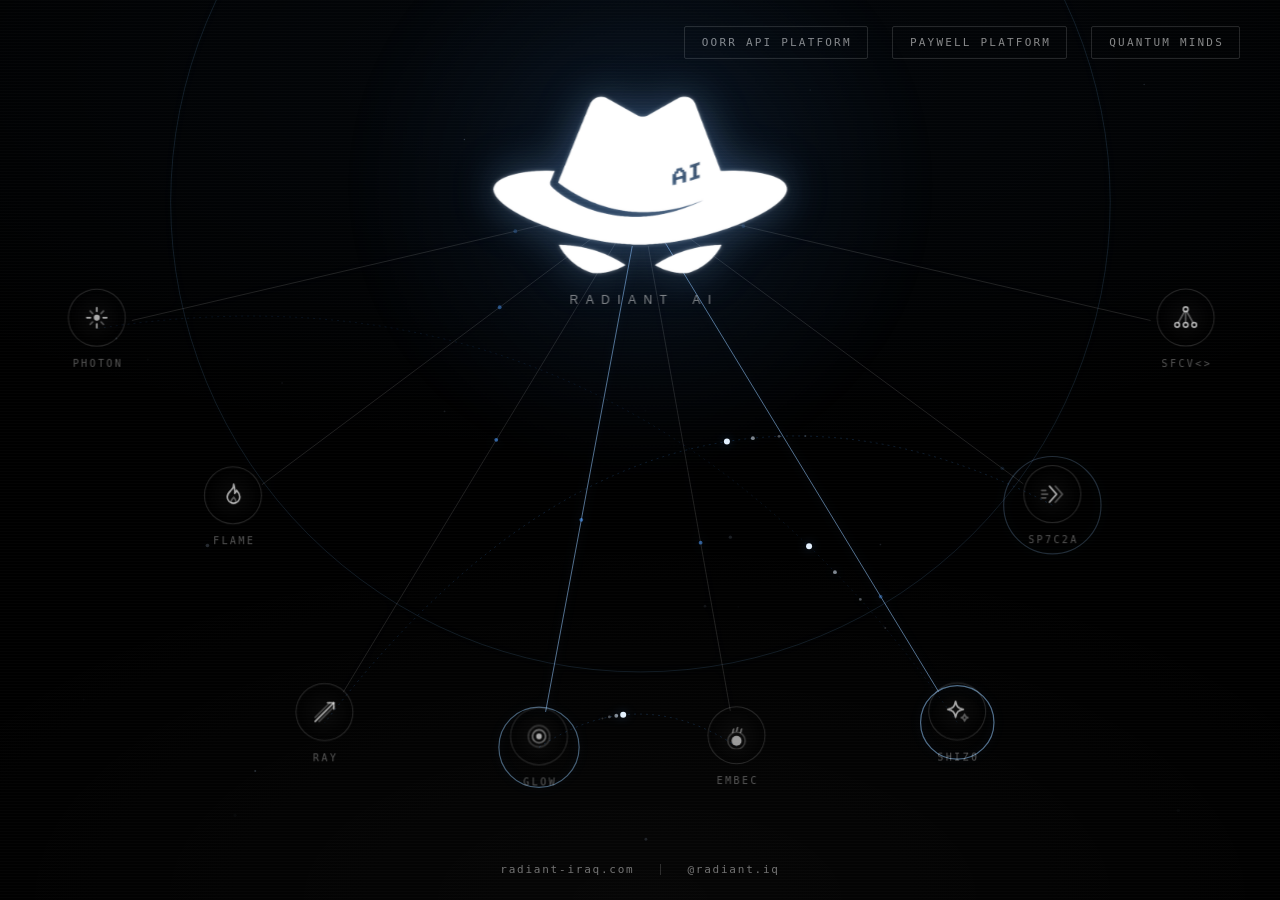
<file: index.html>
<!doctype html>
<html lang="en">
<head>
<meta charset="utf-8">
<meta name="viewport" content="width=device-width, initial-scale=1, viewport-fit=cover">
<title>Radiant AI</title>
<meta name="description" content="Radiant AI — an agent network.">
<meta name="theme-color" content="#000000">
<link rel="icon" type="image/png" href="assets/favicon.png">
<link rel="stylesheet" href="styles.css">
</head>
<body>

<div class="vignette" aria-hidden="true"></div>
<div class="scanlines" aria-hidden="true"></div>
<div class="boot" aria-hidden="true"></div>

<main class="shell">

  <nav class="topnav" aria-label="Primary">
    <a class="navlink" href="docs/oorr/">oorr api platform</a>
    <a class="navlink" href="hackathon/">PayWell Platform</a>
    <a class="navlink" href="quantum-minds/">Quantum Minds</a>
  </nav>

  <section class="stage" id="stage">
    <svg class="edges" id="edges" aria-hidden="true">
      <g id="gMotes"></g>
      <g id="gSonar"></g>
      <g id="gEdges"></g>
      <g id="gPings"></g>
      <g id="gPackets"></g>
    </svg>

    <div class="node node--root" id="root">
      <div class="core">
        <span class="halo" aria-hidden="true"></span>
        <div class="mark-wrap" id="markWrap">
          <img src="assets/radiant-mark.png" alt="Radiant AI" class="mark" draggable="false">
          <span class="ghost ghost--a" aria-hidden="true"></span>
          <span class="ghost ghost--b" aria-hidden="true"></span>
        </div>
        <span class="wordmark" data-text="Radiant AI">Radiant&#8202;&nbsp;AI</span>
      </div>
    </div>

    <div class="node node--agent" data-agent="photon">
      <div class="core">
        <span class="disc">
          <svg viewBox="0 0 24 24" class="icon" aria-hidden="true">
            <circle cx="12" cy="12" r="2.6" fill="currentColor" stroke="none"/>
            <path d="M12 3.4v3.2M12 17.4v3.2M3.4 12h3.2M17.4 12h3.2"/>
            <path d="M6.3 6.3l2.1 2.1M15.6 15.6l2.1 2.1M17.7 6.3l-2.1 2.1M8.4 15.6l-2.1 2.1" opacity=".5"/>
          </svg>
        </span>
        <span class="label">Photon</span>
      </div>
    </div>

    <div class="node node--agent" data-agent="flame">
      <div class="core">
        <span class="disc">
          <svg viewBox="0 0 24 24" class="icon" aria-hidden="true">
            <path d="M12.6 2.4c.5 2.6-1 3.9-2.5 5.4-1.7 1.7-3 3.2-3 5.5a5.4 5.4 0 0 0 10.8 0c0-2.4-1.4-4.2-2.7-5.6-.2 1.3-.8 2.1-1.7 2.5.5-2.7-.2-5.2-.9-7.8Z"/>
            <path d="M12.1 19c1.4 0 2.4-.9 2.4-2.1 0-1.4-1.2-2.1-1.8-3.3-.6 1-1.4 1.5-1.9 2.3-.5.9-.5 3.1 1.3 3.1Z" opacity=".5"/>
          </svg>
        </span>
        <span class="label">Flame</span>
      </div>
    </div>

    <div class="node node--agent" data-agent="ray">
      <div class="core">
        <span class="disc">
          <svg viewBox="0 0 24 24" class="icon" aria-hidden="true">
            <path d="M4 20 20 4"/>
            <path d="M14.6 4H20v5.4"/>
            <path d="M7.4 20 20 7.4M4 16.6 16.6 4" opacity=".38"/>
          </svg>
        </span>
        <span class="label">Ray</span>
      </div>
    </div>

    <div class="node node--agent" data-agent="glow">
      <div class="core">
        <span class="disc">
          <svg viewBox="0 0 24 24" class="icon" aria-hidden="true">
            <circle cx="12" cy="12" r="2.4" fill="currentColor" stroke="none"/>
            <circle cx="12" cy="12" r="5.6" opacity=".6"/>
            <circle cx="12" cy="12" r="9.2" opacity=".26"/>
          </svg>
        </span>
        <span class="label">Glow</span>
      </div>
    </div>

    <div class="node node--agent" data-agent="ember">
      <div class="core">
        <span class="disc">
          <svg viewBox="0 0 24 24" class="icon" aria-hidden="true">
            <circle cx="12" cy="16.6" r="4.3" fill="currentColor" stroke="none" opacity=".9"/>
            <circle cx="12" cy="16.6" r="7.4" opacity=".3"/>
            <path d="M8.6 9.4c1-.8 0-1.9 1-2.7M12 8.2c1-.8 0-1.9 1-2.7M15.4 9.4c1-.8 0-1.9 1-2.7" opacity=".6"/>
          </svg>
        </span>
        <span class="label">Ember</span>
      </div>
    </div>

    <div class="node node--agent" data-agent="shine">
      <div class="core">
        <span class="disc">
          <svg viewBox="0 0 24 24" class="icon" aria-hidden="true">
            <path d="M10.6 3.4c.9 4.6 2.1 5.9 6.7 6.8-4.6.9-5.8 2.2-6.7 6.8-.9-4.6-2.2-5.9-6.8-6.8 4.6-.9 5.9-2.2 6.8-6.8Z"/>
            <path d="M18.3 14.4c.4 2 .9 2.5 2.9 2.9-2 .4-2.5.9-2.9 2.9-.4-2-.9-2.5-2.9-2.9 2-.4 2.5-.9 2.9-2.9Z" opacity=".5"/>
          </svg>
        </span>
        <span class="label">Shine</span>
      </div>
    </div>

    <div class="node node--agent" data-agent="sprint">
      <div class="core">
        <span class="disc">
          <svg viewBox="0 0 24 24" class="icon" aria-hidden="true">
            <path d="M9.6 5.2 15.6 12l-6 6.8"/>
            <path d="M14.6 5.2 20.6 12l-6 6.8" opacity=".45"/>
            <path d="M2.8 8.8h3.6M2.8 12h5.2M2.8 15.2h3.6" opacity=".45"/>
          </svg>
        </span>
        <span class="label">Sprint</span>
      </div>
    </div>

    <div class="node node--agent" data-agent="spread">
      <div class="core">
        <span class="disc">
          <svg viewBox="0 0 24 24" class="icon" aria-hidden="true">
            <path d="M11.1 6.6 5.6 16.4M12 6.8v9.4M12.9 6.6l5.5 9.8" opacity=".5"/>
            <circle cx="12" cy="4.8" r="2"/>
            <circle cx="4.7" cy="18.2" r="2"/>
            <circle cx="12" cy="18.2" r="2"/>
            <circle cx="19.3" cy="18.2" r="2"/>
          </svg>
        </span>
        <span class="label">Spread</span>
      </div>
    </div>
  </section>

  <footer class="foot">
    <a class="link" href="https://radiant-iraq.com" target="_blank" rel="noopener">radiant-iraq.com</a>
    <span class="sep" aria-hidden="true"></span>
    <a class="link" href="https://instagram.com/radiant.iq" target="_blank" rel="noopener">@radiant.iq</a>
  </footer>

</main>

<script src="graph.js"></script>
</body>
</html>
</file>
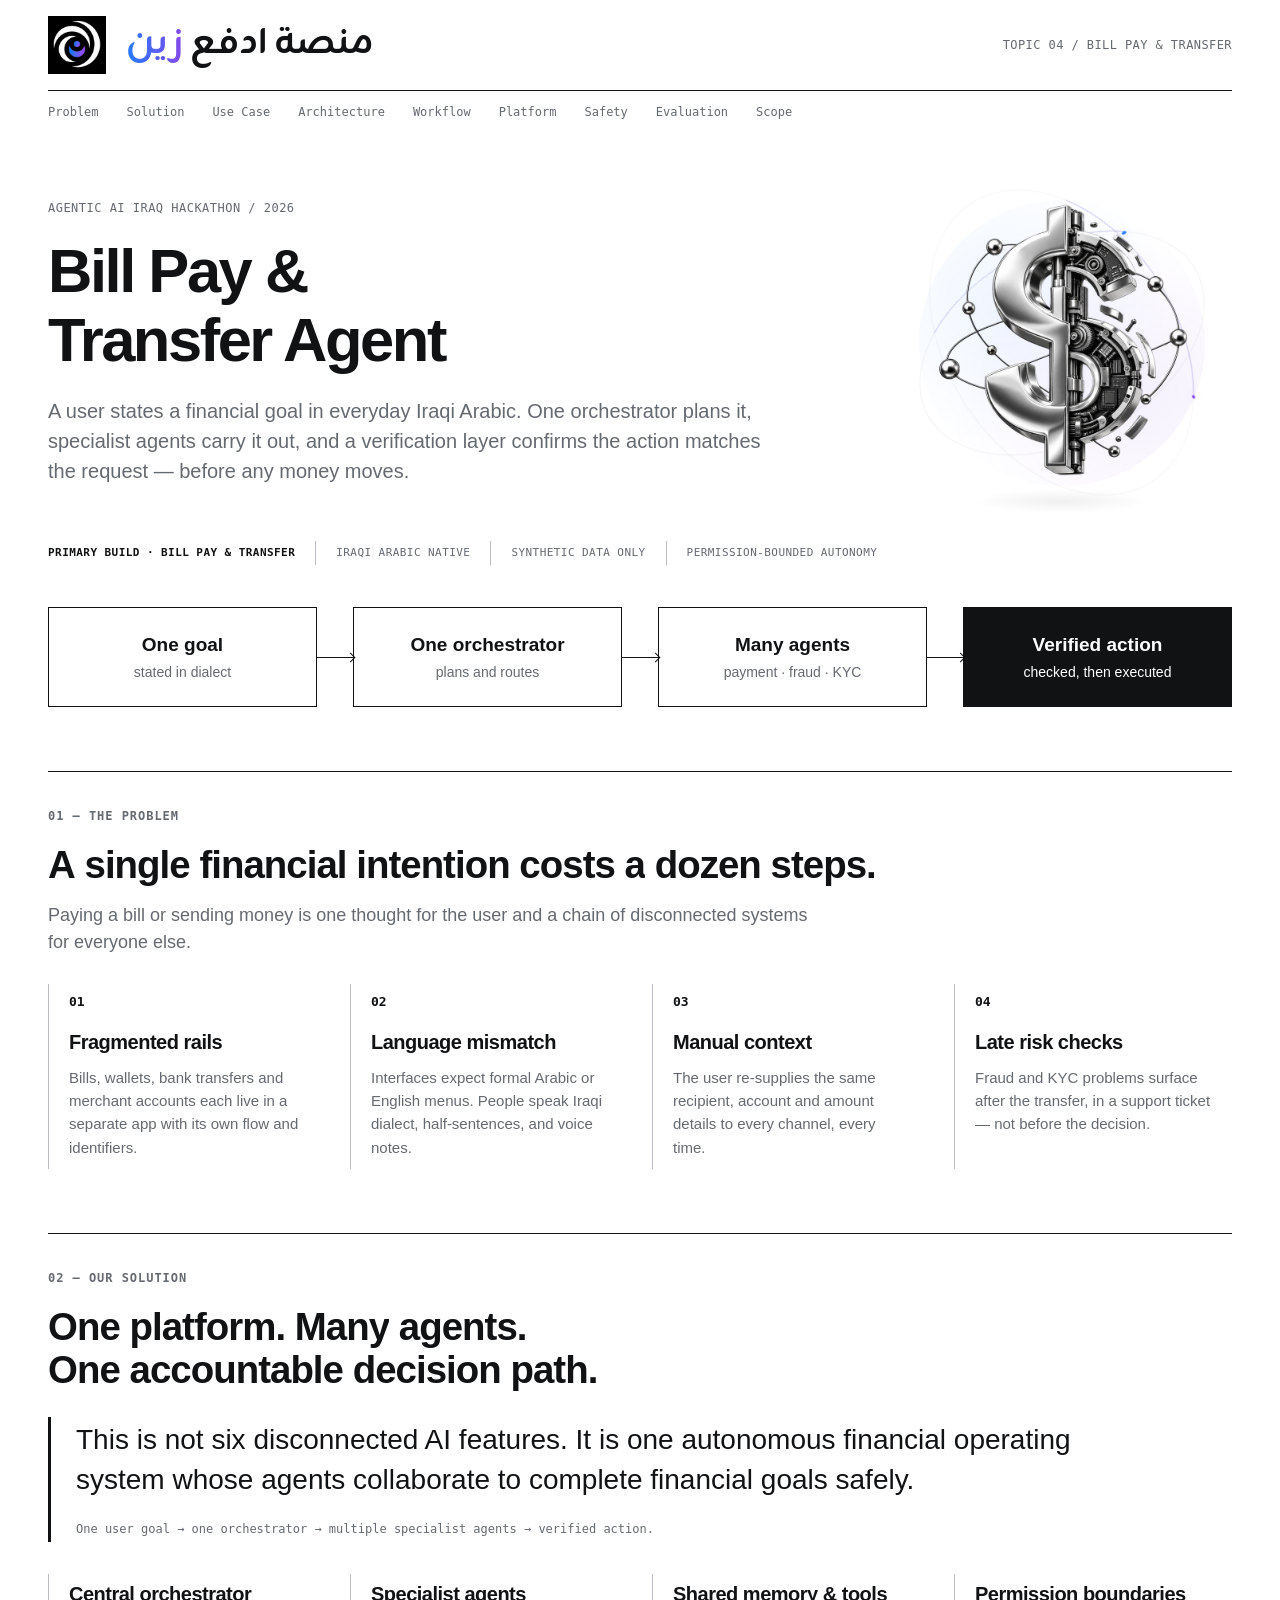
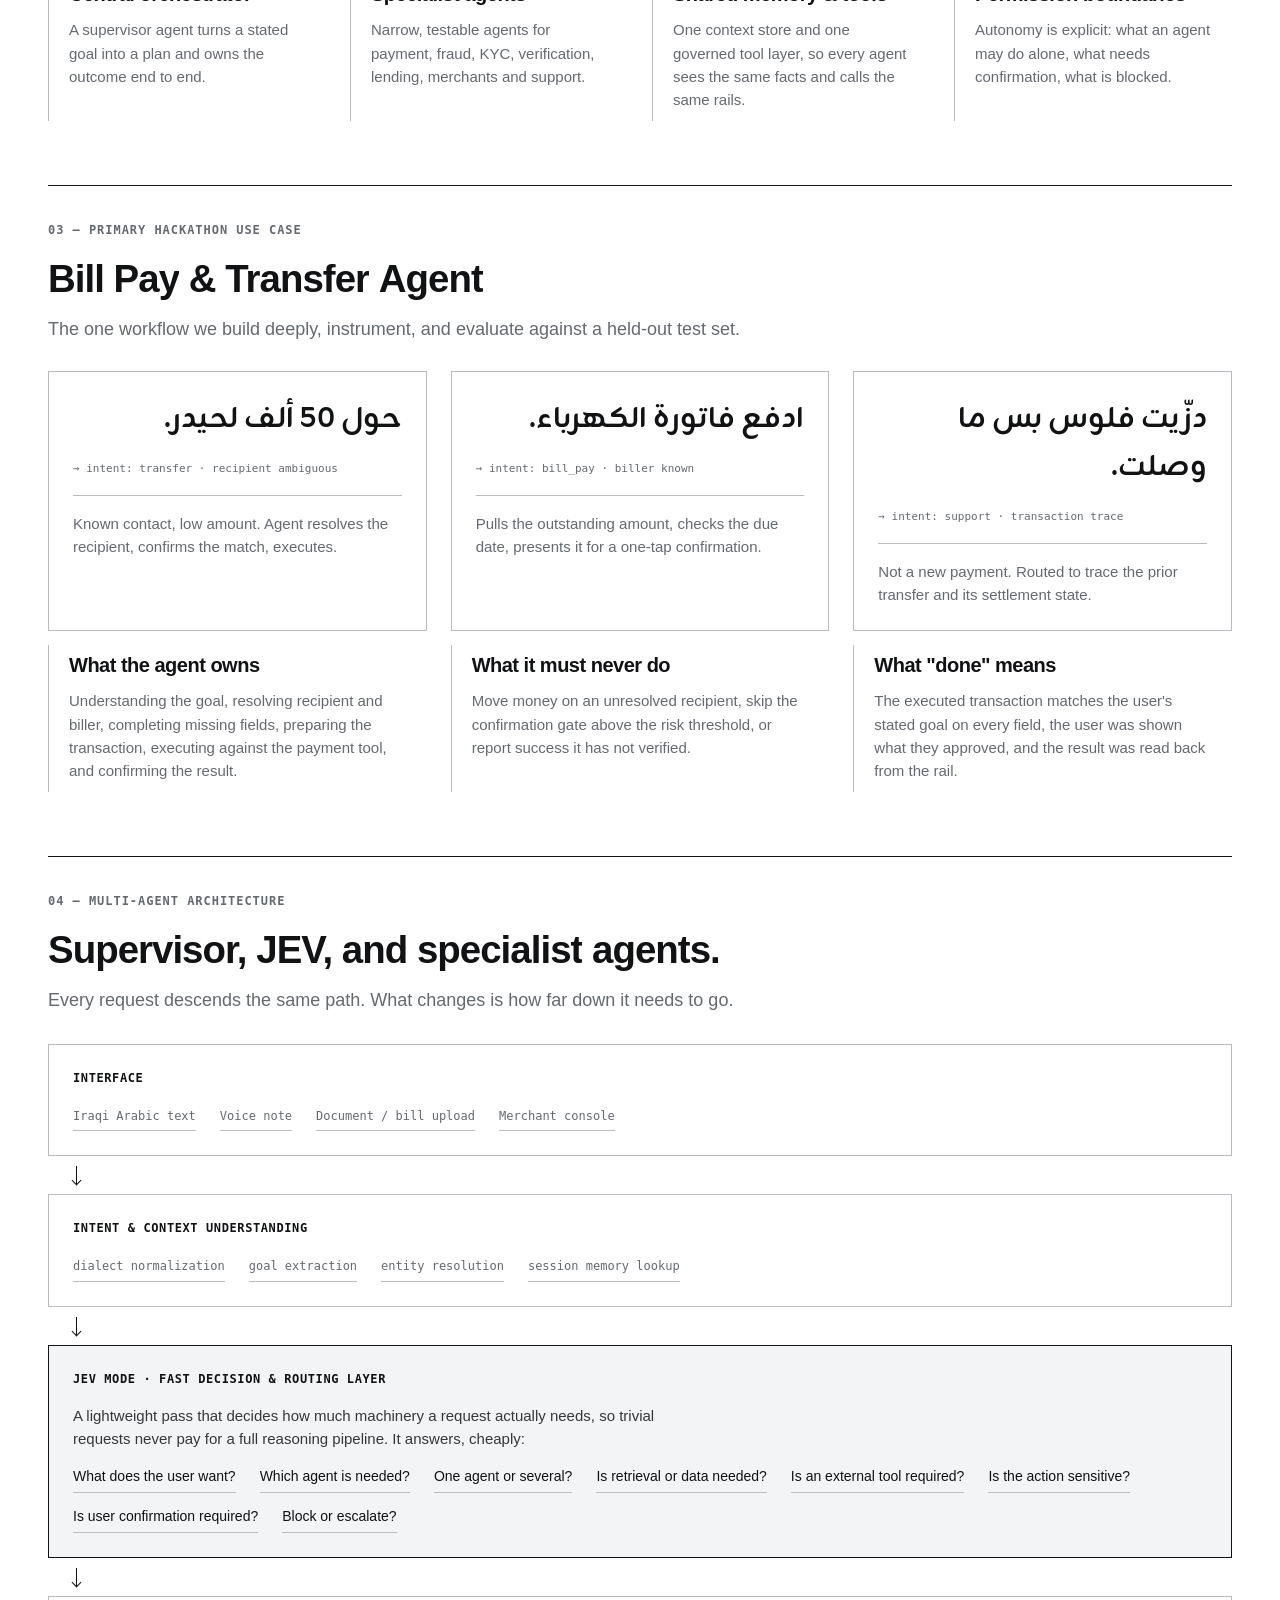
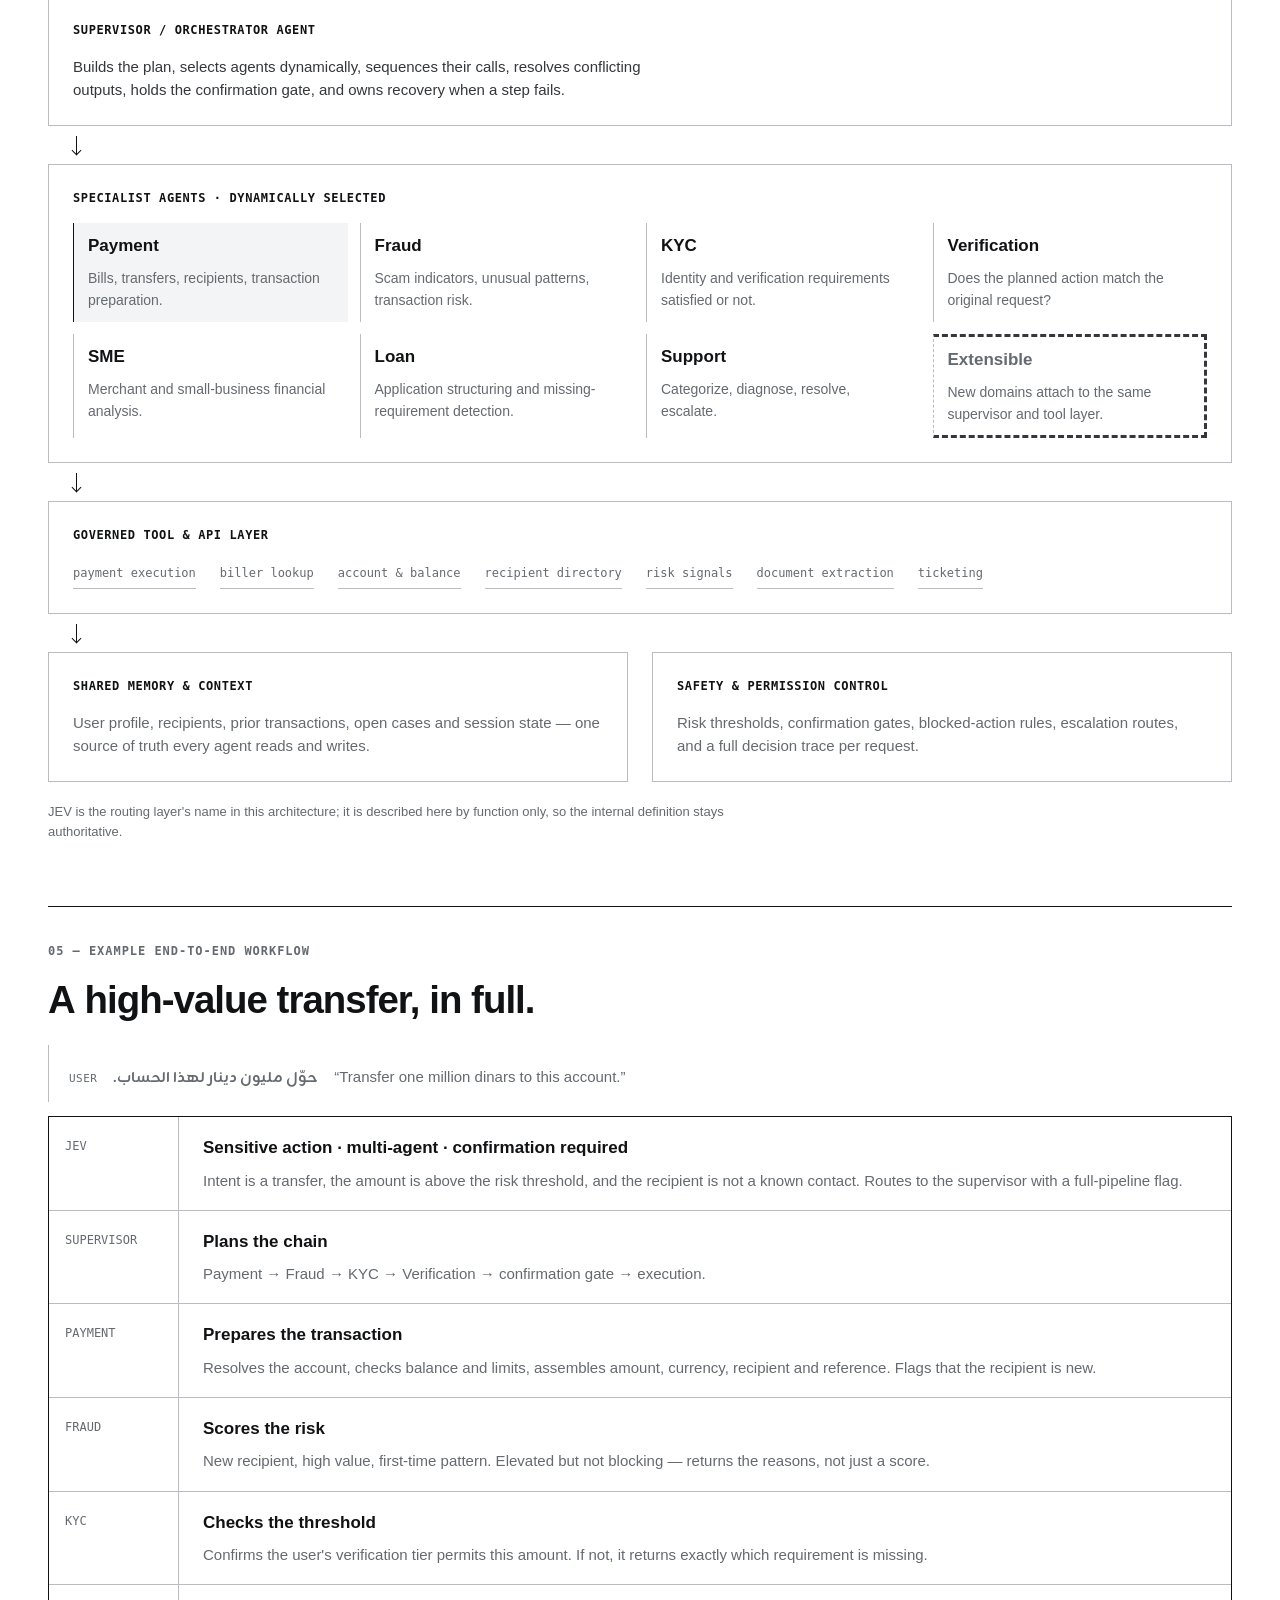
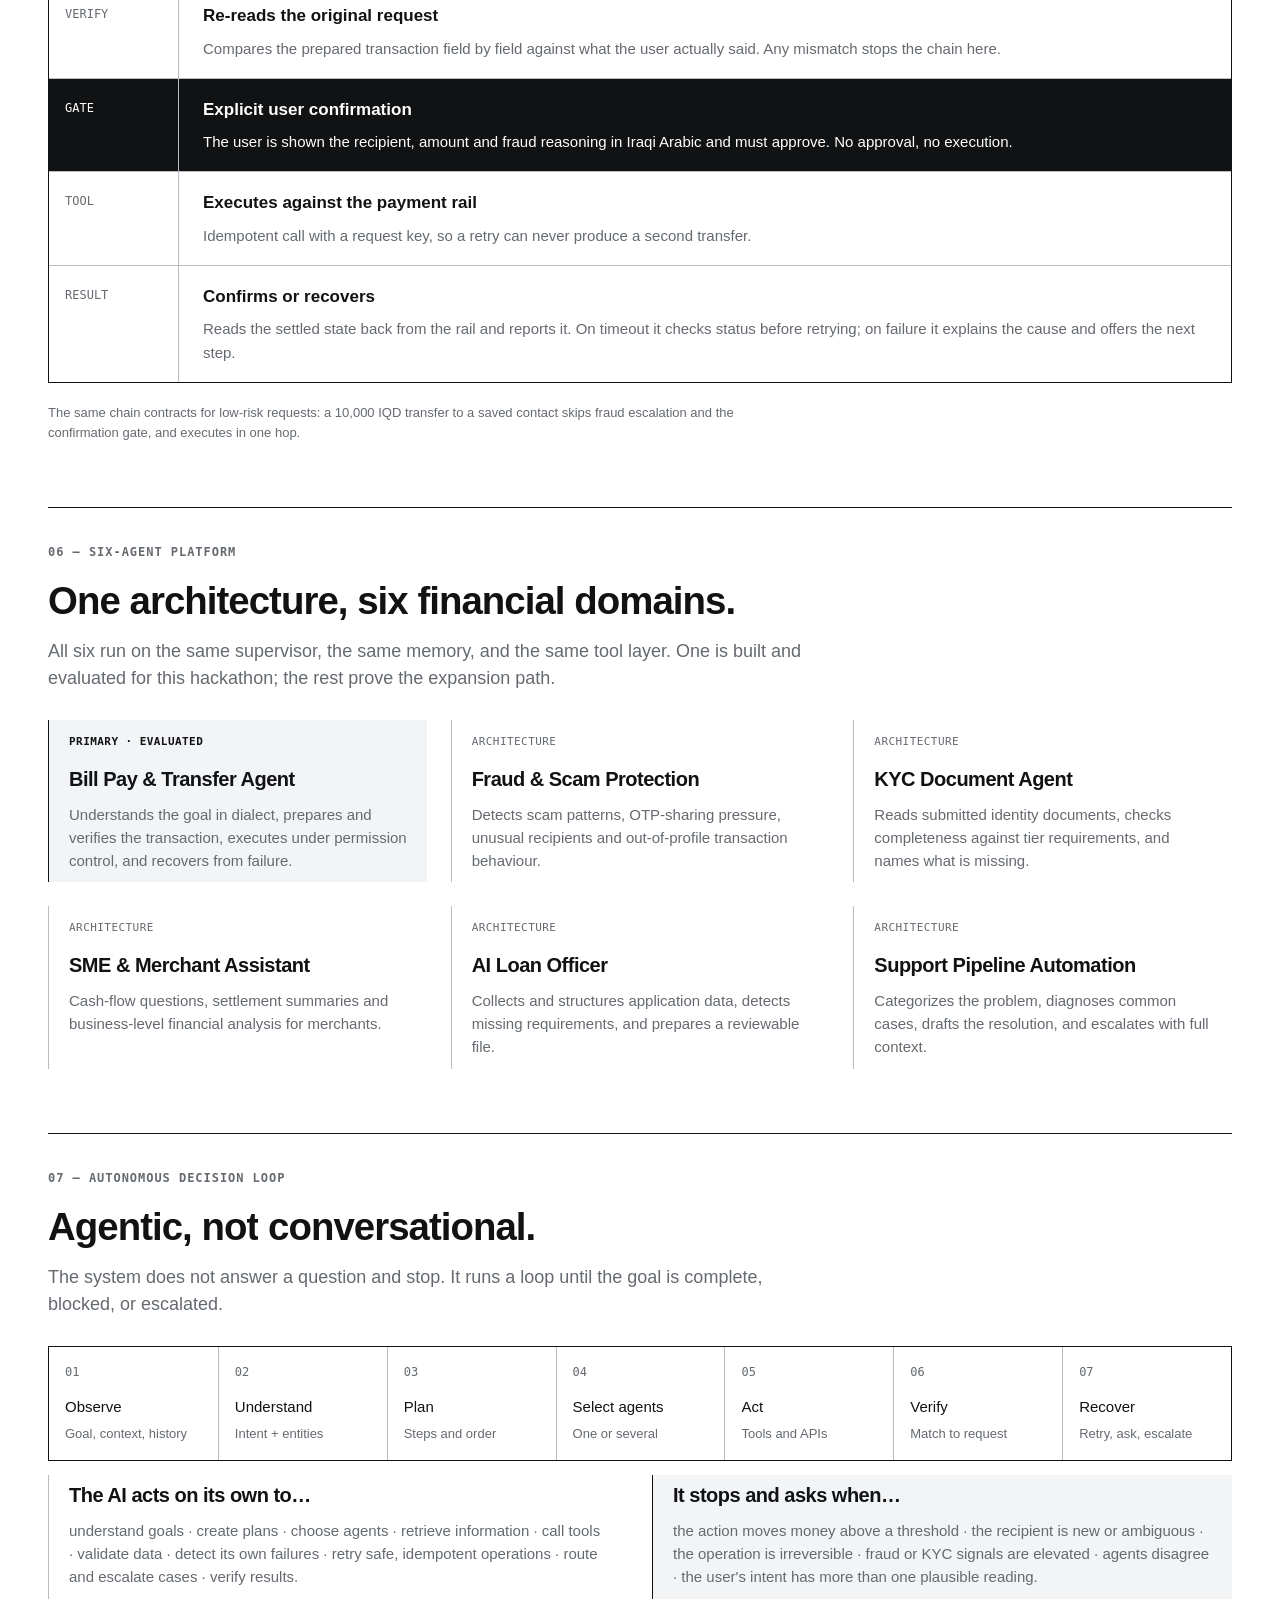
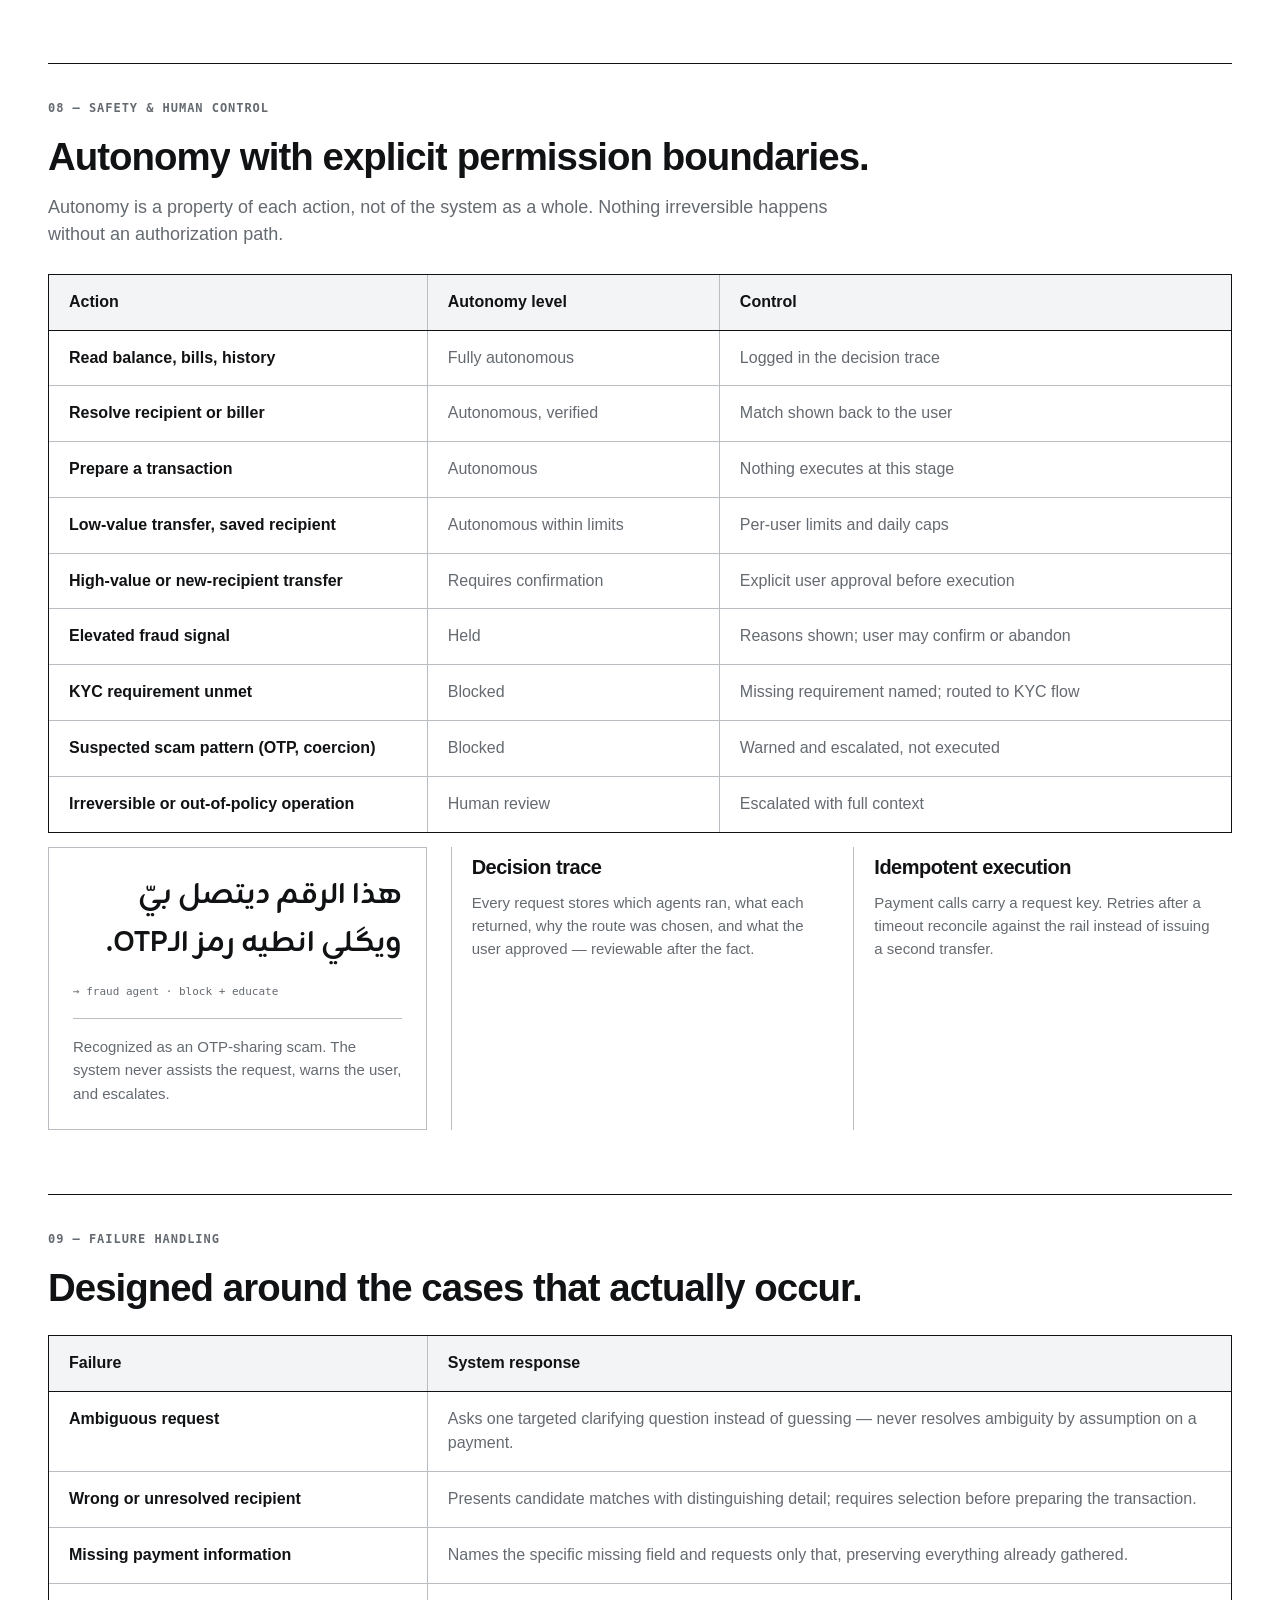
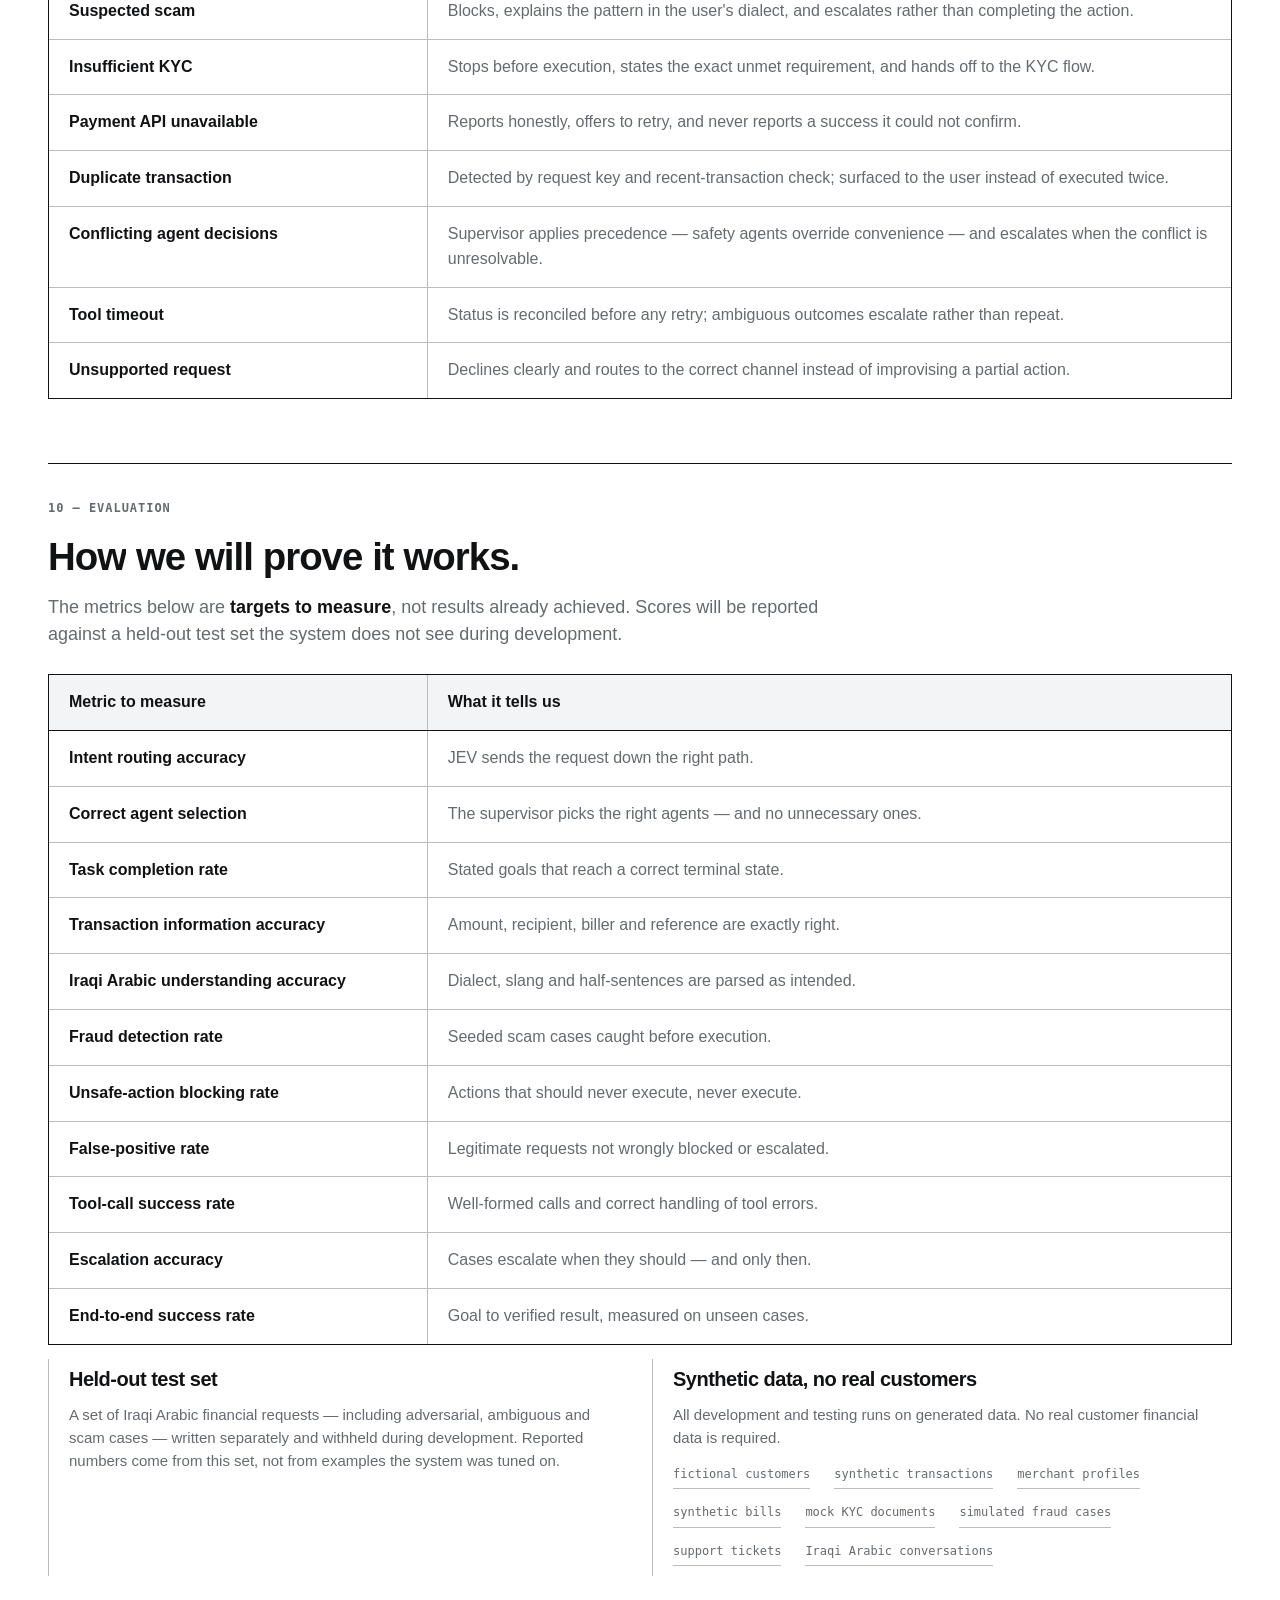
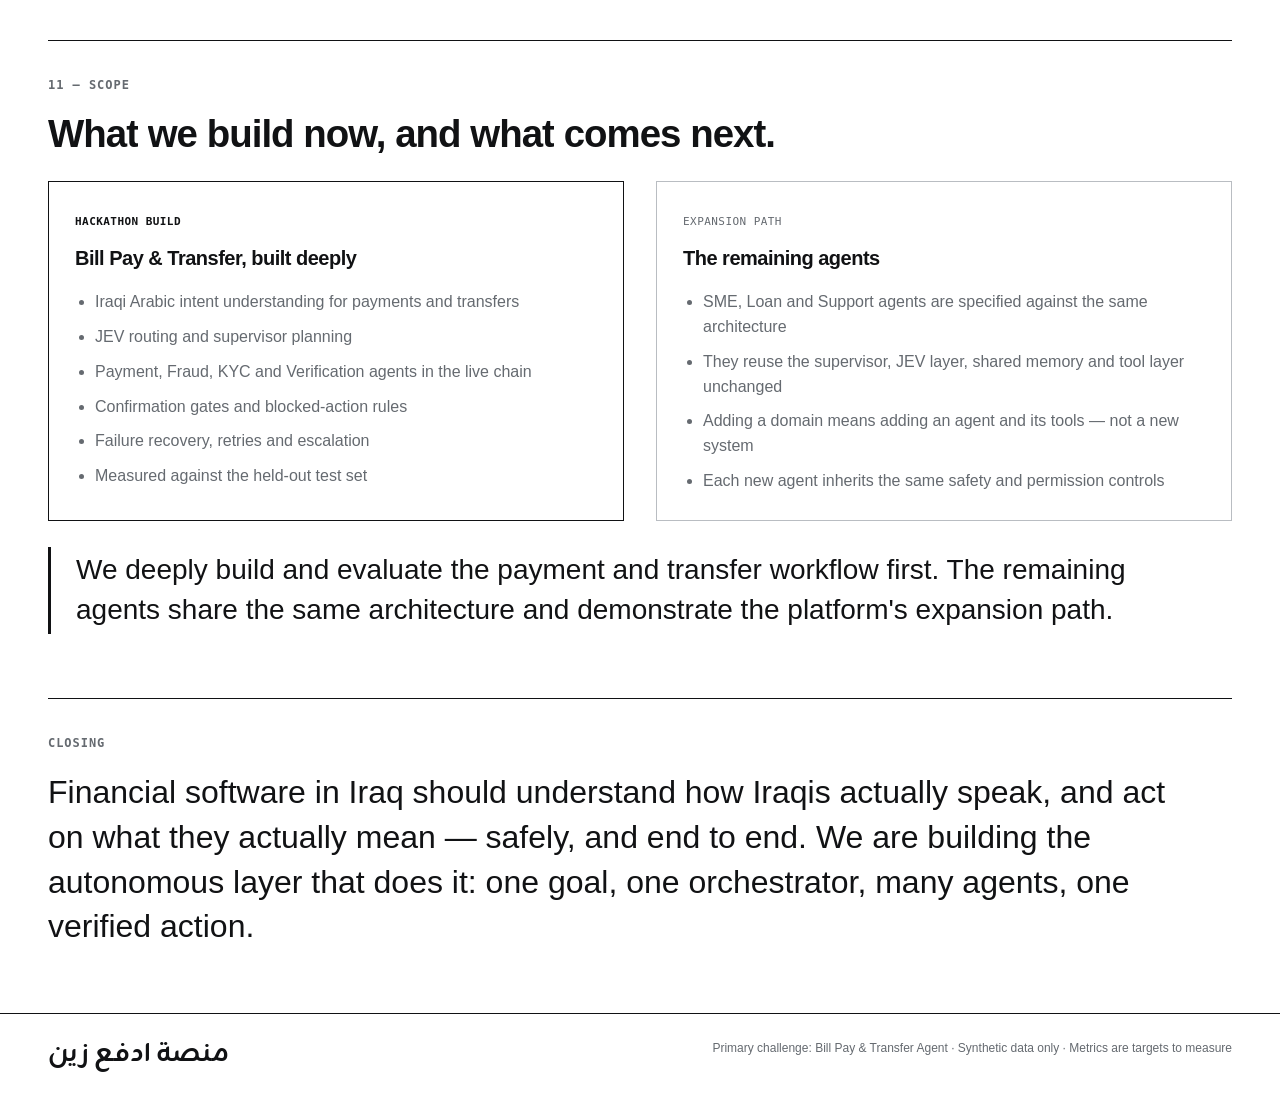
<file: hackathon/index.html>
<!DOCTYPE html>
<html lang="en">
<head>
<meta charset="utf-8">
<meta name="viewport" content="width=device-width, initial-scale=1">
<title>ادفع زين — Bill Pay &amp; Transfer Agent</title>
<meta name="description" content="One autonomous multi-agent financial platform. Primary hackathon challenge: Bill Pay &amp; Transfer Agent, native to Iraqi Arabic.">
<link rel="preload" href="./assets/zain-bold.ttf" as="font" type="font/ttf" crossorigin>
<link rel="stylesheet" href="./presentation.css">
<link rel="stylesheet" href="./motion.css">
<script defer src="./motion.js"></script>
<link rel="icon" href="./assets/edfaa-zain-mark.webp" type="image/webp">
</head>
<body>
<a class="skip-link" href="#main">Skip to content</a>

<nav class="nav" aria-label="Hackathon page">
  <span class="reading-progress" aria-hidden="true"></span>
  <div class="nav-in">
    <div class="masthead">
      <a class="brand" href="#overview" aria-label="منصة ادفع زين — overview">
        <span class="brand-mark"><img src="./assets/edfaa-zain-mark.webp" width="1448" height="1086" alt=""></span>
        <span class="brand-name" lang="ar" dir="rtl">منصة ادفع <span class="zain">زين</span></span>
      </a>
      <span class="topic-label">TOPIC 04 / BILL PAY &amp; TRANSFER</span>
    </div>
    <div class="nav-toolbar">
    <ul class="section-nav">
      <li><a href="#problem">Problem</a></li>
      <li><a href="#solution">Solution</a></li>
      <li><a href="#usecase">Use Case</a></li>
      <li><a href="#architecture">Architecture</a></li>
      <li><a href="#workflow">Workflow</a></li>
      <li><a href="#platform">Platform</a></li>
      <li><a href="#safety">Safety</a></li>
      <li><a href="#evaluation">Evaluation</a></li>
      <li><a href="#scope">Scope</a></li>
    </ul>
    </div>
  </div>
</nav>

<main id="main">

<!-- 1 · HERO -->
<section class="hero" id="overview">
  <div class="wrap">
    <div class="hero-grid">
      <div class="hero-copy">
        <div class="kicker">Agentic AI Iraq Hackathon / 2026</div>
        <h1><span class="title-line"><span>Bill Pay &amp;</span></span> <span class="title-line"><span>Transfer Agent</span></span></h1>
    <p class="value">
      A user states a financial goal in everyday Iraqi Arabic. One orchestrator plans it, specialist agents
      carry it out, and a verification layer confirms the action matches the request — before any money moves.
    </p>
      </div>
      <figure class="hero-art" aria-hidden="true">
        <div class="dollar-stage">
          <div class="dollar-ambient"></div>
          <div class="dollar-shadow"></div>
          <div class="dollar-depth">
            <div class="dollar-orbit"><span class="orbit-track"></span></div>
            <div class="dollar-orbit dollar-orbit--second"><span class="orbit-track"></span></div>
            <div class="dollar-float">
              <img src="./assets/robotic-dollar.webp" width="768" height="768" alt="" fetchpriority="high">
              <span class="dollar-glint"></span>
            </div>
          </div>
        </div>
      </figure>
    </div>
    <div class="chips">
      <span class="tag primary">Primary build · Bill Pay &amp; Transfer</span>
      <span class="tag">Iraqi Arabic native</span>
      <span class="tag">Synthetic data only</span>
      <span class="tag">Permission-bounded autonomy</span>
    </div>
    <div class="hero-line">
      <div><b>One goal</b><span>stated in dialect</span></div>
      <div><b>One orchestrator</b><span>plans and routes</span></div>
      <div><b>Many agents</b><span>payment · fraud · KYC</span></div>
      <div><b>Verified action</b><span>checked, then executed</span></div>
    </div>
  </div>
</section>

<!-- 2 · PROBLEM -->
<section id="problem">
  <div class="wrap">
    <div class="eyebrow">01 — The problem</div>
    <h2>A single financial intention costs a dozen steps.</h2>
    <p class="lede">Paying a bill or sending money is one thought for the user and a chain of disconnected systems for everyone else.</p>
    <div class="grid g4" style="margin-top:28px">
      <div class="card"><span class="num">01</span><h3>Fragmented rails</h3><p>Bills, wallets, bank transfers and merchant accounts each live in a separate app with its own flow and identifiers.</p></div>
      <div class="card"><span class="num">02</span><h3>Language mismatch</h3><p>Interfaces expect formal Arabic or English menus. People speak Iraqi dialect, half-sentences, and voice notes.</p></div>
      <div class="card"><span class="num">03</span><h3>Manual context</h3><p>The user re-supplies the same recipient, account and amount details to every channel, every time.</p></div>
      <div class="card"><span class="num">04</span><h3>Late risk checks</h3><p>Fraud and KYC problems surface after the transfer, in a support ticket — not before the decision.</p></div>
    </div>
  </div>
</section>

<!-- 3 · SOLUTION -->
<section id="solution">
  <div class="wrap">
    <div class="eyebrow">02 — Our solution</div>
    <h2>One platform. Many agents. One accountable decision path.</h2>
    <blockquote class="statement" style="margin-top:26px">
      This is not six disconnected AI features. It is one autonomous financial operating system whose agents
      collaborate to complete financial goals safely.
      <small>One user goal → one orchestrator → multiple specialist agents → verified action.</small>
    </blockquote>
    <div class="grid g4" style="margin-top:32px">
      <div class="card"><h3>Central orchestrator</h3><p>A supervisor agent turns a stated goal into a plan and owns the outcome end to end.</p></div>
      <div class="card"><h3>Specialist agents</h3><p>Narrow, testable agents for payment, fraud, KYC, verification, lending, merchants and support.</p></div>
      <div class="card"><h3>Shared memory &amp; tools</h3><p>One context store and one governed tool layer, so every agent sees the same facts and calls the same rails.</p></div>
      <div class="card"><h3>Permission boundaries</h3><p>Autonomy is explicit: what an agent may do alone, what needs confirmation, what is blocked.</p></div>
    </div>
  </div>
</section>

<!-- 4 · PRIMARY USE CASE -->
<section id="usecase">
  <div class="wrap">
    <div class="eyebrow">03 — Primary hackathon use case</div>
    <h2>Bill Pay &amp; Transfer Agent</h2>
    <p class="lede">The one workflow we build deeply, instrument, and evaluate against a held-out test set.</p>

    <div class="ar-grid" style="margin-top:28px">
      <div class="ar-card">
        <p class="ar">حول ٥٠ ألف لحيدر.</p>
        <p class="route">→ intent: transfer · recipient ambiguous</p>
        <p class="gloss">Known contact, low amount. Agent resolves the recipient, confirms the match, executes.</p>
      </div>
      <div class="ar-card">
        <p class="ar">ادفع فاتورة الكهرباء.</p>
        <p class="route">→ intent: bill_pay · biller known</p>
        <p class="gloss">Pulls the outstanding amount, checks the due date, presents it for a one-tap confirmation.</p>
      </div>
      <div class="ar-card">
        <p class="ar">دزّيت فلوس بس ما وصلت.</p>
        <p class="route">→ intent: support · transaction trace</p>
        <p class="gloss">Not a new payment. Routed to trace the prior transfer and its settlement state.</p>
      </div>
    </div>

    <div class="grid g3" style="margin-top:14px">
      <div class="card"><h3>What the agent owns</h3><p>Understanding the goal, resolving recipient and biller, completing missing fields, preparing the transaction, executing against the payment tool, and confirming the result.</p></div>
      <div class="card"><h3>What it must never do</h3><p>Move money on an unresolved recipient, skip the confirmation gate above the risk threshold, or report success it has not verified.</p></div>
      <div class="card"><h3>What "done" means</h3><p>The executed transaction matches the user's stated goal on every field, the user was shown what they approved, and the result was read back from the rail.</p></div>
    </div>
  </div>
</section>

<!-- 5 · ARCHITECTURE -->
<section id="architecture">
  <div class="wrap">
    <div class="eyebrow">04 — Multi-agent architecture</div>
    <h2>Supervisor, JEV, and specialist agents.</h2>
    <p class="lede">Every request descends the same path. What changes is how far down it needs to go.</p>

    <div class="arch" style="margin-top:30px">

      <div class="layer">
        <div class="lbl">Interface</div>
        <div class="railrow">
          <span class="rail">Iraqi Arabic text</span>
          <span class="rail">Voice note</span>
          <span class="rail">Document / bill upload</span>
          <span class="rail">Merchant console</span>
        </div>
      </div>
      <div class="arrow"></div>

      <div class="layer">
        <div class="lbl">Intent &amp; context understanding</div>
        <div class="railrow">
          <span class="rail">dialect normalization</span>
          <span class="rail">goal extraction</span>
          <span class="rail">entity resolution</span>
          <span class="rail">session memory lookup</span>
        </div>
      </div>
      <div class="arrow"></div>

      <div class="layer jev">
        <div class="lbl">JEV mode · fast decision &amp; routing layer</div>
        <p style="font-size:.9375rem; color:var(--text); margin-bottom:12px; max-width:70ch">
          A lightweight pass that decides how much machinery a request actually needs, so trivial requests never
          pay for a full reasoning pipeline. It answers, cheaply:
        </p>
        <div class="jev-q">
          <span>What does the user want?</span>
          <span>Which agent is needed?</span>
          <span>One agent or several?</span>
          <span>Is retrieval or data needed?</span>
          <span>Is an external tool required?</span>
          <span>Is the action sensitive?</span>
          <span>Is user confirmation required?</span>
          <span>Block or escalate?</span>
        </div>
      </div>
      <div class="arrow"></div>

      <div class="layer">
        <div class="lbl">Supervisor / orchestrator agent</div>
        <p style="font-size:.9375rem; color:var(--text); max-width:70ch">
          Builds the plan, selects agents dynamically, sequences their calls, resolves conflicting outputs,
          holds the confirmation gate, and owns recovery when a step fails.
        </p>
      </div>
      <div class="arrow"></div>

      <div class="layer">
        <div class="lbl">Specialist agents · dynamically selected</div>
        <div class="agentgrid">
          <div class="agent primary"><b>Payment</b><span>Bills, transfers, recipients, transaction preparation.</span></div>
          <div class="agent"><b>Fraud</b><span>Scam indicators, unusual patterns, transaction risk.</span></div>
          <div class="agent"><b>KYC</b><span>Identity and verification requirements satisfied or not.</span></div>
          <div class="agent"><b>Verification</b><span>Does the planned action match the original request?</span></div>
          <div class="agent"><b>SME</b><span>Merchant and small-business financial analysis.</span></div>
          <div class="agent"><b>Loan</b><span>Application structuring and missing-requirement detection.</span></div>
          <div class="agent"><b>Support</b><span>Categorize, diagnose, resolve, escalate.</span></div>
          <div class="agent ghost" style="background:transparent; border-style:dashed"><b style="color:var(--faint)">Extensible</b><span>New domains attach to the same supervisor and tool layer.</span></div>
        </div>
      </div>
      <div class="arrow"></div>

      <div class="layer">
        <div class="lbl">Governed tool &amp; API layer</div>
        <div class="railrow">
          <span class="rail">payment execution</span>
          <span class="rail">biller lookup</span>
          <span class="rail">account &amp; balance</span>
          <span class="rail">recipient directory</span>
          <span class="rail">risk signals</span>
          <span class="rail">document extraction</span>
          <span class="rail">ticketing</span>
        </div>
      </div>
      <div class="arrow"></div>

      <div class="sidebars">
        <div class="layer">
          <div class="lbl">Shared memory &amp; context</div>
          <p style="font-size:.9375rem; color:var(--muted)">User profile, recipients, prior transactions, open cases and session state — one source of truth every agent reads and writes.</p>
        </div>
        <div class="layer">
          <div class="lbl">Safety &amp; permission control</div>
          <p style="font-size:.9375rem; color:var(--muted)">Risk thresholds, confirmation gates, blocked-action rules, escalation routes, and a full decision trace per request.</p>
        </div>
      </div>

    </div>
    <p class="note">JEV is the routing layer's name in this architecture; it is described here by function only, so the internal definition stays authoritative.</p>
  </div>
</section>

<!-- 6 · WORKFLOW -->
<section id="workflow">
  <div class="wrap">
    <div class="eyebrow">05 — Example end-to-end workflow</div>
    <h2>A high-value transfer, in full.</h2>
    <div class="card" style="margin-top:24px; display:flex; align-items:baseline; gap:16px; flex-wrap:wrap">
      <span class="tag">User</span>
      <p class="ar">حوّل مليون دينار لهذا الحساب.</p>
      <p style="font-size:.9375rem; color:var(--faint)">“Transfer one million dinars to this account.”</p>
    </div>

    <div class="steps" style="margin-top:14px">
      <div class="step"><div class="who">JEV</div><div class="what"><b>Sensitive action · multi-agent · confirmation required</b><p>Intent is a transfer, the amount is above the risk threshold, and the recipient is not a known contact. Routes to the supervisor with a full-pipeline flag.</p></div></div>
      <div class="step"><div class="who">Supervisor</div><div class="what"><b>Plans the chain</b><p>Payment → Fraud → KYC → Verification → confirmation gate → execution.</p></div></div>
      <div class="step"><div class="who">Payment</div><div class="what"><b>Prepares the transaction</b><p>Resolves the account, checks balance and limits, assembles amount, currency, recipient and reference. Flags that the recipient is new.</p></div></div>
      <div class="step"><div class="who">Fraud</div><div class="what"><b>Scores the risk</b><p>New recipient, high value, first-time pattern. Elevated but not blocking — returns the reasons, not just a score.</p></div></div>
      <div class="step"><div class="who">KYC</div><div class="what"><b>Checks the threshold</b><p>Confirms the user's verification tier permits this amount. If not, it returns exactly which requirement is missing.</p></div></div>
      <div class="step"><div class="who">Verify</div><div class="what"><b>Re-reads the original request</b><p>Compares the prepared transaction field by field against what the user actually said. Any mismatch stops the chain here.</p></div></div>
      <div class="step gate"><div class="who">Gate</div><div class="what"><b>Explicit user confirmation</b><p>The user is shown the recipient, amount and fraud reasoning in Iraqi Arabic and must approve. No approval, no execution.</p></div></div>
      <div class="step"><div class="who">Tool</div><div class="what"><b>Executes against the payment rail</b><p>Idempotent call with a request key, so a retry can never produce a second transfer.</p></div></div>
      <div class="step"><div class="who">Result</div><div class="what"><b>Confirms or recovers</b><p>Reads the settled state back from the rail and reports it. On timeout it checks status before retrying; on failure it explains the cause and offers the next step.</p></div></div>
    </div>
    <p class="note">The same chain contracts for low-risk requests: a 10,000 IQD transfer to a saved contact skips fraud escalation and the confirmation gate, and executes in one hop.</p>
  </div>
</section>

<!-- 7 · PLATFORM -->
<section id="platform">
  <div class="wrap">
    <div class="eyebrow">06 — Six-agent platform</div>
    <h2>One architecture, six financial domains.</h2>
    <p class="lede">All six run on the same supervisor, the same memory, and the same tool layer. One is built and evaluated for this hackathon; the rest prove the expansion path.</p>
    <div class="grid g3" style="margin-top:28px">
      <div class="card" style="border-color:var(--accent-line); background:var(--accent-soft)">
        <span class="tag primary" style="margin-bottom:12px">Primary · evaluated</span>
        <h3>Bill Pay &amp; Transfer Agent</h3>
        <p>Understands the goal in dialect, prepares and verifies the transaction, executes under permission control, and recovers from failure.</p>
      </div>
      <div class="card"><span class="tag" style="margin-bottom:12px">Architecture</span><h3>Fraud &amp; Scam Protection</h3><p>Detects scam patterns, OTP-sharing pressure, unusual recipients and out-of-profile transaction behaviour.</p></div>
      <div class="card"><span class="tag" style="margin-bottom:12px">Architecture</span><h3>KYC Document Agent</h3><p>Reads submitted identity documents, checks completeness against tier requirements, and names what is missing.</p></div>
      <div class="card"><span class="tag" style="margin-bottom:12px">Architecture</span><h3>SME &amp; Merchant Assistant</h3><p>Cash-flow questions, settlement summaries and business-level financial analysis for merchants.</p></div>
      <div class="card"><span class="tag" style="margin-bottom:12px">Architecture</span><h3>AI Loan Officer</h3><p>Collects and structures application data, detects missing requirements, and prepares a reviewable file.</p></div>
      <div class="card"><span class="tag" style="margin-bottom:12px">Architecture</span><h3>Support Pipeline Automation</h3><p>Categorizes the problem, diagnoses common cases, drafts the resolution, and escalates with full context.</p></div>
    </div>
  </div>
</section>

<!-- 8 · AUTONOMY LOOP -->
<section id="autonomy">
  <div class="wrap">
    <div class="eyebrow">07 — Autonomous decision loop</div>
    <h2>Agentic, not conversational.</h2>
    <p class="lede">The system does not answer a question and stop. It runs a loop until the goal is complete, blocked, or escalated.</p>
    <div class="loop" style="margin-top:28px">
      <div class="mini"><i>01</i>Observe<em>Goal, context, history</em></div>
      <div class="mini"><i>02</i>Understand<em>Intent + entities</em></div>
      <div class="mini"><i>03</i>Plan<em>Steps and order</em></div>
      <div class="mini"><i>04</i>Select agents<em>One or several</em></div>
      <div class="mini"><i>05</i>Act<em>Tools and APIs</em></div>
      <div class="mini"><i>06</i>Verify<em>Match to request</em></div>
      <div class="mini"><i>07</i>Recover<em>Retry, ask, escalate</em></div>
    </div>
    <div class="grid g2" style="margin-top:14px">
      <div class="card">
        <h3>The AI acts on its own to…</h3>
        <p>understand goals · create plans · choose agents · retrieve information · call tools · validate data · detect its own failures · retry safe, idempotent operations · route and escalate cases · verify results.</p>
      </div>
      <div class="card" style="border-color:var(--amber-line); background:var(--amber-soft)">
        <h3>It stops and asks when…</h3>
        <p>the action moves money above a threshold · the recipient is new or ambiguous · the operation is irreversible · fraud or KYC signals are elevated · agents disagree · the user's intent has more than one plausible reading.</p>
      </div>
    </div>
  </div>
</section>

<!-- 9 · SAFETY -->
<section id="safety">
  <div class="wrap">
    <div class="eyebrow">08 — Safety &amp; human control</div>
    <h2>Autonomy with explicit permission boundaries.</h2>
    <p class="lede">Autonomy is a property of each action, not of the system as a whole. Nothing irreversible happens without an authorization path.</p>
    <div class="tbl-wrap" style="margin-top:26px">
      <table class="tbl">
        <thead><tr><th>Action</th><th>Autonomy level</th><th>Control</th></tr></thead>
        <tbody>
          <tr><td>Read balance, bills, history</td><td>Fully autonomous</td><td>Logged in the decision trace</td></tr>
          <tr><td>Resolve recipient or biller</td><td>Autonomous, verified</td><td>Match shown back to the user</td></tr>
          <tr><td>Prepare a transaction</td><td>Autonomous</td><td>Nothing executes at this stage</td></tr>
          <tr><td>Low-value transfer, saved recipient</td><td>Autonomous within limits</td><td>Per-user limits and daily caps</td></tr>
          <tr><td>High-value or new-recipient transfer</td><td>Requires confirmation</td><td>Explicit user approval before execution</td></tr>
          <tr><td>Elevated fraud signal</td><td>Held</td><td>Reasons shown; user may confirm or abandon</td></tr>
          <tr><td>KYC requirement unmet</td><td>Blocked</td><td>Missing requirement named; routed to KYC flow</td></tr>
          <tr><td>Suspected scam pattern (OTP, coercion)</td><td>Blocked</td><td>Warned and escalated, not executed</td></tr>
          <tr><td>Irreversible or out-of-policy operation</td><td>Human review</td><td>Escalated with full context</td></tr>
        </tbody>
      </table>
    </div>

    <div class="grid g3" style="margin-top:14px">
      <div class="ar-card">
        <p class="ar">هذا الرقم ديتصل بيّ ويگلي انطيه رمز الـOTP.</p>
        <p class="route">→ fraud agent · block + educate</p>
        <p class="gloss">Recognized as an OTP-sharing scam. The system never assists the request, warns the user, and escalates.</p>
      </div>
      <div class="card"><h3>Decision trace</h3><p>Every request stores which agents ran, what each returned, why the route was chosen, and what the user approved — reviewable after the fact.</p></div>
      <div class="card"><h3>Idempotent execution</h3><p>Payment calls carry a request key. Retries after a timeout reconcile against the rail instead of issuing a second transfer.</p></div>
    </div>
  </div>
</section>

<!-- 10 · FAILURE CASES -->
<section id="failures">
  <div class="wrap">
    <div class="eyebrow">09 — Failure handling</div>
    <h2>Designed around the cases that actually occur.</h2>
    <div class="tbl-wrap" style="margin-top:26px">
      <table class="tbl">
        <thead><tr><th>Failure</th><th>System response</th></tr></thead>
        <tbody>
          <tr><td class="wrap-ok">Ambiguous request</td><td>Asks one targeted clarifying question instead of guessing — never resolves ambiguity by assumption on a payment.</td></tr>
          <tr><td class="wrap-ok">Wrong or unresolved recipient</td><td>Presents candidate matches with distinguishing detail; requires selection before preparing the transaction.</td></tr>
          <tr><td class="wrap-ok">Missing payment information</td><td>Names the specific missing field and requests only that, preserving everything already gathered.</td></tr>
          <tr><td class="wrap-ok">Suspected scam</td><td>Blocks, explains the pattern in the user's dialect, and escalates rather than completing the action.</td></tr>
          <tr><td class="wrap-ok">Insufficient KYC</td><td>Stops before execution, states the exact unmet requirement, and hands off to the KYC flow.</td></tr>
          <tr><td class="wrap-ok">Payment API unavailable</td><td>Reports honestly, offers to retry, and never reports a success it could not confirm.</td></tr>
          <tr><td class="wrap-ok">Duplicate transaction</td><td>Detected by request key and recent-transaction check; surfaced to the user instead of executed twice.</td></tr>
          <tr><td class="wrap-ok">Conflicting agent decisions</td><td>Supervisor applies precedence — safety agents override convenience — and escalates when the conflict is unresolvable.</td></tr>
          <tr><td class="wrap-ok">Tool timeout</td><td>Status is reconciled before any retry; ambiguous outcomes escalate rather than repeat.</td></tr>
          <tr><td class="wrap-ok">Unsupported request</td><td>Declines clearly and routes to the correct channel instead of improvising a partial action.</td></tr>
        </tbody>
      </table>
    </div>
  </div>
</section>

<!-- 11 · EVALUATION -->
<section id="evaluation">
  <div class="wrap">
    <div class="eyebrow">10 — Evaluation</div>
    <h2>How we will prove it works.</h2>
    <p class="lede">
      The metrics below are <b style="color:var(--ink)">targets to measure</b>, not results already achieved. Scores will be
      reported against a held-out test set the system does not see during development.
    </p>

    <div class="tbl-wrap" style="margin-top:26px">
      <table class="tbl">
        <thead><tr><th>Metric to measure</th><th>What it tells us</th></tr></thead>
        <tbody>
          <tr><td>Intent routing accuracy</td><td>JEV sends the request down the right path.</td></tr>
          <tr><td>Correct agent selection</td><td>The supervisor picks the right agents — and no unnecessary ones.</td></tr>
          <tr><td>Task completion rate</td><td>Stated goals that reach a correct terminal state.</td></tr>
          <tr><td>Transaction information accuracy</td><td>Amount, recipient, biller and reference are exactly right.</td></tr>
          <tr><td>Iraqi Arabic understanding accuracy</td><td>Dialect, slang and half-sentences are parsed as intended.</td></tr>
          <tr><td>Fraud detection rate</td><td>Seeded scam cases caught before execution.</td></tr>
          <tr><td>Unsafe-action blocking rate</td><td>Actions that should never execute, never execute.</td></tr>
          <tr><td>False-positive rate</td><td>Legitimate requests not wrongly blocked or escalated.</td></tr>
          <tr><td>Tool-call success rate</td><td>Well-formed calls and correct handling of tool errors.</td></tr>
          <tr><td>Escalation accuracy</td><td>Cases escalate when they should — and only then.</td></tr>
          <tr><td>End-to-end success rate</td><td>Goal to verified result, measured on unseen cases.</td></tr>
        </tbody>
      </table>
    </div>

    <div class="grid g2" style="margin-top:14px">
      <div class="card">
        <h3>Held-out test set</h3>
        <p>A set of Iraqi Arabic financial requests — including adversarial, ambiguous and scam cases — written separately and withheld during development. Reported numbers come from this set, not from examples the system was tuned on.</p>
      </div>
      <div class="card">
        <h3>Synthetic data, no real customers</h3>
        <p style="margin-bottom:12px">All development and testing runs on generated data. No real customer financial data is required.</p>
        <div class="railrow">
          <span class="rail">fictional customers</span>
          <span class="rail">synthetic transactions</span>
          <span class="rail">merchant profiles</span>
          <span class="rail">synthetic bills</span>
          <span class="rail">mock KYC documents</span>
          <span class="rail">simulated fraud cases</span>
          <span class="rail">support tickets</span>
          <span class="rail">Iraqi Arabic conversations</span>
        </div>
      </div>
    </div>
  </div>
</section>

<!-- 12 · SCOPE -->
<section id="scope">
  <div class="wrap">
    <div class="eyebrow">11 — Scope</div>
    <h2>What we build now, and what comes next.</h2>
    <div class="scope" style="margin-top:26px">
      <div class="card now">
        <span class="tag primary" style="margin-bottom:12px">Hackathon build</span>
        <h3>Bill Pay &amp; Transfer, built deeply</h3>
        <ul>
          <li>Iraqi Arabic intent understanding for payments and transfers</li>
          <li>JEV routing and supervisor planning</li>
          <li>Payment, Fraud, KYC and Verification agents in the live chain</li>
          <li>Confirmation gates and blocked-action rules</li>
          <li>Failure recovery, retries and escalation</li>
          <li>Measured against the held-out test set</li>
        </ul>
      </div>
      <div class="card">
        <span class="tag" style="margin-bottom:12px">Expansion path</span>
        <h3>The remaining agents</h3>
        <ul>
          <li>SME, Loan and Support agents are specified against the same architecture</li>
          <li>They reuse the supervisor, JEV layer, shared memory and tool layer unchanged</li>
          <li>Adding a domain means adding an agent and its tools — not a new system</li>
          <li>Each new agent inherits the same safety and permission controls</li>
        </ul>
      </div>
    </div>
    <blockquote class="statement" style="margin-top:26px">
      We deeply build and evaluate the payment and transfer workflow first. The remaining agents share the same
      architecture and demonstrate the platform's expansion path.
    </blockquote>
  </div>
</section>

<!-- CLOSING -->
<section class="closing">
  <div class="wrap">
    <div class="eyebrow">Closing</div>
    <p>
      Financial software in Iraq should understand how Iraqis actually speak, and act on what they actually mean —
      safely, and end to end. We are building the autonomous layer that does it: one goal, one orchestrator,
      many agents, one verified action.
    </p>
  </div>
</section>

</main>

<footer>
  <div class="wrap row">
    <span class="footer-name" lang="ar" dir="rtl">منصة ادفع زين</span>
    <span>Primary challenge: Bill Pay &amp; Transfer Agent · Synthetic data only · Metrics are targets to measure</span>
  </div>
</footer>

</body>
</html>
</file>
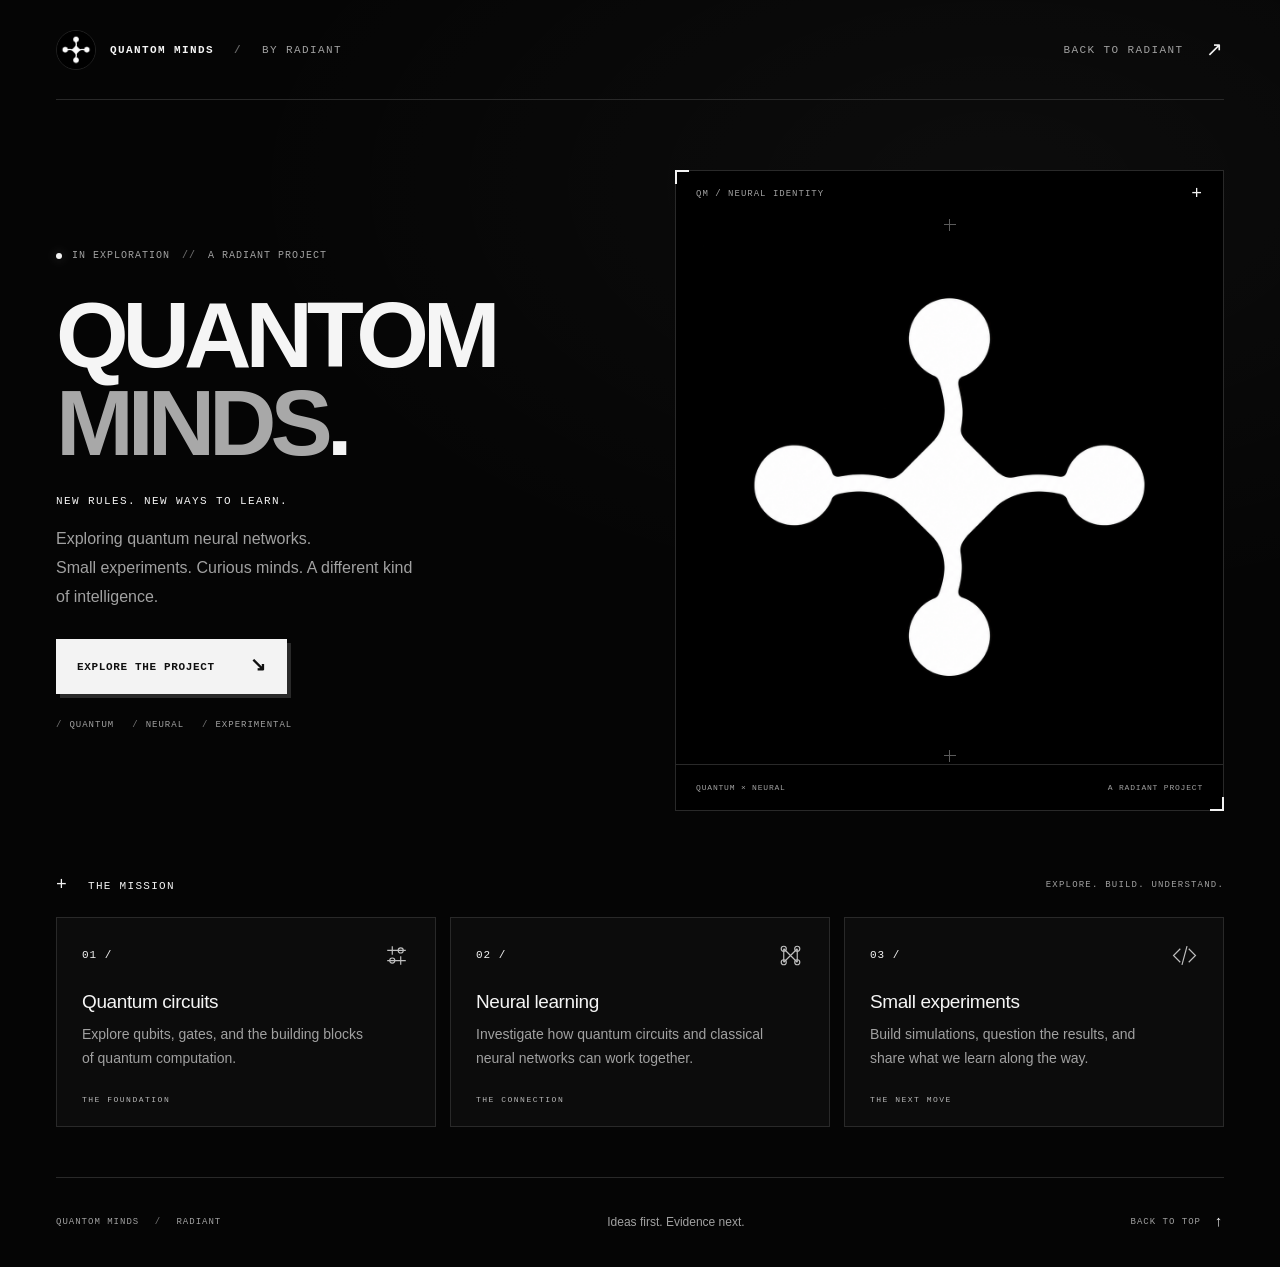
<file: quantom-minds/index.html>
<!doctype html>
<html lang="en">
<head>
  <meta charset="utf-8">
  <meta name="viewport" content="width=device-width, initial-scale=1">
  <title>Quantom Minds — Quantum Neural Networks</title>
  <meta name="description" content="A Radiant research project exploring quantum neural networks through ideas, simulations, and small experiments.">
  <meta name="theme-color" content="#050505">
  <link rel="icon" type="image/png" href="assets/quantom-minds-logo.png">
  <link rel="stylesheet" href="styles.css">
</head>
<body>
  <a class="skip-link" href="#main">Skip to content</a>
  <div class="page">
    <header class="topbar">
      <a class="brand" href="#main" aria-label="Quantom Minds home">
        <img class="brand-logo" src="assets/quantom-minds-logo.png" alt="" width="40" height="40">
        <span>QUANTOM MINDS</span><span class="brand-divider">/</span><span class="brand-project">BY RADIANT</span>
      </a>
      <a class="back-link" href="../">BACK TO RADIANT <span aria-hidden="true">↗</span></a>
    </header>

    <main id="main">
      <section class="hero" aria-labelledby="hero-title">
        <div class="hero-copy">
          <p class="eyebrow"><span class="status-dot" aria-hidden="true"></span>IN EXPLORATION <span class="eyebrow-separator">//</span> A RADIANT PROJECT</p>
          <h1 id="hero-title">QUANTOM<br><span>MINDS<span class="title-dot">.</span></span></h1>
          <p class="hero-kicker">NEW RULES. NEW WAYS TO LEARN.</p>
          <p class="intro">Exploring quantum neural networks.<br>Small experiments. Curious minds. A different kind of intelligence.</p>
          <a class="button" href="#mission">EXPLORE THE PROJECT <span aria-hidden="true">↘</span></a>
          <div class="hero-tags" aria-label="Project themes"><span>QUANTUM</span><span>NEURAL</span><span>EXPERIMENTAL</span></div>
        </div>

        <figure class="visual">
          <div class="visual-label"><span>QM / NEURAL IDENTITY</span><span class="label-plus" aria-hidden="true">+</span></div>
          <div class="logo-stage">
            <img class="project-logo" src="assets/quantom-minds-logo.png" alt="Quantom Minds: a white neural diamond connected to four circular nodes" width="1254" height="1254" fetchpriority="high" decoding="async">
            <span class="registration registration-top" aria-hidden="true"></span>
            <span class="registration registration-bottom" aria-hidden="true"></span>
          </div>
          <figcaption class="visual-footer"><span>QUANTUM × NEURAL</span><span>A RADIANT PROJECT</span></figcaption>
        </figure>
      </section>

      <section class="mission" id="mission" aria-labelledby="mission-title">
        <div class="section-heading"><h2 id="mission-title"><span aria-hidden="true">+</span> THE MISSION</h2><p>EXPLORE. BUILD. UNDERSTAND.</p></div>
        <div class="cards">
          <article class="card"><div class="card-top"><span class="card-number">01 /</span><svg viewBox="0 0 32 32" aria-hidden="true"><path d="M5 10h22M5 22h22M11 5v10m10 2v10"/><circle cx="21" cy="10" r="3"/><circle cx="11" cy="22" r="3"/></svg></div><h3>Quantum circuits</h3><p>Explore qubits, gates, and the building blocks of quantum computation.</p><span class="card-tag">THE FOUNDATION</span></article>
          <article class="card"><div class="card-top"><span class="card-number">02 /</span><svg viewBox="0 0 32 32" aria-hidden="true"><path d="m8 8 16 16M8 24 24 8M8 8v16m16-16v16"/><circle cx="8" cy="8" r="3"/><circle cx="24" cy="8" r="3"/><circle cx="8" cy="24" r="3"/><circle cx="24" cy="24" r="3"/></svg></div><h3>Neural learning</h3><p>Investigate how quantum circuits and classical neural networks can work together.</p><span class="card-tag">THE CONNECTION</span></article>
          <article class="card"><div class="card-top"><span class="card-number">03 /</span><svg viewBox="0 0 32 32" aria-hidden="true"><path d="m11 8-8 8 8 8m10-16 8 8-8 8M19 5l-6 22"/></svg></div><h3>Small experiments</h3><p>Build simulations, question the results, and share what we learn along the way.</p><span class="card-tag">THE NEXT MOVE</span></article>
        </div>
      </section>
    </main>

    <footer class="footer"><span>QUANTOM MINDS <span class="footer-slash">/</span> RADIANT</span><p>Ideas first. Evidence next.</p><a href="#main">BACK TO TOP <span aria-hidden="true">↑</span></a></footer>
  </div>
</body>
</html>
</file>
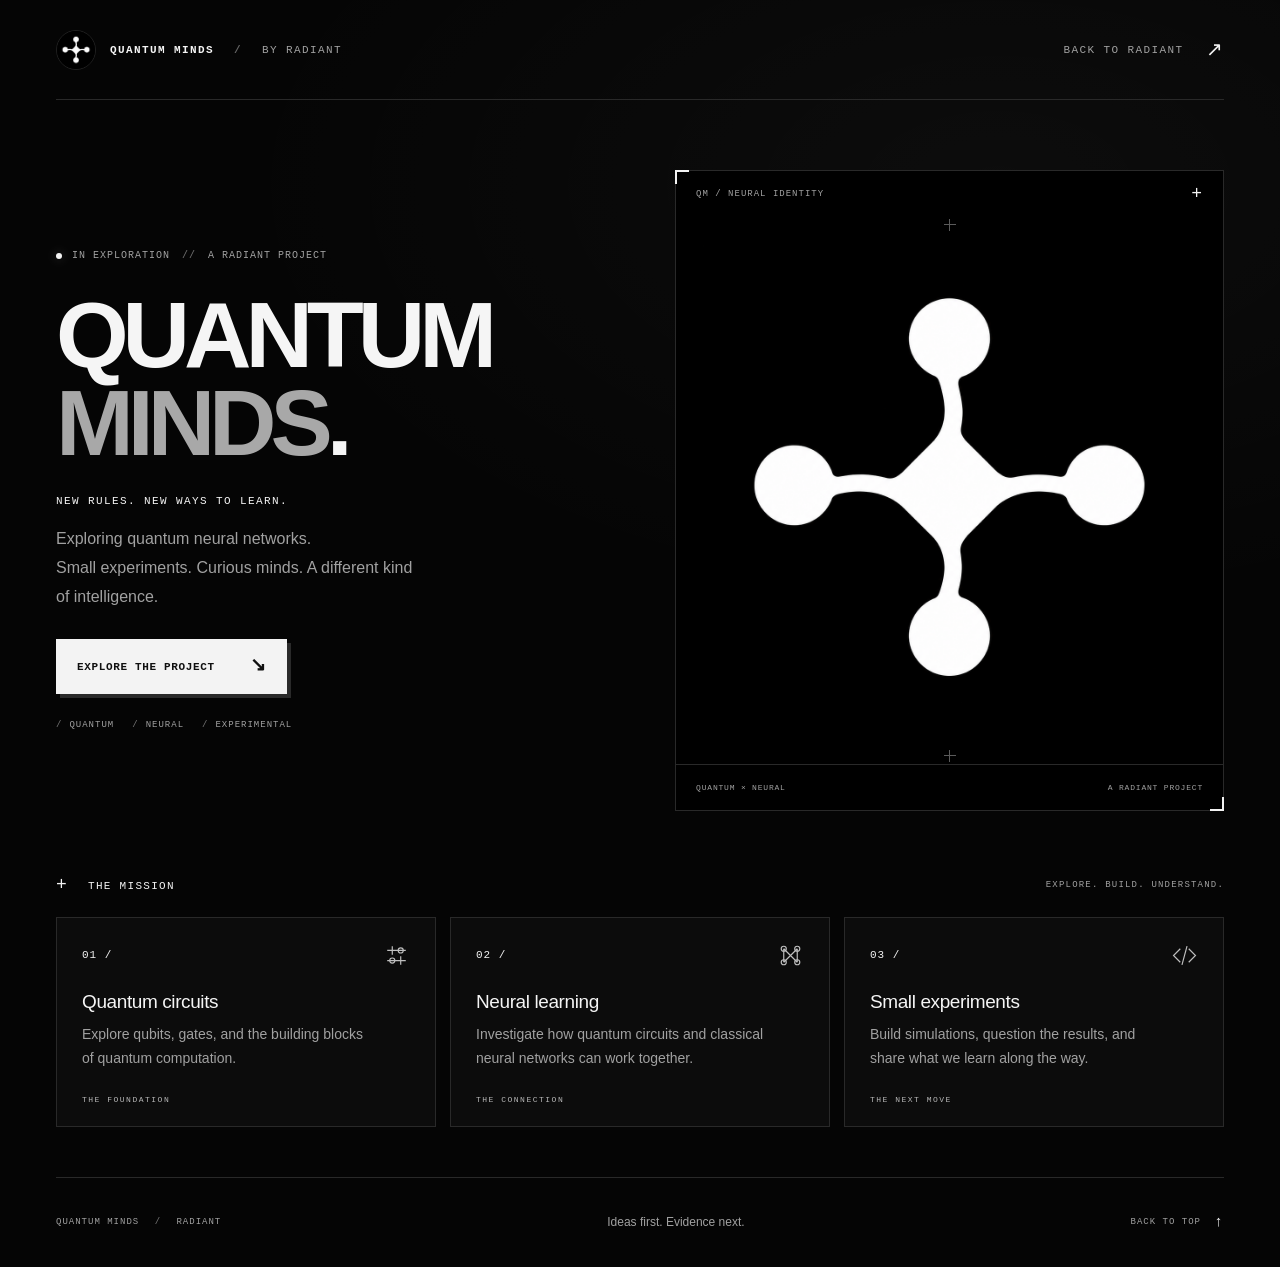
<file: quantum-minds/index.html>
<!doctype html>
<html lang="en">
<head>
  <meta charset="utf-8">
  <meta name="viewport" content="width=device-width, initial-scale=1">
  <title>Quantum Minds — Quantum Neural Networks</title>
  <meta name="description" content="A Radiant research project exploring quantum neural networks through ideas, simulations, and small experiments.">
  <meta name="theme-color" content="#050505">
  <link rel="icon" type="image/png" href="assets/quantum-minds-logo.png">
  <link rel="stylesheet" href="styles.css">
</head>
<body>
  <a class="skip-link" href="#main">Skip to content</a>
  <div class="page">
    <header class="topbar">
      <a class="brand" href="#main" aria-label="Quantum Minds home">
        <img class="brand-logo" src="assets/quantum-minds-logo.png" alt="" width="40" height="40">
        <span>QUANTUM MINDS</span><span class="brand-divider">/</span><span class="brand-project">BY RADIANT</span>
      </a>
      <a class="back-link" href="../">BACK TO RADIANT <span aria-hidden="true">↗</span></a>
    </header>

    <main id="main">
      <section class="hero" aria-labelledby="hero-title">
        <div class="hero-copy">
          <p class="eyebrow"><span class="status-dot" aria-hidden="true"></span>IN EXPLORATION <span class="eyebrow-separator">//</span> A RADIANT PROJECT</p>
          <h1 id="hero-title">QUANTUM<br><span>MINDS<span class="title-dot">.</span></span></h1>
          <p class="hero-kicker">NEW RULES. NEW WAYS TO LEARN.</p>
          <p class="intro">Exploring quantum neural networks.<br>Small experiments. Curious minds. A different kind of intelligence.</p>
          <a class="button" href="#mission">EXPLORE THE PROJECT <span aria-hidden="true">↘</span></a>
          <div class="hero-tags" aria-label="Project themes"><span>QUANTUM</span><span>NEURAL</span><span>EXPERIMENTAL</span></div>
        </div>

        <figure class="visual">
          <div class="visual-label"><span>QM / NEURAL IDENTITY</span><span class="label-plus" aria-hidden="true">+</span></div>
          <div class="logo-stage">
            <img class="project-logo" src="assets/quantum-minds-logo.png" alt="Quantum Minds: a white neural diamond connected to four circular nodes" width="1254" height="1254" fetchpriority="high" decoding="async">
            <span class="registration registration-top" aria-hidden="true"></span>
            <span class="registration registration-bottom" aria-hidden="true"></span>
          </div>
          <figcaption class="visual-footer"><span>QUANTUM × NEURAL</span><span>A RADIANT PROJECT</span></figcaption>
        </figure>
      </section>

      <section class="mission" id="mission" aria-labelledby="mission-title">
        <div class="section-heading"><h2 id="mission-title"><span aria-hidden="true">+</span> THE MISSION</h2><p>EXPLORE. BUILD. UNDERSTAND.</p></div>
        <div class="cards">
          <article class="card"><div class="card-top"><span class="card-number">01 /</span><svg viewBox="0 0 32 32" aria-hidden="true"><path d="M5 10h22M5 22h22M11 5v10m10 2v10"/><circle cx="21" cy="10" r="3"/><circle cx="11" cy="22" r="3"/></svg></div><h3>Quantum circuits</h3><p>Explore qubits, gates, and the building blocks of quantum computation.</p><span class="card-tag">THE FOUNDATION</span></article>
          <article class="card"><div class="card-top"><span class="card-number">02 /</span><svg viewBox="0 0 32 32" aria-hidden="true"><path d="m8 8 16 16M8 24 24 8M8 8v16m16-16v16"/><circle cx="8" cy="8" r="3"/><circle cx="24" cy="8" r="3"/><circle cx="8" cy="24" r="3"/><circle cx="24" cy="24" r="3"/></svg></div><h3>Neural learning</h3><p>Investigate how quantum circuits and classical neural networks can work together.</p><span class="card-tag">THE CONNECTION</span></article>
          <article class="card"><div class="card-top"><span class="card-number">03 /</span><svg viewBox="0 0 32 32" aria-hidden="true"><path d="m11 8-8 8 8 8m10-16 8 8-8 8M19 5l-6 22"/></svg></div><h3>Small experiments</h3><p>Build simulations, question the results, and share what we learn along the way.</p><span class="card-tag">THE NEXT MOVE</span></article>
        </div>
      </section>
    </main>

    <footer class="footer"><span>QUANTUM MINDS <span class="footer-slash">/</span> RADIANT</span><p>Ideas first. Evidence next.</p><a href="#main">BACK TO TOP <span aria-hidden="true">↑</span></a></footer>
  </div>
</body>
</html>
</file>
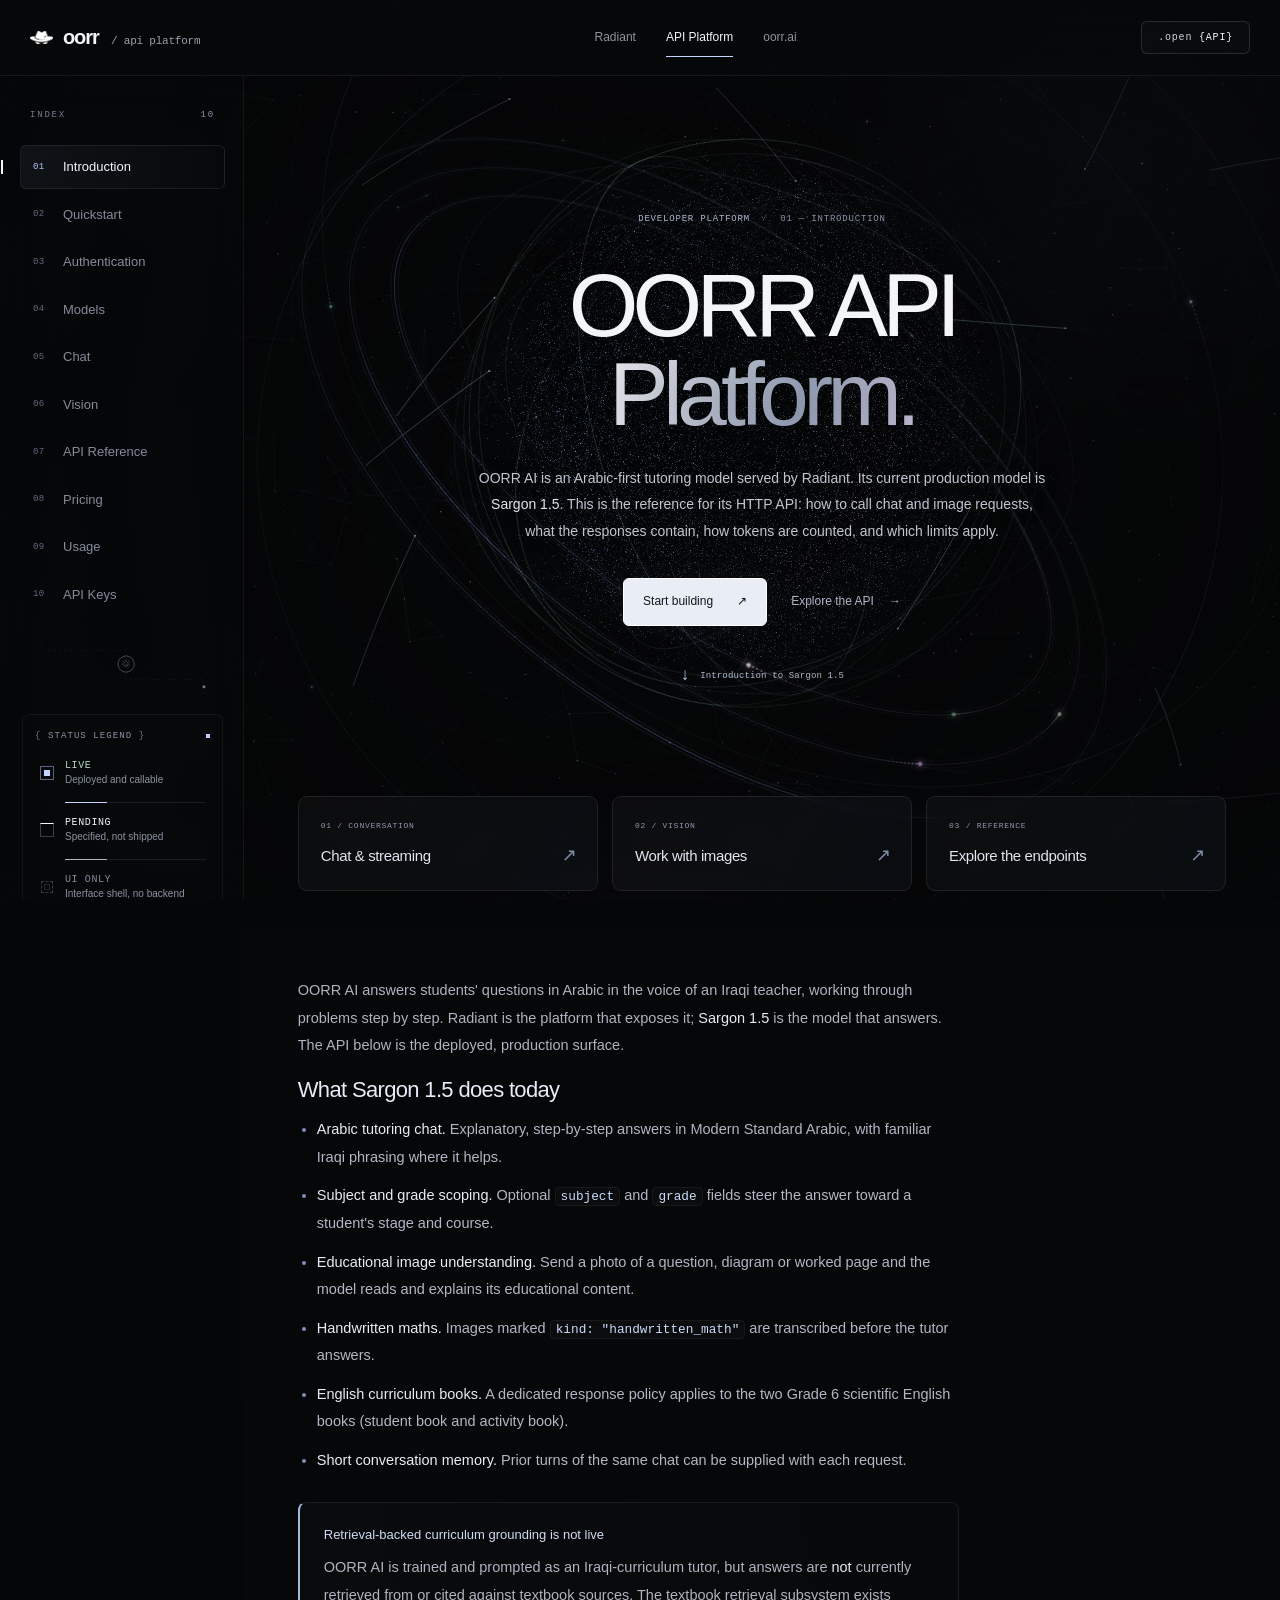
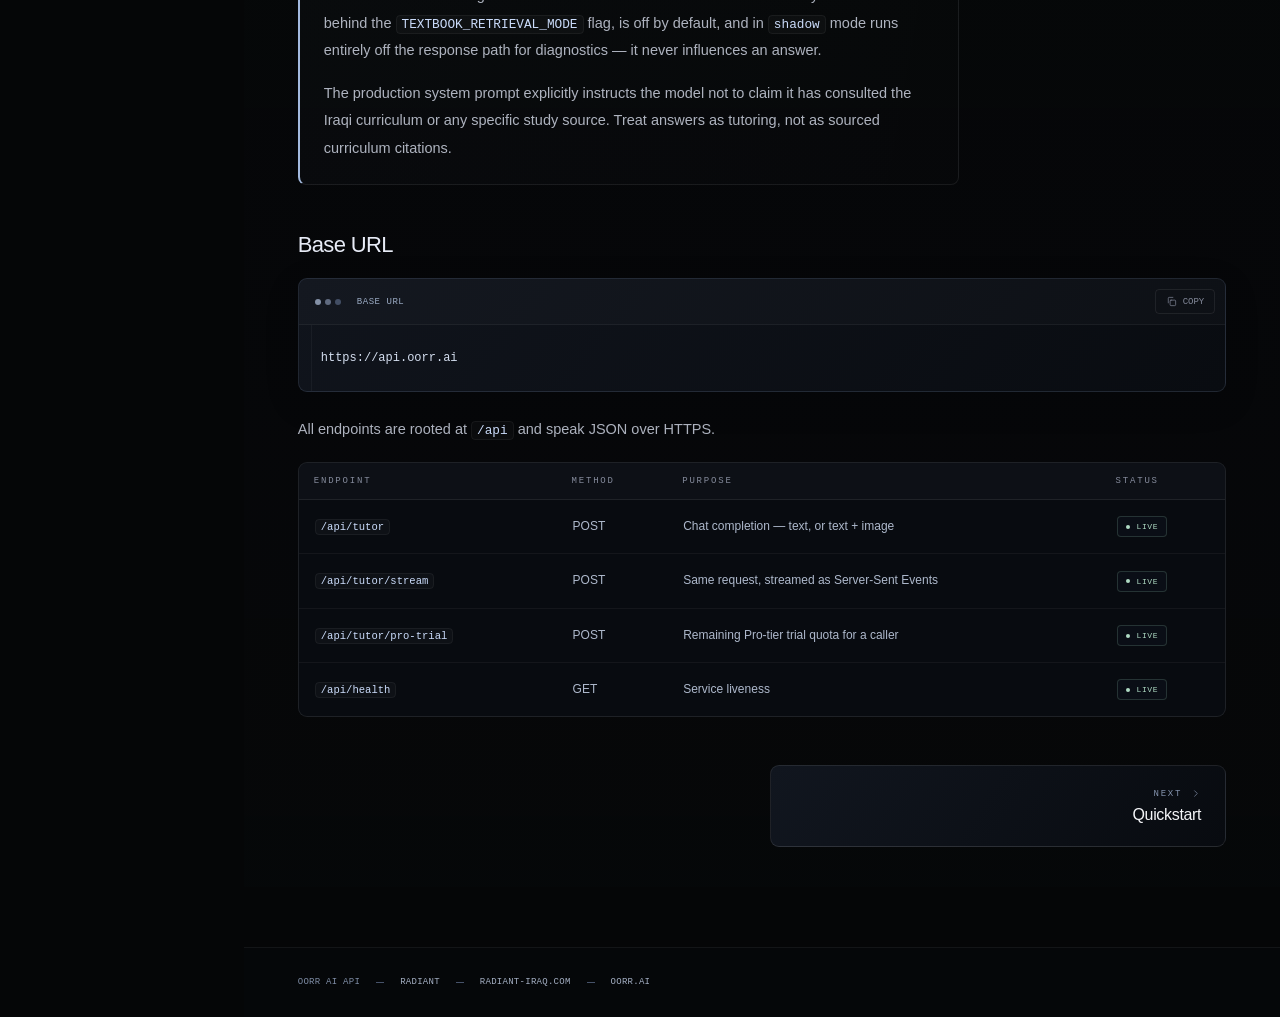
<file: docs/oorr/index.html>
<!doctype html>
<html lang="en">
<head>
<meta charset="utf-8">
<meta name="viewport" content="width=device-width, initial-scale=1, viewport-fit=cover">
<title>Introduction — OORR AI · Radiant</title>
<meta name="description" content="What OORR AI's Sargon 1.5 model does, its base URL, and the endpoints it exposes.">
<meta name="theme-color" content="#000000">
<meta name="color-scheme" content="dark">
<link rel="icon" type="image/png" href="../../assets/favicon.png">
<link rel="stylesheet" href="docs.css">
<link rel="stylesheet" href="cinematic.css">
</head>
<body data-page="introduction">


<div class="cinema-scene" aria-hidden="true">
  <div class="scene-aura scene-aura--blue"></div>
  <div class="scene-aura scene-aura--violet"></div>
  <canvas class="scene-particles"></canvas>
  <img class="cinema-poster" src="assets/crystal-still.webp" width="1800" height="1200" alt="" fetchpriority="high">
  <canvas class="cinema-art"></canvas>
  <div class="scene-shade"></div>
</div>

<a class="skip" href="#main">Skip to content</a>

<header class="topbar">
  <nav class="navset" aria-label="Site">
    <a class="navlink" href="../../">Radiant</a>
    <a class="navlink is-here" href="./">API Platform</a>
    <a class="navlink" href="https://oorr.ai" target="_blank" rel="noopener">oorr.ai</a>
  </nav>
  <a class="brand" href="../../">
    <img src="../../assets/radiant-mark.png" alt="" draggable="false">
    <b>oorr<i> / api platform</i></b>
  </a>
  <div class="topbar-end">
    <a class="bracket" href="https://api.oorr.ai" target="_blank" rel="noopener">.open&nbsp;<em>{API}</em></a>
    <button class="navtoggle" id="navtoggle" aria-expanded="false" aria-controls="sidebar">
      <svg viewBox="0 0 24 24" aria-hidden="true"><path d="M4 7h16M4 12h16M4 17h16"/></svg>
      Menu
    </button>
  </div>
</header>

<div class="layout">

  <nav class="sidebar" id="sidebar" aria-label="Documentation">
    <p class="sb-title"><span>Index</span><b>10</b></p>
    <ol class="sb-list">
        <li><a href="./" class="is-current" aria-current="page"><i class="sb-idx">01</i><span class="sb-label">Introduction</span></a></li>
        <li><a href="quickstart/"><i class="sb-idx">02</i><span class="sb-label">Quickstart</span></a></li>
        <li><a href="authentication/"><i class="sb-idx">03</i><span class="sb-label">Authentication</span></a></li>
        <li><a href="models/"><i class="sb-idx">04</i><span class="sb-label">Models</span></a></li>
        <li><a href="chat/"><i class="sb-idx">05</i><span class="sb-label">Chat</span></a></li>
        <li><a href="vision/"><i class="sb-idx">06</i><span class="sb-label">Vision</span></a></li>
        <li><a href="api-reference/"><i class="sb-idx">07</i><span class="sb-label">API Reference</span></a></li>
        <li><a href="pricing/"><i class="sb-idx">08</i><span class="sb-label">Pricing</span></a></li>
        <li><a href="usage/"><i class="sb-idx">09</i><span class="sb-label">Usage</span></a></li>
        <li><a href="api-keys/"><i class="sb-idx">10</i><span class="sb-label">API Keys</span></a></li>
    </ol>

    <div class="route" aria-hidden="true">
      <svg viewBox="0 0 200 64" preserveAspectRatio="none" role="presentation">
        <path d="M10 0 V16 H104 V22"/>
        <path d="M104 40 V48 H190 V64"/>
        <circle class="node" cx="104" cy="31" r="9"/>
        <path class="bolt" d="M104 26.5 V35.5 M99.5 31 H108.5 M100.8 27.8 L107.2 34.2 M107.2 27.8 L100.8 34.2"/>
        <circle class="pip" cx="190" cy="56" r="1.7"/>
      </svg>
    </div>

    <section class="legend" aria-labelledby="legend-title">
      <div class="legend-frame" aria-hidden="true"></div>
      <header class="legend-head">
        <span class="legend-title" id="legend-title">Status legend</span>
        <span class="legend-led" aria-hidden="true"></span>
      </header>
      <ul class="legend-list">
        <li>
          <button class="lg lg--live" type="button" data-status="live" aria-pressed="false">
            <span class="lg-glyph" aria-hidden="true"><i class="g-core"></i><i class="g-ring"></i><i class="g-ring g-ring--2"></i></span>
            <span class="lg-text"><b>Live</b><em>Deployed and callable</em></span>
            <span class="lg-track" aria-hidden="true"><i></i></span>
          </button>
        </li>
        <li>
          <button class="lg lg--pending" type="button" data-status="pending" aria-pressed="false">
            <span class="lg-glyph" aria-hidden="true"><i class="g-orbit"></i><i class="g-sat"></i></span>
            <span class="lg-text"><b>Pending</b><em>Specified, not shipped</em></span>
            <span class="lg-track" aria-hidden="true"><i></i></span>
          </button>
        </li>
        <li>
          <button class="lg lg--ui" type="button" data-status="ui" aria-pressed="false">
            <span class="lg-glyph" aria-hidden="true"><i class="g-wire"></i><i class="g-wire g-wire--2"></i></span>
            <span class="lg-text"><b>UI only</b><em>Interface shell, no backend</em></span>
            <span class="lg-track" aria-hidden="true"><i></i></span>
          </button>
        </li>
      </ul>
      <p class="legend-foot"><span class="kbd">hover</span> to trace on this page</p>
    </section>
  </nav>

  <main class="content" id="main">

    <div class="page-head">
      <p class="ph-num"><span>DEVELOPER PLATFORM</span><i aria-hidden="true">/</i><b>01 — Introduction</b></p>
      <h1><span class="hero-title-line">OORR API</span><span class="hero-title-line hero-title-line--silver">Platform.</span></h1>
        <p class="lede">OORR AI is an Arabic-first tutoring model served by Radiant. Its current
        production model is <strong>Sargon&nbsp;1.5</strong>. This is the reference
        for its HTTP API: how to call chat and image requests, what the responses
        contain, how tokens are counted, and which limits apply.</p>
      <div class="hero-actions"><a class="hero-primary" href="quickstart/">Start building <span aria-hidden="true">↗</span></a><a class="hero-secondary" href="api-reference/">Explore the API <span aria-hidden="true">→</span></a></div><a class="hero-scroll" href="#documentation-content"><span aria-hidden="true">↓</span> Introduction to Sargon 1.5</a>
    </div>

<nav class="entry-grid" aria-label="Explore the API">
    <a class="entry-card" href="chat/"><span>01 / CONVERSATION</span><strong>Chat &amp; streaming</strong><i aria-hidden="true">↗</i></a>
    <a class="entry-card" href="vision/"><span>02 / VISION</span><strong>Work with images</strong><i aria-hidden="true">↗</i></a>
    <a class="entry-card" href="api-reference/"><span>03 / REFERENCE</span><strong>Explore the endpoints</strong><i aria-hidden="true">↗</i></a>
  </nav>

    <article class="prose" id="documentation-content">
<p>
        OORR AI answers students' questions in Arabic in the voice of an Iraqi
        teacher, working through problems step by step. Radiant is the platform that
        exposes it; <strong>Sargon 1.5</strong> is the model that answers. The API
        below is the deployed, production surface.
      </p>

      <h3>What Sargon 1.5 does today</h3>
      <ul>
        <li><strong>Arabic tutoring chat.</strong> Explanatory, step-by-step answers in Modern Standard Arabic, with familiar Iraqi phrasing where it helps.</li>
        <li><strong>Subject and grade scoping.</strong> Optional <code>subject</code> and <code>grade</code> fields steer the answer toward a student's stage and course.</li>
        <li><strong>Educational image understanding.</strong> Send a photo of a question, diagram or worked page and the model reads and explains its educational content.</li>
        <li><strong>Handwritten maths.</strong> Images marked <code>kind: "handwritten_math"</code> are transcribed before the tutor answers.</li>
        <li><strong>English curriculum books.</strong> A dedicated response policy applies to the two Grade&nbsp;6 scientific English books (student book and activity book).</li>
        <li><strong>Short conversation memory.</strong> Prior turns of the same chat can be supplied with each request.</li>
      </ul>

      <div class="note note--warn">
        <p class="note-title">Retrieval-backed curriculum grounding is not live</p>
        <p>
          OORR AI is trained and prompted as an Iraqi-curriculum tutor, but answers
          are <strong>not</strong> currently retrieved from or cited against textbook
          sources. The textbook retrieval subsystem exists behind the
          <code>TEXTBOOK_RETRIEVAL_MODE</code> flag, is off by default, and in
          <code>shadow</code> mode runs entirely off the response path for diagnostics —
          it never influences an answer.
        </p>
        <p>
          The production system prompt explicitly instructs the model not to claim it
          has consulted the Iraqi curriculum or any specific study source. Treat
          answers as tutoring, not as sourced curriculum citations.
        </p>
      </div>

      <h3>Base URL</h3>
      <div class="codewrap">
        <div class="codehead"><span class="codelabel">Base URL</span></div>
        <pre><code>https://api.oorr.ai</code></pre>
      </div>
      <p>All endpoints are rooted at <code>/api</code> and speak JSON over HTTPS.</p>

      <div class="tablewrap">
        <table>
          <thead><tr><th>Endpoint</th><th>Method</th><th>Purpose</th><th>Status</th></tr></thead>
          <tbody>
            <tr><td><code>/api/tutor</code></td><td>POST</td><td>Chat completion — text, or text + image</td><td><span class="pill pill--live">Live</span></td></tr>
            <tr><td><code>/api/tutor/stream</code></td><td>POST</td><td>Same request, streamed as Server-Sent Events</td><td><span class="pill pill--live">Live</span></td></tr>
            <tr><td><code>/api/tutor/pro-trial</code></td><td>POST</td><td>Remaining Pro-tier trial quota for a caller</td><td><span class="pill pill--live">Live</span></td></tr>
            <tr><td><code>/api/health</code></td><td>GET</td><td>Service liveness</td><td><span class="pill pill--live">Live</span></td></tr>
          </tbody>
        </table>
      </div>

      <nav class="pager" aria-label="Documentation pages">
        <span></span>
        <a class="pager-link pager-next" href="quickstart/"><span>Next<svg viewBox="0 0 24 24" aria-hidden="true"><path d="M10 6l6 6-6 6"/></svg></span><b>Quickstart</b></a>
      </nav>
    </article>

    <aside class="toc" id="toc" aria-label="On this page"></aside>
  </main>
</div>

<footer class="docfoot">
  <span>OORR AI API</span>
  <span class="dot" aria-hidden="true"></span>
  <a href="../../">Radiant</a>
  <span class="dot" aria-hidden="true"></span>
  <a href="https://radiant-iraq.com" target="_blank" rel="noopener">radiant-iraq.com</a>
  <span class="dot" aria-hidden="true"></span>
  <a href="https://oorr.ai" target="_blank" rel="noopener">oorr.ai</a>
</footer>

<script src="docs.js"></script>
<script src="crystal.js"></script>
<script src="cinematic.js"></script>
</body>
</html>
</file>
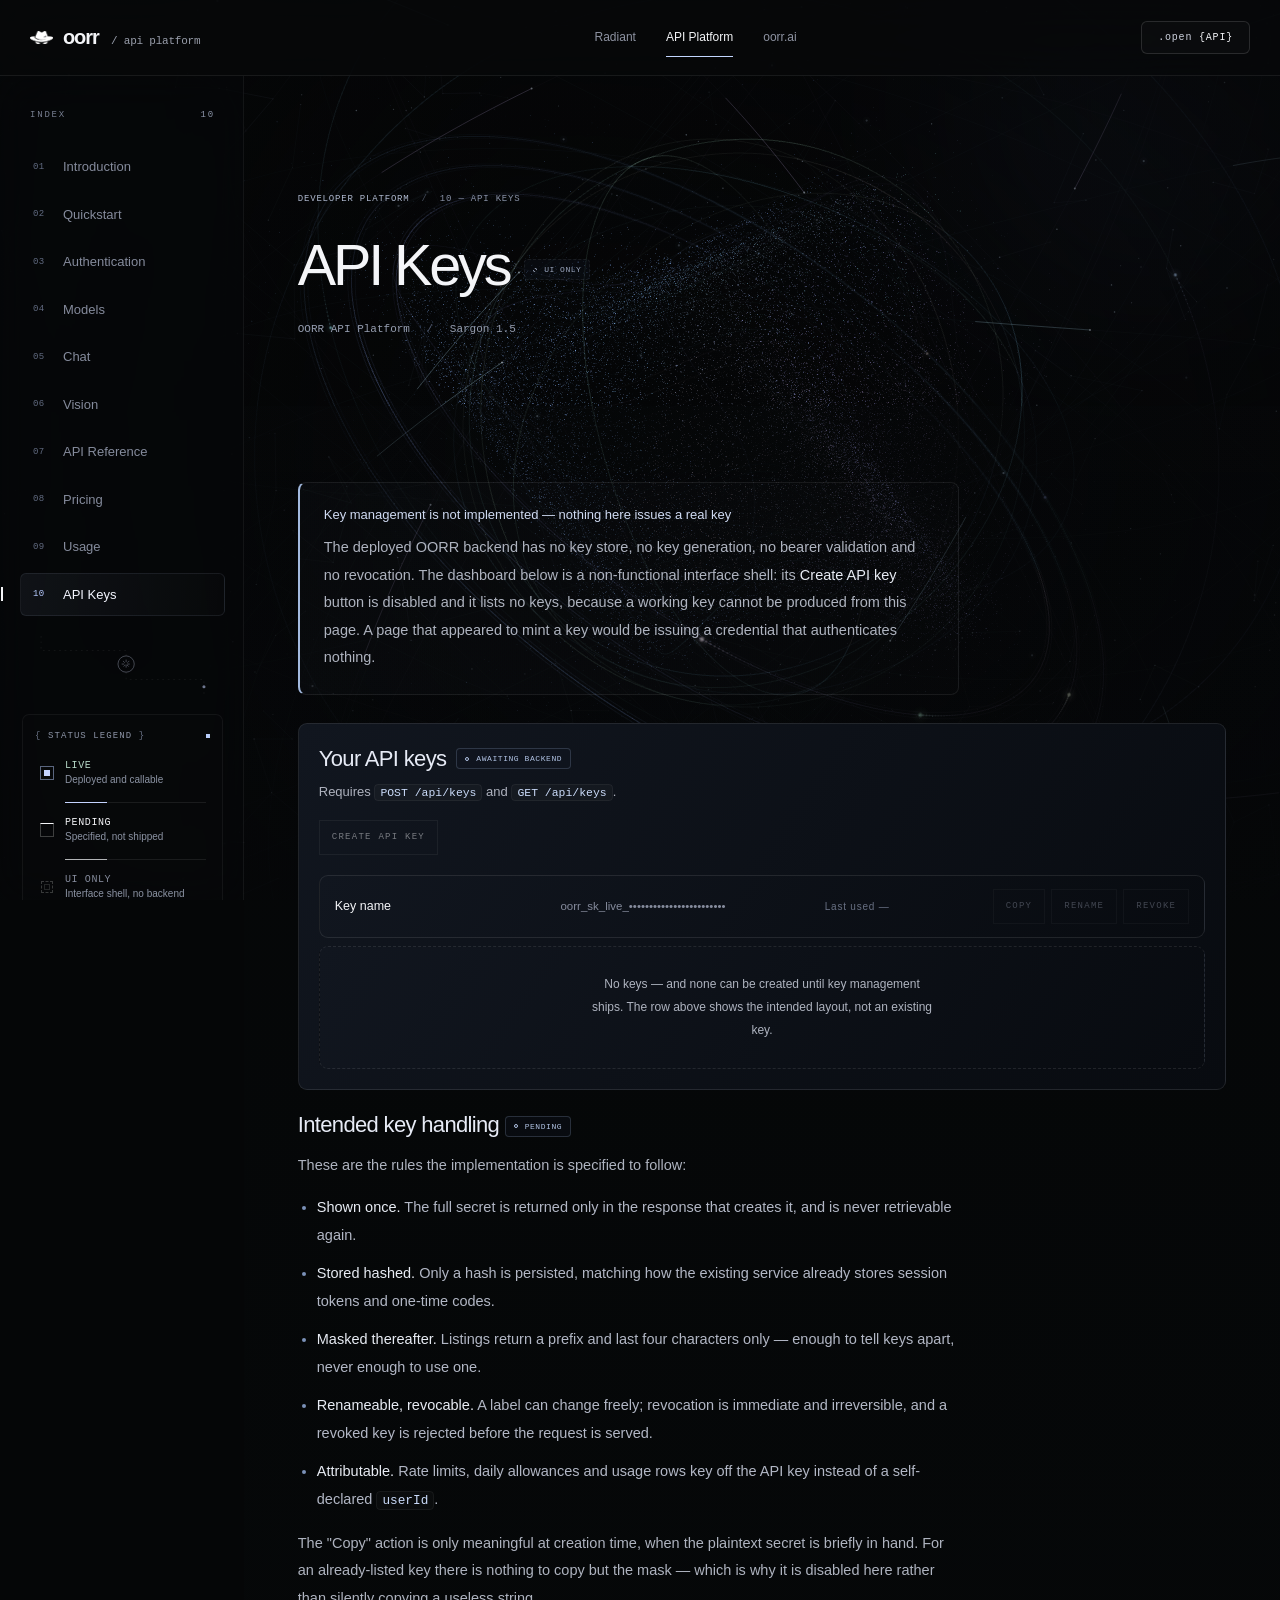
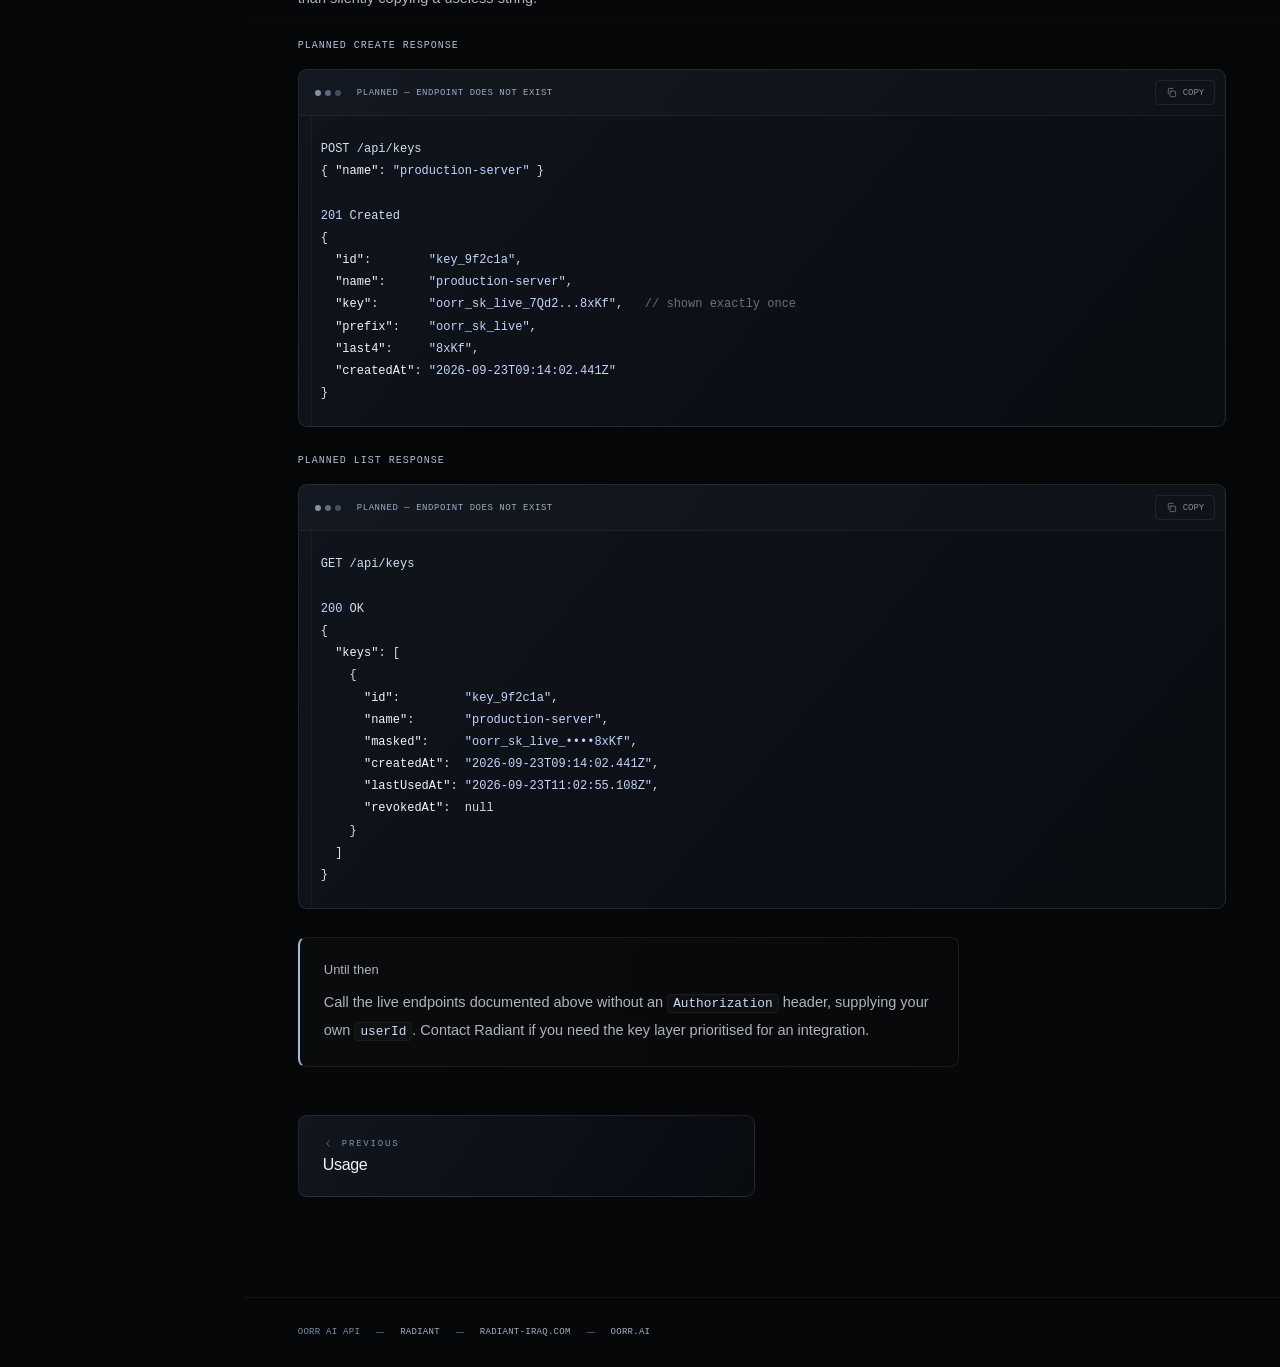
<file: docs/oorr/api-keys/index.html>
<!doctype html>
<html lang="en">
<head>
<meta charset="utf-8">
<meta name="viewport" content="width=device-width, initial-scale=1, viewport-fit=cover">
<title>API Keys — OORR AI · Radiant</title>
<meta name="description" content="Create, mask, rename and revoke OORR AI API keys.">
<meta name="theme-color" content="#000000">
<meta name="color-scheme" content="dark">
<link rel="icon" type="image/png" href="../../../assets/favicon.png">
<link rel="stylesheet" href="../docs.css">
<link rel="stylesheet" href="../cinematic.css">
</head>
<body data-page="keys">


<div class="cinema-scene" aria-hidden="true">
  <div class="scene-aura scene-aura--blue"></div>
  <div class="scene-aura scene-aura--violet"></div>
  <canvas class="scene-particles"></canvas>
  <img class="cinema-poster" src="../assets/crystal-still.webp" width="1800" height="1200" alt="" fetchpriority="high">
  <canvas class="cinema-art"></canvas>
  <div class="scene-shade"></div>
</div>

<a class="skip" href="#main">Skip to content</a>

<header class="topbar">
  <nav class="navset" aria-label="Site">
    <a class="navlink" href="../../../">Radiant</a>
    <a class="navlink is-here" href="../">API Platform</a>
    <a class="navlink" href="https://oorr.ai" target="_blank" rel="noopener">oorr.ai</a>
  </nav>
  <a class="brand" href="../../../">
    <img src="../../../assets/radiant-mark.png" alt="" draggable="false">
    <b>oorr<i> / api platform</i></b>
  </a>
  <div class="topbar-end">
    <a class="bracket" href="https://api.oorr.ai" target="_blank" rel="noopener">.open&nbsp;<em>{API}</em></a>
    <button class="navtoggle" id="navtoggle" aria-expanded="false" aria-controls="sidebar">
      <svg viewBox="0 0 24 24" aria-hidden="true"><path d="M4 7h16M4 12h16M4 17h16"/></svg>
      Menu
    </button>
  </div>
</header>

<div class="layout">

  <nav class="sidebar" id="sidebar" aria-label="Documentation">
    <p class="sb-title"><span>Index</span><b>10</b></p>
    <ol class="sb-list">
        <li><a href="../"><i class="sb-idx">01</i><span class="sb-label">Introduction</span></a></li>
        <li><a href="../quickstart/"><i class="sb-idx">02</i><span class="sb-label">Quickstart</span></a></li>
        <li><a href="../authentication/"><i class="sb-idx">03</i><span class="sb-label">Authentication</span></a></li>
        <li><a href="../models/"><i class="sb-idx">04</i><span class="sb-label">Models</span></a></li>
        <li><a href="../chat/"><i class="sb-idx">05</i><span class="sb-label">Chat</span></a></li>
        <li><a href="../vision/"><i class="sb-idx">06</i><span class="sb-label">Vision</span></a></li>
        <li><a href="../api-reference/"><i class="sb-idx">07</i><span class="sb-label">API Reference</span></a></li>
        <li><a href="../pricing/"><i class="sb-idx">08</i><span class="sb-label">Pricing</span></a></li>
        <li><a href="../usage/"><i class="sb-idx">09</i><span class="sb-label">Usage</span></a></li>
        <li><a href="../api-keys/" class="is-current" aria-current="page"><i class="sb-idx">10</i><span class="sb-label">API Keys</span></a></li>
    </ol>

    <div class="route" aria-hidden="true">
      <svg viewBox="0 0 200 64" preserveAspectRatio="none" role="presentation">
        <path d="M10 0 V16 H104 V22"/>
        <path d="M104 40 V48 H190 V64"/>
        <circle class="node" cx="104" cy="31" r="9"/>
        <path class="bolt" d="M104 26.5 V35.5 M99.5 31 H108.5 M100.8 27.8 L107.2 34.2 M107.2 27.8 L100.8 34.2"/>
        <circle class="pip" cx="190" cy="56" r="1.7"/>
      </svg>
    </div>

    <section class="legend" aria-labelledby="legend-title">
      <div class="legend-frame" aria-hidden="true"></div>
      <header class="legend-head">
        <span class="legend-title" id="legend-title">Status legend</span>
        <span class="legend-led" aria-hidden="true"></span>
      </header>
      <ul class="legend-list">
        <li>
          <button class="lg lg--live" type="button" data-status="live" aria-pressed="false">
            <span class="lg-glyph" aria-hidden="true"><i class="g-core"></i><i class="g-ring"></i><i class="g-ring g-ring--2"></i></span>
            <span class="lg-text"><b>Live</b><em>Deployed and callable</em></span>
            <span class="lg-track" aria-hidden="true"><i></i></span>
          </button>
        </li>
        <li>
          <button class="lg lg--pending" type="button" data-status="pending" aria-pressed="false">
            <span class="lg-glyph" aria-hidden="true"><i class="g-orbit"></i><i class="g-sat"></i></span>
            <span class="lg-text"><b>Pending</b><em>Specified, not shipped</em></span>
            <span class="lg-track" aria-hidden="true"><i></i></span>
          </button>
        </li>
        <li>
          <button class="lg lg--ui" type="button" data-status="ui" aria-pressed="false">
            <span class="lg-glyph" aria-hidden="true"><i class="g-wire"></i><i class="g-wire g-wire--2"></i></span>
            <span class="lg-text"><b>UI only</b><em>Interface shell, no backend</em></span>
            <span class="lg-track" aria-hidden="true"><i></i></span>
          </button>
        </li>
      </ul>
      <p class="legend-foot"><span class="kbd">hover</span> to trace on this page</p>
    </section>
  </nav>

  <main class="content" id="main">

    <div class="page-head">
      <p class="ph-num"><span>DEVELOPER PLATFORM</span><i aria-hidden="true">/</i><b>10 — API Keys</b></p>
      <h1>API Keys <span class="pill pill--ui">UI only</span></h1>
      <p class="chapter-subtitle">OORR API Platform <span aria-hidden="true">/</span> Sargon 1.5</p>
    </div>



    <article class="prose" id="documentation-content">
<div class="note note--warn">
        <p class="note-title">Key management is not implemented — nothing here issues a real key</p>
        <p>
          The deployed OORR backend has no key store, no key generation, no bearer
          validation and no revocation. The dashboard below is a non-functional
          interface shell: its <strong>Create API key</strong> button is disabled and it
          lists no keys, because a working key cannot be produced from this page. A page
          that appeared to mint a key would be issuing a credential that authenticates
          nothing.
        </p>
      </div>

      <div class="panel">
        <div class="panel-head">
          <h3>Your API keys</h3>
          <span class="pill pill--pending">Awaiting backend</span>
        </div>
        <p style="color:var(--mute-2);font-size:13px;margin:0 0 16px">
          Requires <code>POST /api/keys</code> and <code>GET /api/keys</code>.
        </p>

        <button class="btn btn--primary" type="button" disabled
                title="Disabled: no key-issuing endpoint exists">
          Create API key
        </button>

        <div class="keys" aria-label="Existing keys (illustrative layout)">
          <div class="keyrow" aria-hidden="true">
            <div class="keyname">Key name</div>
            <div class="keymask">oorr_sk_live_••••••••••••••••••••••••</div>
            <div class="keymeta">Last used —</div>
            <div class="keyacts">
              <button class="btn" type="button" disabled>Copy</button>
              <button class="btn" type="button" disabled>Rename</button>
              <button class="btn btn--danger" type="button" disabled>Revoke</button>
            </div>
          </div>
        </div>

        <div class="empty">
          <p>
            No keys — and none can be created until key management ships. The row above
            shows the intended layout, not an existing key.
          </p>
        </div>
      </div>

      <h3>Intended key handling <span class="pill pill--pending">Pending</span></h3>
      <p>These are the rules the implementation is specified to follow:</p>
      <ul>
        <li><strong>Shown once.</strong> The full secret is returned only in the response that creates it, and is never retrievable again.</li>
        <li><strong>Stored hashed.</strong> Only a hash is persisted, matching how the existing service already stores session tokens and one-time codes.</li>
        <li><strong>Masked thereafter.</strong> Listings return a prefix and last four characters only — enough to tell keys apart, never enough to use one.</li>
        <li><strong>Renameable, revocable.</strong> A label can change freely; revocation is immediate and irreversible, and a revoked key is rejected before the request is served.</li>
        <li><strong>Attributable.</strong> Rate limits, daily allowances and usage rows key off the API key instead of a self-declared <code>userId</code>.</li>
      </ul>

      <p>
        The "Copy" action is only meaningful at creation time, when the plaintext secret
        is briefly in hand. For an already-listed key there is nothing to copy but the
        mask — which is why it is disabled here rather than silently copying a useless
        string.
      </p>

      <h4>Planned create response</h4>
      <div class="codewrap">
        <div class="codehead"><span class="codelabel">Planned — endpoint does not exist</span></div>
        <pre><code>POST /api/keys
{ "name": "production-server" }

201 Created
{
  "id":        "key_9f2c1a",
  "name":      "production-server",
  "key":       "oorr_sk_live_7Qd2...8xKf",   // shown exactly once
  "prefix":    "oorr_sk_live",
  "last4":     "8xKf",
  "createdAt": "2026-09-23T09:14:02.441Z"
}</code></pre>
      </div>

      <h4>Planned list response</h4>
      <div class="codewrap">
        <div class="codehead"><span class="codelabel">Planned — endpoint does not exist</span></div>
        <pre><code>GET /api/keys

200 OK
{
  "keys": [
    {
      "id":         "key_9f2c1a",
      "name":       "production-server",
      "masked":     "oorr_sk_live_••••8xKf",
      "createdAt":  "2026-09-23T09:14:02.441Z",
      "lastUsedAt": "2026-09-23T11:02:55.108Z",
      "revokedAt":  null
    }
  ]
}</code></pre>
      </div>

      <div class="note">
        <p class="note-title">Until then</p>
        <p>
          Call the live endpoints documented above without an
          <code>Authorization</code> header, supplying your own <code>userId</code>.
          Contact Radiant if you need the key layer prioritised for an integration.
        </p>
      </div>

      <nav class="pager" aria-label="Documentation pages">
        <a class="pager-link pager-prev" href="../usage/"><span><svg viewBox="0 0 24 24" aria-hidden="true"><path d="M14 6l-6 6 6 6"/></svg>Previous</span><b>Usage</b></a>
        <span></span>
      </nav>
    </article>

    <aside class="toc" id="toc" aria-label="On this page"></aside>
  </main>
</div>

<footer class="docfoot">
  <span>OORR AI API</span>
  <span class="dot" aria-hidden="true"></span>
  <a href="../../../">Radiant</a>
  <span class="dot" aria-hidden="true"></span>
  <a href="https://radiant-iraq.com" target="_blank" rel="noopener">radiant-iraq.com</a>
  <span class="dot" aria-hidden="true"></span>
  <a href="https://oorr.ai" target="_blank" rel="noopener">oorr.ai</a>
</footer>

<script src="../docs.js"></script>
<script src="../crystal.js"></script>
<script src="../cinematic.js"></script>
</body>
</html>
</file>
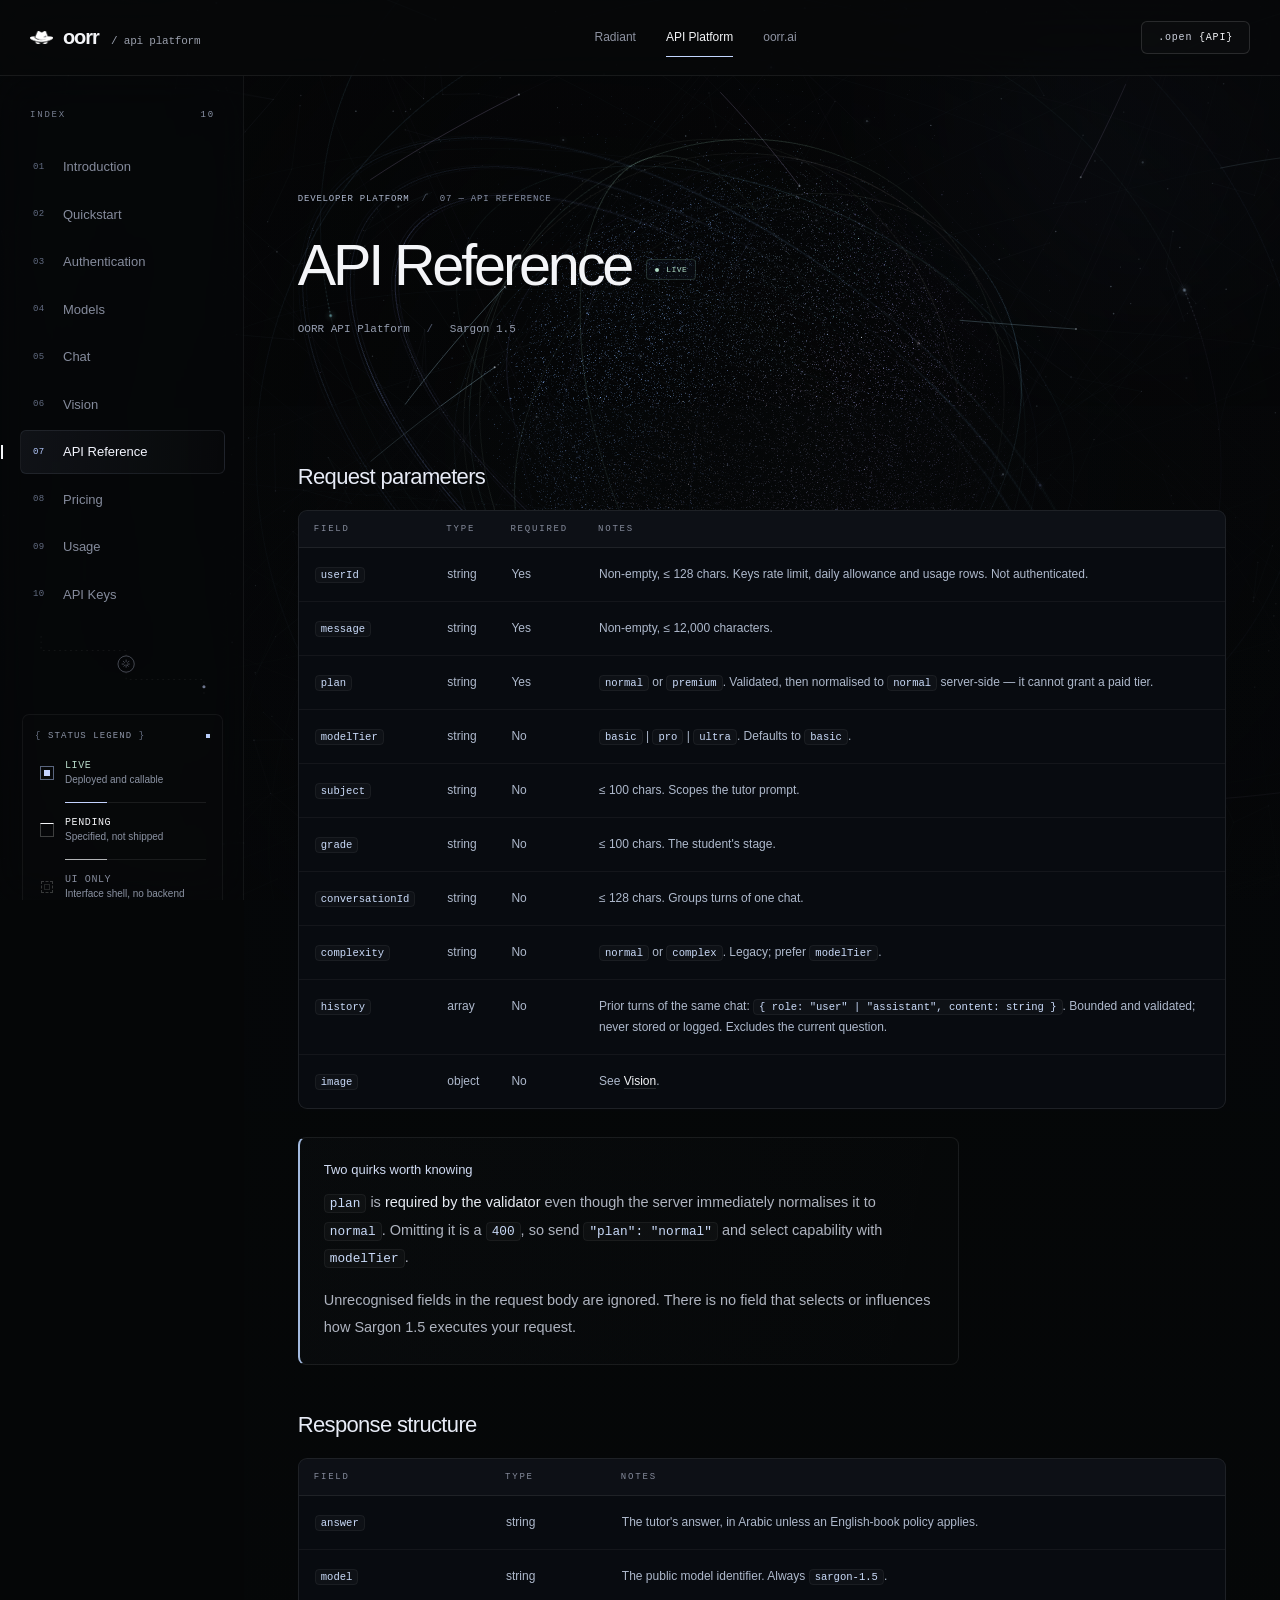
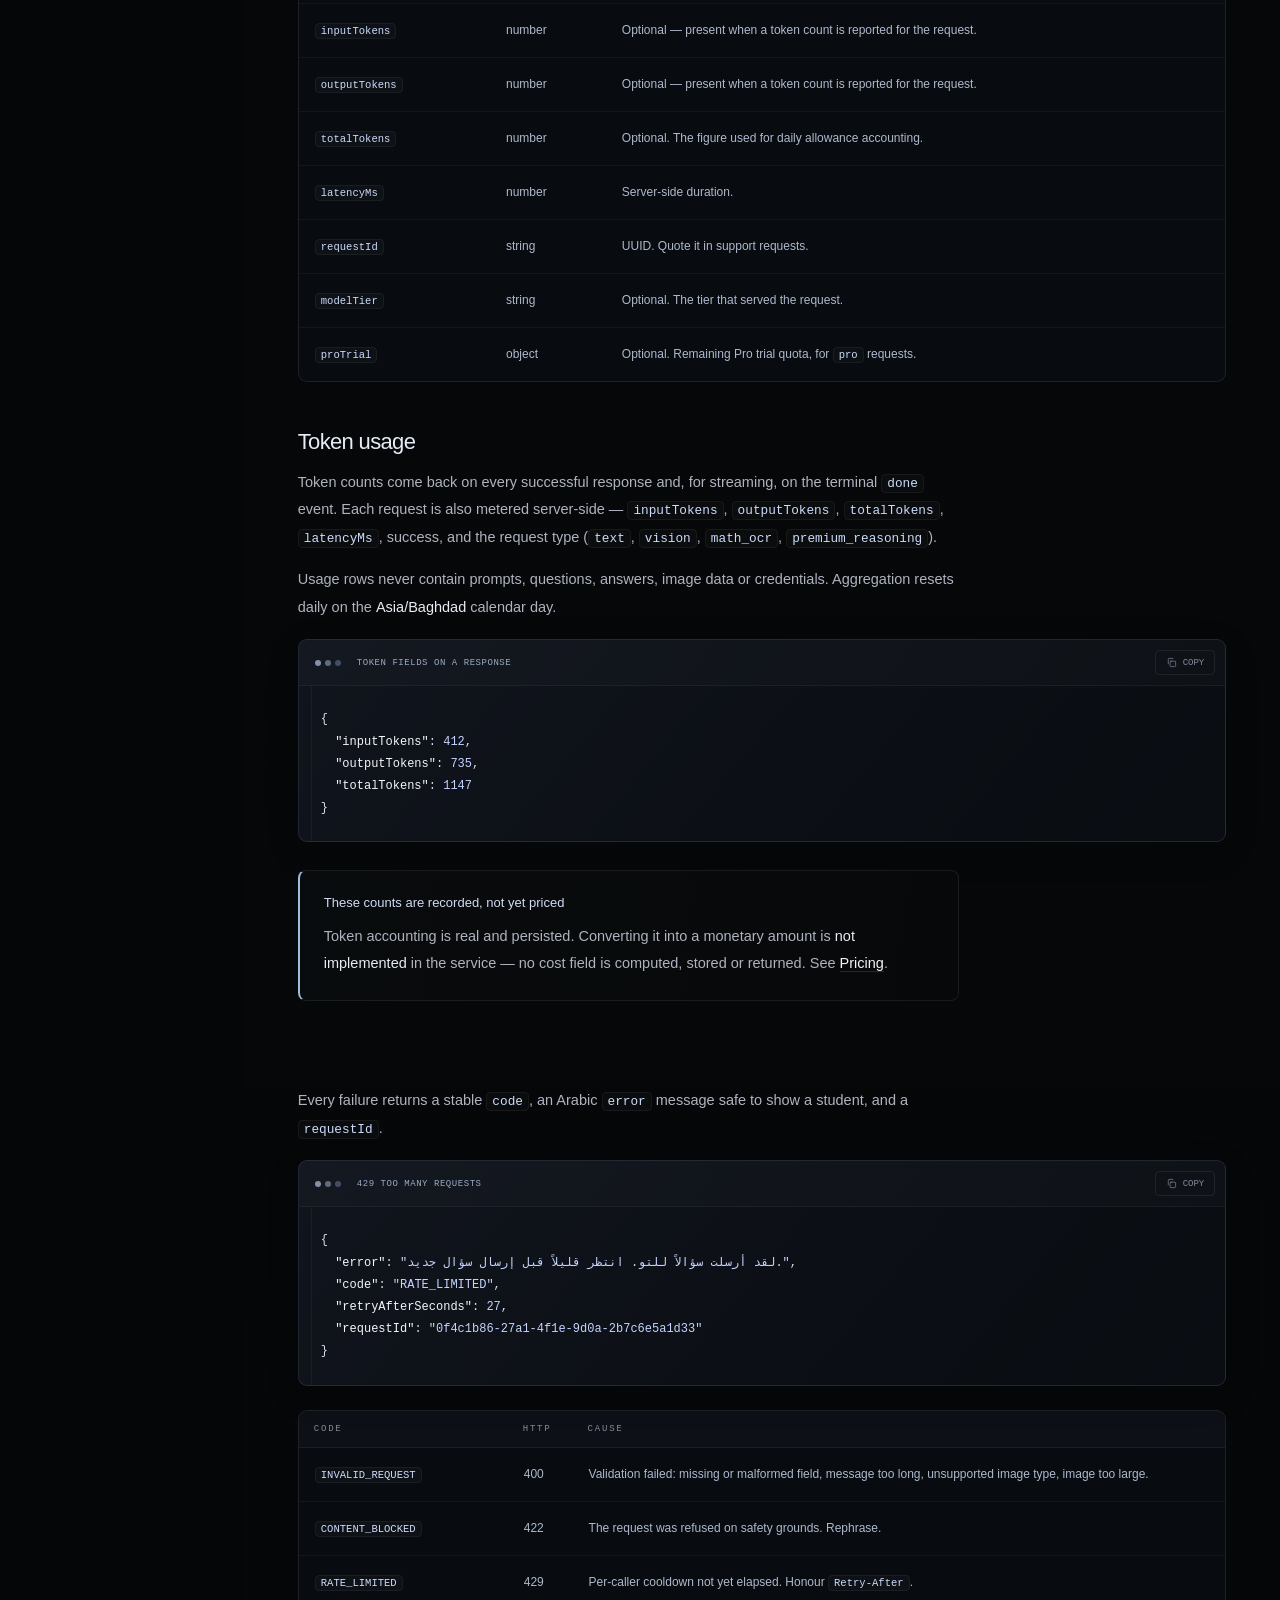
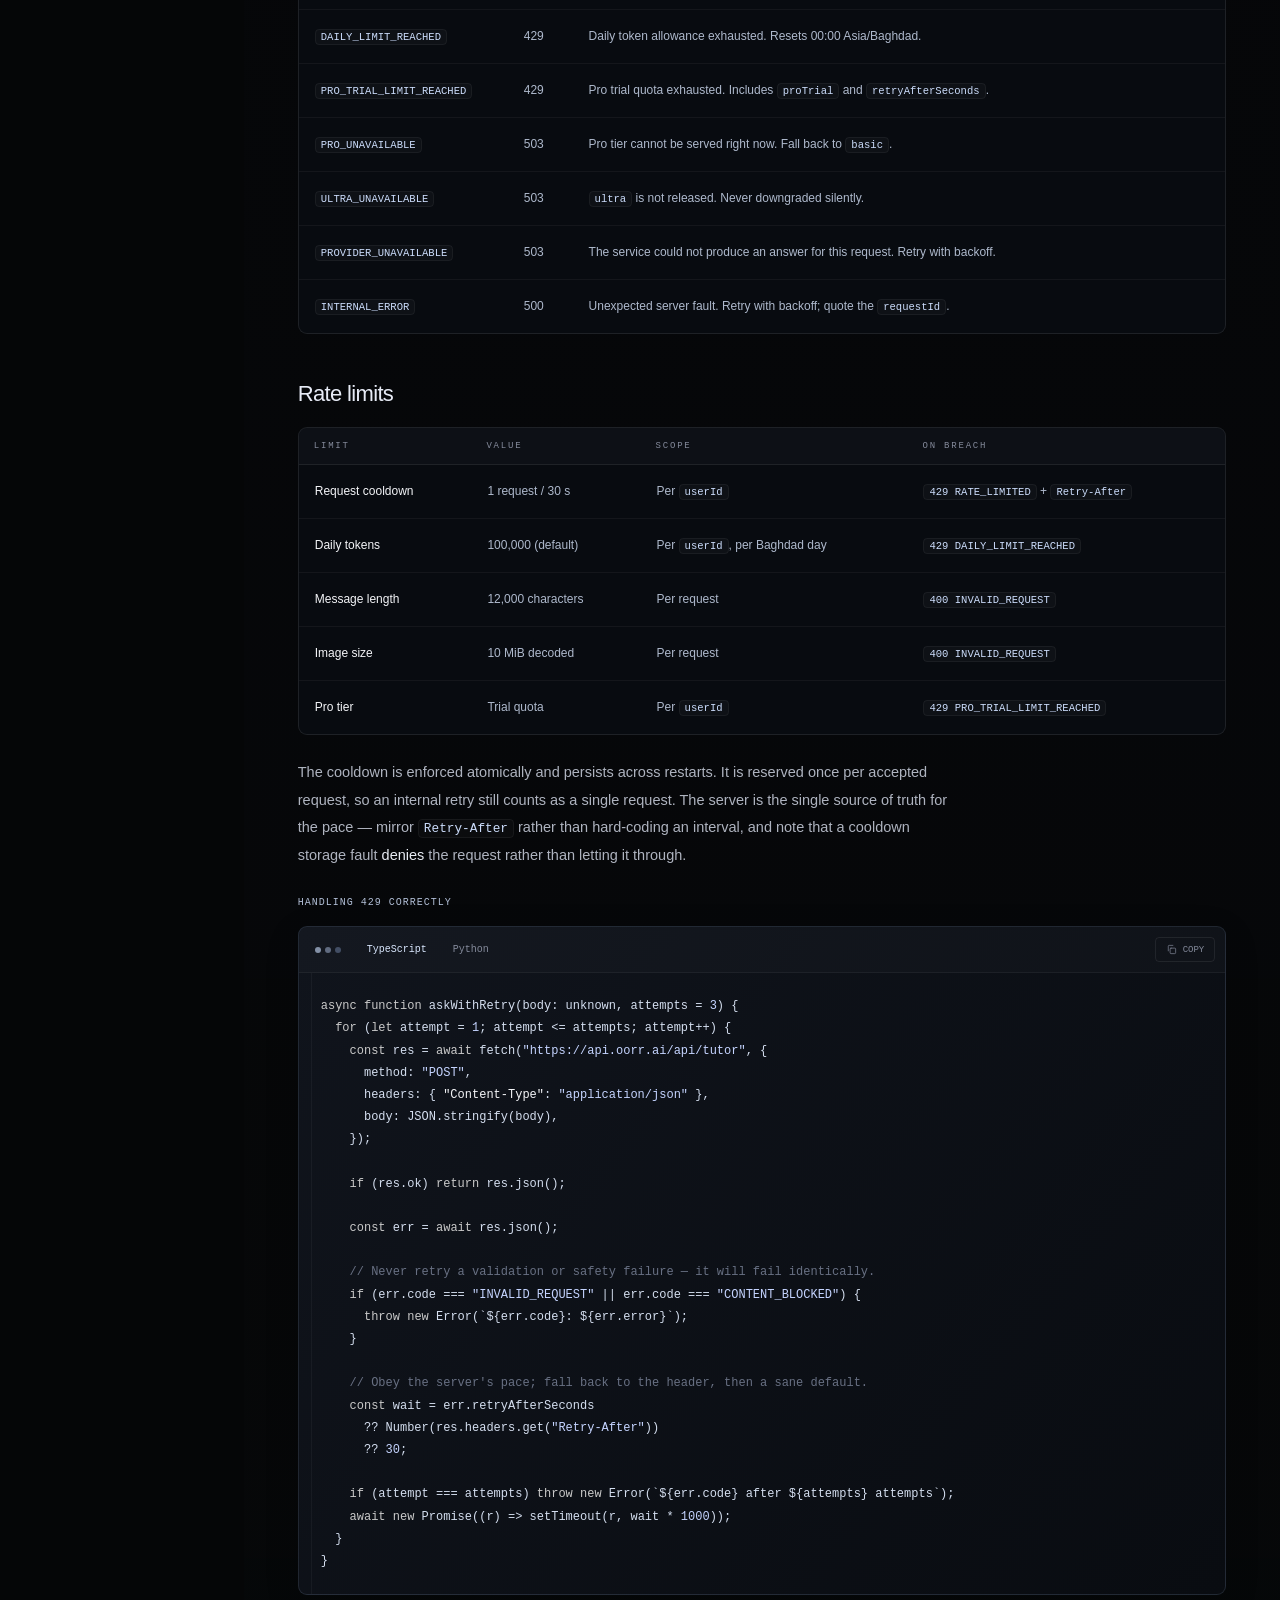
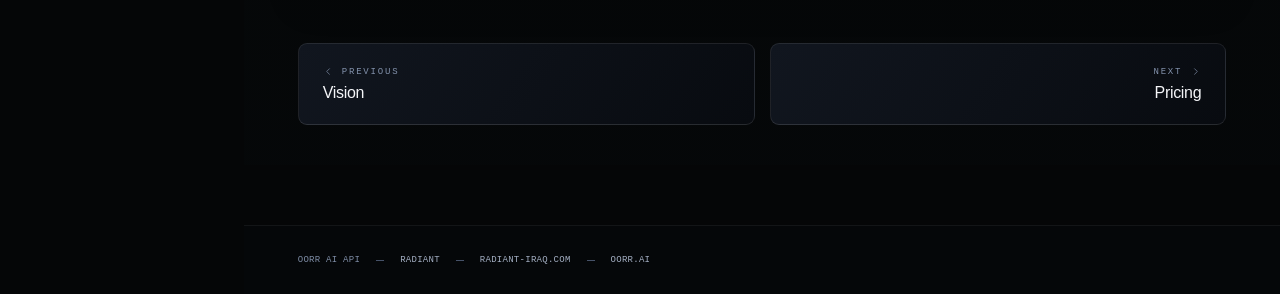
<file: docs/oorr/api-reference/index.html>
<!doctype html>
<html lang="en">
<head>
<meta charset="utf-8">
<meta name="viewport" content="width=device-width, initial-scale=1, viewport-fit=cover">
<title>API Reference — OORR AI · Radiant</title>
<meta name="description" content="Request parameters, response structure, token usage, error codes and rate limits.">
<meta name="theme-color" content="#000000">
<meta name="color-scheme" content="dark">
<link rel="icon" type="image/png" href="../../../assets/favicon.png">
<link rel="stylesheet" href="../docs.css">
<link rel="stylesheet" href="../cinematic.css">
</head>
<body data-page="reference">


<div class="cinema-scene" aria-hidden="true">
  <div class="scene-aura scene-aura--blue"></div>
  <div class="scene-aura scene-aura--violet"></div>
  <canvas class="scene-particles"></canvas>
  <img class="cinema-poster" src="../assets/crystal-still.webp" width="1800" height="1200" alt="" fetchpriority="high">
  <canvas class="cinema-art"></canvas>
  <div class="scene-shade"></div>
</div>

<a class="skip" href="#main">Skip to content</a>

<header class="topbar">
  <nav class="navset" aria-label="Site">
    <a class="navlink" href="../../../">Radiant</a>
    <a class="navlink is-here" href="../">API Platform</a>
    <a class="navlink" href="https://oorr.ai" target="_blank" rel="noopener">oorr.ai</a>
  </nav>
  <a class="brand" href="../../../">
    <img src="../../../assets/radiant-mark.png" alt="" draggable="false">
    <b>oorr<i> / api platform</i></b>
  </a>
  <div class="topbar-end">
    <a class="bracket" href="https://api.oorr.ai" target="_blank" rel="noopener">.open&nbsp;<em>{API}</em></a>
    <button class="navtoggle" id="navtoggle" aria-expanded="false" aria-controls="sidebar">
      <svg viewBox="0 0 24 24" aria-hidden="true"><path d="M4 7h16M4 12h16M4 17h16"/></svg>
      Menu
    </button>
  </div>
</header>

<div class="layout">

  <nav class="sidebar" id="sidebar" aria-label="Documentation">
    <p class="sb-title"><span>Index</span><b>10</b></p>
    <ol class="sb-list">
        <li><a href="../"><i class="sb-idx">01</i><span class="sb-label">Introduction</span></a></li>
        <li><a href="../quickstart/"><i class="sb-idx">02</i><span class="sb-label">Quickstart</span></a></li>
        <li><a href="../authentication/"><i class="sb-idx">03</i><span class="sb-label">Authentication</span></a></li>
        <li><a href="../models/"><i class="sb-idx">04</i><span class="sb-label">Models</span></a></li>
        <li><a href="../chat/"><i class="sb-idx">05</i><span class="sb-label">Chat</span></a></li>
        <li><a href="../vision/"><i class="sb-idx">06</i><span class="sb-label">Vision</span></a></li>
        <li><a href="../api-reference/" class="is-current" aria-current="page"><i class="sb-idx">07</i><span class="sb-label">API Reference</span></a></li>
        <li><a href="../pricing/"><i class="sb-idx">08</i><span class="sb-label">Pricing</span></a></li>
        <li><a href="../usage/"><i class="sb-idx">09</i><span class="sb-label">Usage</span></a></li>
        <li><a href="../api-keys/"><i class="sb-idx">10</i><span class="sb-label">API Keys</span></a></li>
    </ol>

    <div class="route" aria-hidden="true">
      <svg viewBox="0 0 200 64" preserveAspectRatio="none" role="presentation">
        <path d="M10 0 V16 H104 V22"/>
        <path d="M104 40 V48 H190 V64"/>
        <circle class="node" cx="104" cy="31" r="9"/>
        <path class="bolt" d="M104 26.5 V35.5 M99.5 31 H108.5 M100.8 27.8 L107.2 34.2 M107.2 27.8 L100.8 34.2"/>
        <circle class="pip" cx="190" cy="56" r="1.7"/>
      </svg>
    </div>

    <section class="legend" aria-labelledby="legend-title">
      <div class="legend-frame" aria-hidden="true"></div>
      <header class="legend-head">
        <span class="legend-title" id="legend-title">Status legend</span>
        <span class="legend-led" aria-hidden="true"></span>
      </header>
      <ul class="legend-list">
        <li>
          <button class="lg lg--live" type="button" data-status="live" aria-pressed="false">
            <span class="lg-glyph" aria-hidden="true"><i class="g-core"></i><i class="g-ring"></i><i class="g-ring g-ring--2"></i></span>
            <span class="lg-text"><b>Live</b><em>Deployed and callable</em></span>
            <span class="lg-track" aria-hidden="true"><i></i></span>
          </button>
        </li>
        <li>
          <button class="lg lg--pending" type="button" data-status="pending" aria-pressed="false">
            <span class="lg-glyph" aria-hidden="true"><i class="g-orbit"></i><i class="g-sat"></i></span>
            <span class="lg-text"><b>Pending</b><em>Specified, not shipped</em></span>
            <span class="lg-track" aria-hidden="true"><i></i></span>
          </button>
        </li>
        <li>
          <button class="lg lg--ui" type="button" data-status="ui" aria-pressed="false">
            <span class="lg-glyph" aria-hidden="true"><i class="g-wire"></i><i class="g-wire g-wire--2"></i></span>
            <span class="lg-text"><b>UI only</b><em>Interface shell, no backend</em></span>
            <span class="lg-track" aria-hidden="true"><i></i></span>
          </button>
        </li>
      </ul>
      <p class="legend-foot"><span class="kbd">hover</span> to trace on this page</p>
    </section>
  </nav>

  <main class="content" id="main">

    <div class="page-head">
      <p class="ph-num"><span>DEVELOPER PLATFORM</span><i aria-hidden="true">/</i><b>07 — API Reference</b></p>
      <h1>API Reference <span class="pill pill--live">Live</span></h1>
      <p class="chapter-subtitle">OORR API Platform <span aria-hidden="true">/</span> Sargon 1.5</p>
    </div>



    <article class="prose" id="documentation-content">
<h3>Request parameters</h3>
      <div class="tablewrap">
        <table>
          <thead><tr><th>Field</th><th>Type</th><th>Required</th><th>Notes</th></tr></thead>
          <tbody>
            <tr><td><code>userId</code></td><td>string</td><td>Yes</td><td>Non-empty, ≤ 128 chars. Keys rate limit, daily allowance and usage rows. Not authenticated.</td></tr>
            <tr><td><code>message</code></td><td>string</td><td>Yes</td><td>Non-empty, ≤ 12,000 characters.</td></tr>
            <tr><td><code>plan</code></td><td>string</td><td>Yes</td><td><code>normal</code> or <code>premium</code>. Validated, then normalised to <code>normal</code> server-side — it cannot grant a paid tier.</td></tr>
            <tr><td><code>modelTier</code></td><td>string</td><td>No</td><td><code>basic</code> | <code>pro</code> | <code>ultra</code>. Defaults to <code>basic</code>.</td></tr>
            <tr><td><code>subject</code></td><td>string</td><td>No</td><td>≤ 100 chars. Scopes the tutor prompt.</td></tr>
            <tr><td><code>grade</code></td><td>string</td><td>No</td><td>≤ 100 chars. The student's stage.</td></tr>
            <tr><td><code>conversationId</code></td><td>string</td><td>No</td><td>≤ 128 chars. Groups turns of one chat.</td></tr>
            <tr><td><code>complexity</code></td><td>string</td><td>No</td><td><code>normal</code> or <code>complex</code>. Legacy; prefer <code>modelTier</code>.</td></tr>
            <tr><td><code>history</code></td><td>array</td><td>No</td><td>Prior turns of the same chat: <code>{ role: "user" | "assistant", content: string }</code>. Bounded and validated; never stored or logged. Excludes the current question.</td></tr>
            <tr><td><code>image</code></td><td>object</td><td>No</td><td>See <a href="../vision/">Vision</a>.</td></tr>
          </tbody>
        </table>
      </div>

      <div class="note note--warn">
        <p class="note-title">Two quirks worth knowing</p>
        <p>
          <code>plan</code> is <strong>required by the validator</strong> even though
          the server immediately normalises it to <code>normal</code>. Omitting it is a
          <code>400</code>, so send <code>"plan": "normal"</code> and select capability
          with <code>modelTier</code>.
        </p>
        <p>
          Unrecognised fields in the request body are ignored. There is no field that
          selects or influences how Sargon 1.5 executes your request.
        </p>
      </div>

      <h3>Response structure</h3>
      <div class="tablewrap">
        <table>
          <thead><tr><th>Field</th><th>Type</th><th>Notes</th></tr></thead>
          <tbody>
            <tr><td><code>answer</code></td><td>string</td><td>The tutor's answer, in Arabic unless an English-book policy applies.</td></tr>
            <tr><td><code>model</code></td><td>string</td><td>The public model identifier. Always <code>sargon-1.5</code>.</td></tr>
            <tr><td><code>inputTokens</code></td><td>number</td><td>Optional — present when a token count is reported for the request.</td></tr>
            <tr><td><code>outputTokens</code></td><td>number</td><td>Optional — present when a token count is reported for the request.</td></tr>
            <tr><td><code>totalTokens</code></td><td>number</td><td>Optional. The figure used for daily allowance accounting.</td></tr>
            <tr><td><code>latencyMs</code></td><td>number</td><td>Server-side duration.</td></tr>
            <tr><td><code>requestId</code></td><td>string</td><td>UUID. Quote it in support requests.</td></tr>
            <tr><td><code>modelTier</code></td><td>string</td><td>Optional. The tier that served the request.</td></tr>
            <tr><td><code>proTrial</code></td><td>object</td><td>Optional. Remaining Pro trial quota, for <code>pro</code> requests.</td></tr>
          </tbody>
        </table>
      </div>

      <h3>Token usage</h3>
      <p>
        Token counts come back on every successful response and, for streaming, on the
        terminal <code>done</code> event. Each request is also metered server-side —
        <code>inputTokens</code>, <code>outputTokens</code>, <code>totalTokens</code>,
        <code>latencyMs</code>, success, and the request type
        (<code>text</code>, <code>vision</code>, <code>math_ocr</code>,
        <code>premium_reasoning</code>).
      </p>
      <p>
        Usage rows never contain prompts, questions, answers, image data or credentials.
        Aggregation resets daily on the <strong>Asia/Baghdad</strong> calendar day.
      </p>
      <div class="codewrap">
        <div class="codehead"><span class="codelabel">Token fields on a response</span></div>
        <pre><code>{
  "inputTokens": 412,
  "outputTokens": 735,
  "totalTokens": 1147
}</code></pre>
      </div>
      <div class="note note--warn">
        <p class="note-title">These counts are recorded, not yet priced</p>
        <p>
          Token accounting is real and persisted. Converting it into a monetary amount
          is <strong>not implemented</strong> in the service — no cost field is computed,
          stored or returned. See <a href="../pricing/">Pricing</a>.
        </p>
      </div>

      <h3>Error responses</h3>
      <p>Every failure returns a stable <code>code</code>, an Arabic <code>error</code> message safe to show a student, and a <code>requestId</code>.</p>
      <div class="codewrap">
        <div class="codehead"><span class="codelabel">429 Too Many Requests</span></div>
        <pre><code>{
  "error": "لقد أرسلت سؤالاً للتو. انتظر قليلاً قبل إرسال سؤال جديد.",
  "code": "RATE_LIMITED",
  "retryAfterSeconds": 27,
  "requestId": "0f4c1b86-27a1-4f1e-9d0a-2b7c6e5a1d33"
}</code></pre>
      </div>

      <div class="tablewrap">
        <table>
          <thead><tr><th>Code</th><th>HTTP</th><th>Cause</th></tr></thead>
          <tbody>
            <tr><td><code>INVALID_REQUEST</code></td><td>400</td><td>Validation failed: missing or malformed field, message too long, unsupported image type, image too large.</td></tr>
            <tr><td><code>CONTENT_BLOCKED</code></td><td>422</td><td>The request was refused on safety grounds. Rephrase.</td></tr>
            <tr><td><code>RATE_LIMITED</code></td><td>429</td><td>Per-caller cooldown not yet elapsed. Honour <code>Retry-After</code>.</td></tr>
            <tr><td><code>DAILY_LIMIT_REACHED</code></td><td>429</td><td>Daily token allowance exhausted. Resets 00:00 Asia/Baghdad.</td></tr>
            <tr><td><code>PRO_TRIAL_LIMIT_REACHED</code></td><td>429</td><td>Pro trial quota exhausted. Includes <code>proTrial</code> and <code>retryAfterSeconds</code>.</td></tr>
            <tr><td><code>PRO_UNAVAILABLE</code></td><td>503</td><td>Pro tier cannot be served right now. Fall back to <code>basic</code>.</td></tr>
            <tr><td><code>ULTRA_UNAVAILABLE</code></td><td>503</td><td><code>ultra</code> is not released. Never downgraded silently.</td></tr>
            <tr><td><code>PROVIDER_UNAVAILABLE</code></td><td>503</td><td>The service could not produce an answer for this request. Retry with backoff.</td></tr>
            <tr><td><code>INTERNAL_ERROR</code></td><td>500</td><td>Unexpected server fault. Retry with backoff; quote the <code>requestId</code>.</td></tr>
          </tbody>
        </table>
      </div>

      <h3>Rate limits</h3>
      <div class="tablewrap">
        <table>
          <thead><tr><th>Limit</th><th>Value</th><th>Scope</th><th>On breach</th></tr></thead>
          <tbody>
            <tr><td>Request cooldown</td><td>1 request / 30 s</td><td>Per <code>userId</code></td><td><code>429 RATE_LIMITED</code> + <code>Retry-After</code></td></tr>
            <tr><td>Daily tokens</td><td>100,000 (default)</td><td>Per <code>userId</code>, per Baghdad day</td><td><code>429 DAILY_LIMIT_REACHED</code></td></tr>
            <tr><td>Message length</td><td>12,000 characters</td><td>Per request</td><td><code>400 INVALID_REQUEST</code></td></tr>
            <tr><td>Image size</td><td>10 MiB decoded</td><td>Per request</td><td><code>400 INVALID_REQUEST</code></td></tr>
            <tr><td>Pro tier</td><td>Trial quota</td><td>Per <code>userId</code></td><td><code>429 PRO_TRIAL_LIMIT_REACHED</code></td></tr>
          </tbody>
        </table>
      </div>
      <p>
        The cooldown is enforced atomically and persists across restarts. It is
        reserved once per accepted request, so an internal retry still
        counts as a single request. The server is the single source of truth for the
        pace — mirror <code>Retry-After</code> rather than hard-coding an interval, and
        note that a cooldown storage fault <strong>denies</strong> the request rather
        than letting it through.
      </p>

      <h4>Handling 429 correctly</h4>
      <div class="codewrap" data-tabs>
        <div class="codehead">
          <div class="tabs" role="tablist" aria-label="Retry language">
            <button class="tab" type="button" role="tab" aria-selected="true">TypeScript</button>
            <button class="tab" type="button" role="tab" aria-selected="false">Python</button>
          </div>
        </div>
        <pre role="tabpanel"><code>async function askWithRetry(body: unknown, attempts = 3) {
  for (let attempt = 1; attempt <= attempts; attempt++) {
    const res = await fetch("https://api.oorr.ai/api/tutor", {
      method: "POST",
      headers: { "Content-Type": "application/json" },
      body: JSON.stringify(body),
    });

    if (res.ok) return res.json();

    const err = await res.json();

    // Never retry a validation or safety failure — it will fail identically.
    if (err.code === "INVALID_REQUEST" || err.code === "CONTENT_BLOCKED") {
      throw new Error(`${err.code}: ${err.error}`);
    }

    // Obey the server's pace; fall back to the header, then a sane default.
    const wait = err.retryAfterSeconds
      ?? Number(res.headers.get("Retry-After"))
      ?? 30;

    if (attempt === attempts) throw new Error(`${err.code} after ${attempts} attempts`);
    await new Promise((r) => setTimeout(r, wait * 1000));
  }
}</code></pre>
        <pre role="tabpanel" hidden><code>import time
import requests

NO_RETRY = {"INVALID_REQUEST", "CONTENT_BLOCKED"}

def ask_with_retry(body, attempts=3):
    for attempt in range(1, attempts + 1):
        res = requests.post(
            "https://api.oorr.ai/api/tutor", json=body, timeout=90
        )
        if res.ok:
            return res.json()

        err = res.json()
        if err.get("code") in NO_RETRY:
            raise RuntimeError(f"{err['code']}: {err['error']}")

        wait = err.get("retryAfterSeconds") or int(
            res.headers.get("Retry-After", 30)
        )
        if attempt == attempts:
            raise RuntimeError(f"{err.get('code')} after {attempts} attempts")
        time.sleep(wait)</code></pre>
      </div>

      <nav class="pager" aria-label="Documentation pages">
        <a class="pager-link pager-prev" href="../vision/"><span><svg viewBox="0 0 24 24" aria-hidden="true"><path d="M14 6l-6 6 6 6"/></svg>Previous</span><b>Vision</b></a>
        <a class="pager-link pager-next" href="../pricing/"><span>Next<svg viewBox="0 0 24 24" aria-hidden="true"><path d="M10 6l6 6-6 6"/></svg></span><b>Pricing</b></a>
      </nav>
    </article>

    <aside class="toc" id="toc" aria-label="On this page"></aside>
  </main>
</div>

<footer class="docfoot">
  <span>OORR AI API</span>
  <span class="dot" aria-hidden="true"></span>
  <a href="../../../">Radiant</a>
  <span class="dot" aria-hidden="true"></span>
  <a href="https://radiant-iraq.com" target="_blank" rel="noopener">radiant-iraq.com</a>
  <span class="dot" aria-hidden="true"></span>
  <a href="https://oorr.ai" target="_blank" rel="noopener">oorr.ai</a>
</footer>

<script src="../docs.js"></script>
<script src="../crystal.js"></script>
<script src="../cinematic.js"></script>
</body>
</html>
</file>
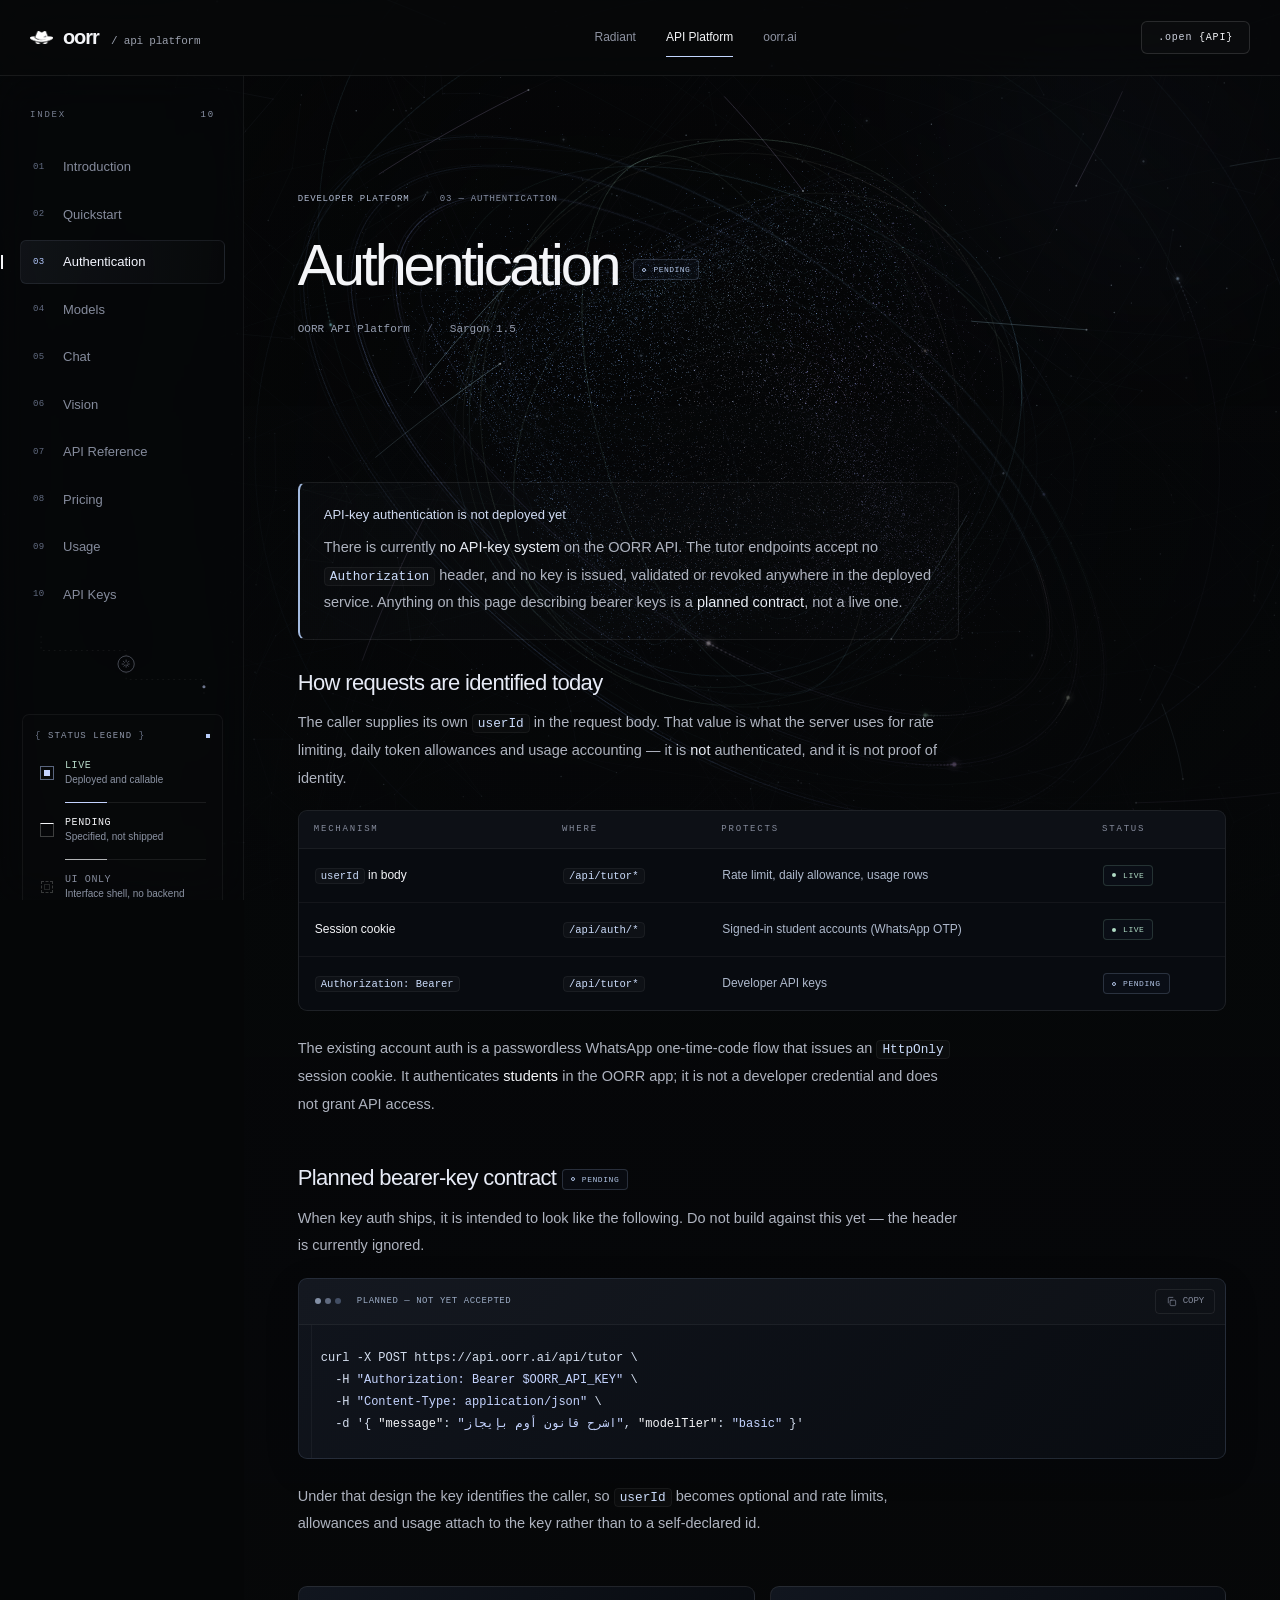
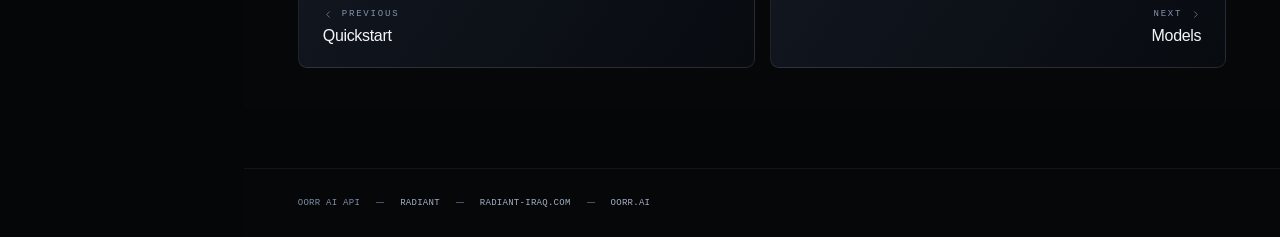
<file: docs/oorr/authentication/index.html>
<!doctype html>
<html lang="en">
<head>
<meta charset="utf-8">
<meta name="viewport" content="width=device-width, initial-scale=1, viewport-fit=cover">
<title>Authentication — OORR AI · Radiant</title>
<meta name="description" content="How OORR AI requests are identified today, and the planned API-key contract.">
<meta name="theme-color" content="#000000">
<meta name="color-scheme" content="dark">
<link rel="icon" type="image/png" href="../../../assets/favicon.png">
<link rel="stylesheet" href="../docs.css">
<link rel="stylesheet" href="../cinematic.css">
</head>
<body data-page="authentication">


<div class="cinema-scene" aria-hidden="true">
  <div class="scene-aura scene-aura--blue"></div>
  <div class="scene-aura scene-aura--violet"></div>
  <canvas class="scene-particles"></canvas>
  <img class="cinema-poster" src="../assets/crystal-still.webp" width="1800" height="1200" alt="" fetchpriority="high">
  <canvas class="cinema-art"></canvas>
  <div class="scene-shade"></div>
</div>

<a class="skip" href="#main">Skip to content</a>

<header class="topbar">
  <nav class="navset" aria-label="Site">
    <a class="navlink" href="../../../">Radiant</a>
    <a class="navlink is-here" href="../">API Platform</a>
    <a class="navlink" href="https://oorr.ai" target="_blank" rel="noopener">oorr.ai</a>
  </nav>
  <a class="brand" href="../../../">
    <img src="../../../assets/radiant-mark.png" alt="" draggable="false">
    <b>oorr<i> / api platform</i></b>
  </a>
  <div class="topbar-end">
    <a class="bracket" href="https://api.oorr.ai" target="_blank" rel="noopener">.open&nbsp;<em>{API}</em></a>
    <button class="navtoggle" id="navtoggle" aria-expanded="false" aria-controls="sidebar">
      <svg viewBox="0 0 24 24" aria-hidden="true"><path d="M4 7h16M4 12h16M4 17h16"/></svg>
      Menu
    </button>
  </div>
</header>

<div class="layout">

  <nav class="sidebar" id="sidebar" aria-label="Documentation">
    <p class="sb-title"><span>Index</span><b>10</b></p>
    <ol class="sb-list">
        <li><a href="../"><i class="sb-idx">01</i><span class="sb-label">Introduction</span></a></li>
        <li><a href="../quickstart/"><i class="sb-idx">02</i><span class="sb-label">Quickstart</span></a></li>
        <li><a href="../authentication/" class="is-current" aria-current="page"><i class="sb-idx">03</i><span class="sb-label">Authentication</span></a></li>
        <li><a href="../models/"><i class="sb-idx">04</i><span class="sb-label">Models</span></a></li>
        <li><a href="../chat/"><i class="sb-idx">05</i><span class="sb-label">Chat</span></a></li>
        <li><a href="../vision/"><i class="sb-idx">06</i><span class="sb-label">Vision</span></a></li>
        <li><a href="../api-reference/"><i class="sb-idx">07</i><span class="sb-label">API Reference</span></a></li>
        <li><a href="../pricing/"><i class="sb-idx">08</i><span class="sb-label">Pricing</span></a></li>
        <li><a href="../usage/"><i class="sb-idx">09</i><span class="sb-label">Usage</span></a></li>
        <li><a href="../api-keys/"><i class="sb-idx">10</i><span class="sb-label">API Keys</span></a></li>
    </ol>

    <div class="route" aria-hidden="true">
      <svg viewBox="0 0 200 64" preserveAspectRatio="none" role="presentation">
        <path d="M10 0 V16 H104 V22"/>
        <path d="M104 40 V48 H190 V64"/>
        <circle class="node" cx="104" cy="31" r="9"/>
        <path class="bolt" d="M104 26.5 V35.5 M99.5 31 H108.5 M100.8 27.8 L107.2 34.2 M107.2 27.8 L100.8 34.2"/>
        <circle class="pip" cx="190" cy="56" r="1.7"/>
      </svg>
    </div>

    <section class="legend" aria-labelledby="legend-title">
      <div class="legend-frame" aria-hidden="true"></div>
      <header class="legend-head">
        <span class="legend-title" id="legend-title">Status legend</span>
        <span class="legend-led" aria-hidden="true"></span>
      </header>
      <ul class="legend-list">
        <li>
          <button class="lg lg--live" type="button" data-status="live" aria-pressed="false">
            <span class="lg-glyph" aria-hidden="true"><i class="g-core"></i><i class="g-ring"></i><i class="g-ring g-ring--2"></i></span>
            <span class="lg-text"><b>Live</b><em>Deployed and callable</em></span>
            <span class="lg-track" aria-hidden="true"><i></i></span>
          </button>
        </li>
        <li>
          <button class="lg lg--pending" type="button" data-status="pending" aria-pressed="false">
            <span class="lg-glyph" aria-hidden="true"><i class="g-orbit"></i><i class="g-sat"></i></span>
            <span class="lg-text"><b>Pending</b><em>Specified, not shipped</em></span>
            <span class="lg-track" aria-hidden="true"><i></i></span>
          </button>
        </li>
        <li>
          <button class="lg lg--ui" type="button" data-status="ui" aria-pressed="false">
            <span class="lg-glyph" aria-hidden="true"><i class="g-wire"></i><i class="g-wire g-wire--2"></i></span>
            <span class="lg-text"><b>UI only</b><em>Interface shell, no backend</em></span>
            <span class="lg-track" aria-hidden="true"><i></i></span>
          </button>
        </li>
      </ul>
      <p class="legend-foot"><span class="kbd">hover</span> to trace on this page</p>
    </section>
  </nav>

  <main class="content" id="main">

    <div class="page-head">
      <p class="ph-num"><span>DEVELOPER PLATFORM</span><i aria-hidden="true">/</i><b>03 — Authentication</b></p>
      <h1>Authentication <span class="pill pill--pending">Pending</span></h1>
      <p class="chapter-subtitle">OORR API Platform <span aria-hidden="true">/</span> Sargon 1.5</p>
    </div>



    <article class="prose" id="documentation-content">
<div class="note note--warn">
        <p class="note-title">API-key authentication is not deployed yet</p>
        <p>
          There is currently <strong>no API-key system</strong> on the OORR API. The
          tutor endpoints accept no <code>Authorization</code> header, and no key is
          issued, validated or revoked anywhere in the deployed service. Anything on
          this page describing bearer keys is a <strong>planned contract</strong>, not
          a live one.
        </p>
      </div>

      <h3>How requests are identified today</h3>
      <p>
        The caller supplies its own <code>userId</code> in the request body. That value
        is what the server uses for rate limiting, daily token allowances and usage
        accounting — it is <strong>not</strong> authenticated, and it is not proof of
        identity.
      </p>
      <div class="tablewrap">
        <table>
          <thead><tr><th>Mechanism</th><th>Where</th><th>Protects</th><th>Status</th></tr></thead>
          <tbody>
            <tr><td><code>userId</code> in body</td><td><code>/api/tutor*</code></td><td>Rate limit, daily allowance, usage rows</td><td><span class="pill pill--live">Live</span></td></tr>
            <tr><td>Session cookie</td><td><code>/api/auth/*</code></td><td>Signed-in student accounts (WhatsApp OTP)</td><td><span class="pill pill--live">Live</span></td></tr>
            <tr><td><code>Authorization: Bearer</code></td><td><code>/api/tutor*</code></td><td>Developer API keys</td><td><span class="pill pill--pending">Pending</span></td></tr>
          </tbody>
        </table>
      </div>

      <p>
        The existing account auth is a passwordless WhatsApp one-time-code flow that
        issues an <code>HttpOnly</code> session cookie. It authenticates <em>students</em>
        in the OORR app; it is not a developer credential and does not grant API access.
      </p>

      <h3>Planned bearer-key contract <span class="pill pill--pending">Pending</span></h3>
      <p>
        When key auth ships, it is intended to look like the following. Do not build
        against this yet — the header is currently ignored.
      </p>
      <div class="codewrap">
        <div class="codehead"><span class="codelabel">Planned — not yet accepted</span></div>
        <pre><code>curl -X POST https://api.oorr.ai/api/tutor \
  -H "Authorization: Bearer $OORR_API_KEY" \
  -H "Content-Type: application/json" \
  -d '{ "message": "اشرح قانون أوم بإيجاز", "modelTier": "basic" }'</code></pre>
      </div>
      <p>
        Under that design the key identifies the caller, so <code>userId</code> becomes
        optional and rate limits, allowances and usage attach to the key rather than to
        a self-declared id.
      </p>

      <nav class="pager" aria-label="Documentation pages">
        <a class="pager-link pager-prev" href="../quickstart/"><span><svg viewBox="0 0 24 24" aria-hidden="true"><path d="M14 6l-6 6 6 6"/></svg>Previous</span><b>Quickstart</b></a>
        <a class="pager-link pager-next" href="../models/"><span>Next<svg viewBox="0 0 24 24" aria-hidden="true"><path d="M10 6l6 6-6 6"/></svg></span><b>Models</b></a>
      </nav>
    </article>

    <aside class="toc" id="toc" aria-label="On this page"></aside>
  </main>
</div>

<footer class="docfoot">
  <span>OORR AI API</span>
  <span class="dot" aria-hidden="true"></span>
  <a href="../../../">Radiant</a>
  <span class="dot" aria-hidden="true"></span>
  <a href="https://radiant-iraq.com" target="_blank" rel="noopener">radiant-iraq.com</a>
  <span class="dot" aria-hidden="true"></span>
  <a href="https://oorr.ai" target="_blank" rel="noopener">oorr.ai</a>
</footer>

<script src="../docs.js"></script>
<script src="../crystal.js"></script>
<script src="../cinematic.js"></script>
</body>
</html>
</file>
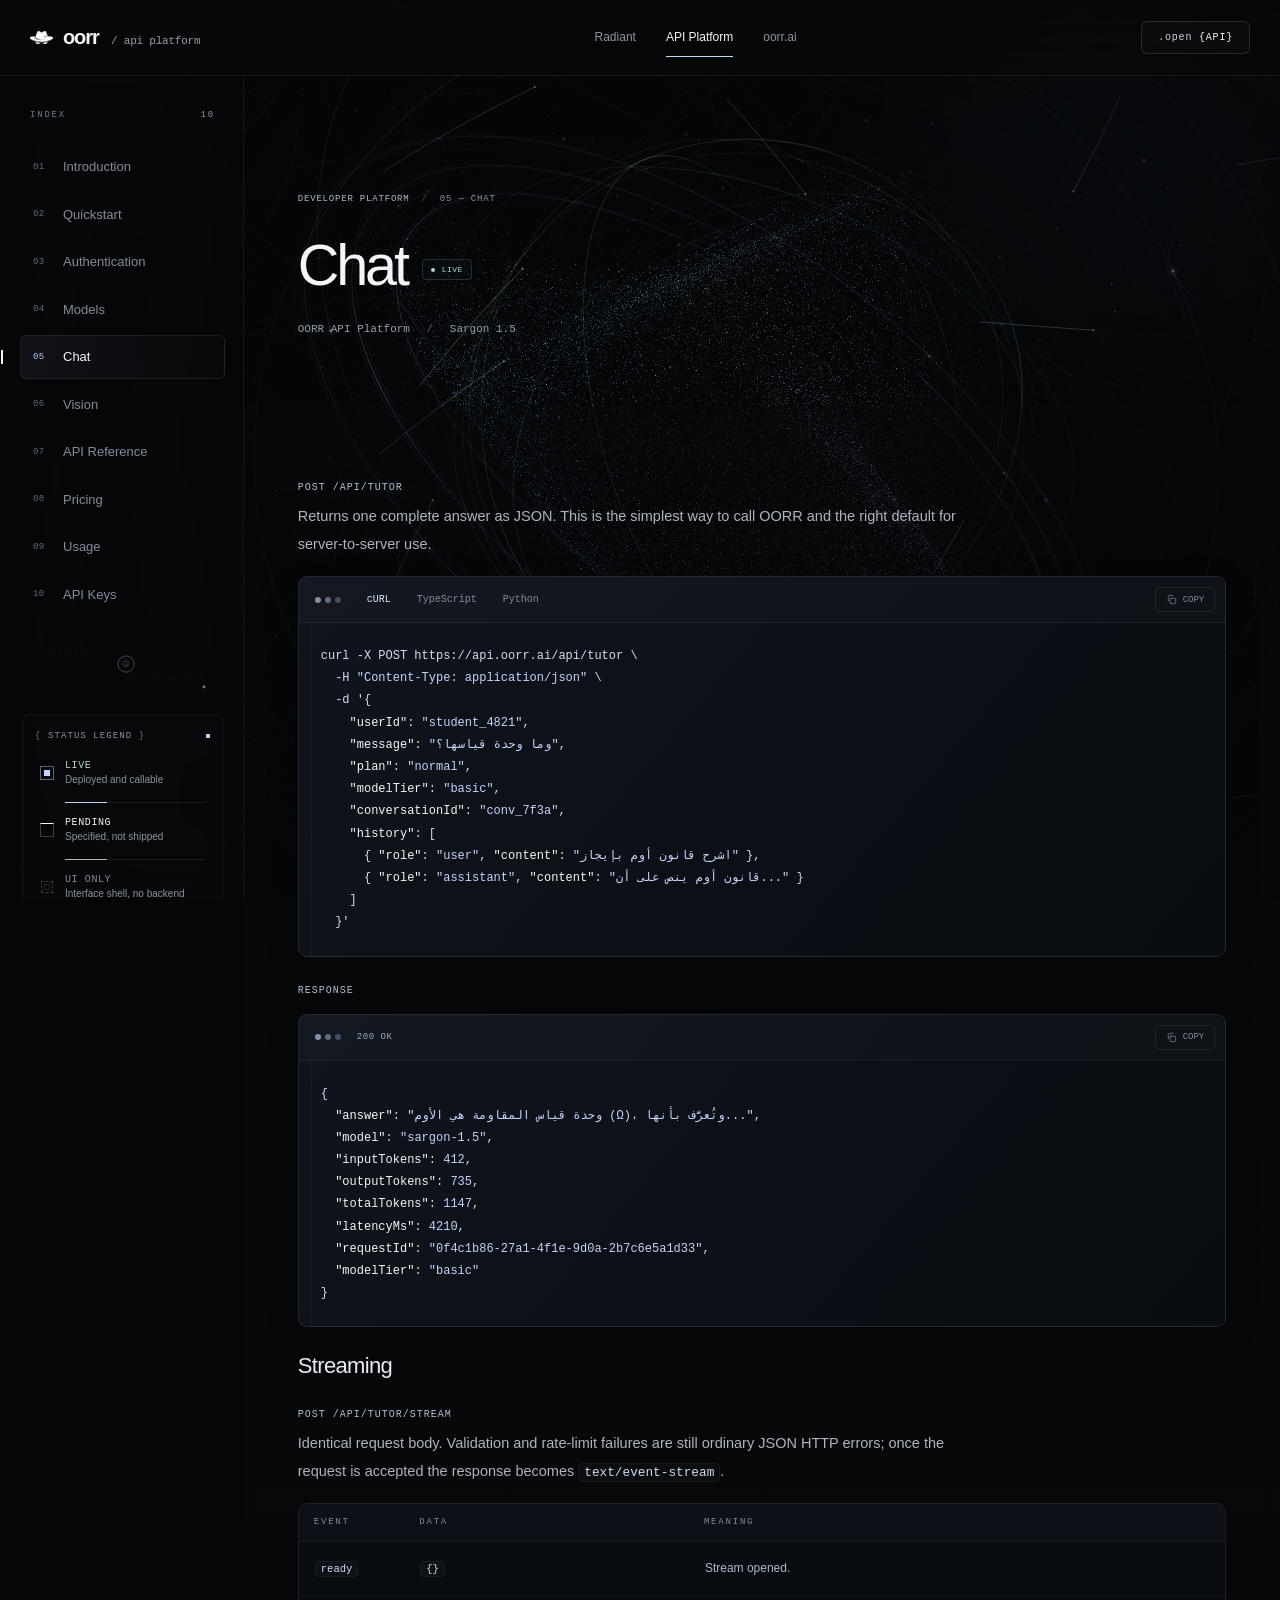
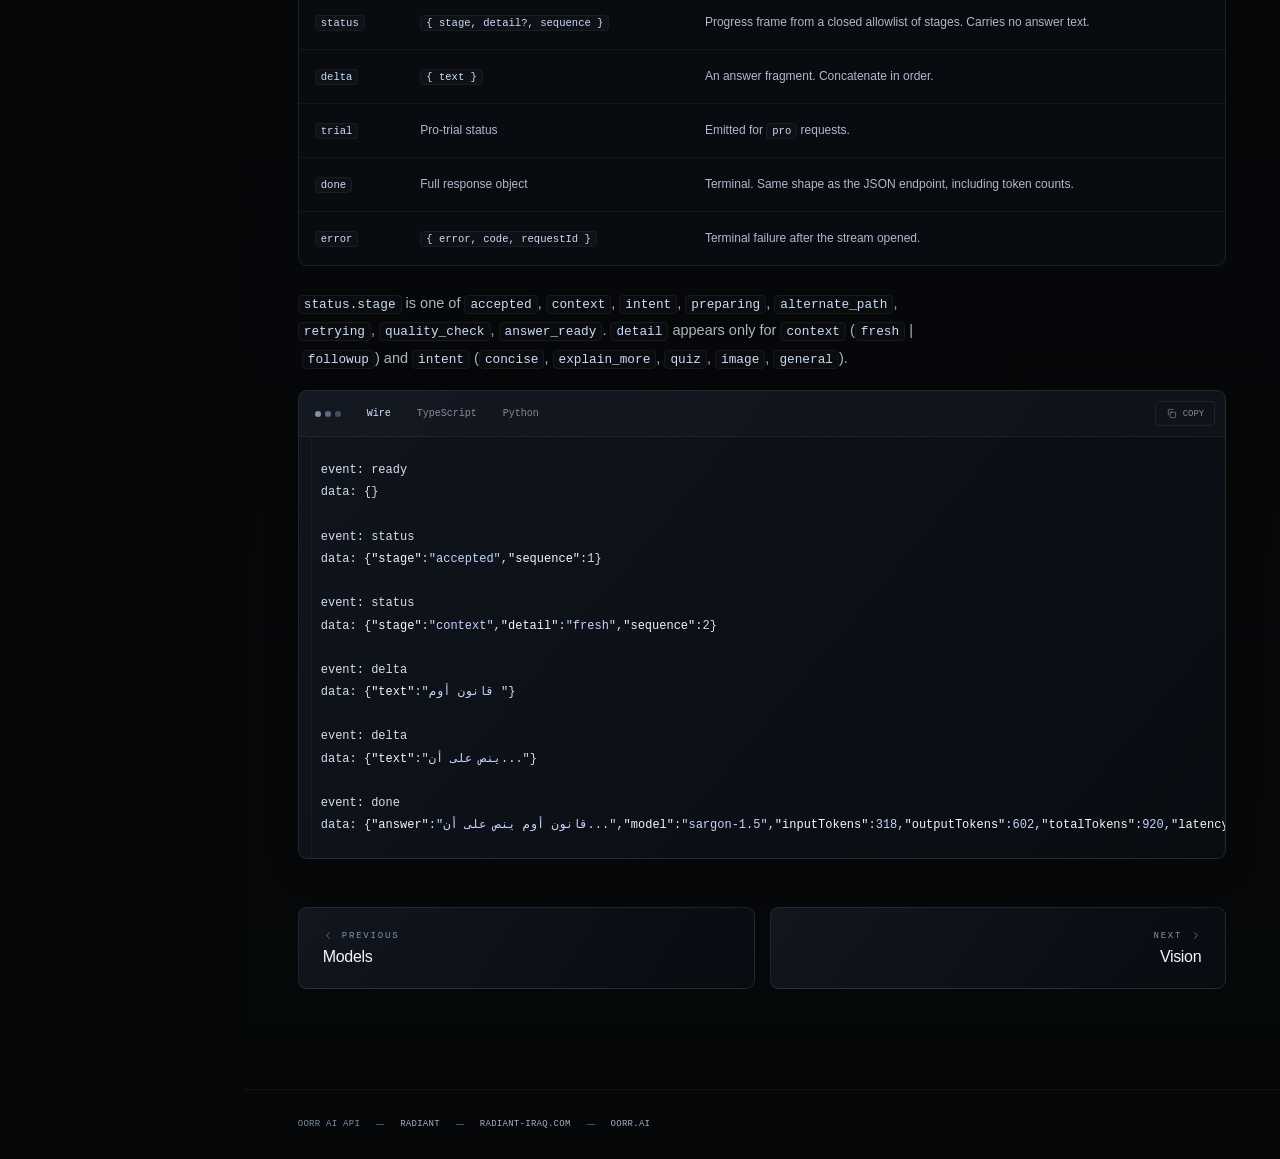
<file: docs/oorr/chat/index.html>
<!doctype html>
<html lang="en">
<head>
<meta charset="utf-8">
<meta name="viewport" content="width=device-width, initial-scale=1, viewport-fit=cover">
<title>Chat — OORR AI · Radiant</title>
<meta name="description" content="The OORR AI chat endpoint, its response shape, and Server-Sent Event streaming.">
<meta name="theme-color" content="#000000">
<meta name="color-scheme" content="dark">
<link rel="icon" type="image/png" href="../../../assets/favicon.png">
<link rel="stylesheet" href="../docs.css">
<link rel="stylesheet" href="../cinematic.css">
</head>
<body data-page="chat">


<div class="cinema-scene" aria-hidden="true">
  <div class="scene-aura scene-aura--blue"></div>
  <div class="scene-aura scene-aura--violet"></div>
  <canvas class="scene-particles"></canvas>
  <img class="cinema-poster" src="../assets/crystal-still.webp" width="1800" height="1200" alt="" fetchpriority="high">
  <canvas class="cinema-art"></canvas>
  <div class="scene-shade"></div>
</div>

<a class="skip" href="#main">Skip to content</a>

<header class="topbar">
  <nav class="navset" aria-label="Site">
    <a class="navlink" href="../../../">Radiant</a>
    <a class="navlink is-here" href="../">API Platform</a>
    <a class="navlink" href="https://oorr.ai" target="_blank" rel="noopener">oorr.ai</a>
  </nav>
  <a class="brand" href="../../../">
    <img src="../../../assets/radiant-mark.png" alt="" draggable="false">
    <b>oorr<i> / api platform</i></b>
  </a>
  <div class="topbar-end">
    <a class="bracket" href="https://api.oorr.ai" target="_blank" rel="noopener">.open&nbsp;<em>{API}</em></a>
    <button class="navtoggle" id="navtoggle" aria-expanded="false" aria-controls="sidebar">
      <svg viewBox="0 0 24 24" aria-hidden="true"><path d="M4 7h16M4 12h16M4 17h16"/></svg>
      Menu
    </button>
  </div>
</header>

<div class="layout">

  <nav class="sidebar" id="sidebar" aria-label="Documentation">
    <p class="sb-title"><span>Index</span><b>10</b></p>
    <ol class="sb-list">
        <li><a href="../"><i class="sb-idx">01</i><span class="sb-label">Introduction</span></a></li>
        <li><a href="../quickstart/"><i class="sb-idx">02</i><span class="sb-label">Quickstart</span></a></li>
        <li><a href="../authentication/"><i class="sb-idx">03</i><span class="sb-label">Authentication</span></a></li>
        <li><a href="../models/"><i class="sb-idx">04</i><span class="sb-label">Models</span></a></li>
        <li><a href="../chat/" class="is-current" aria-current="page"><i class="sb-idx">05</i><span class="sb-label">Chat</span></a></li>
        <li><a href="../vision/"><i class="sb-idx">06</i><span class="sb-label">Vision</span></a></li>
        <li><a href="../api-reference/"><i class="sb-idx">07</i><span class="sb-label">API Reference</span></a></li>
        <li><a href="../pricing/"><i class="sb-idx">08</i><span class="sb-label">Pricing</span></a></li>
        <li><a href="../usage/"><i class="sb-idx">09</i><span class="sb-label">Usage</span></a></li>
        <li><a href="../api-keys/"><i class="sb-idx">10</i><span class="sb-label">API Keys</span></a></li>
    </ol>

    <div class="route" aria-hidden="true">
      <svg viewBox="0 0 200 64" preserveAspectRatio="none" role="presentation">
        <path d="M10 0 V16 H104 V22"/>
        <path d="M104 40 V48 H190 V64"/>
        <circle class="node" cx="104" cy="31" r="9"/>
        <path class="bolt" d="M104 26.5 V35.5 M99.5 31 H108.5 M100.8 27.8 L107.2 34.2 M107.2 27.8 L100.8 34.2"/>
        <circle class="pip" cx="190" cy="56" r="1.7"/>
      </svg>
    </div>

    <section class="legend" aria-labelledby="legend-title">
      <div class="legend-frame" aria-hidden="true"></div>
      <header class="legend-head">
        <span class="legend-title" id="legend-title">Status legend</span>
        <span class="legend-led" aria-hidden="true"></span>
      </header>
      <ul class="legend-list">
        <li>
          <button class="lg lg--live" type="button" data-status="live" aria-pressed="false">
            <span class="lg-glyph" aria-hidden="true"><i class="g-core"></i><i class="g-ring"></i><i class="g-ring g-ring--2"></i></span>
            <span class="lg-text"><b>Live</b><em>Deployed and callable</em></span>
            <span class="lg-track" aria-hidden="true"><i></i></span>
          </button>
        </li>
        <li>
          <button class="lg lg--pending" type="button" data-status="pending" aria-pressed="false">
            <span class="lg-glyph" aria-hidden="true"><i class="g-orbit"></i><i class="g-sat"></i></span>
            <span class="lg-text"><b>Pending</b><em>Specified, not shipped</em></span>
            <span class="lg-track" aria-hidden="true"><i></i></span>
          </button>
        </li>
        <li>
          <button class="lg lg--ui" type="button" data-status="ui" aria-pressed="false">
            <span class="lg-glyph" aria-hidden="true"><i class="g-wire"></i><i class="g-wire g-wire--2"></i></span>
            <span class="lg-text"><b>UI only</b><em>Interface shell, no backend</em></span>
            <span class="lg-track" aria-hidden="true"><i></i></span>
          </button>
        </li>
      </ul>
      <p class="legend-foot"><span class="kbd">hover</span> to trace on this page</p>
    </section>
  </nav>

  <main class="content" id="main">

    <div class="page-head">
      <p class="ph-num"><span>DEVELOPER PLATFORM</span><i aria-hidden="true">/</i><b>05 — Chat</b></p>
      <h1>Chat <span class="pill pill--live">Live</span></h1>
      <p class="chapter-subtitle">OORR API Platform <span aria-hidden="true">/</span> Sargon 1.5</p>
    </div>



    <article class="prose" id="documentation-content">
<h4>POST /api/tutor</h4>
      <p>
        Returns one complete answer as JSON. This is the simplest way to call OORR and
        the right default for server-to-server use.
      </p>

      <div class="codewrap" data-tabs>
        <div class="codehead">
          <div class="tabs" role="tablist" aria-label="Chat language">
            <button class="tab" type="button" role="tab" aria-selected="true">cURL</button>
            <button class="tab" type="button" role="tab" aria-selected="false">TypeScript</button>
            <button class="tab" type="button" role="tab" aria-selected="false">Python</button>
          </div>
        </div>
        <pre role="tabpanel"><code>curl -X POST https://api.oorr.ai/api/tutor \
  -H "Content-Type: application/json" \
  -d '{
    "userId": "student_4821",
    "message": "وما وحدة قياسها؟",
    "plan": "normal",
    "modelTier": "basic",
    "conversationId": "conv_7f3a",
    "history": [
      { "role": "user", "content": "اشرح قانون أوم بإيجاز" },
      { "role": "assistant", "content": "قانون أوم ينص على أن..." }
    ]
  }'</code></pre>
        <pre role="tabpanel" hidden><code>type TutorResponse = {
  answer: string;
  /** Always "sargon-1.5". */
  model: string;
  inputTokens?: number;
  outputTokens?: number;
  totalTokens?: number;
  latencyMs: number;
  requestId: string;
  modelTier?: "basic" | "pro" | "ultra";
};

async function ask(message: string, history: { role: "user" | "assistant"; content: string }[]) {
  const res = await fetch("https://api.oorr.ai/api/tutor", {
    method: "POST",
    headers: { "Content-Type": "application/json" },
    body: JSON.stringify({
      userId: "student_4821",
      message,
      plan: "normal",
      modelTier: "basic",
      conversationId: "conv_7f3a",
      history,
    }),
  });

  if (res.status === 429) {
    const retry = Number(res.headers.get("Retry-After") ?? 30);
    throw new Error(`rate limited, retry in ${retry}s`);
  }

  return (await res.json()) as TutorResponse;
}</code></pre>
        <pre role="tabpanel" hidden><code>import requests

def ask(message, history):
    res = requests.post(
        "https://api.oorr.ai/api/tutor",
        json={
            "userId": "student_4821",
            "message": message,
            "plan": "normal",
            "modelTier": "basic",
            "conversationId": "conv_7f3a",
            "history": history,
        },
        timeout=90,
    )

    if res.status_code == 429:
        retry = int(res.headers.get("Retry-After", 30))
        raise RuntimeError(f"rate limited, retry in {retry}s")

    res.raise_for_status()
    return res.json()</code></pre>
      </div>

      <h4>Response</h4>
      <div class="codewrap">
        <div class="codehead"><span class="codelabel">200 OK</span></div>
        <pre><code>{
  "answer": "وحدة قياس المقاومة هي الأوم (Ω)، وتُعرَّف بأنها...",
  "model": "sargon-1.5",
  "inputTokens": 412,
  "outputTokens": 735,
  "totalTokens": 1147,
  "latencyMs": 4210,
  "requestId": "0f4c1b86-27a1-4f1e-9d0a-2b7c6e5a1d33",
  "modelTier": "basic"
}</code></pre>
      </div>

      <h3>Streaming</h3>
      <h4>POST /api/tutor/stream</h4>
      <p>
        Identical request body. Validation and rate-limit failures are still ordinary
        JSON HTTP errors; once the request is accepted the response becomes
        <code>text/event-stream</code>.
      </p>

      <div class="tablewrap">
        <table>
          <thead><tr><th>Event</th><th>Data</th><th>Meaning</th></tr></thead>
          <tbody>
            <tr><td><code>ready</code></td><td><code>{}</code></td><td>Stream opened.</td></tr>
            <tr><td><code>status</code></td><td><code>{ stage, detail?, sequence }</code></td><td>Progress frame from a closed allowlist of stages. Carries no answer text.</td></tr>
            <tr><td><code>delta</code></td><td><code>{ text }</code></td><td>An answer fragment. Concatenate in order.</td></tr>
            <tr><td><code>trial</code></td><td>Pro-trial status</td><td>Emitted for <code>pro</code> requests.</td></tr>
            <tr><td><code>done</code></td><td>Full response object</td><td>Terminal. Same shape as the JSON endpoint, including token counts.</td></tr>
            <tr><td><code>error</code></td><td><code>{ error, code, requestId }</code></td><td>Terminal failure after the stream opened.</td></tr>
          </tbody>
        </table>
      </div>

      <p>
        <code>status.stage</code> is one of <code>accepted</code>,
        <code>context</code>, <code>intent</code>, <code>preparing</code>,
        <code>alternate_path</code>, <code>retrying</code>,
        <code>quality_check</code>, <code>answer_ready</code>.
        <code>detail</code> appears only for <code>context</code>
        (<code>fresh</code>&nbsp;|&nbsp;<code>followup</code>) and <code>intent</code>
        (<code>concise</code>, <code>explain_more</code>, <code>quiz</code>,
        <code>image</code>, <code>general</code>).
      </p>

      <div class="codewrap" data-tabs>
        <div class="codehead">
          <div class="tabs" role="tablist" aria-label="Streaming language">
            <button class="tab" type="button" role="tab" aria-selected="true">Wire</button>
            <button class="tab" type="button" role="tab" aria-selected="false">TypeScript</button>
            <button class="tab" type="button" role="tab" aria-selected="false">Python</button>
          </div>
        </div>
        <pre role="tabpanel"><code>event: ready
data: {}

event: status
data: {"stage":"accepted","sequence":1}

event: status
data: {"stage":"context","detail":"fresh","sequence":2}

event: delta
data: {"text":"قانون أوم "}

event: delta
data: {"text":"ينص على أن..."}

event: done
data: {"answer":"قانون أوم ينص على أن...","model":"sargon-1.5","inputTokens":318,"outputTokens":602,"totalTokens":920,"latencyMs":3870,"requestId":"9a2e...","modelTier":"basic"}</code></pre>
        <pre role="tabpanel" hidden><code>const res = await fetch("https://api.oorr.ai/api/tutor/stream", {
  method: "POST",
  headers: { "Content-Type": "application/json" },
  body: JSON.stringify({
    userId: "student_4821",
    message: "اشرح قانون أوم بإيجاز",
    plan: "normal",
    modelTier: "basic",
  }),
});

if (!res.ok) throw new Error((await res.json()).code);

const reader = res.body.getReader();
const decoder = new TextDecoder();
let buffer = "";
let answer = "";

while (true) {
  const { value, done } = await reader.read();
  if (done) break;
  buffer += decoder.decode(value, { stream: true });

  const frames = buffer.split("\n\n");
  buffer = frames.pop() ?? "";

  for (const frame of frames) {
    const event = frame.match(/^event: (.+)$/m)?.[1];
    const data = JSON.parse(frame.match(/^data: (.+)$/m)?.[1] ?? "{}");

    if (event === "delta") answer += data.text;
    if (event === "done") console.log(data.totalTokens, "tokens");
    if (event === "error") throw new Error(data.code);
  }
}</code></pre>
        <pre role="tabpanel" hidden><code>import json
import requests

with requests.post(
    "https://api.oorr.ai/api/tutor/stream",
    json={
        "userId": "student_4821",
        "message": "اشرح قانون أوم بإيجاز",
        "plan": "normal",
        "modelTier": "basic",
    },
    stream=True,
    timeout=90,
) as res:
    res.raise_for_status()

    event = None
    answer = ""

    for line in res.iter_lines(decode_unicode=True):
        if line is None or line == "":
            event = None
            continue
        if line.startswith("event: "):
            event = line[7:]
        elif line.startswith("data: "):
            data = json.loads(line[6:])
            if event == "delta":
                answer += data["text"]
            elif event == "done":
                print(data["totalTokens"], "tokens")
            elif event == "error":
                raise RuntimeError(data["code"])</code></pre>
      </div>

      <nav class="pager" aria-label="Documentation pages">
        <a class="pager-link pager-prev" href="../models/"><span><svg viewBox="0 0 24 24" aria-hidden="true"><path d="M14 6l-6 6 6 6"/></svg>Previous</span><b>Models</b></a>
        <a class="pager-link pager-next" href="../vision/"><span>Next<svg viewBox="0 0 24 24" aria-hidden="true"><path d="M10 6l6 6-6 6"/></svg></span><b>Vision</b></a>
      </nav>
    </article>

    <aside class="toc" id="toc" aria-label="On this page"></aside>
  </main>
</div>

<footer class="docfoot">
  <span>OORR AI API</span>
  <span class="dot" aria-hidden="true"></span>
  <a href="../../../">Radiant</a>
  <span class="dot" aria-hidden="true"></span>
  <a href="https://radiant-iraq.com" target="_blank" rel="noopener">radiant-iraq.com</a>
  <span class="dot" aria-hidden="true"></span>
  <a href="https://oorr.ai" target="_blank" rel="noopener">oorr.ai</a>
</footer>

<script src="../docs.js"></script>
<script src="../crystal.js"></script>
<script src="../cinematic.js"></script>
</body>
</html>
</file>
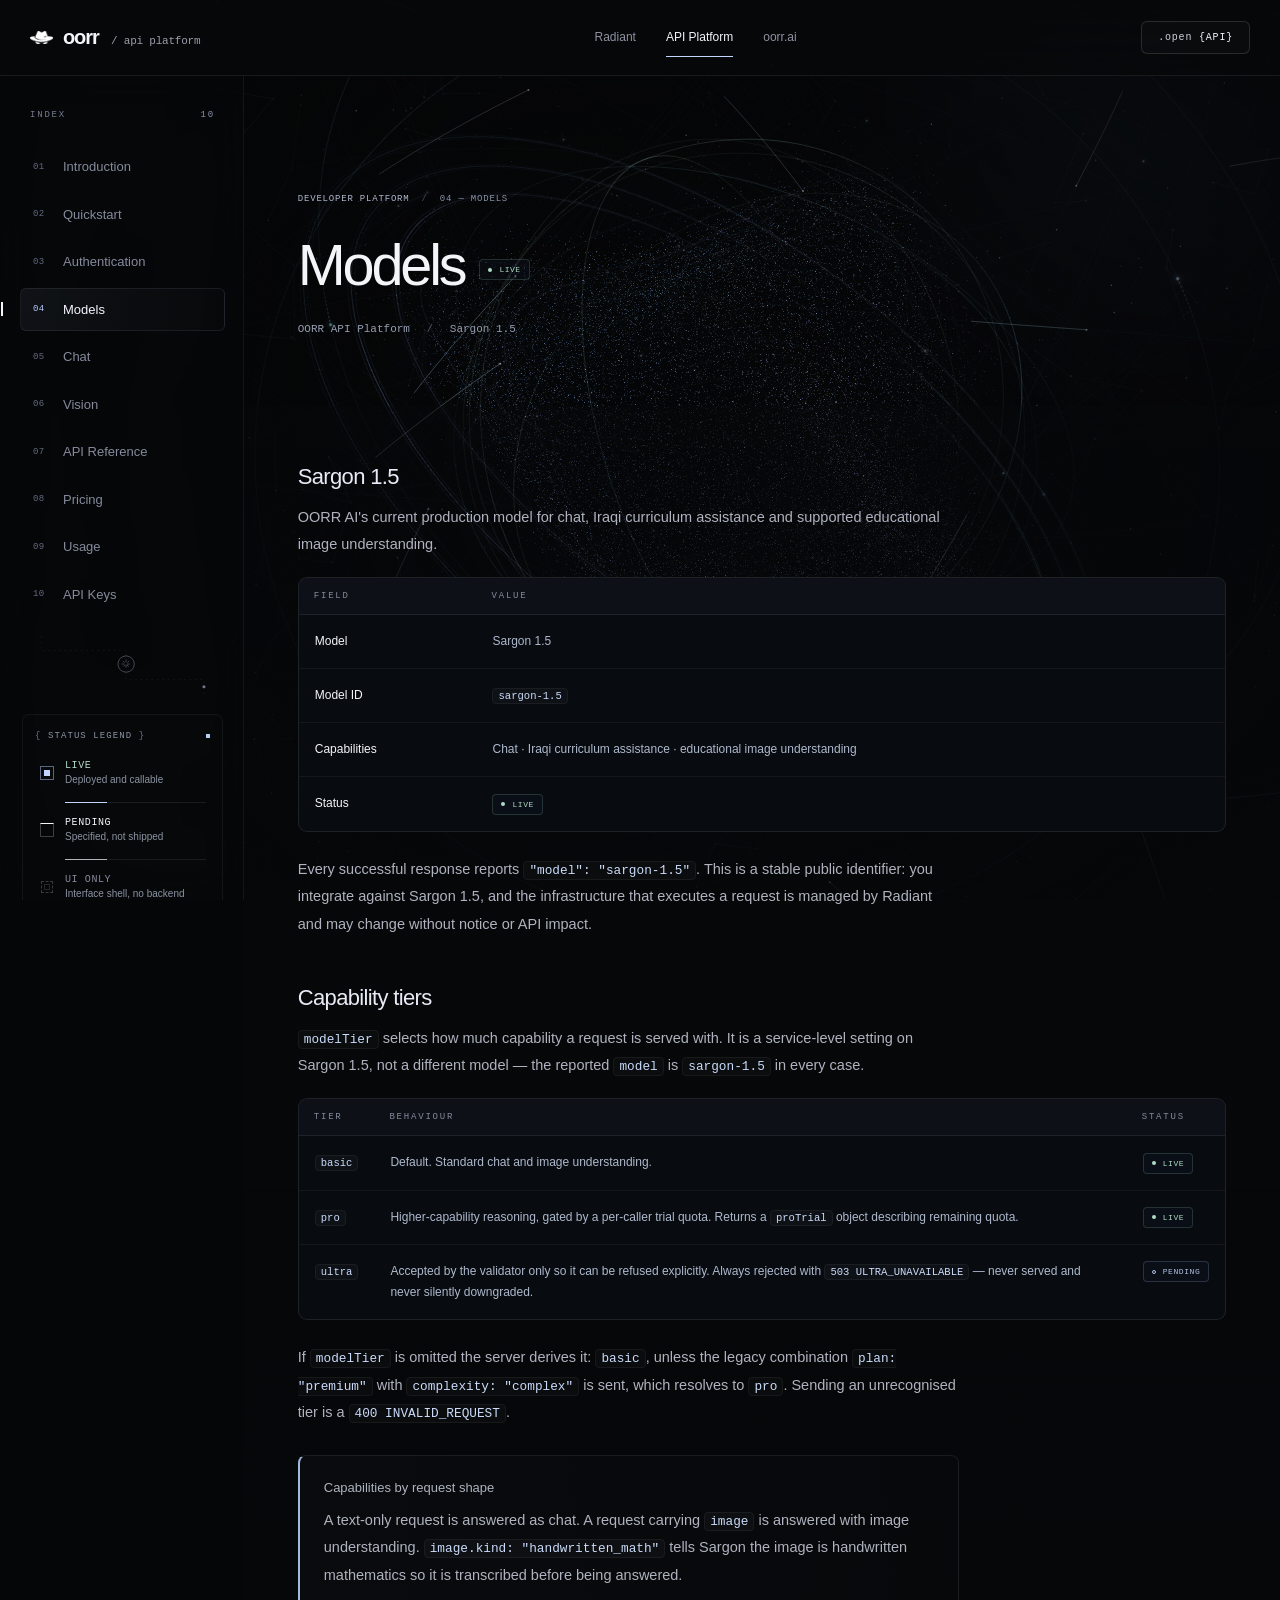
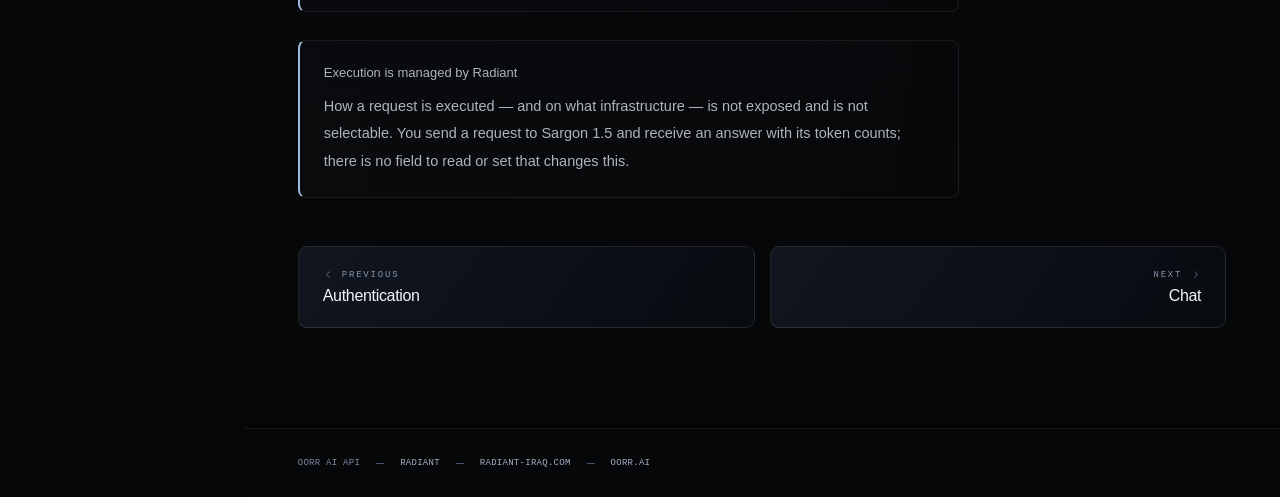
<file: docs/oorr/models/index.html>
<!doctype html>
<html lang="en">
<head>
<meta charset="utf-8">
<meta name="viewport" content="width=device-width, initial-scale=1, viewport-fit=cover">
<title>Models — OORR AI · Radiant</title>
<meta name="description" content="Sargon 1.5 — OORR AI's production model — and its capability tiers.">
<meta name="theme-color" content="#000000">
<meta name="color-scheme" content="dark">
<link rel="icon" type="image/png" href="../../../assets/favicon.png">
<link rel="stylesheet" href="../docs.css">
<link rel="stylesheet" href="../cinematic.css">
</head>
<body data-page="models">


<div class="cinema-scene" aria-hidden="true">
  <div class="scene-aura scene-aura--blue"></div>
  <div class="scene-aura scene-aura--violet"></div>
  <canvas class="scene-particles"></canvas>
  <img class="cinema-poster" src="../assets/crystal-still.webp" width="1800" height="1200" alt="" fetchpriority="high">
  <canvas class="cinema-art"></canvas>
  <div class="scene-shade"></div>
</div>

<a class="skip" href="#main">Skip to content</a>

<header class="topbar">
  <nav class="navset" aria-label="Site">
    <a class="navlink" href="../../../">Radiant</a>
    <a class="navlink is-here" href="../">API Platform</a>
    <a class="navlink" href="https://oorr.ai" target="_blank" rel="noopener">oorr.ai</a>
  </nav>
  <a class="brand" href="../../../">
    <img src="../../../assets/radiant-mark.png" alt="" draggable="false">
    <b>oorr<i> / api platform</i></b>
  </a>
  <div class="topbar-end">
    <a class="bracket" href="https://api.oorr.ai" target="_blank" rel="noopener">.open&nbsp;<em>{API}</em></a>
    <button class="navtoggle" id="navtoggle" aria-expanded="false" aria-controls="sidebar">
      <svg viewBox="0 0 24 24" aria-hidden="true"><path d="M4 7h16M4 12h16M4 17h16"/></svg>
      Menu
    </button>
  </div>
</header>

<div class="layout">

  <nav class="sidebar" id="sidebar" aria-label="Documentation">
    <p class="sb-title"><span>Index</span><b>10</b></p>
    <ol class="sb-list">
        <li><a href="../"><i class="sb-idx">01</i><span class="sb-label">Introduction</span></a></li>
        <li><a href="../quickstart/"><i class="sb-idx">02</i><span class="sb-label">Quickstart</span></a></li>
        <li><a href="../authentication/"><i class="sb-idx">03</i><span class="sb-label">Authentication</span></a></li>
        <li><a href="../models/" class="is-current" aria-current="page"><i class="sb-idx">04</i><span class="sb-label">Models</span></a></li>
        <li><a href="../chat/"><i class="sb-idx">05</i><span class="sb-label">Chat</span></a></li>
        <li><a href="../vision/"><i class="sb-idx">06</i><span class="sb-label">Vision</span></a></li>
        <li><a href="../api-reference/"><i class="sb-idx">07</i><span class="sb-label">API Reference</span></a></li>
        <li><a href="../pricing/"><i class="sb-idx">08</i><span class="sb-label">Pricing</span></a></li>
        <li><a href="../usage/"><i class="sb-idx">09</i><span class="sb-label">Usage</span></a></li>
        <li><a href="../api-keys/"><i class="sb-idx">10</i><span class="sb-label">API Keys</span></a></li>
    </ol>

    <div class="route" aria-hidden="true">
      <svg viewBox="0 0 200 64" preserveAspectRatio="none" role="presentation">
        <path d="M10 0 V16 H104 V22"/>
        <path d="M104 40 V48 H190 V64"/>
        <circle class="node" cx="104" cy="31" r="9"/>
        <path class="bolt" d="M104 26.5 V35.5 M99.5 31 H108.5 M100.8 27.8 L107.2 34.2 M107.2 27.8 L100.8 34.2"/>
        <circle class="pip" cx="190" cy="56" r="1.7"/>
      </svg>
    </div>

    <section class="legend" aria-labelledby="legend-title">
      <div class="legend-frame" aria-hidden="true"></div>
      <header class="legend-head">
        <span class="legend-title" id="legend-title">Status legend</span>
        <span class="legend-led" aria-hidden="true"></span>
      </header>
      <ul class="legend-list">
        <li>
          <button class="lg lg--live" type="button" data-status="live" aria-pressed="false">
            <span class="lg-glyph" aria-hidden="true"><i class="g-core"></i><i class="g-ring"></i><i class="g-ring g-ring--2"></i></span>
            <span class="lg-text"><b>Live</b><em>Deployed and callable</em></span>
            <span class="lg-track" aria-hidden="true"><i></i></span>
          </button>
        </li>
        <li>
          <button class="lg lg--pending" type="button" data-status="pending" aria-pressed="false">
            <span class="lg-glyph" aria-hidden="true"><i class="g-orbit"></i><i class="g-sat"></i></span>
            <span class="lg-text"><b>Pending</b><em>Specified, not shipped</em></span>
            <span class="lg-track" aria-hidden="true"><i></i></span>
          </button>
        </li>
        <li>
          <button class="lg lg--ui" type="button" data-status="ui" aria-pressed="false">
            <span class="lg-glyph" aria-hidden="true"><i class="g-wire"></i><i class="g-wire g-wire--2"></i></span>
            <span class="lg-text"><b>UI only</b><em>Interface shell, no backend</em></span>
            <span class="lg-track" aria-hidden="true"><i></i></span>
          </button>
        </li>
      </ul>
      <p class="legend-foot"><span class="kbd">hover</span> to trace on this page</p>
    </section>
  </nav>

  <main class="content" id="main">

    <div class="page-head">
      <p class="ph-num"><span>DEVELOPER PLATFORM</span><i aria-hidden="true">/</i><b>04 — Models</b></p>
      <h1>Models <span class="pill pill--live">Live</span></h1>
      <p class="chapter-subtitle">OORR API Platform <span aria-hidden="true">/</span> Sargon 1.5</p>
    </div>



    <article class="prose" id="documentation-content">
<h3>Sargon 1.5</h3>
      <p>
        OORR AI's current production model for chat, Iraqi curriculum assistance and
        supported educational image understanding.
      </p>

      <div class="tablewrap">
        <table>
          <thead><tr><th>Field</th><th>Value</th></tr></thead>
          <tbody>
            <tr><td>Model</td><td>Sargon 1.5</td></tr>
            <tr><td>Model ID</td><td><code>sargon-1.5</code></td></tr>
            <tr><td>Capabilities</td><td>Chat · Iraqi curriculum assistance · educational image understanding</td></tr>
            <tr><td>Status</td><td><span class="pill pill--live">Live</span></td></tr>
          </tbody>
        </table>
      </div>

      <p>
        Every successful response reports <code>"model": "sargon-1.5"</code>. This is a
        stable public identifier: you integrate against Sargon 1.5, and the
        infrastructure that executes a request is managed by Radiant and may change
        without notice or API impact.
      </p>

      <h3>Capability tiers</h3>
      <p>
        <code>modelTier</code> selects how much capability a request is served with.
        It is a service-level setting on Sargon 1.5, not a different model — the
        reported <code>model</code> is <code>sargon-1.5</code> in every case.
      </p>

      <div class="tablewrap">
        <table>
          <thead><tr><th>Tier</th><th>Behaviour</th><th>Status</th></tr></thead>
          <tbody>
            <tr>
              <td><code>basic</code></td>
              <td>Default. Standard chat and image understanding.</td>
              <td><span class="pill pill--live">Live</span></td>
            </tr>
            <tr>
              <td><code>pro</code></td>
              <td>Higher-capability reasoning, gated by a per-caller trial quota. Returns a <code>proTrial</code> object describing remaining quota.</td>
              <td><span class="pill pill--live">Live</span></td>
            </tr>
            <tr>
              <td><code>ultra</code></td>
              <td>Accepted by the validator only so it can be refused explicitly. Always rejected with <code>503 ULTRA_UNAVAILABLE</code> — never served and never silently downgraded.</td>
              <td><span class="pill pill--pending">Pending</span></td>
            </tr>
          </tbody>
        </table>
      </div>

      <p>
        If <code>modelTier</code> is omitted the server derives it: <code>basic</code>,
        unless the legacy combination <code>plan: "premium"</code> with
        <code>complexity: "complex"</code> is sent, which resolves to <code>pro</code>.
        Sending an unrecognised tier is a <code>400 INVALID_REQUEST</code>.
      </p>

      <div class="note">
        <p class="note-title">Capabilities by request shape</p>
        <p>
          A text-only request is answered as chat. A request carrying
          <code>image</code> is answered with image understanding.
          <code>image.kind: "handwritten_math"</code> tells Sargon the image is
          handwritten mathematics so it is transcribed before being answered.
        </p>
      </div>

      <div class="note">
        <p class="note-title">Execution is managed by Radiant</p>
        <p>
          How a request is executed — and on what infrastructure — is not exposed and
          is not selectable. You send a request to Sargon 1.5 and receive an answer
          with its token counts; there is no field to read or set that changes this.
        </p>
      </div>

      <nav class="pager" aria-label="Documentation pages">
        <a class="pager-link pager-prev" href="../authentication/"><span><svg viewBox="0 0 24 24" aria-hidden="true"><path d="M14 6l-6 6 6 6"/></svg>Previous</span><b>Authentication</b></a>
        <a class="pager-link pager-next" href="../chat/"><span>Next<svg viewBox="0 0 24 24" aria-hidden="true"><path d="M10 6l6 6-6 6"/></svg></span><b>Chat</b></a>
      </nav>
    </article>

    <aside class="toc" id="toc" aria-label="On this page"></aside>
  </main>
</div>

<footer class="docfoot">
  <span>OORR AI API</span>
  <span class="dot" aria-hidden="true"></span>
  <a href="../../../">Radiant</a>
  <span class="dot" aria-hidden="true"></span>
  <a href="https://radiant-iraq.com" target="_blank" rel="noopener">radiant-iraq.com</a>
  <span class="dot" aria-hidden="true"></span>
  <a href="https://oorr.ai" target="_blank" rel="noopener">oorr.ai</a>
</footer>

<script src="../docs.js"></script>
<script src="../crystal.js"></script>
<script src="../cinematic.js"></script>
</body>
</html>
</file>
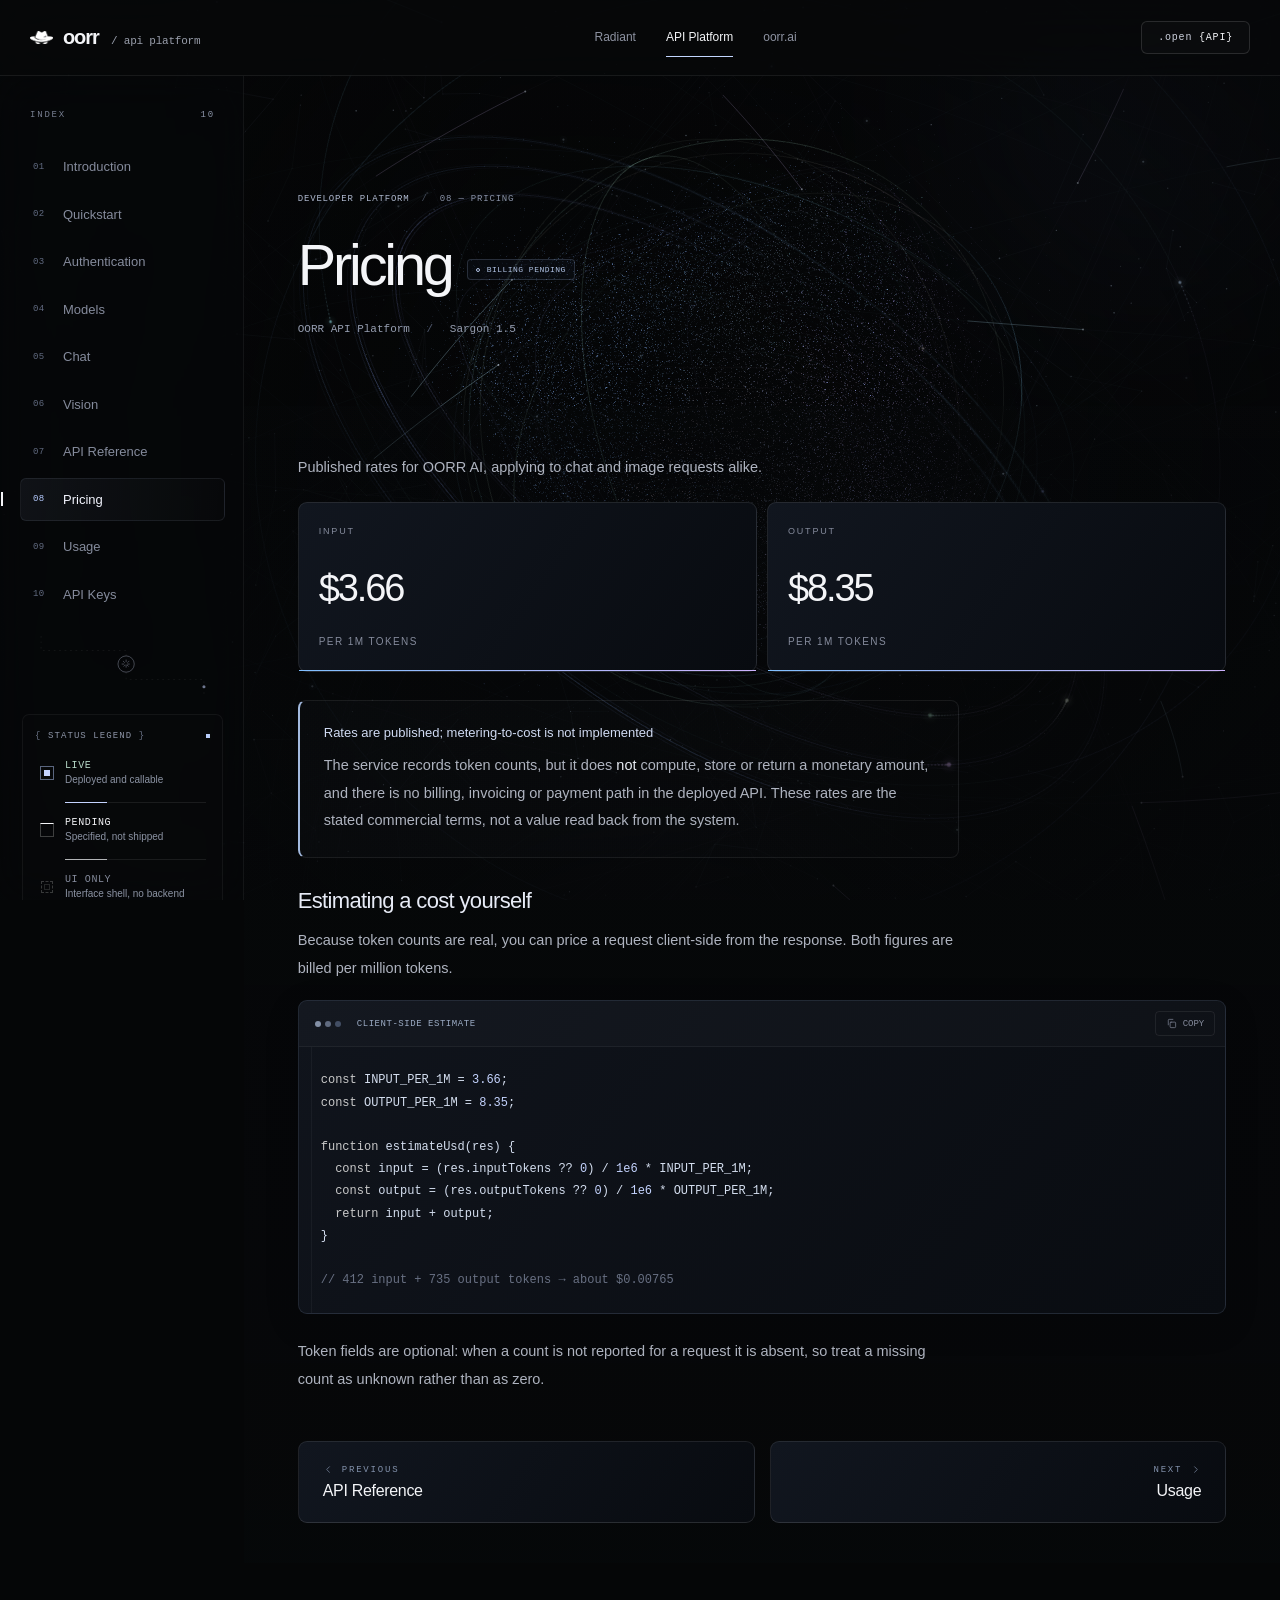
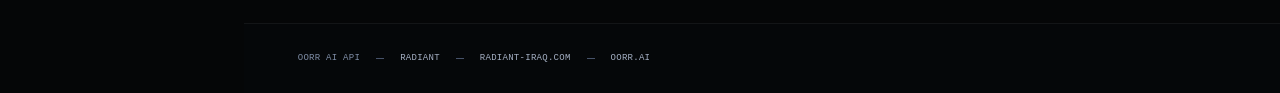
<file: docs/oorr/pricing/index.html>
<!doctype html>
<html lang="en">
<head>
<meta charset="utf-8">
<meta name="viewport" content="width=device-width, initial-scale=1, viewport-fit=cover">
<title>Pricing — OORR AI · Radiant</title>
<meta name="description" content="OORR AI token pricing: $3.66 per 1M input tokens, $8.35 per 1M output tokens.">
<meta name="theme-color" content="#000000">
<meta name="color-scheme" content="dark">
<link rel="icon" type="image/png" href="../../../assets/favicon.png">
<link rel="stylesheet" href="../docs.css">
<link rel="stylesheet" href="../cinematic.css">
</head>
<body data-page="pricing">


<div class="cinema-scene" aria-hidden="true">
  <div class="scene-aura scene-aura--blue"></div>
  <div class="scene-aura scene-aura--violet"></div>
  <canvas class="scene-particles"></canvas>
  <img class="cinema-poster" src="../assets/crystal-still.webp" width="1800" height="1200" alt="" fetchpriority="high">
  <canvas class="cinema-art"></canvas>
  <div class="scene-shade"></div>
</div>

<a class="skip" href="#main">Skip to content</a>

<header class="topbar">
  <nav class="navset" aria-label="Site">
    <a class="navlink" href="../../../">Radiant</a>
    <a class="navlink is-here" href="../">API Platform</a>
    <a class="navlink" href="https://oorr.ai" target="_blank" rel="noopener">oorr.ai</a>
  </nav>
  <a class="brand" href="../../../">
    <img src="../../../assets/radiant-mark.png" alt="" draggable="false">
    <b>oorr<i> / api platform</i></b>
  </a>
  <div class="topbar-end">
    <a class="bracket" href="https://api.oorr.ai" target="_blank" rel="noopener">.open&nbsp;<em>{API}</em></a>
    <button class="navtoggle" id="navtoggle" aria-expanded="false" aria-controls="sidebar">
      <svg viewBox="0 0 24 24" aria-hidden="true"><path d="M4 7h16M4 12h16M4 17h16"/></svg>
      Menu
    </button>
  </div>
</header>

<div class="layout">

  <nav class="sidebar" id="sidebar" aria-label="Documentation">
    <p class="sb-title"><span>Index</span><b>10</b></p>
    <ol class="sb-list">
        <li><a href="../"><i class="sb-idx">01</i><span class="sb-label">Introduction</span></a></li>
        <li><a href="../quickstart/"><i class="sb-idx">02</i><span class="sb-label">Quickstart</span></a></li>
        <li><a href="../authentication/"><i class="sb-idx">03</i><span class="sb-label">Authentication</span></a></li>
        <li><a href="../models/"><i class="sb-idx">04</i><span class="sb-label">Models</span></a></li>
        <li><a href="../chat/"><i class="sb-idx">05</i><span class="sb-label">Chat</span></a></li>
        <li><a href="../vision/"><i class="sb-idx">06</i><span class="sb-label">Vision</span></a></li>
        <li><a href="../api-reference/"><i class="sb-idx">07</i><span class="sb-label">API Reference</span></a></li>
        <li><a href="../pricing/" class="is-current" aria-current="page"><i class="sb-idx">08</i><span class="sb-label">Pricing</span></a></li>
        <li><a href="../usage/"><i class="sb-idx">09</i><span class="sb-label">Usage</span></a></li>
        <li><a href="../api-keys/"><i class="sb-idx">10</i><span class="sb-label">API Keys</span></a></li>
    </ol>

    <div class="route" aria-hidden="true">
      <svg viewBox="0 0 200 64" preserveAspectRatio="none" role="presentation">
        <path d="M10 0 V16 H104 V22"/>
        <path d="M104 40 V48 H190 V64"/>
        <circle class="node" cx="104" cy="31" r="9"/>
        <path class="bolt" d="M104 26.5 V35.5 M99.5 31 H108.5 M100.8 27.8 L107.2 34.2 M107.2 27.8 L100.8 34.2"/>
        <circle class="pip" cx="190" cy="56" r="1.7"/>
      </svg>
    </div>

    <section class="legend" aria-labelledby="legend-title">
      <div class="legend-frame" aria-hidden="true"></div>
      <header class="legend-head">
        <span class="legend-title" id="legend-title">Status legend</span>
        <span class="legend-led" aria-hidden="true"></span>
      </header>
      <ul class="legend-list">
        <li>
          <button class="lg lg--live" type="button" data-status="live" aria-pressed="false">
            <span class="lg-glyph" aria-hidden="true"><i class="g-core"></i><i class="g-ring"></i><i class="g-ring g-ring--2"></i></span>
            <span class="lg-text"><b>Live</b><em>Deployed and callable</em></span>
            <span class="lg-track" aria-hidden="true"><i></i></span>
          </button>
        </li>
        <li>
          <button class="lg lg--pending" type="button" data-status="pending" aria-pressed="false">
            <span class="lg-glyph" aria-hidden="true"><i class="g-orbit"></i><i class="g-sat"></i></span>
            <span class="lg-text"><b>Pending</b><em>Specified, not shipped</em></span>
            <span class="lg-track" aria-hidden="true"><i></i></span>
          </button>
        </li>
        <li>
          <button class="lg lg--ui" type="button" data-status="ui" aria-pressed="false">
            <span class="lg-glyph" aria-hidden="true"><i class="g-wire"></i><i class="g-wire g-wire--2"></i></span>
            <span class="lg-text"><b>UI only</b><em>Interface shell, no backend</em></span>
            <span class="lg-track" aria-hidden="true"><i></i></span>
          </button>
        </li>
      </ul>
      <p class="legend-foot"><span class="kbd">hover</span> to trace on this page</p>
    </section>
  </nav>

  <main class="content" id="main">

    <div class="page-head">
      <p class="ph-num"><span>DEVELOPER PLATFORM</span><i aria-hidden="true">/</i><b>08 — Pricing</b></p>
      <h1>Pricing <span class="pill pill--pending">Billing pending</span></h1>
      <p class="chapter-subtitle">OORR API Platform <span aria-hidden="true">/</span> Sargon 1.5</p>
    </div>



    <article class="prose" id="documentation-content">
<p>Published rates for OORR AI, applying to chat and image requests alike.</p>

      <dl class="grid">
        <div class="price">
          <dt>Input</dt>
          <dd>
            <span class="amount">$3.66</span>
            <span class="per">per 1M tokens</span>
          </dd>
        </div>
        <div class="price">
          <dt>Output</dt>
          <dd>
            <span class="amount">$8.35</span>
            <span class="per">per 1M tokens</span>
          </dd>
        </div>
      </dl>

      <div class="note note--warn">
        <p class="note-title">Rates are published; metering-to-cost is not implemented</p>
        <p>
          The service records token counts, but it does <strong>not</strong> compute,
          store or return a monetary amount, and there is no billing, invoicing or
          payment path in the deployed API. These rates are the stated commercial
          terms, not a value read back from the system.
        </p>
      </div>

      <h3>Estimating a cost yourself</h3>
      <p>
        Because token counts are real, you can price a request client-side from the
        response. Both figures are billed per million tokens.
      </p>
      <div class="codewrap">
        <div class="codehead"><span class="codelabel">Client-side estimate</span></div>
        <pre><code>const INPUT_PER_1M = 3.66;
const OUTPUT_PER_1M = 8.35;

function estimateUsd(res) {
  const input = (res.inputTokens ?? 0) / 1e6 * INPUT_PER_1M;
  const output = (res.outputTokens ?? 0) / 1e6 * OUTPUT_PER_1M;
  return input + output;
}

// 412 input + 735 output tokens → about $0.00765
</code></pre>
      </div>
      <p>
        Token fields are optional: when a count is not reported for a request it is
        absent, so treat a missing count as unknown rather than as zero.
      </p>

      <nav class="pager" aria-label="Documentation pages">
        <a class="pager-link pager-prev" href="../api-reference/"><span><svg viewBox="0 0 24 24" aria-hidden="true"><path d="M14 6l-6 6 6 6"/></svg>Previous</span><b>API Reference</b></a>
        <a class="pager-link pager-next" href="../usage/"><span>Next<svg viewBox="0 0 24 24" aria-hidden="true"><path d="M10 6l6 6-6 6"/></svg></span><b>Usage</b></a>
      </nav>
    </article>

    <aside class="toc" id="toc" aria-label="On this page"></aside>
  </main>
</div>

<footer class="docfoot">
  <span>OORR AI API</span>
  <span class="dot" aria-hidden="true"></span>
  <a href="../../../">Radiant</a>
  <span class="dot" aria-hidden="true"></span>
  <a href="https://radiant-iraq.com" target="_blank" rel="noopener">radiant-iraq.com</a>
  <span class="dot" aria-hidden="true"></span>
  <a href="https://oorr.ai" target="_blank" rel="noopener">oorr.ai</a>
</footer>

<script src="../docs.js"></script>
<script src="../crystal.js"></script>
<script src="../cinematic.js"></script>
</body>
</html>
</file>
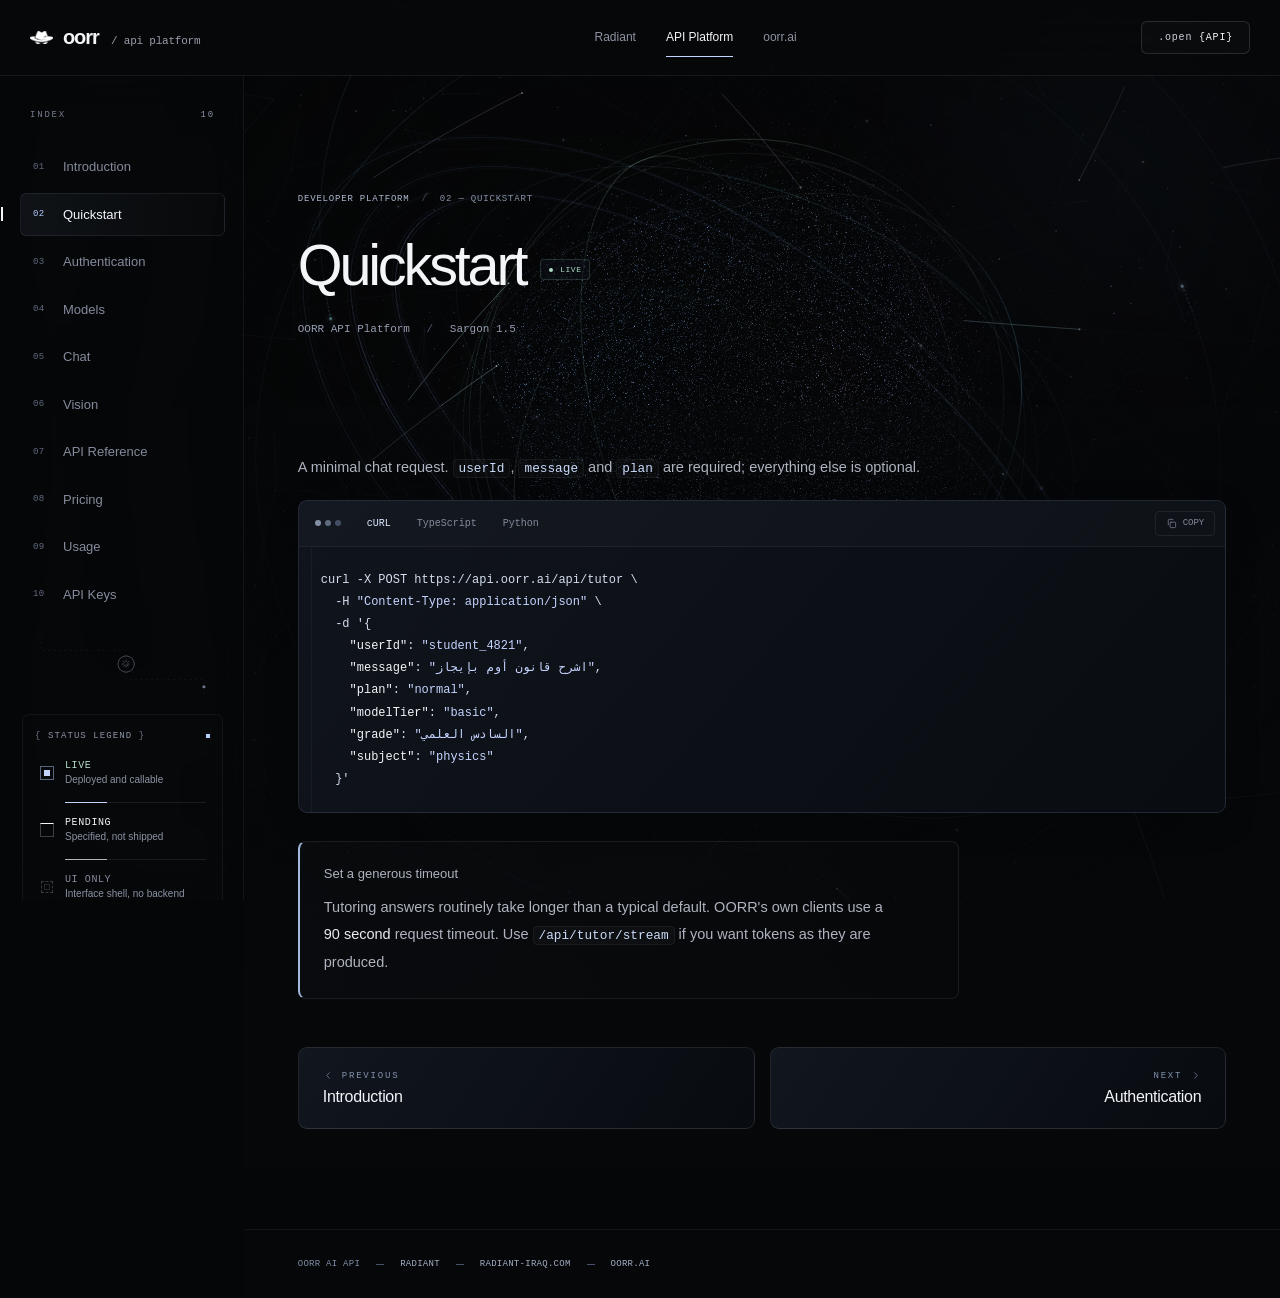
<file: docs/oorr/quickstart/index.html>
<!doctype html>
<html lang="en">
<head>
<meta charset="utf-8">
<meta name="viewport" content="width=device-width, initial-scale=1, viewport-fit=cover">
<title>Quickstart — OORR AI · Radiant</title>
<meta name="description" content="Make your first OORR AI request in cURL, TypeScript or Python.">
<meta name="theme-color" content="#000000">
<meta name="color-scheme" content="dark">
<link rel="icon" type="image/png" href="../../../assets/favicon.png">
<link rel="stylesheet" href="../docs.css">
<link rel="stylesheet" href="../cinematic.css">
</head>
<body data-page="quickstart">


<div class="cinema-scene" aria-hidden="true">
  <div class="scene-aura scene-aura--blue"></div>
  <div class="scene-aura scene-aura--violet"></div>
  <canvas class="scene-particles"></canvas>
  <img class="cinema-poster" src="../assets/crystal-still.webp" width="1800" height="1200" alt="" fetchpriority="high">
  <canvas class="cinema-art"></canvas>
  <div class="scene-shade"></div>
</div>

<a class="skip" href="#main">Skip to content</a>

<header class="topbar">
  <nav class="navset" aria-label="Site">
    <a class="navlink" href="../../../">Radiant</a>
    <a class="navlink is-here" href="../">API Platform</a>
    <a class="navlink" href="https://oorr.ai" target="_blank" rel="noopener">oorr.ai</a>
  </nav>
  <a class="brand" href="../../../">
    <img src="../../../assets/radiant-mark.png" alt="" draggable="false">
    <b>oorr<i> / api platform</i></b>
  </a>
  <div class="topbar-end">
    <a class="bracket" href="https://api.oorr.ai" target="_blank" rel="noopener">.open&nbsp;<em>{API}</em></a>
    <button class="navtoggle" id="navtoggle" aria-expanded="false" aria-controls="sidebar">
      <svg viewBox="0 0 24 24" aria-hidden="true"><path d="M4 7h16M4 12h16M4 17h16"/></svg>
      Menu
    </button>
  </div>
</header>

<div class="layout">

  <nav class="sidebar" id="sidebar" aria-label="Documentation">
    <p class="sb-title"><span>Index</span><b>10</b></p>
    <ol class="sb-list">
        <li><a href="../"><i class="sb-idx">01</i><span class="sb-label">Introduction</span></a></li>
        <li><a href="../quickstart/" class="is-current" aria-current="page"><i class="sb-idx">02</i><span class="sb-label">Quickstart</span></a></li>
        <li><a href="../authentication/"><i class="sb-idx">03</i><span class="sb-label">Authentication</span></a></li>
        <li><a href="../models/"><i class="sb-idx">04</i><span class="sb-label">Models</span></a></li>
        <li><a href="../chat/"><i class="sb-idx">05</i><span class="sb-label">Chat</span></a></li>
        <li><a href="../vision/"><i class="sb-idx">06</i><span class="sb-label">Vision</span></a></li>
        <li><a href="../api-reference/"><i class="sb-idx">07</i><span class="sb-label">API Reference</span></a></li>
        <li><a href="../pricing/"><i class="sb-idx">08</i><span class="sb-label">Pricing</span></a></li>
        <li><a href="../usage/"><i class="sb-idx">09</i><span class="sb-label">Usage</span></a></li>
        <li><a href="../api-keys/"><i class="sb-idx">10</i><span class="sb-label">API Keys</span></a></li>
    </ol>

    <div class="route" aria-hidden="true">
      <svg viewBox="0 0 200 64" preserveAspectRatio="none" role="presentation">
        <path d="M10 0 V16 H104 V22"/>
        <path d="M104 40 V48 H190 V64"/>
        <circle class="node" cx="104" cy="31" r="9"/>
        <path class="bolt" d="M104 26.5 V35.5 M99.5 31 H108.5 M100.8 27.8 L107.2 34.2 M107.2 27.8 L100.8 34.2"/>
        <circle class="pip" cx="190" cy="56" r="1.7"/>
      </svg>
    </div>

    <section class="legend" aria-labelledby="legend-title">
      <div class="legend-frame" aria-hidden="true"></div>
      <header class="legend-head">
        <span class="legend-title" id="legend-title">Status legend</span>
        <span class="legend-led" aria-hidden="true"></span>
      </header>
      <ul class="legend-list">
        <li>
          <button class="lg lg--live" type="button" data-status="live" aria-pressed="false">
            <span class="lg-glyph" aria-hidden="true"><i class="g-core"></i><i class="g-ring"></i><i class="g-ring g-ring--2"></i></span>
            <span class="lg-text"><b>Live</b><em>Deployed and callable</em></span>
            <span class="lg-track" aria-hidden="true"><i></i></span>
          </button>
        </li>
        <li>
          <button class="lg lg--pending" type="button" data-status="pending" aria-pressed="false">
            <span class="lg-glyph" aria-hidden="true"><i class="g-orbit"></i><i class="g-sat"></i></span>
            <span class="lg-text"><b>Pending</b><em>Specified, not shipped</em></span>
            <span class="lg-track" aria-hidden="true"><i></i></span>
          </button>
        </li>
        <li>
          <button class="lg lg--ui" type="button" data-status="ui" aria-pressed="false">
            <span class="lg-glyph" aria-hidden="true"><i class="g-wire"></i><i class="g-wire g-wire--2"></i></span>
            <span class="lg-text"><b>UI only</b><em>Interface shell, no backend</em></span>
            <span class="lg-track" aria-hidden="true"><i></i></span>
          </button>
        </li>
      </ul>
      <p class="legend-foot"><span class="kbd">hover</span> to trace on this page</p>
    </section>
  </nav>

  <main class="content" id="main">

    <div class="page-head">
      <p class="ph-num"><span>DEVELOPER PLATFORM</span><i aria-hidden="true">/</i><b>02 — Quickstart</b></p>
      <h1>Quickstart <span class="pill pill--live">Live</span></h1>
      <p class="chapter-subtitle">OORR API Platform <span aria-hidden="true">/</span> Sargon 1.5</p>
    </div>



    <article class="prose" id="documentation-content">
<p>
        A minimal chat request. <code>userId</code>, <code>message</code> and
        <code>plan</code> are required; everything else is optional.
      </p>

      <div class="codewrap" data-tabs>
        <div class="codehead">
          <div class="tabs" role="tablist" aria-label="Quickstart language">
            <button class="tab" type="button" role="tab" aria-selected="true">cURL</button>
            <button class="tab" type="button" role="tab" aria-selected="false">TypeScript</button>
            <button class="tab" type="button" role="tab" aria-selected="false">Python</button>
          </div>
        </div>
        <pre role="tabpanel"><code>curl -X POST https://api.oorr.ai/api/tutor \
  -H "Content-Type: application/json" \
  -d '{
    "userId": "student_4821",
    "message": "اشرح قانون أوم بإيجاز",
    "plan": "normal",
    "modelTier": "basic",
    "grade": "السادس العلمي",
    "subject": "physics"
  }'</code></pre>
        <pre role="tabpanel" hidden><code>const res = await fetch("https://api.oorr.ai/api/tutor", {
  method: "POST",
  headers: { "Content-Type": "application/json" },
  body: JSON.stringify({
    userId: "student_4821",
    message: "اشرح قانون أوم بإيجاز",
    plan: "normal",
    modelTier: "basic",
    grade: "السادس العلمي",
    subject: "physics",
  }),
});

if (!res.ok) {
  const err = await res.json();
  throw new Error(`${err.code}: ${err.error}`);
}

const data = await res.json();
console.log(data.answer);
console.log(data.inputTokens, data.outputTokens, data.totalTokens);</code></pre>
        <pre role="tabpanel" hidden><code>import requests

res = requests.post(
    "https://api.oorr.ai/api/tutor",
    json={
        "userId": "student_4821",
        "message": "اشرح قانون أوم بإيجاز",
        "plan": "normal",
        "modelTier": "basic",
        "grade": "السادس العلمي",
        "subject": "physics",
    },
    timeout=90,
)

if not res.ok:
    err = res.json()
    raise RuntimeError(f"{err['code']}: {err['error']}")

data = res.json()
print(data["answer"])
print(data["inputTokens"], data["outputTokens"], data["totalTokens"])</code></pre>
      </div>

      <div class="note">
        <p class="note-title">Set a generous timeout</p>
        <p>
          Tutoring answers routinely take longer than a typical default. OORR's own
          clients use a <strong>90&nbsp;second</strong> request timeout. Use
          <code>/api/tutor/stream</code> if you want tokens as they are produced.
        </p>
      </div>

      <nav class="pager" aria-label="Documentation pages">
        <a class="pager-link pager-prev" href="../"><span><svg viewBox="0 0 24 24" aria-hidden="true"><path d="M14 6l-6 6 6 6"/></svg>Previous</span><b>Introduction</b></a>
        <a class="pager-link pager-next" href="../authentication/"><span>Next<svg viewBox="0 0 24 24" aria-hidden="true"><path d="M10 6l6 6-6 6"/></svg></span><b>Authentication</b></a>
      </nav>
    </article>

    <aside class="toc" id="toc" aria-label="On this page"></aside>
  </main>
</div>

<footer class="docfoot">
  <span>OORR AI API</span>
  <span class="dot" aria-hidden="true"></span>
  <a href="../../../">Radiant</a>
  <span class="dot" aria-hidden="true"></span>
  <a href="https://radiant-iraq.com" target="_blank" rel="noopener">radiant-iraq.com</a>
  <span class="dot" aria-hidden="true"></span>
  <a href="https://oorr.ai" target="_blank" rel="noopener">oorr.ai</a>
</footer>

<script src="../docs.js"></script>
<script src="../crystal.js"></script>
<script src="../cinematic.js"></script>
</body>
</html>
</file>
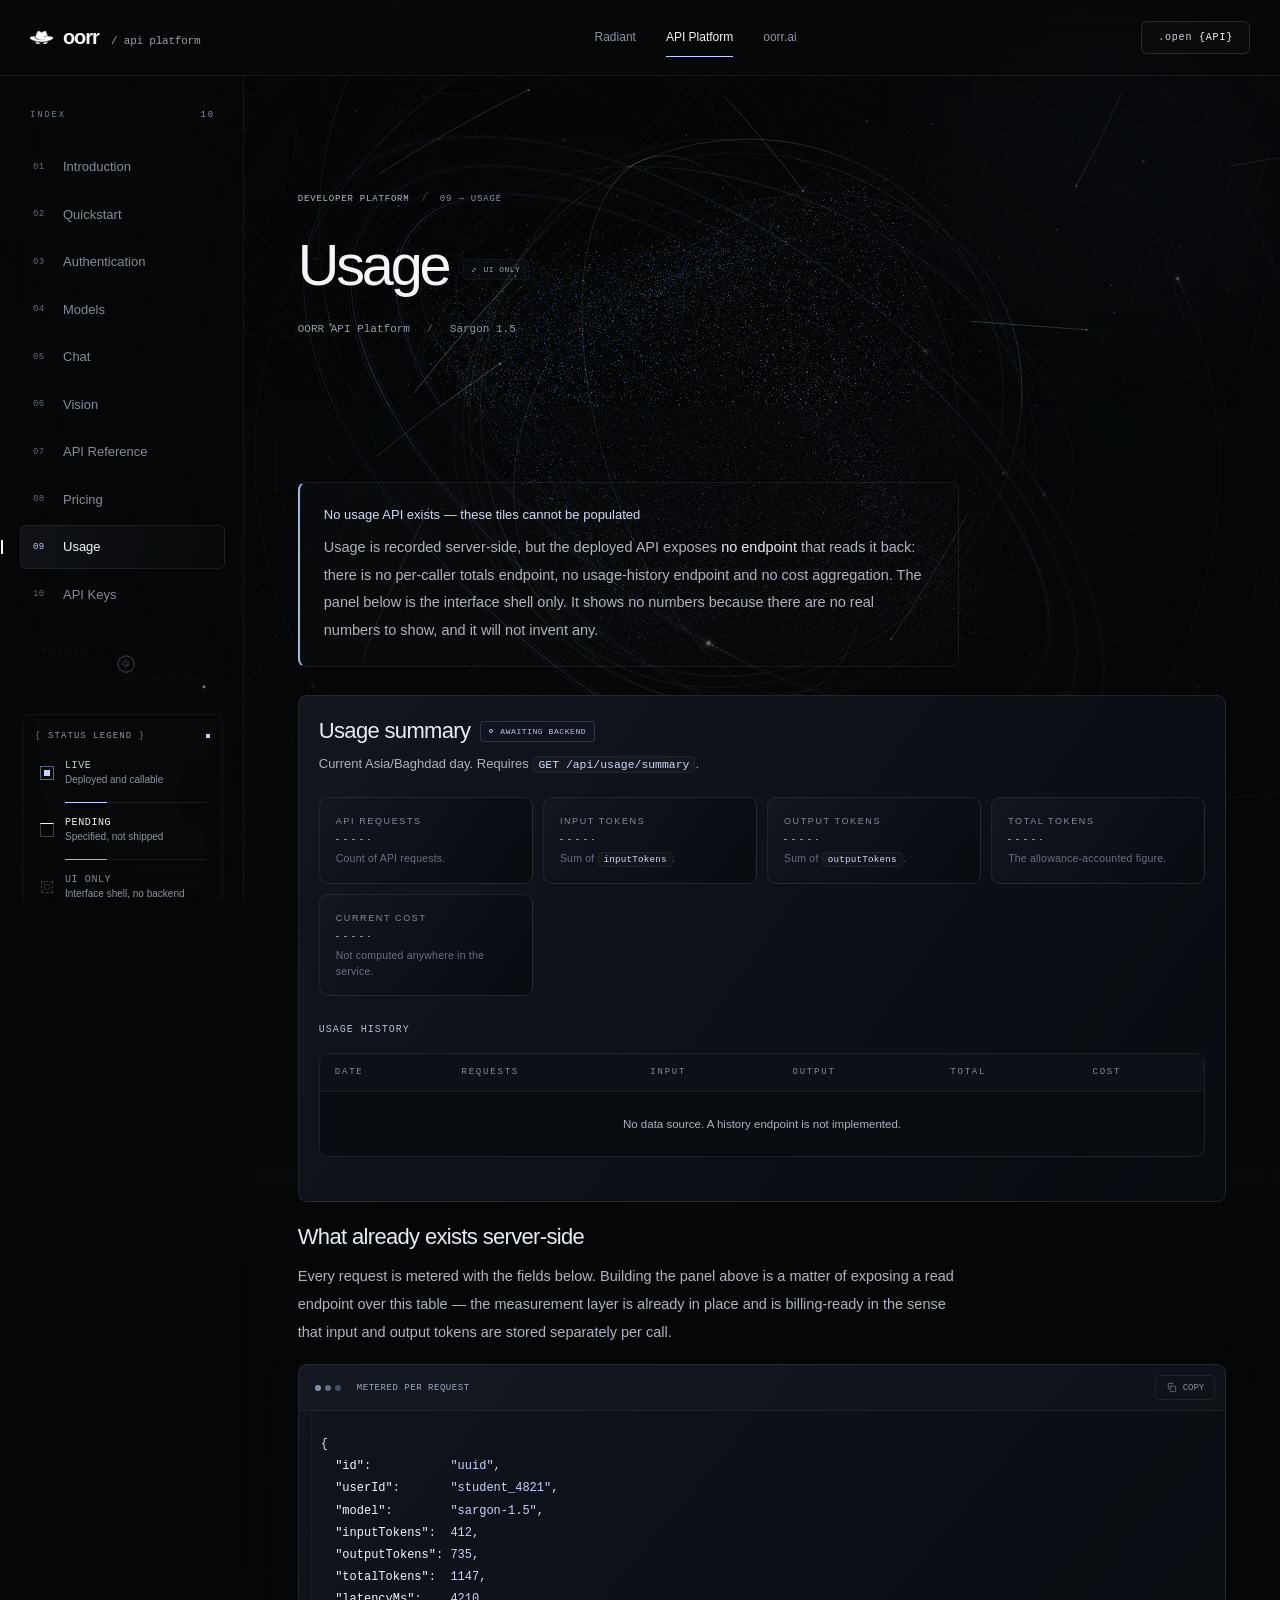
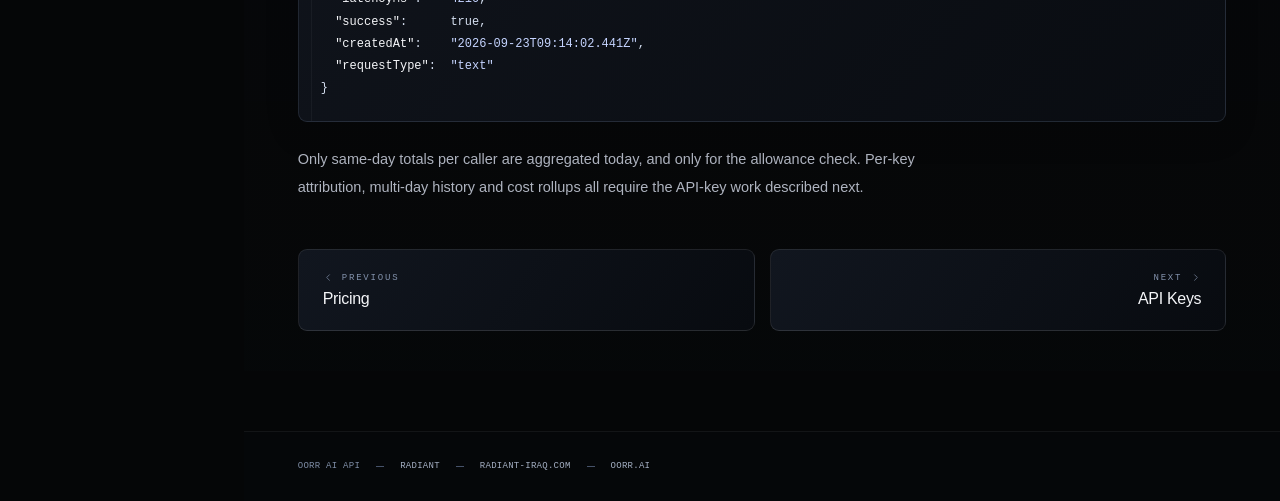
<file: docs/oorr/usage/index.html>
<!doctype html>
<html lang="en">
<head>
<meta charset="utf-8">
<meta name="viewport" content="width=device-width, initial-scale=1, viewport-fit=cover">
<title>Usage — OORR AI · Radiant</title>
<meta name="description" content="Request, token and cost reporting for the OORR AI API.">
<meta name="theme-color" content="#000000">
<meta name="color-scheme" content="dark">
<link rel="icon" type="image/png" href="../../../assets/favicon.png">
<link rel="stylesheet" href="../docs.css">
<link rel="stylesheet" href="../cinematic.css">
</head>
<body data-page="usage">


<div class="cinema-scene" aria-hidden="true">
  <div class="scene-aura scene-aura--blue"></div>
  <div class="scene-aura scene-aura--violet"></div>
  <canvas class="scene-particles"></canvas>
  <img class="cinema-poster" src="../assets/crystal-still.webp" width="1800" height="1200" alt="" fetchpriority="high">
  <canvas class="cinema-art"></canvas>
  <div class="scene-shade"></div>
</div>

<a class="skip" href="#main">Skip to content</a>

<header class="topbar">
  <nav class="navset" aria-label="Site">
    <a class="navlink" href="../../../">Radiant</a>
    <a class="navlink is-here" href="../">API Platform</a>
    <a class="navlink" href="https://oorr.ai" target="_blank" rel="noopener">oorr.ai</a>
  </nav>
  <a class="brand" href="../../../">
    <img src="../../../assets/radiant-mark.png" alt="" draggable="false">
    <b>oorr<i> / api platform</i></b>
  </a>
  <div class="topbar-end">
    <a class="bracket" href="https://api.oorr.ai" target="_blank" rel="noopener">.open&nbsp;<em>{API}</em></a>
    <button class="navtoggle" id="navtoggle" aria-expanded="false" aria-controls="sidebar">
      <svg viewBox="0 0 24 24" aria-hidden="true"><path d="M4 7h16M4 12h16M4 17h16"/></svg>
      Menu
    </button>
  </div>
</header>

<div class="layout">

  <nav class="sidebar" id="sidebar" aria-label="Documentation">
    <p class="sb-title"><span>Index</span><b>10</b></p>
    <ol class="sb-list">
        <li><a href="../"><i class="sb-idx">01</i><span class="sb-label">Introduction</span></a></li>
        <li><a href="../quickstart/"><i class="sb-idx">02</i><span class="sb-label">Quickstart</span></a></li>
        <li><a href="../authentication/"><i class="sb-idx">03</i><span class="sb-label">Authentication</span></a></li>
        <li><a href="../models/"><i class="sb-idx">04</i><span class="sb-label">Models</span></a></li>
        <li><a href="../chat/"><i class="sb-idx">05</i><span class="sb-label">Chat</span></a></li>
        <li><a href="../vision/"><i class="sb-idx">06</i><span class="sb-label">Vision</span></a></li>
        <li><a href="../api-reference/"><i class="sb-idx">07</i><span class="sb-label">API Reference</span></a></li>
        <li><a href="../pricing/"><i class="sb-idx">08</i><span class="sb-label">Pricing</span></a></li>
        <li><a href="../usage/" class="is-current" aria-current="page"><i class="sb-idx">09</i><span class="sb-label">Usage</span></a></li>
        <li><a href="../api-keys/"><i class="sb-idx">10</i><span class="sb-label">API Keys</span></a></li>
    </ol>

    <div class="route" aria-hidden="true">
      <svg viewBox="0 0 200 64" preserveAspectRatio="none" role="presentation">
        <path d="M10 0 V16 H104 V22"/>
        <path d="M104 40 V48 H190 V64"/>
        <circle class="node" cx="104" cy="31" r="9"/>
        <path class="bolt" d="M104 26.5 V35.5 M99.5 31 H108.5 M100.8 27.8 L107.2 34.2 M107.2 27.8 L100.8 34.2"/>
        <circle class="pip" cx="190" cy="56" r="1.7"/>
      </svg>
    </div>

    <section class="legend" aria-labelledby="legend-title">
      <div class="legend-frame" aria-hidden="true"></div>
      <header class="legend-head">
        <span class="legend-title" id="legend-title">Status legend</span>
        <span class="legend-led" aria-hidden="true"></span>
      </header>
      <ul class="legend-list">
        <li>
          <button class="lg lg--live" type="button" data-status="live" aria-pressed="false">
            <span class="lg-glyph" aria-hidden="true"><i class="g-core"></i><i class="g-ring"></i><i class="g-ring g-ring--2"></i></span>
            <span class="lg-text"><b>Live</b><em>Deployed and callable</em></span>
            <span class="lg-track" aria-hidden="true"><i></i></span>
          </button>
        </li>
        <li>
          <button class="lg lg--pending" type="button" data-status="pending" aria-pressed="false">
            <span class="lg-glyph" aria-hidden="true"><i class="g-orbit"></i><i class="g-sat"></i></span>
            <span class="lg-text"><b>Pending</b><em>Specified, not shipped</em></span>
            <span class="lg-track" aria-hidden="true"><i></i></span>
          </button>
        </li>
        <li>
          <button class="lg lg--ui" type="button" data-status="ui" aria-pressed="false">
            <span class="lg-glyph" aria-hidden="true"><i class="g-wire"></i><i class="g-wire g-wire--2"></i></span>
            <span class="lg-text"><b>UI only</b><em>Interface shell, no backend</em></span>
            <span class="lg-track" aria-hidden="true"><i></i></span>
          </button>
        </li>
      </ul>
      <p class="legend-foot"><span class="kbd">hover</span> to trace on this page</p>
    </section>
  </nav>

  <main class="content" id="main">

    <div class="page-head">
      <p class="ph-num"><span>DEVELOPER PLATFORM</span><i aria-hidden="true">/</i><b>09 — Usage</b></p>
      <h1>Usage <span class="pill pill--ui">UI only</span></h1>
      <p class="chapter-subtitle">OORR API Platform <span aria-hidden="true">/</span> Sargon 1.5</p>
    </div>



    <article class="prose" id="documentation-content">
<div class="note note--warn">
        <p class="note-title">No usage API exists — these tiles cannot be populated</p>
        <p>
          Usage is recorded server-side, but the deployed API exposes
          <strong>no endpoint</strong> that reads it back: there is no per-caller
          totals endpoint, no usage-history endpoint and no cost aggregation. The panel
          below is the interface shell only. It shows no numbers because there are no
          real numbers to show, and it will not invent any.
        </p>
      </div>

      <div class="panel">
        <div class="panel-head">
          <h3>Usage summary</h3>
          <span class="pill pill--pending">Awaiting backend</span>
        </div>
        <p style="color:var(--mute-2);font-size:13px;margin:0">
          Current Asia/Baghdad day. Requires <code>GET /api/usage/summary</code>.
        </p>

        <dl class="grid">
          <div class="stat"><dt>API requests</dt><dd>—<small>Count of API requests.</small></dd></div>
          <div class="stat"><dt>Input tokens</dt><dd>—<small>Sum of <code>inputTokens</code>.</small></dd></div>
          <div class="stat"><dt>Output tokens</dt><dd>—<small>Sum of <code>outputTokens</code>.</small></dd></div>
          <div class="stat"><dt>Total tokens</dt><dd>—<small>The allowance-accounted figure.</small></dd></div>
          <div class="stat"><dt>Current cost</dt><dd>—<small>Not computed anywhere in the service.</small></dd></div>
        </dl>

        <h4>Usage history</h4>
        <div class="tablewrap">
          <table class="usage-history">
            <thead>
              <tr><th>Date</th><th>Requests</th><th>Input</th><th>Output</th><th>Total</th><th>Cost</th></tr>
            </thead>
            <tbody>
              <tr><td colspan="6" style="text-align:center;color:var(--mute-2);padding:22px 15px">
                No data source. A history endpoint is not implemented.
              </td></tr>
            </tbody>
          </table>
        </div>
      </div>

      <h3>What already exists server-side</h3>
      <p>
        Every request is metered with the fields below. Building the panel above
        is a matter of exposing a read endpoint over this table — the measurement layer
        is already in place and is billing-ready in the sense that input and output
        tokens are stored separately per call.
      </p>
      <div class="codewrap">
        <div class="codehead"><span class="codelabel">Metered per request</span></div>
        <pre><code>{
  "id":           "uuid",
  "userId":       "student_4821",
  "model":        "sargon-1.5",
  "inputTokens":  412,
  "outputTokens": 735,
  "totalTokens":  1147,
  "latencyMs":    4210,
  "success":      true,
  "createdAt":    "2026-09-23T09:14:02.441Z",
  "requestType":  "text"
}</code></pre>
      </div>
      <p>
        Only same-day totals per caller are aggregated today, and only for the allowance
        check. Per-key attribution, multi-day history and cost rollups all require the
        API-key work described next.
      </p>

      <nav class="pager" aria-label="Documentation pages">
        <a class="pager-link pager-prev" href="../pricing/"><span><svg viewBox="0 0 24 24" aria-hidden="true"><path d="M14 6l-6 6 6 6"/></svg>Previous</span><b>Pricing</b></a>
        <a class="pager-link pager-next" href="../api-keys/"><span>Next<svg viewBox="0 0 24 24" aria-hidden="true"><path d="M10 6l6 6-6 6"/></svg></span><b>API Keys</b></a>
      </nav>
    </article>

    <aside class="toc" id="toc" aria-label="On this page"></aside>
  </main>
</div>

<footer class="docfoot">
  <span>OORR AI API</span>
  <span class="dot" aria-hidden="true"></span>
  <a href="../../../">Radiant</a>
  <span class="dot" aria-hidden="true"></span>
  <a href="https://radiant-iraq.com" target="_blank" rel="noopener">radiant-iraq.com</a>
  <span class="dot" aria-hidden="true"></span>
  <a href="https://oorr.ai" target="_blank" rel="noopener">oorr.ai</a>
</footer>

<script src="../docs.js"></script>
<script src="../crystal.js"></script>
<script src="../cinematic.js"></script>
</body>
</html>
</file>
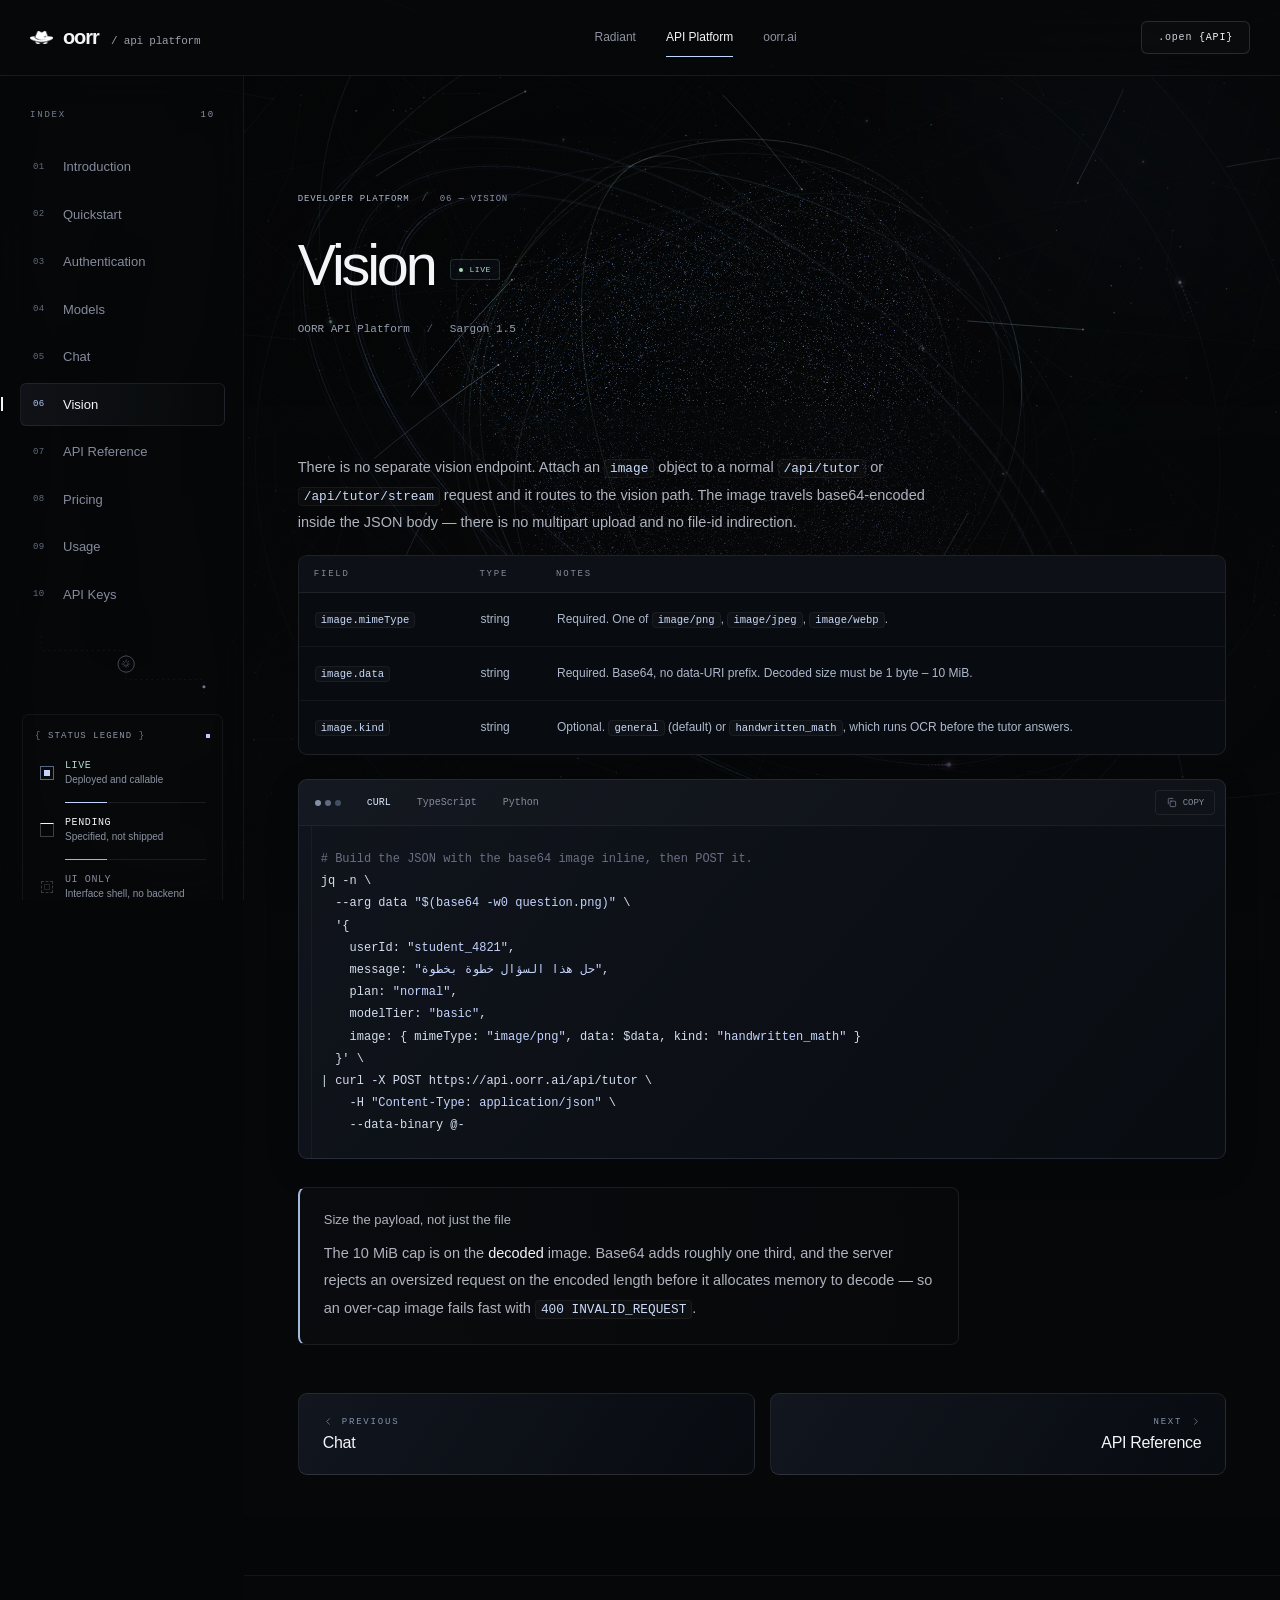
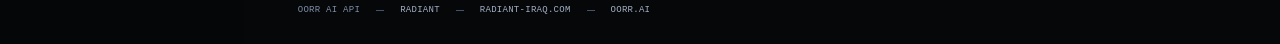
<file: docs/oorr/vision/index.html>
<!doctype html>
<html lang="en">
<head>
<meta charset="utf-8">
<meta name="viewport" content="width=device-width, initial-scale=1, viewport-fit=cover">
<title>Vision — OORR AI · Radiant</title>
<meta name="description" content="Send an image with your request for educational image understanding.">
<meta name="theme-color" content="#000000">
<meta name="color-scheme" content="dark">
<link rel="icon" type="image/png" href="../../../assets/favicon.png">
<link rel="stylesheet" href="../docs.css">
<link rel="stylesheet" href="../cinematic.css">
</head>
<body data-page="vision">


<div class="cinema-scene" aria-hidden="true">
  <div class="scene-aura scene-aura--blue"></div>
  <div class="scene-aura scene-aura--violet"></div>
  <canvas class="scene-particles"></canvas>
  <img class="cinema-poster" src="../assets/crystal-still.webp" width="1800" height="1200" alt="" fetchpriority="high">
  <canvas class="cinema-art"></canvas>
  <div class="scene-shade"></div>
</div>

<a class="skip" href="#main">Skip to content</a>

<header class="topbar">
  <nav class="navset" aria-label="Site">
    <a class="navlink" href="../../../">Radiant</a>
    <a class="navlink is-here" href="../">API Platform</a>
    <a class="navlink" href="https://oorr.ai" target="_blank" rel="noopener">oorr.ai</a>
  </nav>
  <a class="brand" href="../../../">
    <img src="../../../assets/radiant-mark.png" alt="" draggable="false">
    <b>oorr<i> / api platform</i></b>
  </a>
  <div class="topbar-end">
    <a class="bracket" href="https://api.oorr.ai" target="_blank" rel="noopener">.open&nbsp;<em>{API}</em></a>
    <button class="navtoggle" id="navtoggle" aria-expanded="false" aria-controls="sidebar">
      <svg viewBox="0 0 24 24" aria-hidden="true"><path d="M4 7h16M4 12h16M4 17h16"/></svg>
      Menu
    </button>
  </div>
</header>

<div class="layout">

  <nav class="sidebar" id="sidebar" aria-label="Documentation">
    <p class="sb-title"><span>Index</span><b>10</b></p>
    <ol class="sb-list">
        <li><a href="../"><i class="sb-idx">01</i><span class="sb-label">Introduction</span></a></li>
        <li><a href="../quickstart/"><i class="sb-idx">02</i><span class="sb-label">Quickstart</span></a></li>
        <li><a href="../authentication/"><i class="sb-idx">03</i><span class="sb-label">Authentication</span></a></li>
        <li><a href="../models/"><i class="sb-idx">04</i><span class="sb-label">Models</span></a></li>
        <li><a href="../chat/"><i class="sb-idx">05</i><span class="sb-label">Chat</span></a></li>
        <li><a href="../vision/" class="is-current" aria-current="page"><i class="sb-idx">06</i><span class="sb-label">Vision</span></a></li>
        <li><a href="../api-reference/"><i class="sb-idx">07</i><span class="sb-label">API Reference</span></a></li>
        <li><a href="../pricing/"><i class="sb-idx">08</i><span class="sb-label">Pricing</span></a></li>
        <li><a href="../usage/"><i class="sb-idx">09</i><span class="sb-label">Usage</span></a></li>
        <li><a href="../api-keys/"><i class="sb-idx">10</i><span class="sb-label">API Keys</span></a></li>
    </ol>

    <div class="route" aria-hidden="true">
      <svg viewBox="0 0 200 64" preserveAspectRatio="none" role="presentation">
        <path d="M10 0 V16 H104 V22"/>
        <path d="M104 40 V48 H190 V64"/>
        <circle class="node" cx="104" cy="31" r="9"/>
        <path class="bolt" d="M104 26.5 V35.5 M99.5 31 H108.5 M100.8 27.8 L107.2 34.2 M107.2 27.8 L100.8 34.2"/>
        <circle class="pip" cx="190" cy="56" r="1.7"/>
      </svg>
    </div>

    <section class="legend" aria-labelledby="legend-title">
      <div class="legend-frame" aria-hidden="true"></div>
      <header class="legend-head">
        <span class="legend-title" id="legend-title">Status legend</span>
        <span class="legend-led" aria-hidden="true"></span>
      </header>
      <ul class="legend-list">
        <li>
          <button class="lg lg--live" type="button" data-status="live" aria-pressed="false">
            <span class="lg-glyph" aria-hidden="true"><i class="g-core"></i><i class="g-ring"></i><i class="g-ring g-ring--2"></i></span>
            <span class="lg-text"><b>Live</b><em>Deployed and callable</em></span>
            <span class="lg-track" aria-hidden="true"><i></i></span>
          </button>
        </li>
        <li>
          <button class="lg lg--pending" type="button" data-status="pending" aria-pressed="false">
            <span class="lg-glyph" aria-hidden="true"><i class="g-orbit"></i><i class="g-sat"></i></span>
            <span class="lg-text"><b>Pending</b><em>Specified, not shipped</em></span>
            <span class="lg-track" aria-hidden="true"><i></i></span>
          </button>
        </li>
        <li>
          <button class="lg lg--ui" type="button" data-status="ui" aria-pressed="false">
            <span class="lg-glyph" aria-hidden="true"><i class="g-wire"></i><i class="g-wire g-wire--2"></i></span>
            <span class="lg-text"><b>UI only</b><em>Interface shell, no backend</em></span>
            <span class="lg-track" aria-hidden="true"><i></i></span>
          </button>
        </li>
      </ul>
      <p class="legend-foot"><span class="kbd">hover</span> to trace on this page</p>
    </section>
  </nav>

  <main class="content" id="main">

    <div class="page-head">
      <p class="ph-num"><span>DEVELOPER PLATFORM</span><i aria-hidden="true">/</i><b>06 — Vision</b></p>
      <h1>Vision <span class="pill pill--live">Live</span></h1>
      <p class="chapter-subtitle">OORR API Platform <span aria-hidden="true">/</span> Sargon 1.5</p>
    </div>



    <article class="prose" id="documentation-content">
<p>
        There is no separate vision endpoint. Attach an <code>image</code> object to a
        normal <code>/api/tutor</code> or <code>/api/tutor/stream</code> request and it
        routes to the vision path. The image travels base64-encoded inside the JSON
        body — there is no multipart upload and no file-id indirection.
      </p>

      <div class="tablewrap">
        <table>
          <thead><tr><th>Field</th><th>Type</th><th>Notes</th></tr></thead>
          <tbody>
            <tr><td><code>image.mimeType</code></td><td>string</td><td>Required. One of <code>image/png</code>, <code>image/jpeg</code>, <code>image/webp</code>.</td></tr>
            <tr><td><code>image.data</code></td><td>string</td><td>Required. Base64, no data-URI prefix. Decoded size must be 1 byte – 10&nbsp;MiB.</td></tr>
            <tr><td><code>image.kind</code></td><td>string</td><td>Optional. <code>general</code> (default) or <code>handwritten_math</code>, which runs OCR before the tutor answers.</td></tr>
          </tbody>
        </table>
      </div>

      <div class="codewrap" data-tabs>
        <div class="codehead">
          <div class="tabs" role="tablist" aria-label="Vision language">
            <button class="tab" type="button" role="tab" aria-selected="true">cURL</button>
            <button class="tab" type="button" role="tab" aria-selected="false">TypeScript</button>
            <button class="tab" type="button" role="tab" aria-selected="false">Python</button>
          </div>
        </div>
        <pre role="tabpanel"><code># Build the JSON with the base64 image inline, then POST it.
jq -n \
  --arg data "$(base64 -w0 question.png)" \
  '{
    userId: "student_4821",
    message: "حل هذا السؤال خطوة بخطوة",
    plan: "normal",
    modelTier: "basic",
    image: { mimeType: "image/png", data: $data, kind: "handwritten_math" }
  }' \
| curl -X POST https://api.oorr.ai/api/tutor \
    -H "Content-Type: application/json" \
    --data-binary @-</code></pre>
        <pre role="tabpanel" hidden><code>import { readFile } from "node:fs/promises";

const image = await readFile("question.png");

const res = await fetch("https://api.oorr.ai/api/tutor", {
  method: "POST",
  headers: { "Content-Type": "application/json" },
  body: JSON.stringify({
    userId: "student_4821",
    message: "حل هذا السؤال خطوة بخطوة",
    plan: "normal",
    modelTier: "basic",
    image: {
      mimeType: "image/png",
      data: image.toString("base64"),
      kind: "handwritten_math",
    },
  }),
});

const data = await res.json();
console.log(data.answer, data.model);</code></pre>
        <pre role="tabpanel" hidden><code>import base64
import requests

with open("question.png", "rb") as f:
    encoded = base64.b64encode(f.read()).decode("ascii")

res = requests.post(
    "https://api.oorr.ai/api/tutor",
    json={
        "userId": "student_4821",
        "message": "حل هذا السؤال خطوة بخطوة",
        "plan": "normal",
        "modelTier": "basic",
        "image": {
            "mimeType": "image/png",
            "data": encoded,
            "kind": "handwritten_math",
        },
    },
    timeout=90,
)

data = res.json()
print(data["answer"], data["model"])</code></pre>
      </div>

      <div class="note">
        <p class="note-title">Size the payload, not just the file</p>
        <p>
          The 10&nbsp;MiB cap is on the <em>decoded</em> image. Base64 adds roughly
          one third, and the server rejects an oversized request on the encoded length
          before it allocates memory to decode — so an over-cap image fails fast with
          <code>400 INVALID_REQUEST</code>.
        </p>
      </div>

      <nav class="pager" aria-label="Documentation pages">
        <a class="pager-link pager-prev" href="../chat/"><span><svg viewBox="0 0 24 24" aria-hidden="true"><path d="M14 6l-6 6 6 6"/></svg>Previous</span><b>Chat</b></a>
        <a class="pager-link pager-next" href="../api-reference/"><span>Next<svg viewBox="0 0 24 24" aria-hidden="true"><path d="M10 6l6 6-6 6"/></svg></span><b>API Reference</b></a>
      </nav>
    </article>

    <aside class="toc" id="toc" aria-label="On this page"></aside>
  </main>
</div>

<footer class="docfoot">
  <span>OORR AI API</span>
  <span class="dot" aria-hidden="true"></span>
  <a href="../../../">Radiant</a>
  <span class="dot" aria-hidden="true"></span>
  <a href="https://radiant-iraq.com" target="_blank" rel="noopener">radiant-iraq.com</a>
  <span class="dot" aria-hidden="true"></span>
  <a href="https://oorr.ai" target="_blank" rel="noopener">oorr.ai</a>
</footer>

<script src="../docs.js"></script>
<script src="../crystal.js"></script>
<script src="../cinematic.js"></script>
</body>
</html>
</file>
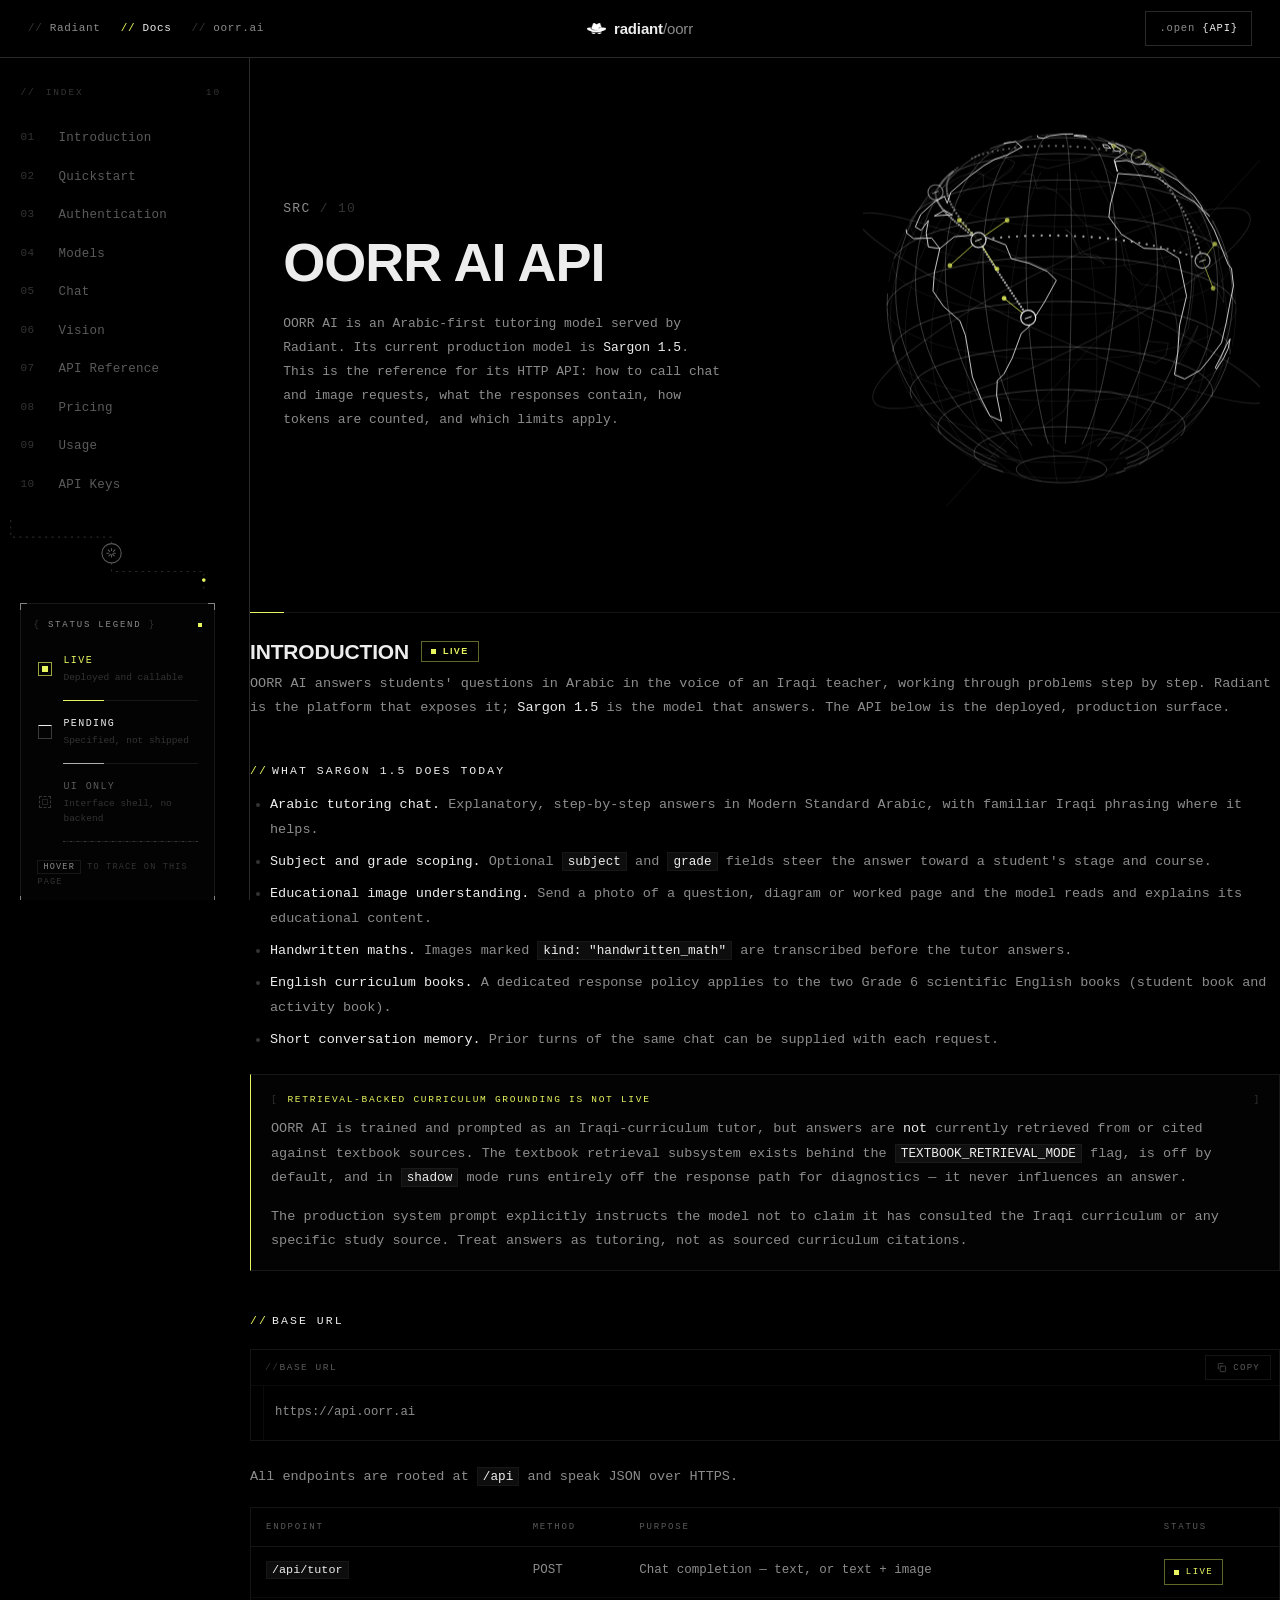
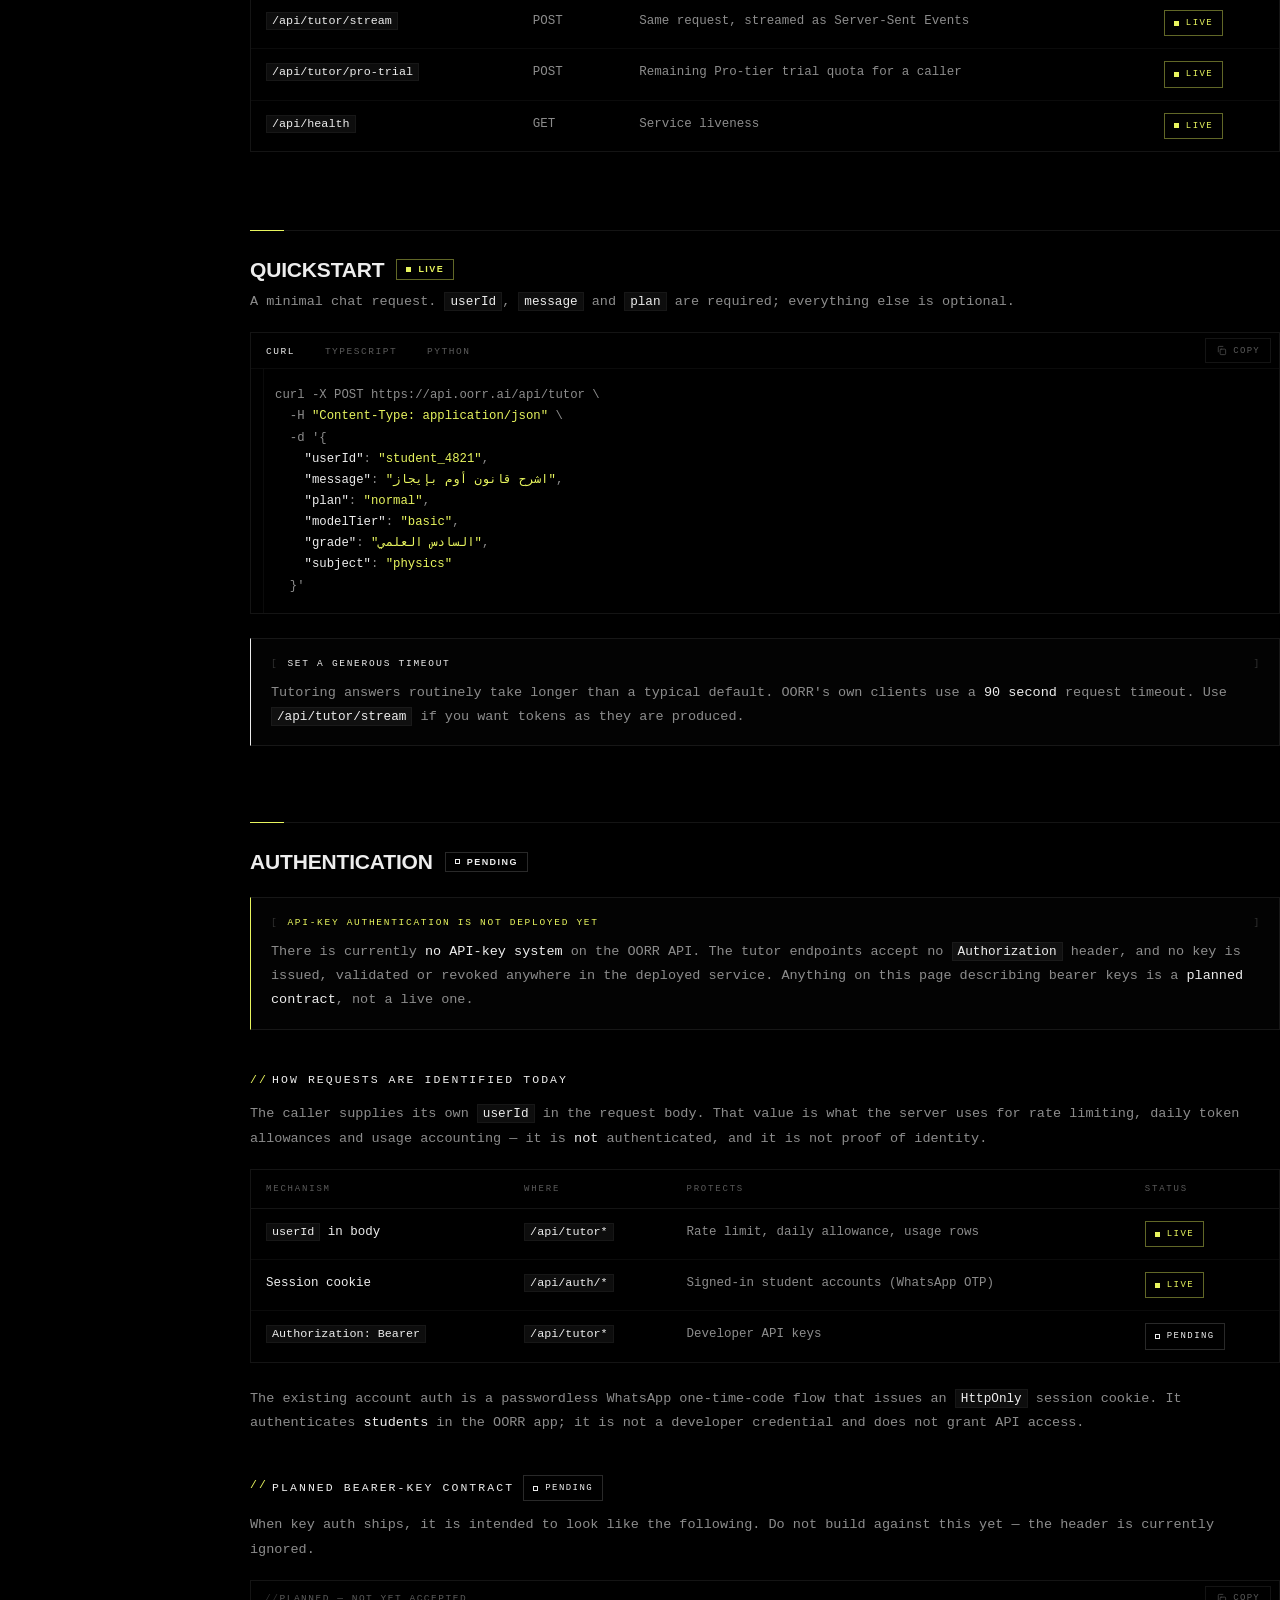
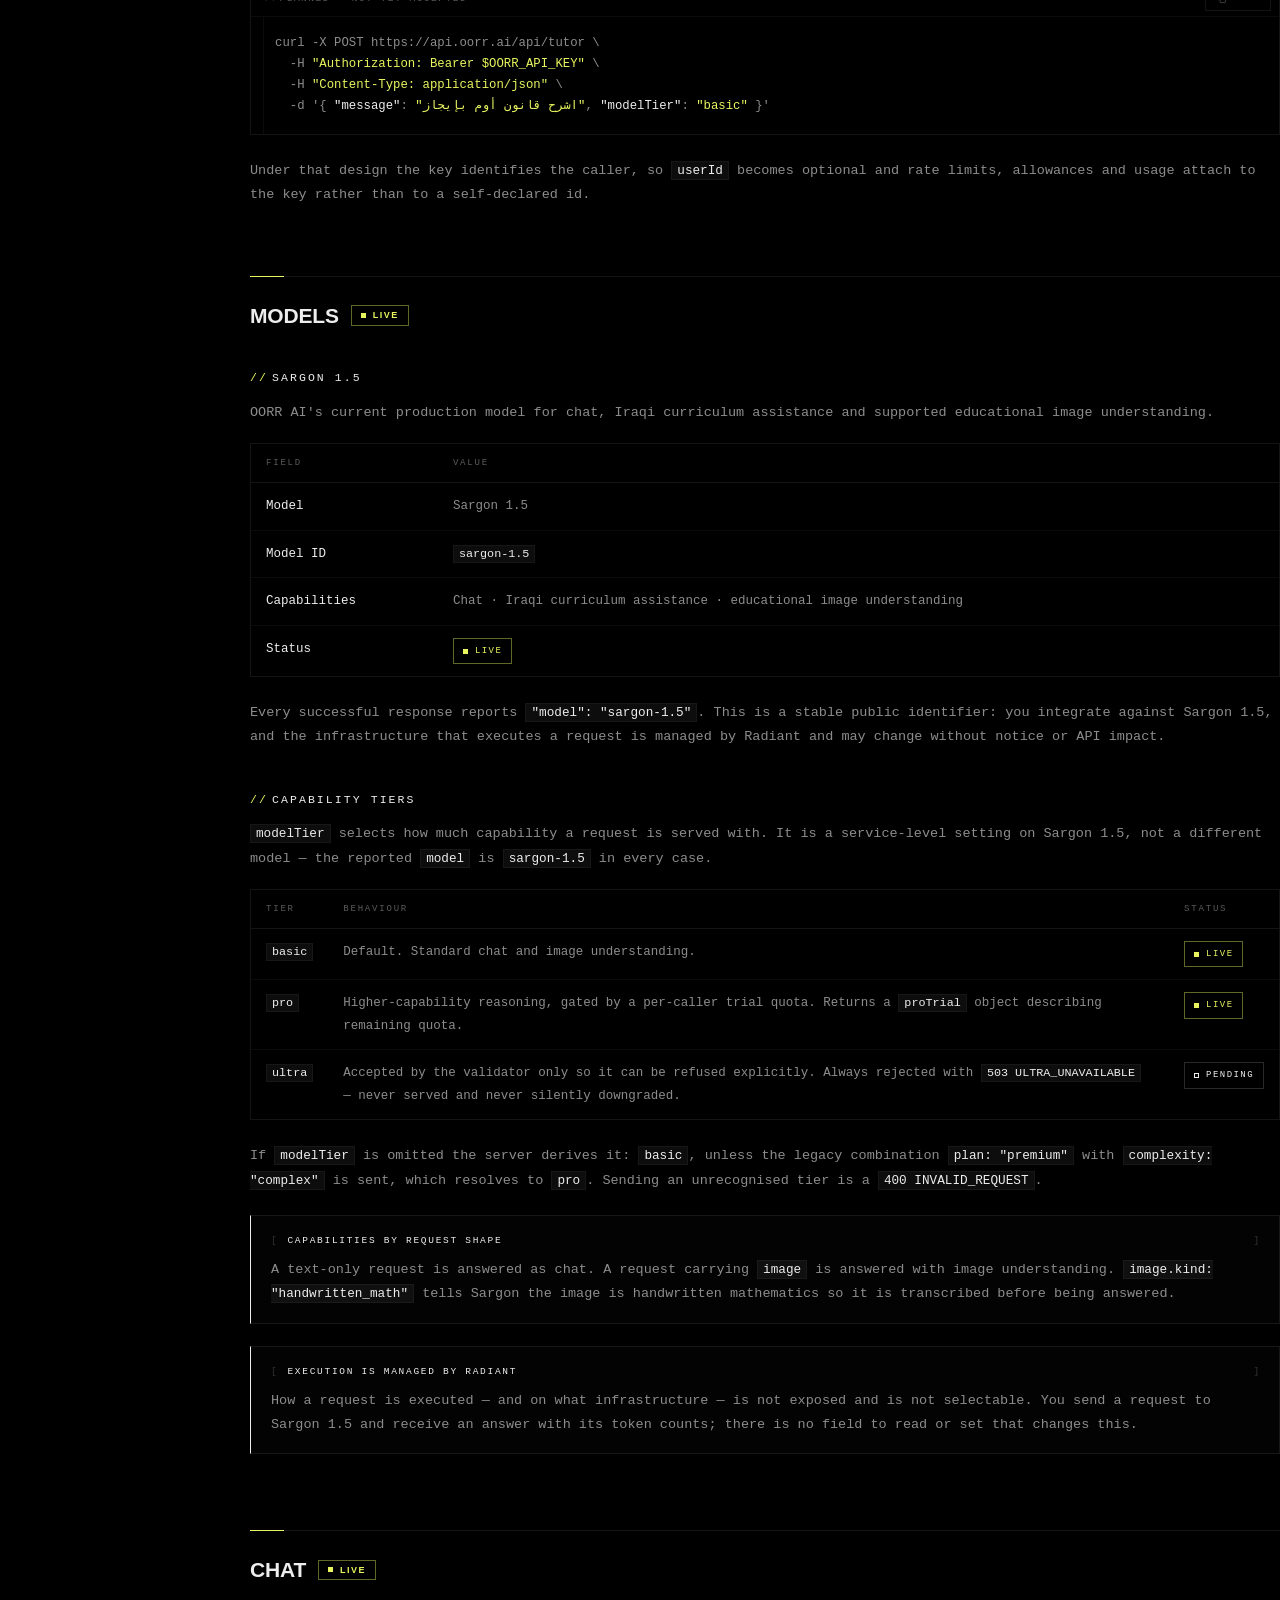
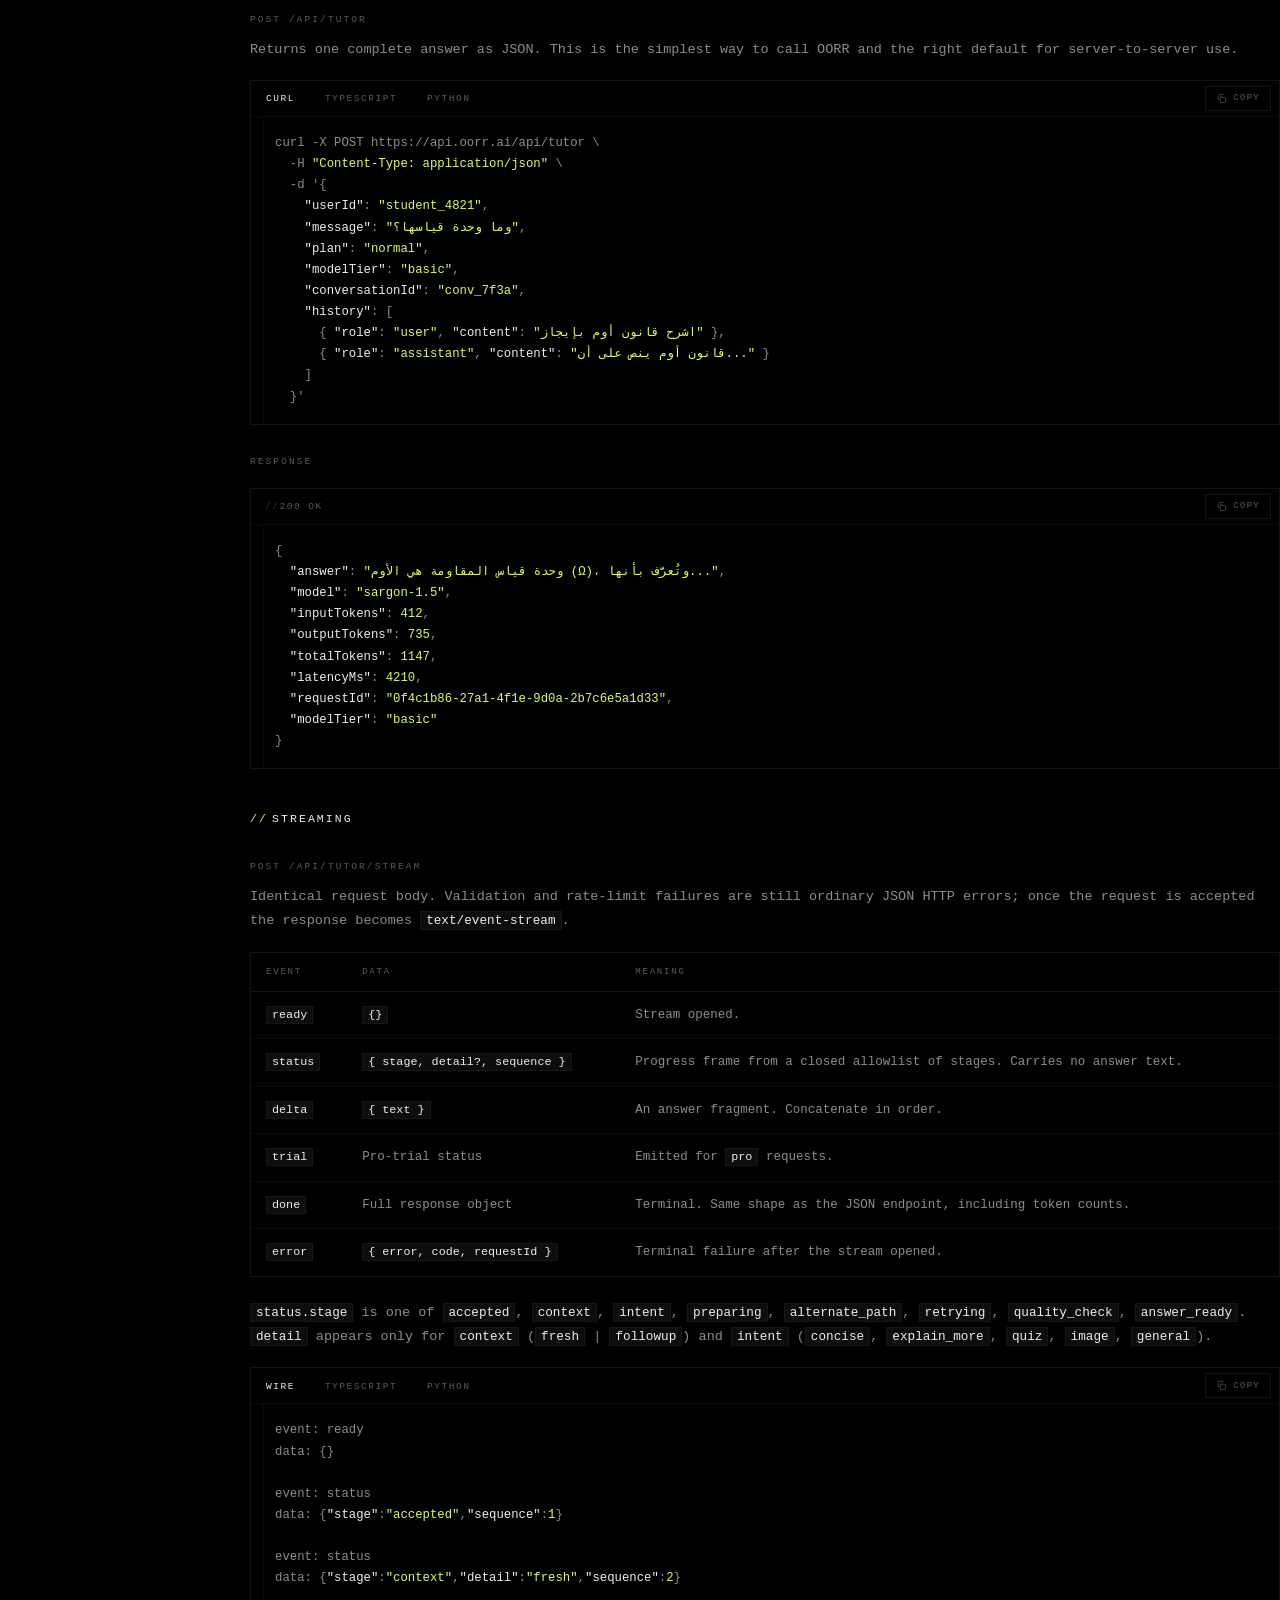
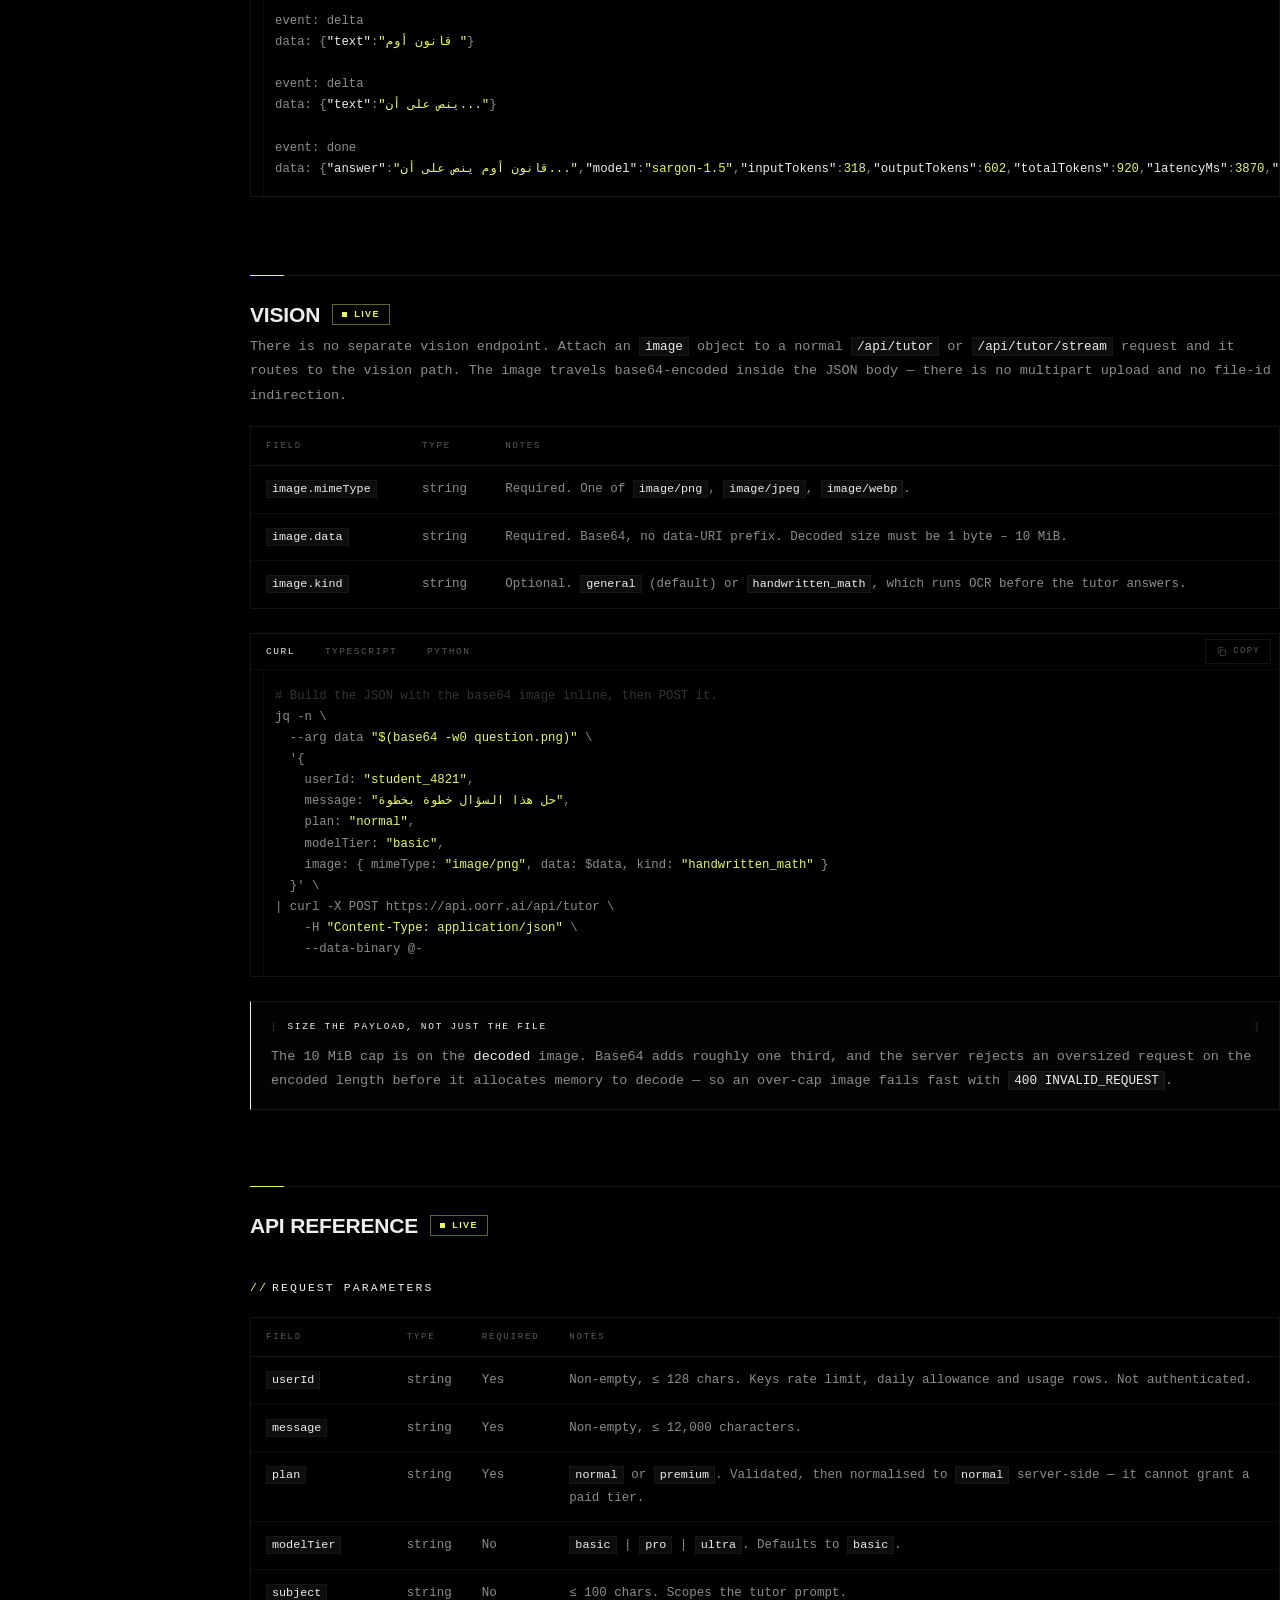
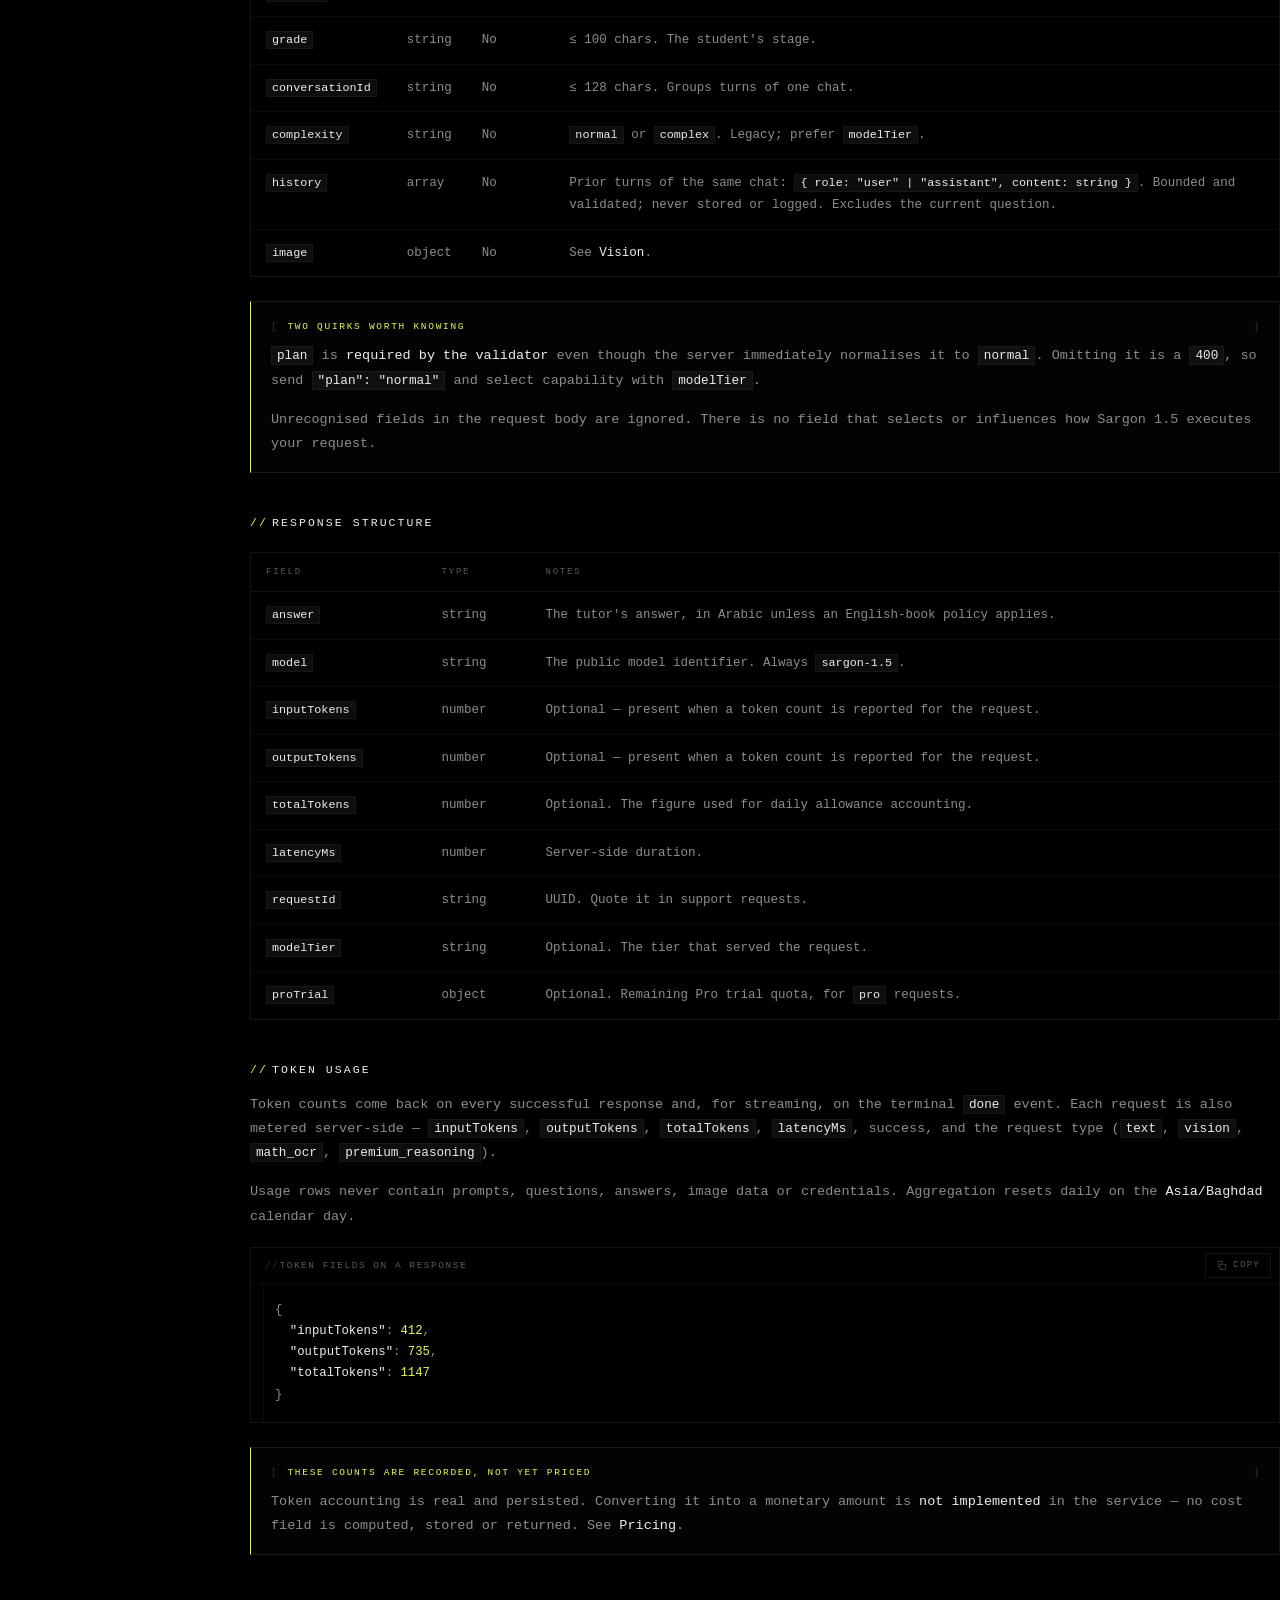
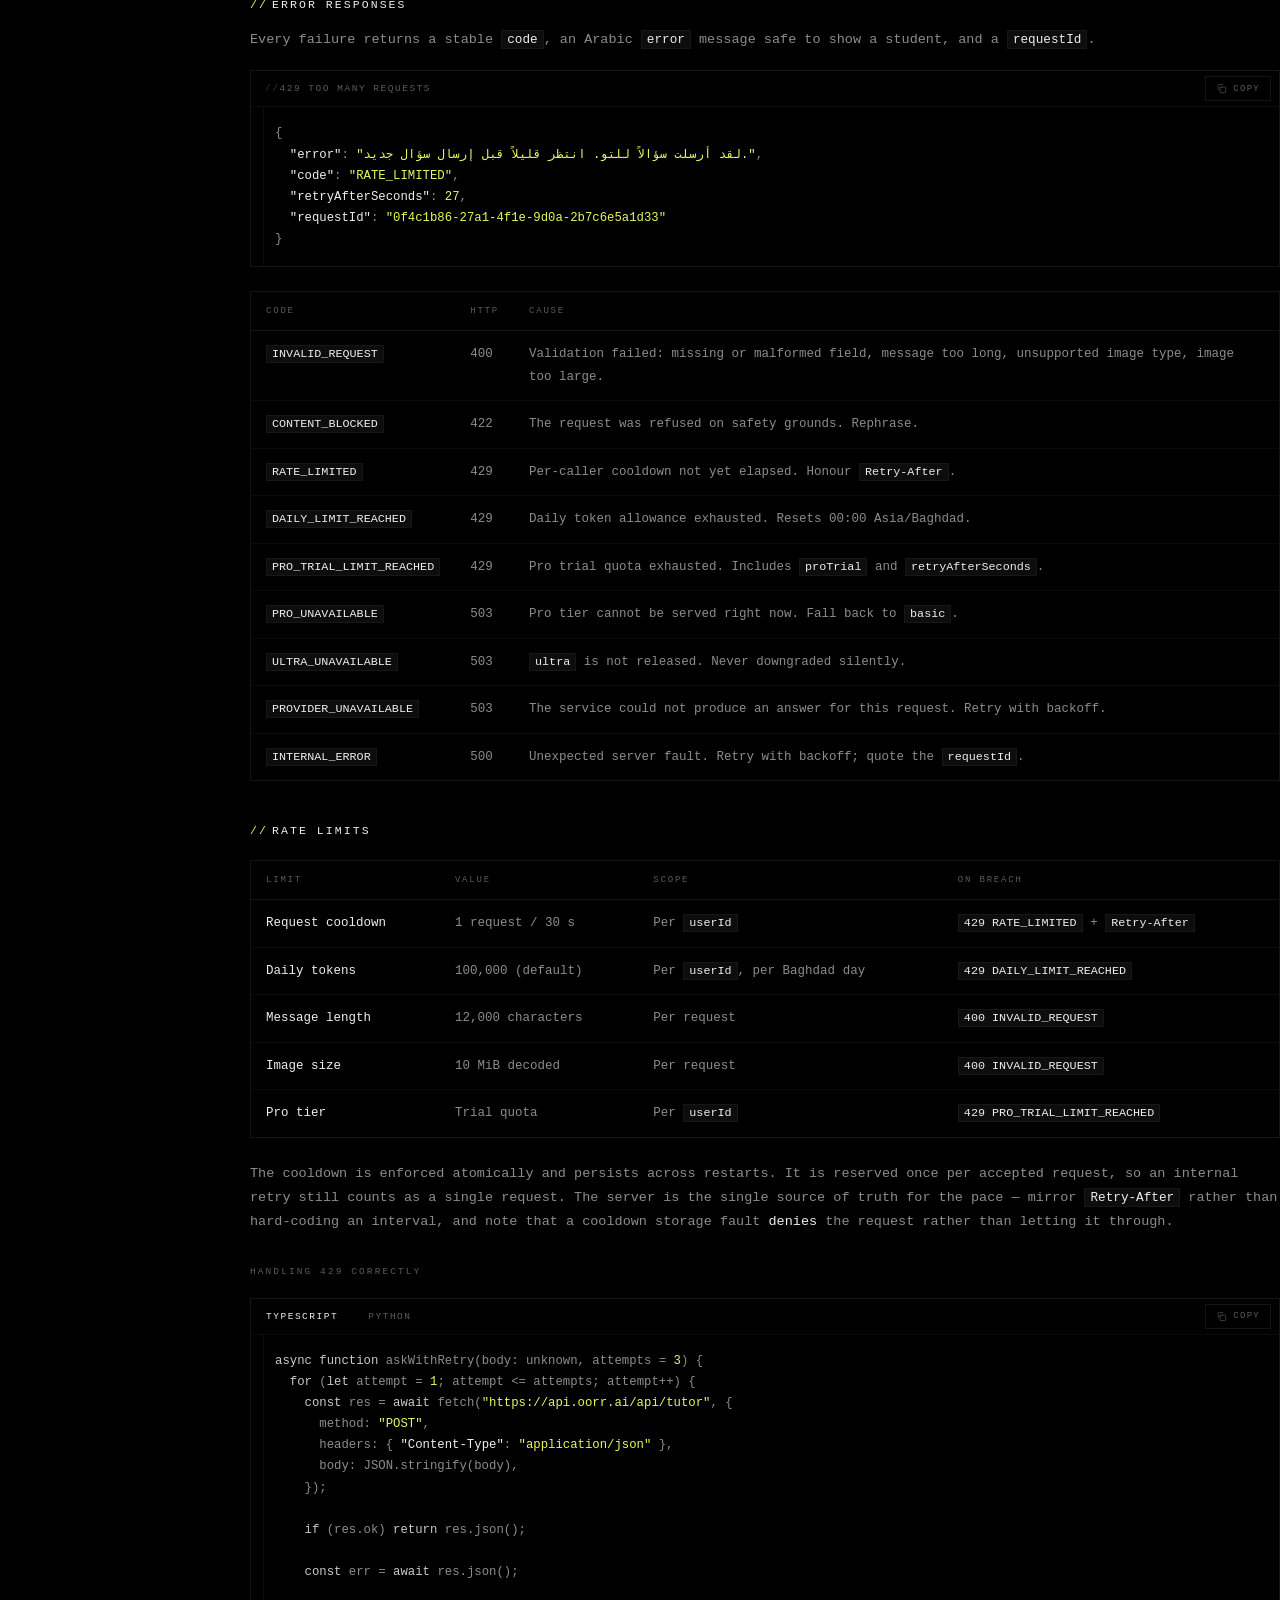
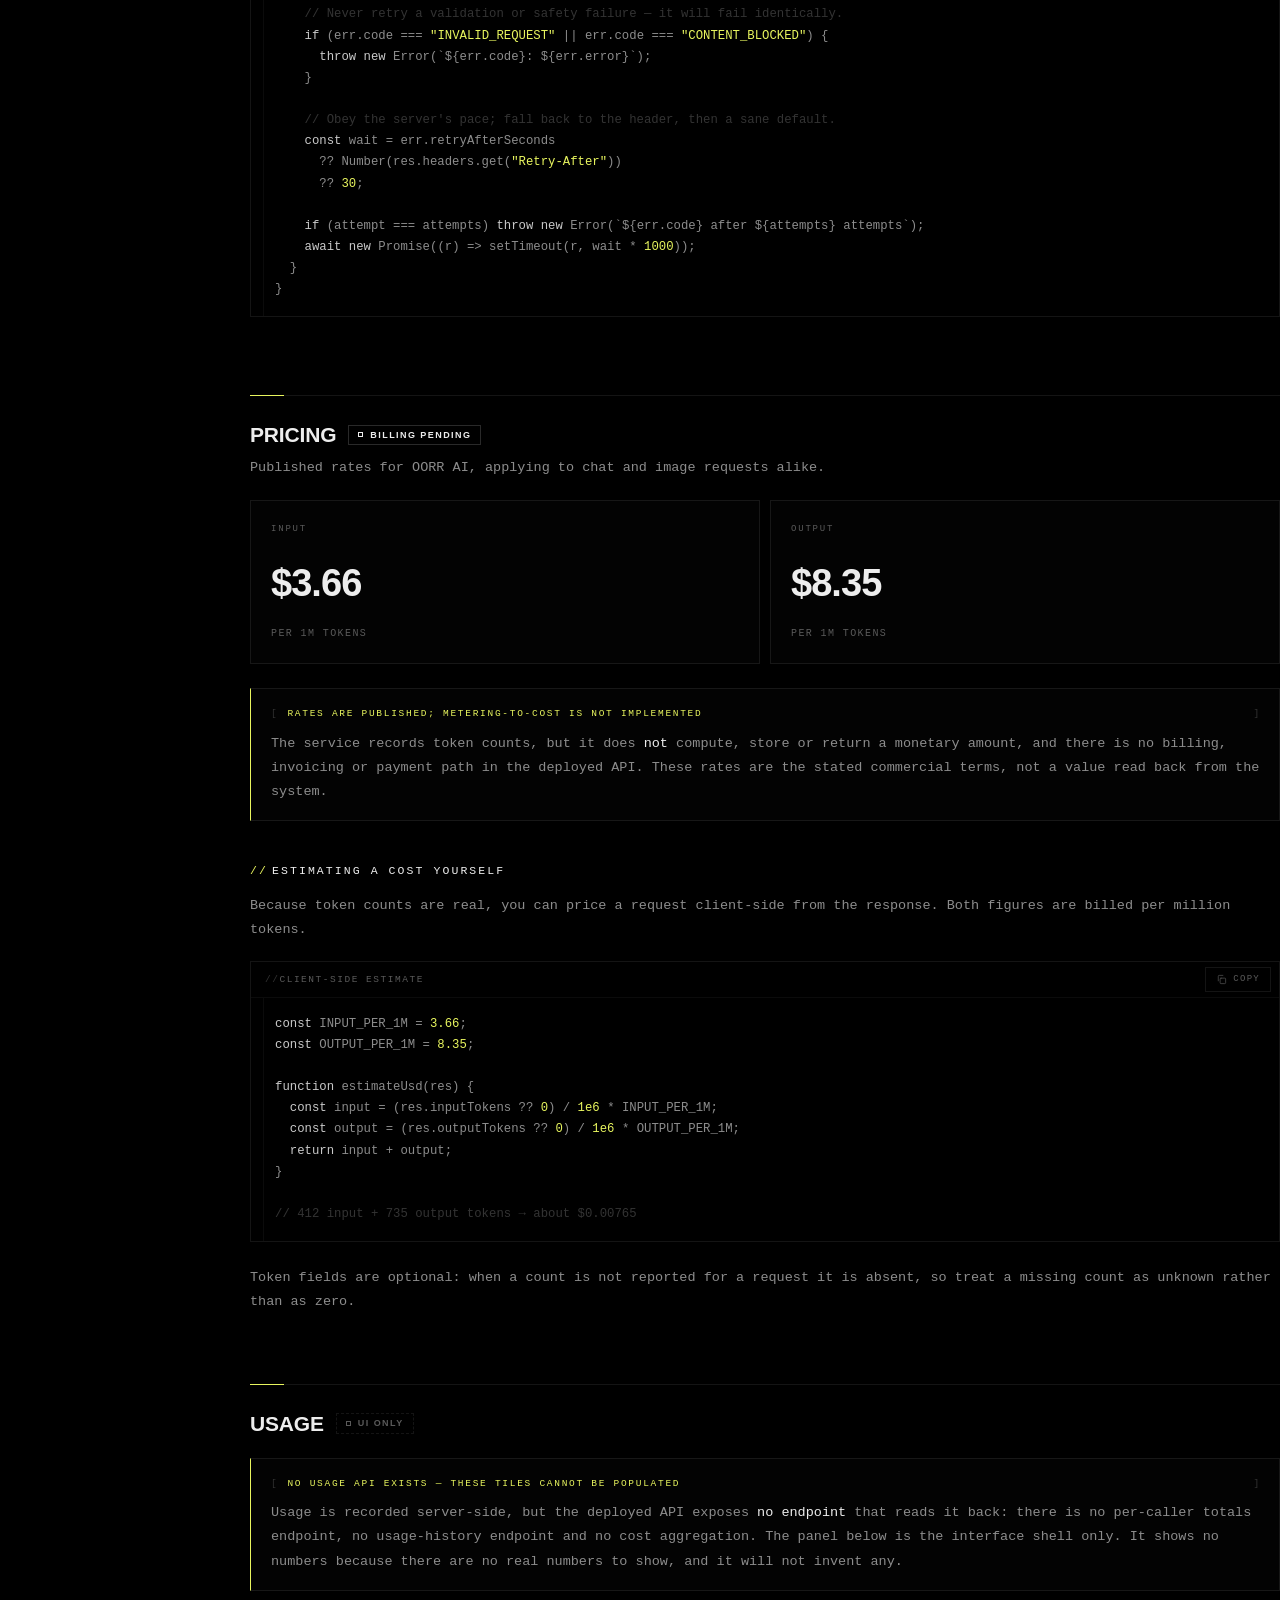
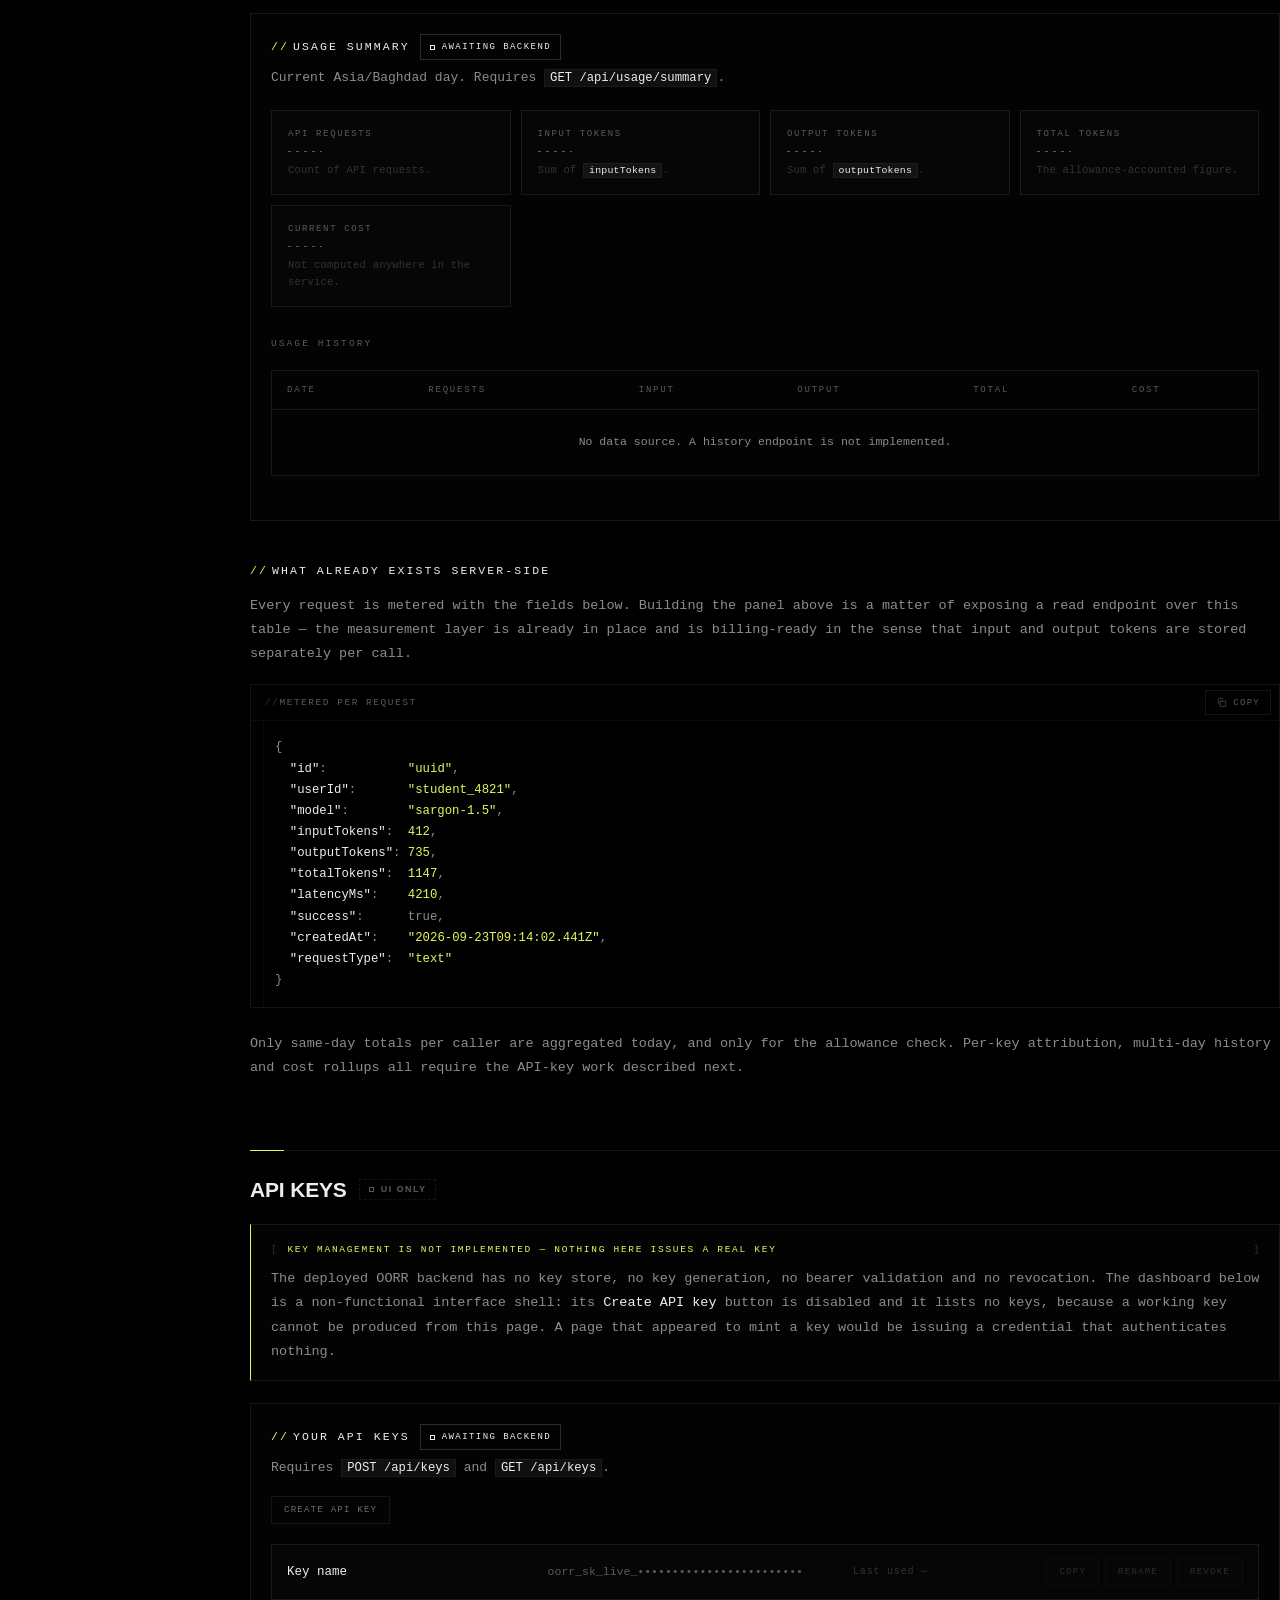
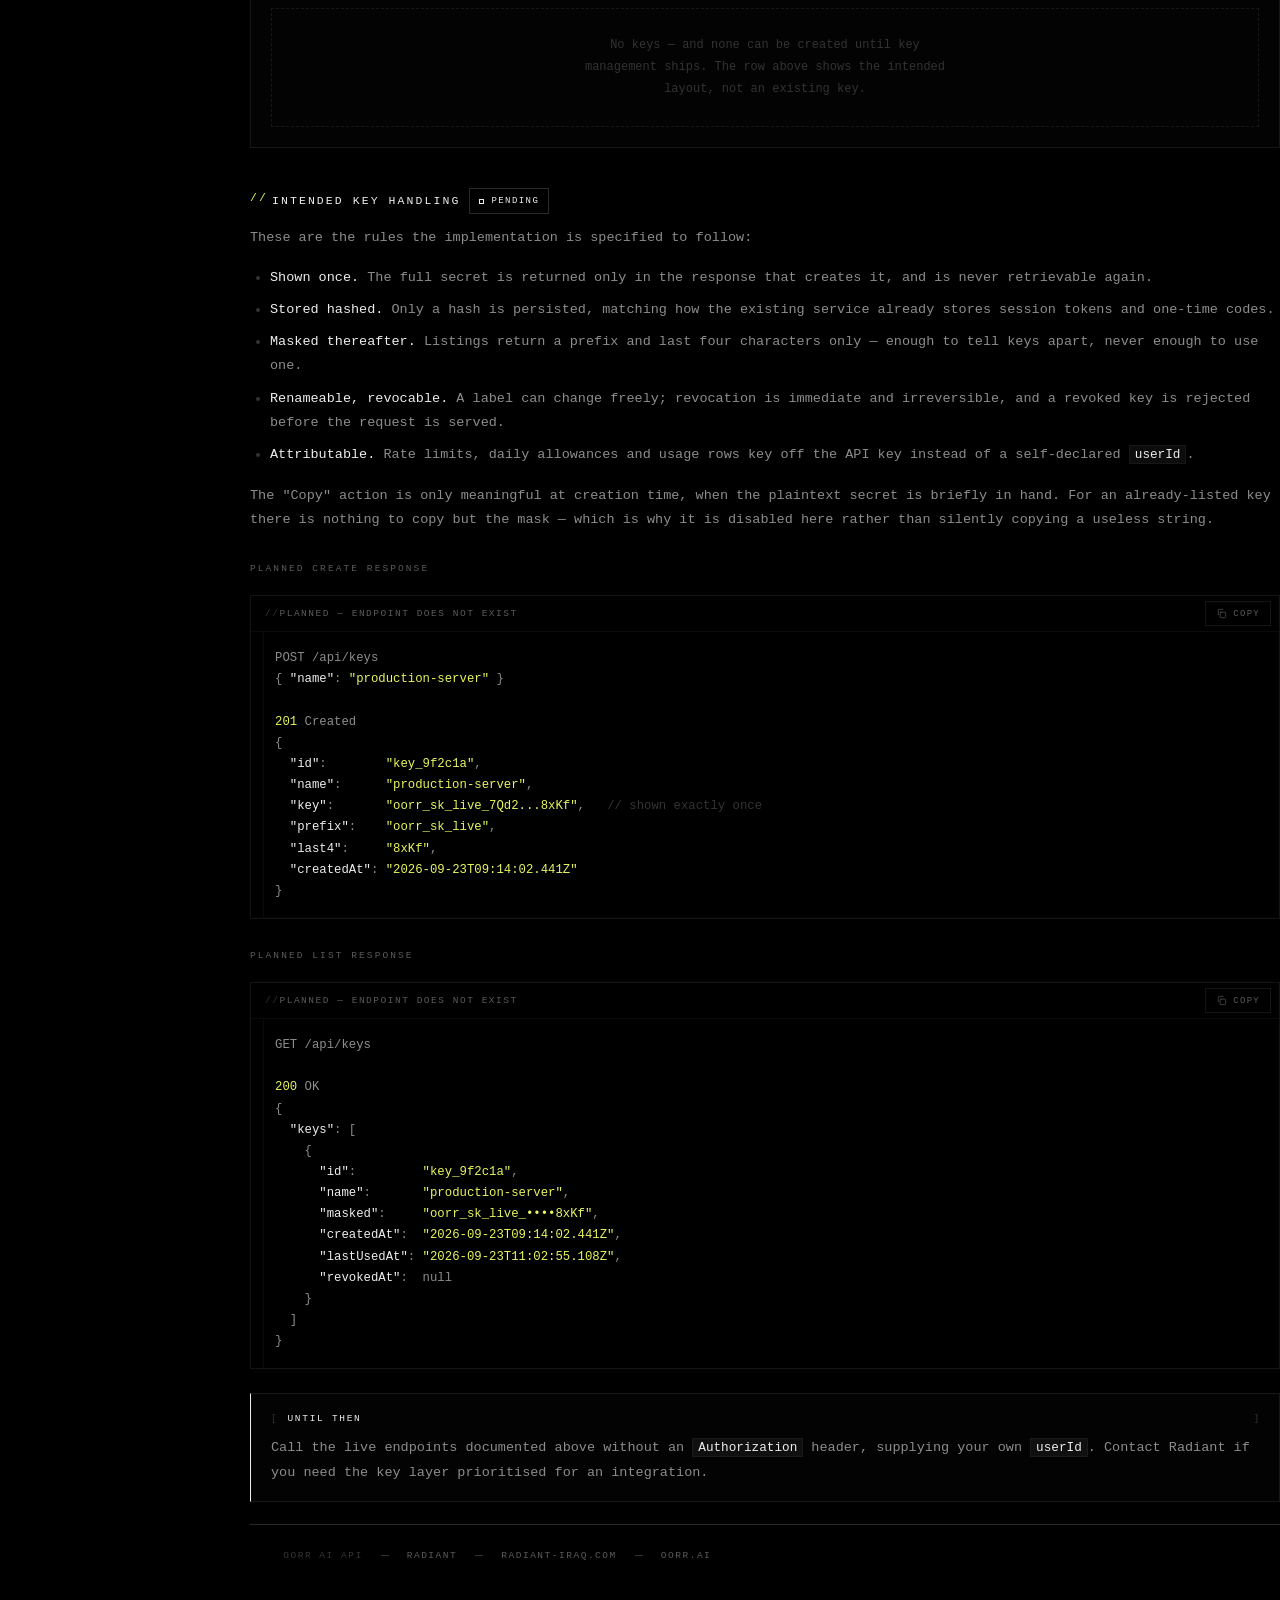
<file: docs/oorr/_pages.html>
<!doctype html>
<html lang="en">
<head>
<meta charset="utf-8">
<meta name="viewport" content="width=device-width, initial-scale=1, viewport-fit=cover">
<title>OORR AI — API Documentation · Radiant</title>
<meta name="description" content="Developer documentation for the OORR AI API: authentication, chat, vision, request and response reference, error codes, rate limits, pricing and usage.">
<meta name="theme-color" content="#000000">
<meta name="color-scheme" content="dark">
<!-- Build SOURCE for build.mjs, not a published page. The generated pages under
     /docs/oorr/<slug>/ are what readers see; this must not be indexed as a
     duplicate of all of them at once. -->
<meta name="robots" content="noindex, nofollow">
<link rel="icon" type="image/png" href="../../assets/favicon.png">
<link rel="stylesheet" href="docs.css">
</head>
<body data-page="source">

<a class="skip" href="#main">Skip to content</a>

<header class="topbar">
  <nav class="navset" aria-label="Site">
    <a class="navlink" href="../../">Radiant</a>
    <a class="navlink is-here" href="./">Docs</a>
    <a class="navlink" href="https://oorr.ai" target="_blank" rel="noopener">oorr.ai</a>
  </nav>
  <a class="brand" href="../../">
    <img src="../../assets/radiant-mark.png" alt="" draggable="false">
    <b>radiant<i>/oorr</i></b>
  </a>
  <div class="topbar-end">
    <a class="bracket" href="https://api.oorr.ai" target="_blank" rel="noopener">.open&nbsp;<em>{API}</em></a>
    <button class="navtoggle" id="navtoggle" aria-expanded="false" aria-controls="sidebar">
      <svg viewBox="0 0 24 24" aria-hidden="true"><path d="M4 7h16M4 12h16M4 17h16"/></svg>
      .index
    </button>
  </div>
</header>

<div class="layout">

  <nav class="sidebar" id="sidebar" aria-label="Documentation">
    <p class="sb-title"><span>Index</span><b>10</b></p>
    <ol class="sb-list">
        <li><a href="#introduction"><i class="sb-idx">01</i><span class="sb-label">Introduction</span></a></li>
        <li><a href="#quickstart"><i class="sb-idx">02</i><span class="sb-label">Quickstart</span></a></li>
        <li><a href="#authentication"><i class="sb-idx">03</i><span class="sb-label">Authentication</span></a></li>
        <li><a href="#models"><i class="sb-idx">04</i><span class="sb-label">Models</span></a></li>
        <li><a href="#chat"><i class="sb-idx">05</i><span class="sb-label">Chat</span></a></li>
        <li><a href="#vision"><i class="sb-idx">06</i><span class="sb-label">Vision</span></a></li>
        <li><a href="#reference"><i class="sb-idx">07</i><span class="sb-label">API Reference</span></a></li>
        <li><a href="#pricing"><i class="sb-idx">08</i><span class="sb-label">Pricing</span></a></li>
        <li><a href="#usage"><i class="sb-idx">09</i><span class="sb-label">Usage</span></a></li>
        <li><a href="#keys"><i class="sb-idx">10</i><span class="sb-label">API Keys</span></a></li>
    </ol>

    <div class="route" aria-hidden="true">
      <svg viewBox="0 0 200 64" preserveAspectRatio="none" role="presentation">
        <path d="M10 0 V16 H104 V22"/>
        <path d="M104 40 V48 H190 V64"/>
        <circle class="node" cx="104" cy="31" r="9"/>
        <path class="bolt" d="M104 26.5 V35.5 M99.5 31 H108.5 M100.8 27.8 L107.2 34.2 M107.2 27.8 L100.8 34.2"/>
        <circle class="pip" cx="190" cy="56" r="1.7"/>
      </svg>
    </div>

    <section class="legend" aria-labelledby="legend-title">
      <div class="legend-frame" aria-hidden="true"></div>
      <header class="legend-head">
        <span class="legend-title" id="legend-title">Status legend</span>
        <span class="legend-led" aria-hidden="true"></span>
      </header>
      <ul class="legend-list">
        <li>
          <button class="lg lg--live" type="button" data-status="live" aria-pressed="false">
            <span class="lg-glyph" aria-hidden="true"><i class="g-core"></i><i class="g-ring"></i><i class="g-ring g-ring--2"></i></span>
            <span class="lg-text"><b>Live</b><em>Deployed and callable</em></span>
            <span class="lg-track" aria-hidden="true"><i></i></span>
          </button>
        </li>
        <li>
          <button class="lg lg--pending" type="button" data-status="pending" aria-pressed="false">
            <span class="lg-glyph" aria-hidden="true"><i class="g-orbit"></i><i class="g-sat"></i></span>
            <span class="lg-text"><b>Pending</b><em>Specified, not shipped</em></span>
            <span class="lg-track" aria-hidden="true"><i></i></span>
          </button>
        </li>
        <li>
          <button class="lg lg--ui" type="button" data-status="ui" aria-pressed="false">
            <span class="lg-glyph" aria-hidden="true"><i class="g-wire"></i><i class="g-wire g-wire--2"></i></span>
            <span class="lg-text"><b>UI only</b><em>Interface shell, no backend</em></span>
            <span class="lg-track" aria-hidden="true"><i></i></span>
          </button>
        </li>
      </ul>
      <p class="legend-foot"><span class="kbd">hover</span> to trace on this page</p>
    </section>
  </nav>

  <main class="content" id="main">

    <div class="page-head">
      <p class="ph-num"><b>SRC</b><i>&nbsp;/&nbsp;10</i></p>
      <h1>OORR AI API</h1>
      <p class="lede">
        OORR AI is an Arabic-first tutoring model served by Radiant. Its current
        production model is <strong>Sargon&nbsp;1.5</strong>. This is the reference
        for its HTTP API: how to call chat and image requests, what the responses
        contain, how tokens are counted, and which limits apply.
      </p>
      <canvas class="globe" id="globe" aria-hidden="true"></canvas>
    </div>

    <!-- ============================== INTRODUCTION ============================== -->
    <section id="introduction">
      <h2>Introduction <span class="pill pill--live">Live</span></h2>

      <p>
        OORR AI answers students' questions in Arabic in the voice of an Iraqi
        teacher, working through problems step by step. Radiant is the platform that
        exposes it; <strong>Sargon 1.5</strong> is the model that answers. The API
        below is the deployed, production surface.
      </p>

      <h3>What Sargon 1.5 does today</h3>
      <ul>
        <li><strong>Arabic tutoring chat.</strong> Explanatory, step-by-step answers in Modern Standard Arabic, with familiar Iraqi phrasing where it helps.</li>
        <li><strong>Subject and grade scoping.</strong> Optional <code>subject</code> and <code>grade</code> fields steer the answer toward a student's stage and course.</li>
        <li><strong>Educational image understanding.</strong> Send a photo of a question, diagram or worked page and the model reads and explains its educational content.</li>
        <li><strong>Handwritten maths.</strong> Images marked <code>kind: "handwritten_math"</code> are transcribed before the tutor answers.</li>
        <li><strong>English curriculum books.</strong> A dedicated response policy applies to the two Grade&nbsp;6 scientific English books (student book and activity book).</li>
        <li><strong>Short conversation memory.</strong> Prior turns of the same chat can be supplied with each request.</li>
      </ul>

      <div class="note note--warn">
        <p class="note-title">Retrieval-backed curriculum grounding is not live</p>
        <p>
          OORR AI is trained and prompted as an Iraqi-curriculum tutor, but answers
          are <strong>not</strong> currently retrieved from or cited against textbook
          sources. The textbook retrieval subsystem exists behind the
          <code>TEXTBOOK_RETRIEVAL_MODE</code> flag, is off by default, and in
          <code>shadow</code> mode runs entirely off the response path for diagnostics —
          it never influences an answer.
        </p>
        <p>
          The production system prompt explicitly instructs the model not to claim it
          has consulted the Iraqi curriculum or any specific study source. Treat
          answers as tutoring, not as sourced curriculum citations.
        </p>
      </div>

      <h3>Base URL</h3>
      <div class="codewrap">
        <div class="codehead"><span class="codelabel">Base URL</span></div>
        <pre><code>https://api.oorr.ai</code></pre>
      </div>
      <p>All endpoints are rooted at <code>/api</code> and speak JSON over HTTPS.</p>

      <div class="tablewrap">
        <table>
          <thead><tr><th>Endpoint</th><th>Method</th><th>Purpose</th><th>Status</th></tr></thead>
          <tbody>
            <tr><td><code>/api/tutor</code></td><td>POST</td><td>Chat completion — text, or text + image</td><td><span class="pill pill--live">Live</span></td></tr>
            <tr><td><code>/api/tutor/stream</code></td><td>POST</td><td>Same request, streamed as Server-Sent Events</td><td><span class="pill pill--live">Live</span></td></tr>
            <tr><td><code>/api/tutor/pro-trial</code></td><td>POST</td><td>Remaining Pro-tier trial quota for a caller</td><td><span class="pill pill--live">Live</span></td></tr>
            <tr><td><code>/api/health</code></td><td>GET</td><td>Service liveness</td><td><span class="pill pill--live">Live</span></td></tr>
          </tbody>
        </table>
      </div>
    </section>

    <!-- ============================== QUICKSTART ============================== -->
    <section id="quickstart">
      <h2>Quickstart <span class="pill pill--live">Live</span></h2>

      <p>
        A minimal chat request. <code>userId</code>, <code>message</code> and
        <code>plan</code> are required; everything else is optional.
      </p>

      <div class="codewrap" data-tabs>
        <div class="codehead">
          <div class="tabs" role="tablist" aria-label="Quickstart language">
            <button class="tab" type="button" role="tab" aria-selected="true">cURL</button>
            <button class="tab" type="button" role="tab" aria-selected="false">TypeScript</button>
            <button class="tab" type="button" role="tab" aria-selected="false">Python</button>
          </div>
        </div>
        <pre role="tabpanel"><code>curl -X POST https://api.oorr.ai/api/tutor \
  -H "Content-Type: application/json" \
  -d '{
    "userId": "student_4821",
    "message": "اشرح قانون أوم بإيجاز",
    "plan": "normal",
    "modelTier": "basic",
    "grade": "السادس العلمي",
    "subject": "physics"
  }'</code></pre>
        <pre role="tabpanel" hidden><code>const res = await fetch("https://api.oorr.ai/api/tutor", {
  method: "POST",
  headers: { "Content-Type": "application/json" },
  body: JSON.stringify({
    userId: "student_4821",
    message: "اشرح قانون أوم بإيجاز",
    plan: "normal",
    modelTier: "basic",
    grade: "السادس العلمي",
    subject: "physics",
  }),
});

if (!res.ok) {
  const err = await res.json();
  throw new Error(`${err.code}: ${err.error}`);
}

const data = await res.json();
console.log(data.answer);
console.log(data.inputTokens, data.outputTokens, data.totalTokens);</code></pre>
        <pre role="tabpanel" hidden><code>import requests

res = requests.post(
    "https://api.oorr.ai/api/tutor",
    json={
        "userId": "student_4821",
        "message": "اشرح قانون أوم بإيجاز",
        "plan": "normal",
        "modelTier": "basic",
        "grade": "السادس العلمي",
        "subject": "physics",
    },
    timeout=90,
)

if not res.ok:
    err = res.json()
    raise RuntimeError(f"{err['code']}: {err['error']}")

data = res.json()
print(data["answer"])
print(data["inputTokens"], data["outputTokens"], data["totalTokens"])</code></pre>
      </div>

      <div class="note">
        <p class="note-title">Set a generous timeout</p>
        <p>
          Tutoring answers routinely take longer than a typical default. OORR's own
          clients use a <strong>90&nbsp;second</strong> request timeout. Use
          <code>/api/tutor/stream</code> if you want tokens as they are produced.
        </p>
      </div>
    </section>

    <!-- ============================== AUTHENTICATION ============================== -->
    <section id="authentication">
      <h2>Authentication <span class="pill pill--pending">Pending</span></h2>

      <div class="note note--warn">
        <p class="note-title">API-key authentication is not deployed yet</p>
        <p>
          There is currently <strong>no API-key system</strong> on the OORR API. The
          tutor endpoints accept no <code>Authorization</code> header, and no key is
          issued, validated or revoked anywhere in the deployed service. Anything on
          this page describing bearer keys is a <strong>planned contract</strong>, not
          a live one.
        </p>
      </div>

      <h3>How requests are identified today</h3>
      <p>
        The caller supplies its own <code>userId</code> in the request body. That value
        is what the server uses for rate limiting, daily token allowances and usage
        accounting — it is <strong>not</strong> authenticated, and it is not proof of
        identity.
      </p>
      <div class="tablewrap">
        <table>
          <thead><tr><th>Mechanism</th><th>Where</th><th>Protects</th><th>Status</th></tr></thead>
          <tbody>
            <tr><td><code>userId</code> in body</td><td><code>/api/tutor*</code></td><td>Rate limit, daily allowance, usage rows</td><td><span class="pill pill--live">Live</span></td></tr>
            <tr><td>Session cookie</td><td><code>/api/auth/*</code></td><td>Signed-in student accounts (WhatsApp OTP)</td><td><span class="pill pill--live">Live</span></td></tr>
            <tr><td><code>Authorization: Bearer</code></td><td><code>/api/tutor*</code></td><td>Developer API keys</td><td><span class="pill pill--pending">Pending</span></td></tr>
          </tbody>
        </table>
      </div>

      <p>
        The existing account auth is a passwordless WhatsApp one-time-code flow that
        issues an <code>HttpOnly</code> session cookie. It authenticates <em>students</em>
        in the OORR app; it is not a developer credential and does not grant API access.
      </p>

      <h3>Planned bearer-key contract <span class="pill pill--pending">Pending</span></h3>
      <p>
        When key auth ships, it is intended to look like the following. Do not build
        against this yet — the header is currently ignored.
      </p>
      <div class="codewrap">
        <div class="codehead"><span class="codelabel">Planned — not yet accepted</span></div>
        <pre><code>curl -X POST https://api.oorr.ai/api/tutor \
  -H "Authorization: Bearer $OORR_API_KEY" \
  -H "Content-Type: application/json" \
  -d '{ "message": "اشرح قانون أوم بإيجاز", "modelTier": "basic" }'</code></pre>
      </div>
      <p>
        Under that design the key identifies the caller, so <code>userId</code> becomes
        optional and rate limits, allowances and usage attach to the key rather than to
        a self-declared id.
      </p>
    </section>

    <!-- ============================== MODELS ============================== -->
    <section id="models">
      <h2>Models <span class="pill pill--live">Live</span></h2>

      <h3>Sargon 1.5</h3>
      <p>
        OORR AI's current production model for chat, Iraqi curriculum assistance and
        supported educational image understanding.
      </p>

      <div class="tablewrap">
        <table>
          <thead><tr><th>Field</th><th>Value</th></tr></thead>
          <tbody>
            <tr><td>Model</td><td>Sargon 1.5</td></tr>
            <tr><td>Model ID</td><td><code>sargon-1.5</code></td></tr>
            <tr><td>Capabilities</td><td>Chat · Iraqi curriculum assistance · educational image understanding</td></tr>
            <tr><td>Status</td><td><span class="pill pill--live">Live</span></td></tr>
          </tbody>
        </table>
      </div>

      <p>
        Every successful response reports <code>"model": "sargon-1.5"</code>. This is a
        stable public identifier: you integrate against Sargon 1.5, and the
        infrastructure that executes a request is managed by Radiant and may change
        without notice or API impact.
      </p>

      <h3>Capability tiers</h3>
      <p>
        <code>modelTier</code> selects how much capability a request is served with.
        It is a service-level setting on Sargon 1.5, not a different model — the
        reported <code>model</code> is <code>sargon-1.5</code> in every case.
      </p>

      <div class="tablewrap">
        <table>
          <thead><tr><th>Tier</th><th>Behaviour</th><th>Status</th></tr></thead>
          <tbody>
            <tr>
              <td><code>basic</code></td>
              <td>Default. Standard chat and image understanding.</td>
              <td><span class="pill pill--live">Live</span></td>
            </tr>
            <tr>
              <td><code>pro</code></td>
              <td>Higher-capability reasoning, gated by a per-caller trial quota. Returns a <code>proTrial</code> object describing remaining quota.</td>
              <td><span class="pill pill--live">Live</span></td>
            </tr>
            <tr>
              <td><code>ultra</code></td>
              <td>Accepted by the validator only so it can be refused explicitly. Always rejected with <code>503 ULTRA_UNAVAILABLE</code> — never served and never silently downgraded.</td>
              <td><span class="pill pill--pending">Pending</span></td>
            </tr>
          </tbody>
        </table>
      </div>

      <p>
        If <code>modelTier</code> is omitted the server derives it: <code>basic</code>,
        unless the legacy combination <code>plan: "premium"</code> with
        <code>complexity: "complex"</code> is sent, which resolves to <code>pro</code>.
        Sending an unrecognised tier is a <code>400 INVALID_REQUEST</code>.
      </p>

      <div class="note">
        <p class="note-title">Capabilities by request shape</p>
        <p>
          A text-only request is answered as chat. A request carrying
          <code>image</code> is answered with image understanding.
          <code>image.kind: "handwritten_math"</code> tells Sargon the image is
          handwritten mathematics so it is transcribed before being answered.
        </p>
      </div>

      <div class="note">
        <p class="note-title">Execution is managed by Radiant</p>
        <p>
          How a request is executed — and on what infrastructure — is not exposed and
          is not selectable. You send a request to Sargon 1.5 and receive an answer
          with its token counts; there is no field to read or set that changes this.
        </p>
      </div>
    </section>

    <!-- ============================== CHAT ============================== -->
    <section id="chat">
      <h2>Chat <span class="pill pill--live">Live</span></h2>

      <h4>POST /api/tutor</h4>
      <p>
        Returns one complete answer as JSON. This is the simplest way to call OORR and
        the right default for server-to-server use.
      </p>

      <div class="codewrap" data-tabs>
        <div class="codehead">
          <div class="tabs" role="tablist" aria-label="Chat language">
            <button class="tab" type="button" role="tab" aria-selected="true">cURL</button>
            <button class="tab" type="button" role="tab" aria-selected="false">TypeScript</button>
            <button class="tab" type="button" role="tab" aria-selected="false">Python</button>
          </div>
        </div>
        <pre role="tabpanel"><code>curl -X POST https://api.oorr.ai/api/tutor \
  -H "Content-Type: application/json" \
  -d '{
    "userId": "student_4821",
    "message": "وما وحدة قياسها؟",
    "plan": "normal",
    "modelTier": "basic",
    "conversationId": "conv_7f3a",
    "history": [
      { "role": "user", "content": "اشرح قانون أوم بإيجاز" },
      { "role": "assistant", "content": "قانون أوم ينص على أن..." }
    ]
  }'</code></pre>
        <pre role="tabpanel" hidden><code>type TutorResponse = {
  answer: string;
  /** Always "sargon-1.5". */
  model: string;
  inputTokens?: number;
  outputTokens?: number;
  totalTokens?: number;
  latencyMs: number;
  requestId: string;
  modelTier?: "basic" | "pro" | "ultra";
};

async function ask(message: string, history: { role: "user" | "assistant"; content: string }[]) {
  const res = await fetch("https://api.oorr.ai/api/tutor", {
    method: "POST",
    headers: { "Content-Type": "application/json" },
    body: JSON.stringify({
      userId: "student_4821",
      message,
      plan: "normal",
      modelTier: "basic",
      conversationId: "conv_7f3a",
      history,
    }),
  });

  if (res.status === 429) {
    const retry = Number(res.headers.get("Retry-After") ?? 30);
    throw new Error(`rate limited, retry in ${retry}s`);
  }

  return (await res.json()) as TutorResponse;
}</code></pre>
        <pre role="tabpanel" hidden><code>import requests

def ask(message, history):
    res = requests.post(
        "https://api.oorr.ai/api/tutor",
        json={
            "userId": "student_4821",
            "message": message,
            "plan": "normal",
            "modelTier": "basic",
            "conversationId": "conv_7f3a",
            "history": history,
        },
        timeout=90,
    )

    if res.status_code == 429:
        retry = int(res.headers.get("Retry-After", 30))
        raise RuntimeError(f"rate limited, retry in {retry}s")

    res.raise_for_status()
    return res.json()</code></pre>
      </div>

      <h4>Response</h4>
      <div class="codewrap">
        <div class="codehead"><span class="codelabel">200 OK</span></div>
        <pre><code>{
  "answer": "وحدة قياس المقاومة هي الأوم (Ω)، وتُعرَّف بأنها...",
  "model": "sargon-1.5",
  "inputTokens": 412,
  "outputTokens": 735,
  "totalTokens": 1147,
  "latencyMs": 4210,
  "requestId": "0f4c1b86-27a1-4f1e-9d0a-2b7c6e5a1d33",
  "modelTier": "basic"
}</code></pre>
      </div>

      <h3>Streaming</h3>
      <h4>POST /api/tutor/stream</h4>
      <p>
        Identical request body. Validation and rate-limit failures are still ordinary
        JSON HTTP errors; once the request is accepted the response becomes
        <code>text/event-stream</code>.
      </p>

      <div class="tablewrap">
        <table>
          <thead><tr><th>Event</th><th>Data</th><th>Meaning</th></tr></thead>
          <tbody>
            <tr><td><code>ready</code></td><td><code>{}</code></td><td>Stream opened.</td></tr>
            <tr><td><code>status</code></td><td><code>{ stage, detail?, sequence }</code></td><td>Progress frame from a closed allowlist of stages. Carries no answer text.</td></tr>
            <tr><td><code>delta</code></td><td><code>{ text }</code></td><td>An answer fragment. Concatenate in order.</td></tr>
            <tr><td><code>trial</code></td><td>Pro-trial status</td><td>Emitted for <code>pro</code> requests.</td></tr>
            <tr><td><code>done</code></td><td>Full response object</td><td>Terminal. Same shape as the JSON endpoint, including token counts.</td></tr>
            <tr><td><code>error</code></td><td><code>{ error, code, requestId }</code></td><td>Terminal failure after the stream opened.</td></tr>
          </tbody>
        </table>
      </div>

      <p>
        <code>status.stage</code> is one of <code>accepted</code>,
        <code>context</code>, <code>intent</code>, <code>preparing</code>,
        <code>alternate_path</code>, <code>retrying</code>,
        <code>quality_check</code>, <code>answer_ready</code>.
        <code>detail</code> appears only for <code>context</code>
        (<code>fresh</code>&nbsp;|&nbsp;<code>followup</code>) and <code>intent</code>
        (<code>concise</code>, <code>explain_more</code>, <code>quiz</code>,
        <code>image</code>, <code>general</code>).
      </p>

      <div class="codewrap" data-tabs>
        <div class="codehead">
          <div class="tabs" role="tablist" aria-label="Streaming language">
            <button class="tab" type="button" role="tab" aria-selected="true">Wire</button>
            <button class="tab" type="button" role="tab" aria-selected="false">TypeScript</button>
            <button class="tab" type="button" role="tab" aria-selected="false">Python</button>
          </div>
        </div>
        <pre role="tabpanel"><code>event: ready
data: {}

event: status
data: {"stage":"accepted","sequence":1}

event: status
data: {"stage":"context","detail":"fresh","sequence":2}

event: delta
data: {"text":"قانون أوم "}

event: delta
data: {"text":"ينص على أن..."}

event: done
data: {"answer":"قانون أوم ينص على أن...","model":"sargon-1.5","inputTokens":318,"outputTokens":602,"totalTokens":920,"latencyMs":3870,"requestId":"9a2e...","modelTier":"basic"}</code></pre>
        <pre role="tabpanel" hidden><code>const res = await fetch("https://api.oorr.ai/api/tutor/stream", {
  method: "POST",
  headers: { "Content-Type": "application/json" },
  body: JSON.stringify({
    userId: "student_4821",
    message: "اشرح قانون أوم بإيجاز",
    plan: "normal",
    modelTier: "basic",
  }),
});

if (!res.ok) throw new Error((await res.json()).code);

const reader = res.body.getReader();
const decoder = new TextDecoder();
let buffer = "";
let answer = "";

while (true) {
  const { value, done } = await reader.read();
  if (done) break;
  buffer += decoder.decode(value, { stream: true });

  const frames = buffer.split("\n\n");
  buffer = frames.pop() ?? "";

  for (const frame of frames) {
    const event = frame.match(/^event: (.+)$/m)?.[1];
    const data = JSON.parse(frame.match(/^data: (.+)$/m)?.[1] ?? "{}");

    if (event === "delta") answer += data.text;
    if (event === "done") console.log(data.totalTokens, "tokens");
    if (event === "error") throw new Error(data.code);
  }
}</code></pre>
        <pre role="tabpanel" hidden><code>import json
import requests

with requests.post(
    "https://api.oorr.ai/api/tutor/stream",
    json={
        "userId": "student_4821",
        "message": "اشرح قانون أوم بإيجاز",
        "plan": "normal",
        "modelTier": "basic",
    },
    stream=True,
    timeout=90,
) as res:
    res.raise_for_status()

    event = None
    answer = ""

    for line in res.iter_lines(decode_unicode=True):
        if line is None or line == "":
            event = None
            continue
        if line.startswith("event: "):
            event = line[7:]
        elif line.startswith("data: "):
            data = json.loads(line[6:])
            if event == "delta":
                answer += data["text"]
            elif event == "done":
                print(data["totalTokens"], "tokens")
            elif event == "error":
                raise RuntimeError(data["code"])</code></pre>
      </div>
    </section>

    <!-- ============================== VISION ============================== -->
    <section id="vision">
      <h2>Vision <span class="pill pill--live">Live</span></h2>

      <p>
        There is no separate vision endpoint. Attach an <code>image</code> object to a
        normal <code>/api/tutor</code> or <code>/api/tutor/stream</code> request and it
        routes to the vision path. The image travels base64-encoded inside the JSON
        body — there is no multipart upload and no file-id indirection.
      </p>

      <div class="tablewrap">
        <table>
          <thead><tr><th>Field</th><th>Type</th><th>Notes</th></tr></thead>
          <tbody>
            <tr><td><code>image.mimeType</code></td><td>string</td><td>Required. One of <code>image/png</code>, <code>image/jpeg</code>, <code>image/webp</code>.</td></tr>
            <tr><td><code>image.data</code></td><td>string</td><td>Required. Base64, no data-URI prefix. Decoded size must be 1 byte – 10&nbsp;MiB.</td></tr>
            <tr><td><code>image.kind</code></td><td>string</td><td>Optional. <code>general</code> (default) or <code>handwritten_math</code>, which runs OCR before the tutor answers.</td></tr>
          </tbody>
        </table>
      </div>

      <div class="codewrap" data-tabs>
        <div class="codehead">
          <div class="tabs" role="tablist" aria-label="Vision language">
            <button class="tab" type="button" role="tab" aria-selected="true">cURL</button>
            <button class="tab" type="button" role="tab" aria-selected="false">TypeScript</button>
            <button class="tab" type="button" role="tab" aria-selected="false">Python</button>
          </div>
        </div>
        <pre role="tabpanel"><code># Build the JSON with the base64 image inline, then POST it.
jq -n \
  --arg data "$(base64 -w0 question.png)" \
  '{
    userId: "student_4821",
    message: "حل هذا السؤال خطوة بخطوة",
    plan: "normal",
    modelTier: "basic",
    image: { mimeType: "image/png", data: $data, kind: "handwritten_math" }
  }' \
| curl -X POST https://api.oorr.ai/api/tutor \
    -H "Content-Type: application/json" \
    --data-binary @-</code></pre>
        <pre role="tabpanel" hidden><code>import { readFile } from "node:fs/promises";

const image = await readFile("question.png");

const res = await fetch("https://api.oorr.ai/api/tutor", {
  method: "POST",
  headers: { "Content-Type": "application/json" },
  body: JSON.stringify({
    userId: "student_4821",
    message: "حل هذا السؤال خطوة بخطوة",
    plan: "normal",
    modelTier: "basic",
    image: {
      mimeType: "image/png",
      data: image.toString("base64"),
      kind: "handwritten_math",
    },
  }),
});

const data = await res.json();
console.log(data.answer, data.model);</code></pre>
        <pre role="tabpanel" hidden><code>import base64
import requests

with open("question.png", "rb") as f:
    encoded = base64.b64encode(f.read()).decode("ascii")

res = requests.post(
    "https://api.oorr.ai/api/tutor",
    json={
        "userId": "student_4821",
        "message": "حل هذا السؤال خطوة بخطوة",
        "plan": "normal",
        "modelTier": "basic",
        "image": {
            "mimeType": "image/png",
            "data": encoded,
            "kind": "handwritten_math",
        },
    },
    timeout=90,
)

data = res.json()
print(data["answer"], data["model"])</code></pre>
      </div>

      <div class="note">
        <p class="note-title">Size the payload, not just the file</p>
        <p>
          The 10&nbsp;MiB cap is on the <em>decoded</em> image. Base64 adds roughly
          one third, and the server rejects an oversized request on the encoded length
          before it allocates memory to decode — so an over-cap image fails fast with
          <code>400 INVALID_REQUEST</code>.
        </p>
      </div>
    </section>

    <!-- ============================== API REFERENCE ============================== -->
    <section id="reference">
      <h2>API Reference <span class="pill pill--live">Live</span></h2>

      <h3>Request parameters</h3>
      <div class="tablewrap">
        <table>
          <thead><tr><th>Field</th><th>Type</th><th>Required</th><th>Notes</th></tr></thead>
          <tbody>
            <tr><td><code>userId</code></td><td>string</td><td>Yes</td><td>Non-empty, ≤ 128 chars. Keys rate limit, daily allowance and usage rows. Not authenticated.</td></tr>
            <tr><td><code>message</code></td><td>string</td><td>Yes</td><td>Non-empty, ≤ 12,000 characters.</td></tr>
            <tr><td><code>plan</code></td><td>string</td><td>Yes</td><td><code>normal</code> or <code>premium</code>. Validated, then normalised to <code>normal</code> server-side — it cannot grant a paid tier.</td></tr>
            <tr><td><code>modelTier</code></td><td>string</td><td>No</td><td><code>basic</code> | <code>pro</code> | <code>ultra</code>. Defaults to <code>basic</code>.</td></tr>
            <tr><td><code>subject</code></td><td>string</td><td>No</td><td>≤ 100 chars. Scopes the tutor prompt.</td></tr>
            <tr><td><code>grade</code></td><td>string</td><td>No</td><td>≤ 100 chars. The student's stage.</td></tr>
            <tr><td><code>conversationId</code></td><td>string</td><td>No</td><td>≤ 128 chars. Groups turns of one chat.</td></tr>
            <tr><td><code>complexity</code></td><td>string</td><td>No</td><td><code>normal</code> or <code>complex</code>. Legacy; prefer <code>modelTier</code>.</td></tr>
            <tr><td><code>history</code></td><td>array</td><td>No</td><td>Prior turns of the same chat: <code>{ role: "user" | "assistant", content: string }</code>. Bounded and validated; never stored or logged. Excludes the current question.</td></tr>
            <tr><td><code>image</code></td><td>object</td><td>No</td><td>See <a href="#vision">Vision</a>.</td></tr>
          </tbody>
        </table>
      </div>

      <div class="note note--warn">
        <p class="note-title">Two quirks worth knowing</p>
        <p>
          <code>plan</code> is <strong>required by the validator</strong> even though
          the server immediately normalises it to <code>normal</code>. Omitting it is a
          <code>400</code>, so send <code>"plan": "normal"</code> and select capability
          with <code>modelTier</code>.
        </p>
        <p>
          Unrecognised fields in the request body are ignored. There is no field that
          selects or influences how Sargon 1.5 executes your request.
        </p>
      </div>

      <h3>Response structure</h3>
      <div class="tablewrap">
        <table>
          <thead><tr><th>Field</th><th>Type</th><th>Notes</th></tr></thead>
          <tbody>
            <tr><td><code>answer</code></td><td>string</td><td>The tutor's answer, in Arabic unless an English-book policy applies.</td></tr>
            <tr><td><code>model</code></td><td>string</td><td>The public model identifier. Always <code>sargon-1.5</code>.</td></tr>
            <tr><td><code>inputTokens</code></td><td>number</td><td>Optional — present when a token count is reported for the request.</td></tr>
            <tr><td><code>outputTokens</code></td><td>number</td><td>Optional — present when a token count is reported for the request.</td></tr>
            <tr><td><code>totalTokens</code></td><td>number</td><td>Optional. The figure used for daily allowance accounting.</td></tr>
            <tr><td><code>latencyMs</code></td><td>number</td><td>Server-side duration.</td></tr>
            <tr><td><code>requestId</code></td><td>string</td><td>UUID. Quote it in support requests.</td></tr>
            <tr><td><code>modelTier</code></td><td>string</td><td>Optional. The tier that served the request.</td></tr>
            <tr><td><code>proTrial</code></td><td>object</td><td>Optional. Remaining Pro trial quota, for <code>pro</code> requests.</td></tr>
          </tbody>
        </table>
      </div>

      <h3>Token usage</h3>
      <p>
        Token counts come back on every successful response and, for streaming, on the
        terminal <code>done</code> event. Each request is also metered server-side —
        <code>inputTokens</code>, <code>outputTokens</code>, <code>totalTokens</code>,
        <code>latencyMs</code>, success, and the request type
        (<code>text</code>, <code>vision</code>, <code>math_ocr</code>,
        <code>premium_reasoning</code>).
      </p>
      <p>
        Usage rows never contain prompts, questions, answers, image data or credentials.
        Aggregation resets daily on the <strong>Asia/Baghdad</strong> calendar day.
      </p>
      <div class="codewrap">
        <div class="codehead"><span class="codelabel">Token fields on a response</span></div>
        <pre><code>{
  "inputTokens": 412,
  "outputTokens": 735,
  "totalTokens": 1147
}</code></pre>
      </div>
      <div class="note note--warn">
        <p class="note-title">These counts are recorded, not yet priced</p>
        <p>
          Token accounting is real and persisted. Converting it into a monetary amount
          is <strong>not implemented</strong> in the service — no cost field is computed,
          stored or returned. See <a href="#pricing">Pricing</a>.
        </p>
      </div>

      <h3>Error responses</h3>
      <p>Every failure returns a stable <code>code</code>, an Arabic <code>error</code> message safe to show a student, and a <code>requestId</code>.</p>
      <div class="codewrap">
        <div class="codehead"><span class="codelabel">429 Too Many Requests</span></div>
        <pre><code>{
  "error": "لقد أرسلت سؤالاً للتو. انتظر قليلاً قبل إرسال سؤال جديد.",
  "code": "RATE_LIMITED",
  "retryAfterSeconds": 27,
  "requestId": "0f4c1b86-27a1-4f1e-9d0a-2b7c6e5a1d33"
}</code></pre>
      </div>

      <div class="tablewrap">
        <table>
          <thead><tr><th>Code</th><th>HTTP</th><th>Cause</th></tr></thead>
          <tbody>
            <tr><td><code>INVALID_REQUEST</code></td><td>400</td><td>Validation failed: missing or malformed field, message too long, unsupported image type, image too large.</td></tr>
            <tr><td><code>CONTENT_BLOCKED</code></td><td>422</td><td>The request was refused on safety grounds. Rephrase.</td></tr>
            <tr><td><code>RATE_LIMITED</code></td><td>429</td><td>Per-caller cooldown not yet elapsed. Honour <code>Retry-After</code>.</td></tr>
            <tr><td><code>DAILY_LIMIT_REACHED</code></td><td>429</td><td>Daily token allowance exhausted. Resets 00:00 Asia/Baghdad.</td></tr>
            <tr><td><code>PRO_TRIAL_LIMIT_REACHED</code></td><td>429</td><td>Pro trial quota exhausted. Includes <code>proTrial</code> and <code>retryAfterSeconds</code>.</td></tr>
            <tr><td><code>PRO_UNAVAILABLE</code></td><td>503</td><td>Pro tier cannot be served right now. Fall back to <code>basic</code>.</td></tr>
            <tr><td><code>ULTRA_UNAVAILABLE</code></td><td>503</td><td><code>ultra</code> is not released. Never downgraded silently.</td></tr>
            <tr><td><code>PROVIDER_UNAVAILABLE</code></td><td>503</td><td>The service could not produce an answer for this request. Retry with backoff.</td></tr>
            <tr><td><code>INTERNAL_ERROR</code></td><td>500</td><td>Unexpected server fault. Retry with backoff; quote the <code>requestId</code>.</td></tr>
          </tbody>
        </table>
      </div>

      <h3>Rate limits</h3>
      <div class="tablewrap">
        <table>
          <thead><tr><th>Limit</th><th>Value</th><th>Scope</th><th>On breach</th></tr></thead>
          <tbody>
            <tr><td>Request cooldown</td><td>1 request / 30 s</td><td>Per <code>userId</code></td><td><code>429 RATE_LIMITED</code> + <code>Retry-After</code></td></tr>
            <tr><td>Daily tokens</td><td>100,000 (default)</td><td>Per <code>userId</code>, per Baghdad day</td><td><code>429 DAILY_LIMIT_REACHED</code></td></tr>
            <tr><td>Message length</td><td>12,000 characters</td><td>Per request</td><td><code>400 INVALID_REQUEST</code></td></tr>
            <tr><td>Image size</td><td>10 MiB decoded</td><td>Per request</td><td><code>400 INVALID_REQUEST</code></td></tr>
            <tr><td>Pro tier</td><td>Trial quota</td><td>Per <code>userId</code></td><td><code>429 PRO_TRIAL_LIMIT_REACHED</code></td></tr>
          </tbody>
        </table>
      </div>
      <p>
        The cooldown is enforced atomically and persists across restarts. It is
        reserved once per accepted request, so an internal retry still
        counts as a single request. The server is the single source of truth for the
        pace — mirror <code>Retry-After</code> rather than hard-coding an interval, and
        note that a cooldown storage fault <strong>denies</strong> the request rather
        than letting it through.
      </p>

      <h4>Handling 429 correctly</h4>
      <div class="codewrap" data-tabs>
        <div class="codehead">
          <div class="tabs" role="tablist" aria-label="Retry language">
            <button class="tab" type="button" role="tab" aria-selected="true">TypeScript</button>
            <button class="tab" type="button" role="tab" aria-selected="false">Python</button>
          </div>
        </div>
        <pre role="tabpanel"><code>async function askWithRetry(body: unknown, attempts = 3) {
  for (let attempt = 1; attempt <= attempts; attempt++) {
    const res = await fetch("https://api.oorr.ai/api/tutor", {
      method: "POST",
      headers: { "Content-Type": "application/json" },
      body: JSON.stringify(body),
    });

    if (res.ok) return res.json();

    const err = await res.json();

    // Never retry a validation or safety failure — it will fail identically.
    if (err.code === "INVALID_REQUEST" || err.code === "CONTENT_BLOCKED") {
      throw new Error(`${err.code}: ${err.error}`);
    }

    // Obey the server's pace; fall back to the header, then a sane default.
    const wait = err.retryAfterSeconds
      ?? Number(res.headers.get("Retry-After"))
      ?? 30;

    if (attempt === attempts) throw new Error(`${err.code} after ${attempts} attempts`);
    await new Promise((r) => setTimeout(r, wait * 1000));
  }
}</code></pre>
        <pre role="tabpanel" hidden><code>import time
import requests

NO_RETRY = {"INVALID_REQUEST", "CONTENT_BLOCKED"}

def ask_with_retry(body, attempts=3):
    for attempt in range(1, attempts + 1):
        res = requests.post(
            "https://api.oorr.ai/api/tutor", json=body, timeout=90
        )
        if res.ok:
            return res.json()

        err = res.json()
        if err.get("code") in NO_RETRY:
            raise RuntimeError(f"{err['code']}: {err['error']}")

        wait = err.get("retryAfterSeconds") or int(
            res.headers.get("Retry-After", 30)
        )
        if attempt == attempts:
            raise RuntimeError(f"{err.get('code')} after {attempts} attempts")
        time.sleep(wait)</code></pre>
      </div>
    </section>

    <!-- ============================== PRICING ============================== -->
    <section id="pricing">
      <h2>Pricing <span class="pill pill--pending">Billing pending</span></h2>

      <p>Published rates for OORR AI, applying to chat and image requests alike.</p>

      <dl class="grid">
        <div class="price">
          <dt>Input</dt>
          <dd>
            <span class="amount">$3.66</span>
            <span class="per">per 1M tokens</span>
          </dd>
        </div>
        <div class="price">
          <dt>Output</dt>
          <dd>
            <span class="amount">$8.35</span>
            <span class="per">per 1M tokens</span>
          </dd>
        </div>
      </dl>

      <div class="note note--warn">
        <p class="note-title">Rates are published; metering-to-cost is not implemented</p>
        <p>
          The service records token counts, but it does <strong>not</strong> compute,
          store or return a monetary amount, and there is no billing, invoicing or
          payment path in the deployed API. These rates are the stated commercial
          terms, not a value read back from the system.
        </p>
      </div>

      <h3>Estimating a cost yourself</h3>
      <p>
        Because token counts are real, you can price a request client-side from the
        response. Both figures are billed per million tokens.
      </p>
      <div class="codewrap">
        <div class="codehead"><span class="codelabel">Client-side estimate</span></div>
        <pre><code>const INPUT_PER_1M = 3.66;
const OUTPUT_PER_1M = 8.35;

function estimateUsd(res) {
  const input = (res.inputTokens ?? 0) / 1e6 * INPUT_PER_1M;
  const output = (res.outputTokens ?? 0) / 1e6 * OUTPUT_PER_1M;
  return input + output;
}

// 412 input + 735 output tokens → about $0.00765
</code></pre>
      </div>
      <p>
        Token fields are optional: when a count is not reported for a request it is
        absent, so treat a missing count as unknown rather than as zero.
      </p>
    </section>

    <!-- ============================== USAGE ============================== -->
    <section id="usage">
      <h2>Usage <span class="pill pill--ui">UI only</span></h2>

      <div class="note note--warn">
        <p class="note-title">No usage API exists — these tiles cannot be populated</p>
        <p>
          Usage is recorded server-side, but the deployed API exposes
          <strong>no endpoint</strong> that reads it back: there is no per-caller
          totals endpoint, no usage-history endpoint and no cost aggregation. The panel
          below is the interface shell only. It shows no numbers because there are no
          real numbers to show, and it will not invent any.
        </p>
      </div>

      <div class="panel">
        <div class="panel-head">
          <h3>Usage summary</h3>
          <span class="pill pill--pending">Awaiting backend</span>
        </div>
        <p style="color:var(--mute-2);font-size:13px;margin:0">
          Current Asia/Baghdad day. Requires <code>GET /api/usage/summary</code>.
        </p>

        <dl class="grid">
          <div class="stat"><dt>API requests</dt><dd>—<small>Count of API requests.</small></dd></div>
          <div class="stat"><dt>Input tokens</dt><dd>—<small>Sum of <code>inputTokens</code>.</small></dd></div>
          <div class="stat"><dt>Output tokens</dt><dd>—<small>Sum of <code>outputTokens</code>.</small></dd></div>
          <div class="stat"><dt>Total tokens</dt><dd>—<small>The allowance-accounted figure.</small></dd></div>
          <div class="stat"><dt>Current cost</dt><dd>—<small>Not computed anywhere in the service.</small></dd></div>
        </dl>

        <h4>Usage history</h4>
        <div class="tablewrap">
          <table class="usage-history">
            <thead>
              <tr><th>Date</th><th>Requests</th><th>Input</th><th>Output</th><th>Total</th><th>Cost</th></tr>
            </thead>
            <tbody>
              <tr><td colspan="6" style="text-align:center;color:var(--mute-2);padding:22px 15px">
                No data source. A history endpoint is not implemented.
              </td></tr>
            </tbody>
          </table>
        </div>
      </div>

      <h3>What already exists server-side</h3>
      <p>
        Every request is metered with the fields below. Building the panel above
        is a matter of exposing a read endpoint over this table — the measurement layer
        is already in place and is billing-ready in the sense that input and output
        tokens are stored separately per call.
      </p>
      <div class="codewrap">
        <div class="codehead"><span class="codelabel">Metered per request</span></div>
        <pre><code>{
  "id":           "uuid",
  "userId":       "student_4821",
  "model":        "sargon-1.5",
  "inputTokens":  412,
  "outputTokens": 735,
  "totalTokens":  1147,
  "latencyMs":    4210,
  "success":      true,
  "createdAt":    "2026-09-23T09:14:02.441Z",
  "requestType":  "text"
}</code></pre>
      </div>
      <p>
        Only same-day totals per caller are aggregated today, and only for the allowance
        check. Per-key attribution, multi-day history and cost rollups all require the
        API-key work described next.
      </p>
    </section>

    <!-- ============================== API KEYS ============================== -->
    <section id="keys">
      <h2>API Keys <span class="pill pill--ui">UI only</span></h2>

      <div class="note note--warn">
        <p class="note-title">Key management is not implemented — nothing here issues a real key</p>
        <p>
          The deployed OORR backend has no key store, no key generation, no bearer
          validation and no revocation. The dashboard below is a non-functional
          interface shell: its <strong>Create API key</strong> button is disabled and it
          lists no keys, because a working key cannot be produced from this page. A page
          that appeared to mint a key would be issuing a credential that authenticates
          nothing.
        </p>
      </div>

      <div class="panel">
        <div class="panel-head">
          <h3>Your API keys</h3>
          <span class="pill pill--pending">Awaiting backend</span>
        </div>
        <p style="color:var(--mute-2);font-size:13px;margin:0 0 16px">
          Requires <code>POST /api/keys</code> and <code>GET /api/keys</code>.
        </p>

        <button class="btn btn--primary" type="button" disabled
                title="Disabled: no key-issuing endpoint exists">
          Create API key
        </button>

        <div class="keys" aria-label="Existing keys (illustrative layout)">
          <div class="keyrow" aria-hidden="true">
            <div class="keyname">Key name</div>
            <div class="keymask">oorr_sk_live_••••••••••••••••••••••••</div>
            <div class="keymeta">Last used —</div>
            <div class="keyacts">
              <button class="btn" type="button" disabled>Copy</button>
              <button class="btn" type="button" disabled>Rename</button>
              <button class="btn btn--danger" type="button" disabled>Revoke</button>
            </div>
          </div>
        </div>

        <div class="empty">
          <p>
            No keys — and none can be created until key management ships. The row above
            shows the intended layout, not an existing key.
          </p>
        </div>
      </div>

      <h3>Intended key handling <span class="pill pill--pending">Pending</span></h3>
      <p>These are the rules the implementation is specified to follow:</p>
      <ul>
        <li><strong>Shown once.</strong> The full secret is returned only in the response that creates it, and is never retrievable again.</li>
        <li><strong>Stored hashed.</strong> Only a hash is persisted, matching how the existing service already stores session tokens and one-time codes.</li>
        <li><strong>Masked thereafter.</strong> Listings return a prefix and last four characters only — enough to tell keys apart, never enough to use one.</li>
        <li><strong>Renameable, revocable.</strong> A label can change freely; revocation is immediate and irreversible, and a revoked key is rejected before the request is served.</li>
        <li><strong>Attributable.</strong> Rate limits, daily allowances and usage rows key off the API key instead of a self-declared <code>userId</code>.</li>
      </ul>

      <p>
        The "Copy" action is only meaningful at creation time, when the plaintext secret
        is briefly in hand. For an already-listed key there is nothing to copy but the
        mask — which is why it is disabled here rather than silently copying a useless
        string.
      </p>

      <h4>Planned create response</h4>
      <div class="codewrap">
        <div class="codehead"><span class="codelabel">Planned — endpoint does not exist</span></div>
        <pre><code>POST /api/keys
{ "name": "production-server" }

201 Created
{
  "id":        "key_9f2c1a",
  "name":      "production-server",
  "key":       "oorr_sk_live_7Qd2...8xKf",   // shown exactly once
  "prefix":    "oorr_sk_live",
  "last4":     "8xKf",
  "createdAt": "2026-09-23T09:14:02.441Z"
}</code></pre>
      </div>

      <h4>Planned list response</h4>
      <div class="codewrap">
        <div class="codehead"><span class="codelabel">Planned — endpoint does not exist</span></div>
        <pre><code>GET /api/keys

200 OK
{
  "keys": [
    {
      "id":         "key_9f2c1a",
      "name":       "production-server",
      "masked":     "oorr_sk_live_••••8xKf",
      "createdAt":  "2026-09-23T09:14:02.441Z",
      "lastUsedAt": "2026-09-23T11:02:55.108Z",
      "revokedAt":  null
    }
  ]
}</code></pre>
      </div>

      <div class="note">
        <p class="note-title">Until then</p>
        <p>
          Call the live endpoints documented above without an
          <code>Authorization</code> header, supplying your own <code>userId</code>.
          Contact Radiant if you need the key layer prioritised for an integration.
        </p>
      </div>
    </section>

    <footer class="docfoot">
      <span>OORR AI API</span>
      <span class="dot" aria-hidden="true"></span>
      <a href="../../">Radiant</a>
      <span class="dot" aria-hidden="true"></span>
      <a href="https://radiant-iraq.com" target="_blank" rel="noopener">radiant-iraq.com</a>
      <span class="dot" aria-hidden="true"></span>
      <a href="https://oorr.ai" target="_blank" rel="noopener">oorr.ai</a>
    </footer>

  </main>
</div>

<script src="docs.js"></script>
</body>
</html>
</file>
<file: styles.css>
/* Radiant AI — agent network landing */

:root{
  --bg:#000;
  --ink:#fff;
  --blue:#4d9dff;
  --blue-soft:rgba(77,157,255,.55);
  --line:rgba(255,255,255,.12);
  --mute:rgba(255,255,255,.34);
  --disc:58px;              /* agent node diameter */
  --ease:cubic-bezier(.22,.8,.24,1);
}

*,*::before,*::after{ box-sizing:border-box; }

html,body{ height:100%; }

body{
  margin:0;
  background:var(--bg);
  color:var(--ink);
  font-family:ui-sans-serif,-apple-system,BlinkMacSystemFont,"Segoe UI",Roboto,Helvetica,Arial,sans-serif;
  -webkit-font-smoothing:antialiased;
  text-rendering:optimizeLegibility;
  overflow-x:hidden;
  overscroll-behavior:none;
}

::selection{ background:rgba(77,157,255,.3); color:#fff; }

/* Faint centred wash so pure black never reads flat */
.vignette{
  position:fixed; inset:0; pointer-events:none; z-index:0;
  background:
    radial-gradient(120% 70% at 50% 8%, rgba(77,157,255,.045), transparent 62%),
    radial-gradient(90% 60% at 50% 100%, rgba(255,255,255,.022), transparent 70%);
}

.shell{
  position:relative; z-index:1;
  min-height:100svh;
  display:flex; flex-direction:column;
  padding:0 clamp(14px,4vw,40px);
}

/* ---------- top navigation ---------- */

.topnav{
  flex:0 0 auto;
  display:flex; align-items:center; justify-content:flex-end; flex-wrap:wrap;
  gap:clamp(10px,2vw,24px);
  width:100%; max-width:1340px;
  margin:0 auto;
  padding:clamp(16px,2.4vw,26px) 0 0;
}

.navlink{
  position:relative;
  font-family:ui-monospace,SFMono-Regular,Menlo,Consolas,monospace;
  font-size:11px; letter-spacing:.2em; text-indent:.2em;
  text-transform:uppercase;
  color:rgba(255,255,255,.52);
  background:transparent;
  text-decoration:none;
  padding:9px 15px;
  border:1px solid rgba(255,255,255,.14);
  border-radius:2px;
  white-space:nowrap;
  transition:color .4s var(--ease), border-color .4s var(--ease),
             box-shadow .4s var(--ease), background .4s var(--ease);
}
.navlink:not(:disabled):hover,.navlink:focus-visible{
  color:#fff;
  border-color:rgba(140,195,255,.7);
  background:rgba(77,157,255,.07);
  box-shadow:0 0 22px rgba(77,157,255,.22);
  outline:none;
}
.navlink:disabled{ cursor:not-allowed; }

@media (max-width:560px){
  .topnav{ justify-content:center; padding-top:14px; }
  .navlink{ font-size:9.5px; padding:8px 13px; letter-spacing:.16em; text-indent:.16em; }
}

/* ---------- graph stage ---------- */

.stage{
  position:relative;
  flex:1 1 auto;
  min-height:600px;
  width:100%;
  max-width:1340px;
  margin:0 auto;
}

.edges{
  position:absolute; inset:0;
  width:100%; height:100%;
  overflow:visible; pointer-events:none;
  filter:drop-shadow(0 0 5px rgba(77,157,255,.28));
}

.edge{
  stroke:var(--line);
  stroke-width:1;
  fill:none;
  transition:stroke .5s var(--ease), stroke-width .5s var(--ease);
}
.edge.is-lit{ stroke:rgba(140,195,255,.85); stroke-width:1.2; }

.pulse{ fill:var(--blue); opacity:0; transition:opacity .6s ease; }
.is-ready .pulse{ opacity:.9; }

/* ---------- nodes ---------- */

.node{
  position:absolute; left:0; top:0;
  transform:translate3d(-50%,-50%,0);
  will-change:transform;
}
.node .core{
  display:flex; flex-direction:column; align-items:center;
  transition:transform .55s var(--ease), opacity .45s var(--ease);
}

/* root */

.node--root{ z-index:3; }
.node--root .core{ position:relative; }

.halo{
  position:absolute; left:50%; top:42%;
  width:min(660px,88vw); aspect-ratio:1;
  transform:translate(-50%,-50%);
  background:radial-gradient(circle, rgba(77,157,255,.13), rgba(77,157,255,.04) 38%, transparent 64%);
  animation:breathe 9s ease-in-out infinite;
  pointer-events:none;
}
@keyframes breathe{
  0%,100%{ opacity:.62; transform:translate(-50%,-50%) scale(1); }
  50%    { opacity:1;   transform:translate(-50%,-50%) scale(1.09); }
}

.mark-wrap{
  position:relative;
  width:clamp(196px,23vw,338px);
  display:block;
}

.mark{
  position:relative;
  width:100%; height:auto; display:block;
  filter:drop-shadow(0 0 22px rgba(77,157,255,.26)) drop-shadow(0 0 2px rgba(255,255,255,.4));
  user-select:none; -webkit-user-drag:none;
}

.wordmark{
  position:relative;
  margin-top:clamp(12px,1.6vw,20px);
  font-size:clamp(10px,1vw,12px);
  letter-spacing:.62em; text-indent:.62em;
  text-transform:uppercase;
  color:rgba(255,255,255,.5);
  white-space:nowrap;
}

/* agents */

.node--agent{
  z-index:2;
  cursor:default;
  -webkit-tap-highlight-color:transparent;
}

.disc{
  position:relative;
  display:grid; place-items:center;
  width:var(--disc); height:var(--disc);
  border-radius:50%;
  border:1px solid rgba(255,255,255,.16);
  background:radial-gradient(circle at 50% 50%, rgba(255,255,255,.035), rgba(255,255,255,0) 70%);
  color:rgba(255,255,255,.66);
  transition:border-color .5s var(--ease), color .5s var(--ease),
             box-shadow .5s var(--ease), background .5s var(--ease);
}

/* rotating dashed collar, revealed on focus */
.disc::before{
  content:""; position:absolute; inset:-7px;
  border-radius:50%;
  border:1px dashed rgba(140,195,255,.55);
  opacity:0; transform:scale(.88);
  transition:opacity .5s var(--ease), transform .5s var(--ease);
  animation:spin 14s linear infinite;
}
@keyframes spin{ to{ transform:rotate(360deg); } }

.icon{
  width:50%; height:50%;
  fill:none; stroke:currentColor;
  stroke-width:1.4; stroke-linecap:round; stroke-linejoin:round;
}

.label{
  margin-top:11px;
  font-family:ui-monospace,SFMono-Regular,Menlo,Consolas,monospace;
  font-size:10px; letter-spacing:.24em; text-indent:.24em;
  text-transform:uppercase;
  color:var(--mute);
  white-space:nowrap;
  transition:color .5s var(--ease);
}

/* focus behaviour — the graph dims around the active agent */
.stage.is-focused .node--agent:not(.is-active) .core{ opacity:.26; }
.stage.is-focused .node--root .core{ opacity:.72; }

.node--agent.is-active .core{ transform:scale(1.09); }
.node--agent.is-active .disc{
  border-color:rgba(140,195,255,.85);
  color:#fff;
  background:radial-gradient(circle at 50% 50%, rgba(77,157,255,.2), rgba(77,157,255,0) 72%);
  box-shadow:0 0 30px rgba(77,157,255,.34), inset 0 0 18px rgba(77,157,255,.12);
}
.node--agent.is-active .disc::before{ opacity:1; transform:scale(1); }
.node--agent.is-active .label{ color:#fff; }

/* ---------- entrance ---------- */

.node--root .core{ opacity:0; transform:translateY(10px); }
.node--agent .core{ opacity:0; transform:scale(.9); }
.is-ready .node--root .core{ opacity:1; transform:none; transition-duration:1.1s; }
.is-ready .node--agent .core{ opacity:1; transform:none; }

.edge{ stroke-dasharray:1; stroke-dashoffset:1; }
.is-ready .edge{ stroke-dashoffset:0; transition:stroke-dashoffset 1.2s var(--ease), stroke .5s var(--ease), stroke-width .5s var(--ease); }

/* ---------- footer ---------- */

.foot{
  flex:0 0 auto;
  display:flex; align-items:center; justify-content:center;
  gap:clamp(14px,2.4vw,26px);
  padding:22px 0 calc(24px + env(safe-area-inset-bottom));
  font-family:ui-monospace,SFMono-Regular,Menlo,Consolas,monospace;
  font-size:11px; letter-spacing:.16em;
}

.link{
  color:rgba(255,255,255,.44);
  text-decoration:none;
  transition:color .4s var(--ease), text-shadow .4s var(--ease);
}
.link:hover,.link:focus-visible{
  color:#fff;
  text-shadow:0 0 16px rgba(77,157,255,.7);
  outline:none;
}

.sep{ width:1px; height:11px; background:rgba(255,255,255,.16); }

/* ---------- responsive ---------- */

@media (max-width:900px){
  :root{ --disc:52px; }
  .stage{ min-height:560px; }
}

@media (max-width:560px){
  :root{ --disc:40px; }
  .stage{ min-height:min(680px,78svh); }
  .mark-wrap{ width:min(46vw,180px); }
  .label{ font-size:8px; letter-spacing:.16em; text-indent:.16em; margin-top:8px; }
  .wordmark{ font-size:9px; letter-spacing:.4em; text-indent:.4em; margin-top:10px; }
  .foot{ font-size:10px; }
  .disc::before{ inset:-5px; }
}

@media (max-width:560px) and (max-height:700px){
  .mark-wrap{ width:min(40vw,150px); }
}

@media (max-height:640px) and (min-width:901px){
  .stage{ min-height:520px; }
}

@media (prefers-reduced-motion:reduce){
  .halo,.disc::before{ animation:none; }
  *{ transition-duration:.01ms !important; }
}


/* ---------- boot sequence ---------- */

.boot{
  position:fixed; inset:0; z-index:30; pointer-events:none;
  background:#000;
  animation:bootFade 1.25s ease forwards;
}
.boot::after{
  content:""; position:absolute; left:0; right:0; height:1px;
  background:linear-gradient(90deg,transparent,rgba(150,205,255,.95) 20%,rgba(150,205,255,.95) 80%,transparent);
  box-shadow:0 0 26px rgba(77,157,255,.85);
  animation:bootScan 1.5s cubic-bezier(.45,0,.15,1) forwards;
}
@keyframes bootFade{
  0%{ opacity:1; } 60%{ opacity:.35; } 100%{ opacity:0; visibility:hidden; }
}
@keyframes bootScan{
  0%{ top:-2%; opacity:0; } 10%{ opacity:1; } 86%{ opacity:1; } 100%{ top:102%; opacity:0; }
}

/* ---------- CRT texture ---------- */

.scanlines{
  position:fixed; inset:0; z-index:4; pointer-events:none;
  background:repeating-linear-gradient(180deg,
    rgba(255,255,255,.016) 0 1px, transparent 1px 3px);
  mix-blend-mode:screen;
}
.scanlines::after{
  content:""; position:absolute; left:0; right:0; top:-40vh; height:36vh;
  background:linear-gradient(180deg,transparent,rgba(120,180,255,.028),transparent);
  animation:sweep 9s linear infinite;
}
@keyframes sweep{ 0%{ top:-40vh; } 100%{ top:110vh; } }

/* ---------- mark glitch (RGB split) ---------- */

.ghost{
  position:absolute; inset:0;
  opacity:0; pointer-events:none;
  -webkit-mask:url(assets/radiant-mark.png) center/contain no-repeat;
          mask:url(assets/radiant-mark.png) center/contain no-repeat;
}
.ghost--a{ background:var(--blue); }
.ghost--b{ background:#bfe0ff; }

.mark-wrap.is-glitch .mark{ animation:jitter .26s steps(3,end); }
.mark-wrap.is-glitch .ghost--a{ opacity:.55; transform:translate(-6px,2px); }
.mark-wrap.is-glitch .ghost--b{ opacity:.32; transform:translate(5px,-2px); }
@keyframes jitter{
  0%,100%{ transform:translate(0); clip-path:none; }
  25%{ transform:translate(-3px,1px); clip-path:inset(18% 0 42% 0); }
  50%{ transform:translate(3px,-1px); clip-path:inset(58% 0 12% 0); }
  75%{ transform:translate(-2px,0); clip-path:inset(32% 0 34% 0); }
}

/* ---------- pointer proximity bloom ---------- */

.disc::after{
  content:""; position:absolute; inset:-16px;
  border-radius:50%;
  background:radial-gradient(circle, rgba(77,157,255,.3), transparent 66%);
  opacity:var(--near,0);
  pointer-events:none;
}

/* ---------- network traffic ---------- */

.mote{ fill:rgba(190,220,255,.5); }
.sonar{ fill:none; stroke:rgba(120,185,255,.5); stroke-width:1; }
.ping{ fill:none; stroke:rgba(150,205,255,.9); stroke-width:1.2; }
.route{ fill:none; stroke:rgba(77,157,255,.45); stroke-width:1; stroke-dasharray:2 4; }
.packet{ fill:#e4f1ff; }
.edge.is-busy{ stroke:rgba(150,200,255,.55); }

@media (prefers-reduced-motion:reduce){
  .boot,.scanlines::after{ animation:none; }
  .boot{ display:none; }
}
</file>
<file: hackathon/presentation.css>
@font-face {
  font-family: Zain;
  src: url('./assets/zain-bold.ttf') format('truetype');
  font-weight: 700;
  font-style: normal;
  font-display: swap;
}

:root {
  color-scheme: light;
  --ink: #111214;
  --text: #34373b;
  --muted: #656a70;
  --faint: #656a70;
  --bg: #fff;
  --surface: #fff;
  --line: #b9bdc2;
  --line-soft: #dedfe2;
  --accent: #111214;
  --accent-soft: #f3f4f5;
  --accent-line: #111214;
  --amber: #111214;
  --amber-soft: #f3f4f5;
  --amber-line: #111214;
  --slate-soft: #f3f4f5;
  --radius: 0;
  --maxw: 1360px;
  --gutter: 48px;
  --mono: 'DejaVu Sans Mono', 'SFMono-Regular', Consolas, 'Liberation Mono', monospace;
  --sans: Arial, Helvetica, sans-serif;
  --ar: Zain, Tahoma, sans-serif;
}

* { box-sizing: border-box; }
html { scroll-behavior: smooth; scroll-padding-top: 150px; }
body { margin: 0; background: var(--bg); color: var(--text); font: 16px/1.55 var(--sans); -webkit-font-smoothing: antialiased; }
h1,h2,h3,h4 { color: var(--ink); margin: 0; font-weight: 700; line-height: 1.12; letter-spacing: -.025em; }
h1 { font-size: clamp(42px, 4.8vw, 68px); letter-spacing: -.04em; max-width: 850px; }
h2 { font-size: clamp(30px, 3vw, 42px); max-width: 900px; text-wrap: balance; }
h3 { font-size: 20px; line-height: 1.2; }
h4 { font-size: 18px; }
p { margin: 0; }
a { color: inherit; text-underline-offset: 4px; }
a:hover { text-decoration-thickness: 2px; }
a:focus-visible,button:focus-visible { outline: 3px solid #6356dc; outline-offset: 5px; }
img { display: block; max-width: 100%; }
.wrap { max-width: var(--maxw); margin: 0 auto; padding: 0 48px; }
main section { padding: 64px 0; }
main section:not(.hero) > .wrap { position: relative; padding-top: 36px; }
main section:not(.hero) > .wrap::before { content: ''; position: absolute; top: 0; left: var(--gutter); right: var(--gutter); border-top: 1px solid var(--ink); }
main section + section { padding-top: 0; }
.skip-link { position: fixed; left: 16px; top: -80px; z-index: 100; background: var(--ink); color: #fff; padding: 12px 18px; }
.skip-link:focus { top: 12px; }

/* The presentation's masthead, with an independent section navigation row. */
.nav { position: sticky; top: 0; z-index: 20; background: #fff; }
.nav-in { max-width: var(--maxw); margin: auto; padding: 0 48px; }
.masthead { display: flex; justify-content: space-between; align-items: center; gap: 24px; min-height: 91px; border-bottom: 1px solid var(--ink); }
.brand { display: inline-flex; gap: 20px; align-items: center; flex: none; text-decoration: none; }
.brand-mark { display: block; position: relative; width: 58px; height: 58px; overflow: hidden; background: #000; flex: none; }
.brand-mark img { position: absolute; width: 151.515%; max-width: none; height: 113.636%; left: -25.758%; top: -6.818%; }
.brand-name { font: 700 36px/1.2 Zain, Tahoma, sans-serif; color: var(--ink); white-space: nowrap; }
.brand-name .zain { color: #6356dc; background: linear-gradient(90deg,#237bff,#8548e8); background-clip: text; -webkit-background-clip: text; -webkit-text-fill-color: transparent; }
.topic-label { color: var(--muted); font: 12px/1.5 var(--mono); letter-spacing: .035em; text-align: right; }
.section-nav { list-style: none; display: flex; gap: 28px; padding: 0; margin: 0; overflow-x: auto; scrollbar-width: thin; }
.section-nav a { display: block; padding: 14px 0 12px; text-decoration: none; color: var(--muted); white-space: nowrap; font: 12px/1.3 var(--mono); border-bottom: 2px solid transparent; }
.section-nav a:hover,.section-nav a.on { color: var(--ink); border-bottom-color: var(--ink); }

.eyebrow { font: 700 12px/1.5 var(--mono); letter-spacing: .08em; text-transform: uppercase; color: var(--muted); margin-bottom: 18px; }
.lede { font-size: 18px; line-height: 1.5; color: var(--muted); max-width: 78ch; margin-top: 16px; }
.grid { display: grid; gap: 24px; }
.g2 { grid-template-columns: repeat(2,minmax(0,1fr)); }
.g3 { grid-template-columns: repeat(3,minmax(0,1fr)); }
.g4 { grid-template-columns: repeat(4,minmax(0,1fr)); }
.card { background: var(--surface); border: 0; border-left: 1px solid var(--line); padding: 8px 20px 10px; min-width: 0; }
.card p { font-size: 15px; color: var(--muted); margin-top: 12px; }
.card .num { font: 700 13px/1.5 var(--mono); color: var(--ink); display: block; margin-bottom: 18px; }
.tag { display: inline-block; font: 11px/1.5 var(--mono); letter-spacing: .04em; text-transform: uppercase; color: var(--muted); padding: 4px 0; }
.tag.primary,.tag.gate { color: var(--ink); font-weight: 700; }
.ar { font-family: var(--ar); font-weight: 700; direction: rtl; unicode-bidi: isolate; font-size: 29px; color: var(--ink); line-height: 1.65; }

/* Hero uses the original deck artwork and a single outlined process row. */
.hero { padding: 38px 0 64px; }
.hero-grid { display: grid; grid-template-columns: minmax(0,1fr) 280px; align-items: center; gap: 44px; }
.hero .kicker { margin-bottom: 20px; color: var(--muted); font: 12px/1.5 var(--mono); letter-spacing: .04em; text-transform: uppercase; }
.hero .value { font-size: 20px; line-height: 1.5; max-width: 66ch; margin-top: 22px; color: var(--muted); }
.hero-art { margin: 0; }
.hero-art img { width: 280px; height: 280px; object-fit: contain; }
.chips { display: flex; flex-wrap: wrap; gap: 8px 20px; margin-top: 28px; }
.chips .tag + .tag { border-left: 1px solid var(--line); padding-left: 20px; }
.hero-line { display: grid; grid-template-columns: repeat(4,minmax(0,1fr)); gap: 36px; margin-top: 42px; }
.hero-line > div { border: 1px solid var(--ink); padding: 22px 18px; position: relative; text-align: center; }
.hero-line > div + div::before { content: ''; position: absolute; width: 36px; border-top: 1px solid var(--ink); left: -37px; top: 50%; }
.hero-line > div + div::after { content: ''; position: absolute; width: 6px; height: 6px; left: -7px; top: calc(50% - 3px); border-top: 1px solid var(--ink); border-right: 1px solid var(--ink); transform: rotate(45deg); }
.hero-line b { display: block; font-size: 19px; color: var(--ink); }
.hero-line span { font-size: 14px; color: var(--muted); }
.hero-line > div:last-child { color: #fff; background: var(--ink); }
.hero-line > div:last-child b,.hero-line > div:last-child span { color: #fff; }
.statement { margin: 0; border-left: 3px solid var(--ink); padding: 3px 0 3px 25px; font-size: clamp(21px,2.2vw,28px); line-height: 1.45; color: var(--ink); max-width: 70ch; }
.statement small { display: block; font: 12px/1.7 var(--mono); color: var(--muted); margin-top: 18px; }

/* Square technical diagrams, restrained labels, and visible connectors. */
.stack,.arch { display: flex; flex-direction: column; gap: 10px; }
.node { border: 1px solid var(--line); padding: 16px 20px; display: flex; flex-wrap: wrap; gap: 12px; align-items: baseline; }
.node b { color: var(--ink); font-size: 17px; }
.node span { color: var(--muted); font-size: 15px; }
.node.accent,.node.gate { border-color: var(--ink); background: var(--slate-soft); }
.node.ghost { border-style: dashed; }
.arrow { height: 18px; margin-left: 28px; border-left: 1px solid var(--ink); position: relative; }
.arrow::after { content: ''; position: absolute; left: -4px; bottom: 0; width: 6px; height: 6px; border-right: 1px solid var(--ink); border-bottom: 1px solid var(--ink); transform: rotate(45deg); }
.fanrow,.agentgrid { display: grid; grid-template-columns: repeat(4,minmax(0,1fr)); gap: 12px; }
.mini { border: 1px solid var(--line); padding: 16px; color: var(--ink); font-size: 15px; text-align: center; }
.mini em { display: block; font-size: 13px; color: var(--muted); font-style: normal; margin-top: 6px; }
.layer { border: 1px solid var(--line); padding: 24px; }
.layer .lbl { font: 700 12px/1.5 var(--mono); letter-spacing: .05em; text-transform: uppercase; color: var(--ink); margin-bottom: 16px; }
.layer.jev { border: 1px solid var(--ink); background: var(--slate-soft); }
.jev-q { display: flex; flex-wrap: wrap; gap: 9px 24px; }
.jev-q span { padding: 4px 0; border-bottom: 1px solid var(--line); color: var(--ink); font-size: 14px; }
.agent { border-left: 1px solid var(--line); padding: 10px 14px; }
.agent b { display: block; color: var(--ink); font-size: 17px; }
.agent span { display: block; font-size: 14px; color: var(--muted); margin-top: 9px; }
.agent.primary { border-color: var(--ink); background: var(--slate-soft); }
.railrow { display: flex; flex-wrap: wrap; gap: 10px 24px; }
.rail { font: 12px/1.6 var(--mono); color: var(--muted); padding: 4px 0; border-bottom: 1px solid var(--line); }
.sidebars { display: grid; grid-template-columns: 1fr 1fr; gap: 24px; }
.steps { border: 1px solid var(--ink); }
.step { display: grid; grid-template-columns: 130px minmax(0,1fr); border-top: 1px solid var(--line); }
.step:first-child { border-top: 0; }
.step .who { padding: 20px 16px; font: 12px/1.6 var(--mono); text-transform: uppercase; border-right: 1px solid var(--line); color: var(--muted); }
.step .what { padding: 18px 24px; }
.step .what b { color: var(--ink); font-size: 17px; }
.step .what p { color: var(--muted); font-size: 15px; margin-top: 7px; }
.step.gate { background: var(--ink); }
.step.gate .who,.step.gate .what b,.step.gate .what p { color: #fff; }
.loop { display: grid; grid-template-columns: repeat(7,minmax(0,1fr)); gap: 0; border: 1px solid var(--ink); }
.loop .mini { text-align: left; border: 0; border-left: 1px solid var(--line); }
.loop .mini:first-child { border-left: 0; }
.loop .mini i { display: block; font: 12px/1.5 var(--mono); color: var(--muted); margin-bottom: 14px; }

.tbl-wrap { overflow-x: auto; border: 1px solid var(--ink); }
.tbl { width: 100%; border-collapse: collapse; font-size: 16px; }
.tbl th { text-align: left; font-size: 16px; font-weight: 700; color: var(--ink); padding: 15px 20px; background: var(--slate-soft); border-bottom: 1px solid var(--ink); }
.tbl td { vertical-align: top; color: var(--muted); padding: 15px 20px; border-bottom: 1px solid var(--line); }
.tbl tr:last-child td { border-bottom: 0; }
.tbl td + td,.tbl th + th { border-left: 1px solid var(--line); }
.tbl td:first-child { color: var(--ink); font-weight: 700; width: 32%; }
.ar-grid { display: grid; grid-template-columns: repeat(3,minmax(0,1fr)); gap: 24px; }
.ar-card { border: 1px solid var(--line); padding: 24px; min-width: 0; }
.ar-card .gloss { color: var(--muted); font-size: 15px; border-top: 1px solid var(--line); padding-top: 16px; margin-top: 16px; }
.ar-card .route { font: 11px/1.7 var(--mono); color: var(--muted); margin-top: 16px; overflow-wrap: anywhere; }
.scope { display: grid; grid-template-columns: 1fr 1fr; gap: 32px; }
.scope .card { padding: 26px; border: 1px solid var(--line); }
.scope .card.now { border-color: var(--ink); }
.scope ul { margin: 20px 0 0; padding-left: 20px; }
.scope li { color: var(--muted); font-size: 16px; margin-top: 10px; }
.closing p { color: var(--ink); font-size: clamp(23px,2.5vw,32px); line-height: 1.4; max-width: 65ch; }
footer { padding: 0 0 36px; }
footer .row { display: flex; flex-wrap: wrap; gap: 20px; justify-content: space-between; font-size: 12px; color: var(--muted); border-top: 1px solid var(--ink); padding-top: 25px; }
.footer-name { font: 700 26px/1.2 Zain, Tahoma, sans-serif; color: var(--ink); }
.note { font-size: 13px; color: var(--muted); margin-top: 20px; max-width: 100ch; }

@media (max-width: 1050px) {
  :root { --gutter: 32px; }
  .wrap,.nav-in { padding-left: 32px; padding-right: 32px; }
  .hero-grid { grid-template-columns: minmax(0,1fr) 220px; gap: 24px; }
  .hero-art img { width: 220px; height: 220px; }
  .g4 { grid-template-columns: repeat(2,minmax(0,1fr)); }
  .hero-line { grid-template-columns: repeat(2,minmax(0,1fr)); gap: 16px; }
  .hero-line > div + div::before,.hero-line > div + div::after { display: none; }
  .loop { grid-template-columns: repeat(4,minmax(0,1fr)); }
  .loop .mini:nth-child(n+5) { border-top: 1px solid var(--line); }
  .loop .mini:nth-child(5) { border-left: 0; }
}
@media (max-width: 760px) {
  :root { --gutter: 24px; }
  html { scroll-padding-top: 150px; }
  .wrap,.nav-in { padding-left: 24px; padding-right: 24px; }
  .masthead { min-height: 80px; gap: 12px; }
  .brand { gap: 12px; }
  .brand-mark { width: 48px; height: 48px; }
  .brand-name { font-size: 29px; }
  .topic-label { font-size: 10px; max-width: 124px; }
  .section-nav { gap: 24px; }
  .hero { padding-top: 30px; }
  .hero-grid { grid-template-columns: minmax(0,1fr) 150px; gap: 16px; align-items: start; }
  .hero-art img { width: 150px; height: 150px; margin-top: 30px; }
  .hero .value { font-size: 17px; }
  .hero-line { grid-template-columns: repeat(2,minmax(0,1fr)); gap: 16px; }
  .hero-line > div + div::before,.hero-line > div + div::after { display: none; }
  .g3,.g2,.ar-grid,.scope,.sidebars { grid-template-columns: 1fr; }
  .agentgrid,.fanrow { grid-template-columns: repeat(2,minmax(0,1fr)); }
  main section { padding-bottom: 44px; }
  main section:not(.hero) > .wrap { padding-top: 26px; }
  .tbl { font-size: 14px; }
  .tbl th { font-size: 14px; }
  .tbl th,.tbl td { padding: 12px; }
  .tbl td:first-child { width: 30%; }
}
@media (max-width: 520px) {
  :root { --gutter: 20px; }
  .wrap,.nav-in { padding-left: 20px; padding-right: 20px; }
  .brand-name { font-size: 27px; }
  .brand-mark { width: 44px; height: 44px; }
  .topic-label { max-width: 85px; font-size: 9px; }
  .hero-grid { grid-template-columns: 1fr; position: relative; }
  .hero-art { position: absolute; right: -4px; top: -10px; width: 110px; height: 110px; }
  .hero-art img { width: 110px; height: 110px; margin: 0; }
  .hero .kicker { min-height: 96px; display: flex; align-items: center; max-width: calc(100% - 130px); font-size: 10px; line-height: 1.7; margin-bottom: 12px; }
  h1 { font-size: 42px; line-height: 1.05; }
  h2 { font-size: 30px; }
  .hero .value { margin-top: 20px; }
  .chips { column-gap: 16px; row-gap: 6px; }
  .chips .tag { font-size: 10px; }
  .chips .tag + .tag { border: 0; padding-left: 0; }
  .hero-line { margin-top: 28px; gap: 12px; }
  .hero-line > div { padding: 18px 8px; }
  .hero-line b { font-size: 16px; }
  .hero-line span { font-size: 12px; }
  .g4 { grid-template-columns: 1fr; }
  .layer { padding: 20px 16px; }
  .layer .lbl { font-size: 11px; }
  .agent { padding: 8px 10px; }
  .step { grid-template-columns: 1fr; }
  .step .who { border-right: 0; padding: 14px 18px 0; }
  .step .what { padding: 10px 18px 20px; }
  .loop { grid-template-columns: repeat(2,minmax(0,1fr)); }
  .loop .mini:nth-child(n+3) { border-top: 1px solid var(--line); }
  .loop .mini:nth-child(odd) { border-left: 0; }
  .tbl td:first-child { width: 33%; }
  .tbl th,.tbl td { overflow-wrap: anywhere; padding: 12px 10px; }
  .scope .card { padding: 22px; }
  footer .row { flex-direction: column; }
}
@media (max-width: 360px) {
  .brand-name { font-size: 23px; }
  .brand-mark { width: 40px; height: 40px; }
  .brand { gap: 10px; }
  .masthead { gap: 8px; }
  .topic-label { flex: none; width: 56px; font-size: 8px; }
}
@media (prefers-reduced-motion: reduce) { html { scroll-behavior: auto; } }
@media print {
  :root { --gutter: 0px; }
  .nav { position: static; }
  .section-nav,.skip-link { display: none; }
  .hero-art { position: static; }
  .wrap,.nav-in { padding-left: 0; padding-right: 0; }
  h2,h3,.eyebrow { break-after: avoid; }
  .card,.layer,.step,.ar-card,tr { break-inside: avoid; }
}
</file>
<file: hackathon/motion.css>
/* Motion is an enhancement. Content stays visible without JavaScript. */
:root { --motion-ease: cubic-bezier(.16,1,.3,1); --scene-blue: #237bff; --scene-purple: #8548e8; }
.nav-toolbar { display: flex; align-items: center; gap: 24px; }
.nav-toolbar .section-nav { flex: 1; min-width: 0; }
.reading-progress { position: absolute; top: 0; left: 0; width: 100%; height: 2px; background: linear-gradient(90deg,var(--scene-blue),var(--scene-purple)); transform: scaleX(var(--read-progress,0)); transform-origin: left; pointer-events: none; z-index: 1; }
.section-nav a { transition: color .2s, border-color .2s; }
/* The logo and wordmark remain completely still, including on hover. */
.brand,.brand-mark,.brand-name,.brand-mark img,.brand-name .zain,.footer-name { animation: none; transition: none; transform: none; }

/* Independent layers combine entrance, pointer depth and idle motion. */
.hero-grid { grid-template-columns: minmax(0,1fr) 340px; gap: 60px; }
.hero-art { width: 340px; isolation: isolate; overflow: clip; overflow-clip-margin: 8px; }
.dollar-stage { position: relative; width: 100%; aspect-ratio: 1; perspective: 900px; }
.dollar-depth { position: absolute; inset: 0; transform-style: preserve-3d; }
.dollar-float { position: absolute; inset: 5%; }
.dollar-float img { width: 100%; height: 100%; margin: 0; object-fit: contain; }
.dollar-ambient { position: absolute; inset: 8%; border-radius: 50%; background: radial-gradient(ellipse at 30% 36%,#237bff12,transparent 58%),radial-gradient(ellipse at 76% 67%,#8548e814,transparent 62%); }
.dollar-shadow { position: absolute; width: 52%; height: 7%; bottom: 0; left: 24%; background: radial-gradient(ellipse,#15182322,transparent 70%); opacity: .5; }
.dollar-orbit { position: absolute; inset: 5%; border: 1px solid #777c8c20; border-radius: 50%; transform: rotate(-28deg) scaleY(.64); }
.dollar-orbit--second { inset: 1%; transform: rotate(57deg) scaleY(.69); border-color: #777c8c16; }
.orbit-track { position: absolute; inset: -1px; border: 1px solid transparent; border-top-color: #6356dc42; border-radius: 50%; }
.orbit-track::after { content: ''; position: absolute; top: 14%; right: 14%; width: 5px; height: 5px; border-radius: 50%; background: var(--scene-blue); box-shadow: 0 0 12px #237bff50; }
.dollar-orbit--second .orbit-track::after { width: 4px; height: 4px; background: var(--scene-purple); box-shadow: 0 0 12px #8548e855; }
.dollar-glint { position: absolute; inset: 0; pointer-events: none; opacity: 0; background: linear-gradient(115deg,transparent 38%,#fff8 46%,#e1e7ffbb 50%,transparent 58%); background-size: 300% 100%; background-position: 150% 0; -webkit-mask: url('./assets/robotic-dollar.webp') center/contain no-repeat; mask: url('./assets/robotic-dollar.webp') center/contain no-repeat; mix-blend-mode: screen; }
.title-line { display: block; overflow: clip; padding-bottom: .065em; margin-bottom: -.065em; }
.title-line > span { display: block; }

.motion-on .dollar-depth { transform: rotateX(var(--tilt-x,0deg)) rotateY(var(--tilt-y,0deg)) translate3d(var(--pointer-x,0px),var(--pointer-y,0px),0); transition: transform .7s var(--motion-ease); }
.motion-on .dollar-float { animation: dollar-float 7.5s ease-in-out infinite; }
.motion-on .dollar-shadow { animation: dollar-shadow 7.5s ease-in-out infinite; }
.motion-on .dollar-ambient { animation: ambient-breathe 9s ease-in-out infinite; }
.motion-on .orbit-track { animation: orbit-turn 24s linear infinite; }
.motion-on .dollar-orbit--second .orbit-track { animation-duration: 32s; animation-direction: reverse; }
.motion-on .dollar-glint { animation: metal-glint 9s ease-in-out infinite; }
.motion-on .hero:not(.scene-active) .dollar-stage * { animation-play-state: paused; }
.motion-on .title-line > span { animation: title-arrive 1.1s var(--motion-ease) both; }
.motion-on .title-line:nth-child(2) > span { animation-delay: .12s; }
.motion-on .hero-art { animation: scene-arrive 1.5s .08s var(--motion-ease) both; }
.motion-on .hero .kicker { animation: soft-arrive .9s .05s var(--motion-ease) both; }
.motion-on .hero .value { animation: soft-arrive 1s .25s var(--motion-ease) both; }
.motion-on .chips { animation: soft-arrive 1s .38s var(--motion-ease) both; }

/* Scroll reveals happen once. Moving signals run only in visible sections. */
.motion-on .reveal { opacity: 0; transform: translate3d(var(--reveal-x,0px),22px,0); transition: opacity .8s var(--motion-ease), transform .9s var(--motion-ease); transition-delay: var(--reveal-delay,0ms); }
.motion-on .reveal.is-revealed { opacity: 1; transform: translateY(0); }
.motion-on tr.reveal { transform: none; transition-duration: .7s; }
.motion-on main section:not(.hero) > .wrap::before { transform: scaleX(.04); transform-origin: left; opacity: .15; transition: transform 1.1s var(--motion-ease), opacity .7s; }
.motion-on main section.section-revealed > .wrap::before { transform: scaleX(1); opacity: 1; }
.flow-signal { display: none; pointer-events: none; }
.motion-on .hero-line > div { position: relative; }
.motion-on .hero-line > div:not(:last-child) .flow-signal { display: block; position: absolute; width: 5px; height: 5px; border-radius: 50%; right: -5px; top: calc(50% - 2px); background: #675ae3; animation: signal-across 4.8s linear infinite; animation-delay: var(--signal-delay,0s); opacity: 0; }
.motion-on .hero:not(.scene-active) .flow-signal { animation-play-state: paused; }
.motion-on .arrow::before { content: ''; position: absolute; width: 3px; height: 6px; left: -2px; top: 0; background: #6356dc; animation: signal-down 3.8s ease-in-out infinite; animation-delay: var(--signal-delay,0s); opacity: 0; animation-play-state: paused; }
.motion-on .scene-active .arrow::before { animation-play-state: running; }
.motion-on .card,.motion-on .ar-card,.motion-on .agent,.motion-on .mini { transition: transform .8s var(--motion-ease),border-color .4s,background-color .4s,opacity .8s var(--motion-ease); transition-delay: var(--reveal-delay,0ms); }
.motion-on .reveal:not(.is-revealed) { transition-delay: var(--reveal-delay,0ms); }
.tbl tbody tr { transition: background-color .25s; }
.tbl tbody tr:hover { background: #f5f5f8; }
.step { transition: background-color .25s; }
.step:not(.gate):hover { background: #f6f6f8; }

/* Each content section gets its own motion, while text settles for reading. */
.heading-word { display: inline-block; overflow: clip; vertical-align: bottom; padding-bottom: .09em; margin-bottom: -.09em; }
.heading-word-inner { display: inline-block; }
.motion-on h2 .heading-word-inner { opacity: 0; transform: translateY(110%); transition: transform .9s var(--motion-ease),opacity .8s; transition-delay: var(--word-delay,0ms); }
.motion-on h2.is-revealed .heading-word-inner { opacity: 1; transform: none; }
.motion-on .tbl tbody tr.row-reveal { opacity: 0; transition: opacity .65s var(--motion-ease),background-color .35s; }
.motion-on .tbl tbody tr.row-reveal.is-revealed { opacity: 1; }
.flow-beam { display: none; }
.motion-on .flow-beam { display: block; position: absolute; bottom: 0; left: 0; right: 0; height: 2px; background: linear-gradient(90deg,var(--scene-blue),var(--scene-purple)); transform-origin: left; animation: flow-beam 6.4s var(--signal-delay,0s) ease-in-out infinite; animation-play-state: paused; opacity: 0; pointer-events: none; }
.motion-on .scene-active .flow-beam { animation-play-state: running; }
.loop .mini { position: relative; }
.steps { position: relative; }
.workflow-progress { display: none; }
.motion-on .workflow-progress { display: block; position: absolute; top: 0; bottom: 0; left: -1px; width: 3px; transform: scaleY(var(--workflow-progress,0)); transform-origin: top; background: linear-gradient(var(--scene-blue),var(--scene-purple)); z-index: 1; pointer-events: none; transition: transform .18s linear; }
.card,.ar-card { position: relative; }
.card::after,.ar-card::after { content: ''; position: absolute; inset: 0; opacity: 0; pointer-events: none; background: radial-gradient(250px circle at var(--spotlight-x,50%) var(--spotlight-y,50%),#6356dc0c,transparent 75%); transition: opacity .4s; }
.motion-on .ar-card.is-revealed .route { animation: route-reveal 1s .2s var(--motion-ease) both; }
.layer.jev { position: relative; overflow: clip; }
.layer.jev::after { content: ''; position: absolute; inset: 0; pointer-events: none; opacity: 0; background: linear-gradient(110deg,transparent 30%,#6356dc08 48%,transparent 66%); }
.motion-on .layer.jev::after { animation: layer-sweep 8s ease-in-out infinite; animation-play-state: paused; }
.motion-on .scene-active .layer.jev::after { animation-play-state: running; }
@media (hover:hover) and (pointer:fine) {
  .motion-on .card.is-revealed:hover,.motion-on .ar-card.is-revealed:hover,.motion-on .agent.is-revealed:hover,.motion-on .mini.is-revealed:hover { transform: translateY(-4px); border-color: #6356dc; }
  .motion-on .reveal.is-revealed:hover { transition-delay: 0ms; }
  .motion-on .card:hover::after,.motion-on .ar-card:hover::after { opacity: 1; }
}
.motion-paused .reading-progress { display: none; }
.motion-paused .dollar-depth { transform: none; }
.motion-paused .dollar-glint { opacity: 0; }
.motion-paused *,.motion-paused *::before,.motion-paused *::after { animation: none !important; transition: none !important; }
.motion-paused { scroll-behavior: auto; }
.page-away *,.page-away *::before,.page-away *::after { animation-play-state: paused !important; }

@keyframes dollar-float { 0%,100% { transform: translate3d(0,5px,22px) rotate(-1.3deg); } 50% { transform: translate3d(0,-9px,22px) rotate(1.3deg); } }
@keyframes dollar-shadow { 0%,100% { transform: scaleX(1); opacity: .5; } 50% { transform: scaleX(.8); opacity: .28; } }
@keyframes ambient-breathe { 0%,100% { transform: scale(.93); opacity: .55; } 50% { transform: scale(1.06); opacity: 1; } }
@keyframes orbit-turn { to { transform: rotate(360deg); } }
@keyframes metal-glint { 0%,52%,100% { opacity: 0; background-position: 150% 0; } 56% { opacity: .5; } 72% { opacity: .5; background-position: -50% 0; } 77% { opacity: 0; background-position: -50% 0; } }
@keyframes title-arrive { from { transform: translateY(108%); opacity: .15; } to { transform: translateY(0); opacity: 1; } }
@keyframes soft-arrive { from { transform: translateY(18px); opacity: 0; } to { transform: translateY(0); opacity: 1; } }
@keyframes scene-arrive { from { transform: translateY(20px) scale(.92); opacity: 0; } to { transform: translateY(0) scale(1); opacity: 1; } }
@keyframes signal-across { 0%,18% { opacity: 0; transform: translateX(0); } 23% { opacity: .8; } 40% { opacity: .8; transform: translateX(32px); } 45%,100% { opacity: 0; transform: translateX(32px); } }
@keyframes signal-down { 0%,18% { transform: translateY(0); opacity: 0; } 28% { opacity: .8; } 66% { transform: translateY(14px); opacity: .8; } 78%,100% { transform: translateY(14px); opacity: 0; } }
@keyframes flow-beam { 0%,12% { transform: scaleX(0); opacity: 0; } 17% { opacity: .8; } 38% { transform: scaleX(1); opacity: .8; } 52%,100% { transform: scaleX(1); opacity: 0; } }
@keyframes route-reveal { from { clip-path: inset(0 100% 0 0); } to { clip-path: inset(0); } }
@keyframes layer-sweep { 0%,18% { transform: translateX(-100%); opacity: 0; } 30% { opacity: 1; } 72% { transform: translateX(100%); opacity: 1; } 78%,100% { transform: translateX(100%); opacity: 0; } }

@media (max-width:1050px) {
  .hero-grid { grid-template-columns: minmax(0,1fr) 220px; gap: 24px; }
  .hero-art { width: 220px; }
  .motion-on .hero-line > div:not(:last-child) .flow-signal { display: none; }
}
@media (max-width:760px) {
  .hero-grid { grid-template-columns: minmax(0,1fr) 150px; gap: 16px; }
  .hero-art { width: 150px; }
  .nav-toolbar { gap: 12px; }
}
@media (max-width:520px) {
  .hero-grid { grid-template-columns: 1fr; }
  .hero-art { width: 110px; }
  .dollar-orbit { border-color: #777c8c30; }
  .orbit-track::after { width: 3px; height: 3px; }
  .motion-on .reveal { transform: translateY(14px); }
  .motion-on .reveal.is-revealed { transform: none; }
}
@media print {
  .reading-progress,.dollar-orbit,.dollar-glint,.dollar-ambient,.dollar-shadow { display: none; }
  html *,html *::before,html *::after { animation: none !important; transition: none !important; }
  html .reveal,html .row-reveal,html .heading-word-inner,html .hero-art,html .title-line > span { opacity: 1 !important; transform: none !important; }
  .flow-beam,.workflow-progress { display: none !important; }
  html main section > .wrap::before { opacity: 1 !important; transform: none !important; }
}
</file>
<file: quantom-minds/styles.css>
:root{color-scheme:dark;--bg:#050505;--panel:#0c0c0c;--text:#f5f5f5;--muted:#a1a1a1;--accent:#f3f3f3;--line:#292929;--mono:ui-monospace,SFMono-Regular,Consolas,"Liberation Mono",monospace}
*,*::before,*::after{box-sizing:border-box}
html{scroll-behavior:smooth;scroll-padding-top:24px}
body{margin:0;background:var(--bg);color:var(--text);font-family:Arial,Helvetica,sans-serif;-webkit-font-smoothing:antialiased}
body::before{content:"";position:absolute;inset:0 0 auto;height:740px;z-index:-1;pointer-events:none;background:radial-gradient(ellipse at 78% 25%,#ffffff08,transparent 55%)}
a{color:inherit;text-decoration:none}
button,a{-webkit-tap-highlight-color:transparent}
a:focus-visible{outline:2px solid var(--accent);outline-offset:6px}
::selection{color:var(--bg);background:var(--accent)}
.skip-link{position:absolute;top:-70px;left:20px;background:var(--accent);color:var(--bg);padding:14px;z-index:5}
.skip-link:focus{top:12px}
.page{max-width:1360px;margin:0 auto;padding:0 56px}
.topbar{min-height:100px;display:flex;align-items:center;justify-content:space-between;gap:24px;border-bottom:1px solid var(--line);font-family:var(--mono);font-size:11px;letter-spacing:1.4px}
.brand{display:flex;align-items:center;gap:14px;font-weight:700;min-height:44px}
.brand-logo{display:block;width:40px;height:40px;object-fit:contain;flex-shrink:0;border:1px solid #202020;border-radius:50%}
.brand-divider{color:#666666;margin:0 6px}
.brand-project{color:var(--muted);font-weight:400}
.back-link{color:var(--muted);display:flex;align-items:center;gap:22px;min-height:44px}
.back-link:hover,.footer a:hover{color:var(--accent)}
.back-link span{font-size:20px;color:var(--accent)}
.hero{display:grid;grid-template-columns:1.05fr 1fr;align-items:center;gap:12px;padding:70px 0 64px}
.eyebrow{display:flex;align-items:center;gap:10px;margin:0 0 30px;font:10px var(--mono);letter-spacing:1px;color:var(--muted)}
.status-dot{width:6px;height:6px;border-radius:50%;background:var(--accent);box-shadow:0 0 12px #ffffff44}
.eyebrow-separator{color:#737373;margin:0 2px}
h1{font-family:Arial,Helvetica,sans-serif;font-size:clamp(58px,7.3vw,100px);font-weight:900;letter-spacing:-.065em;line-height:.94;margin:0 0 28px}
h1>span{color:#a8a8a8}
.title-dot{color:var(--text)}
.hero-kicker{font:11px var(--mono);letter-spacing:1.4px;margin:0 0 18px}
.intro{color:var(--muted);font-size:16px;line-height:1.8;max-width:370px;margin:0 0 28px}
.button{display:inline-flex;align-items:center;justify-content:space-between;gap:35px;background:var(--accent);color:#101010;padding:17px 20px;font:700 11px var(--mono);letter-spacing:.65px;border:1px solid var(--accent);box-shadow:4px 4px 0 #ffffff26;transition:background .2s,box-shadow .2s}
.button:hover{background:#ffffff;box-shadow:6px 6px 0 #ffffff33}
.button span{font-size:19px;line-height:1}
.hero-tags{display:flex;gap:18px;margin-top:26px;font:9px var(--mono);letter-spacing:1px;color:var(--muted)}
.hero-tags span::before{content:"/";color:#777777;margin-right:7px}
.visual{position:relative;min-width:0;border:1px solid var(--line);background:#000;margin:0 0 0 15px}
.visual::before,.visual::after{content:"";position:absolute;width:14px;height:14px;border-color:var(--accent);border-style:solid;pointer-events:none}
.visual::before{left:-1px;top:-1px;border-width:2px 0 0 2px}
.visual::after{right:-1px;bottom:-1px;border-width:0 2px 2px 0}
.visual-label,.visual-footer{display:flex;justify-content:space-between;align-items:center;gap:10px;font:9px var(--mono);letter-spacing:1px;color:var(--muted);padding:18px 20px}
.label-plus{color:var(--accent);font-size:18px;line-height:9px}
.visual-footer{border-top:1px solid var(--line);font-size:8px;letter-spacing:.8px}
.logo-stage{position:relative;aspect-ratio:1;background:#000}
.project-logo{display:block;width:100%;height:auto;user-select:none}
.registration{position:absolute;width:12px;height:12px;left:50%;transform:translateX(-50%);pointer-events:none}
.registration::before,.registration::after{content:"";position:absolute;background:#5b5b5b}
.registration::before{width:12px;height:1px;top:5px;left:0}
.registration::after{width:1px;height:12px;top:0;left:5px}
.registration-top{top:2px}.registration-bottom{bottom:2px}
.mission{scroll-margin-top:24px;padding:0 0 50px}
.section-heading{display:flex;justify-content:space-between;align-items:center;gap:20px;margin:0 0 22px;font-family:var(--mono)}
.section-heading h2{font-size:11px;font-weight:400;letter-spacing:1.3px;margin:0}
.section-heading h2 span{font-size:18px;vertical-align:-1px;color:var(--accent);margin-right:12px}
.section-heading p{color:var(--muted);font-size:9px;letter-spacing:1.2px;margin:0}
.cards{display:grid;grid-template-columns:repeat(3,1fr);gap:14px}
.card{background:var(--panel);border:1px solid var(--line);padding:24px 25px 22px;transition:border-color .2s}
.card:hover{border-color:#707070}
.card-top{display:flex;align-items:center;justify-content:space-between;margin-bottom:22px}
.card-number{color:var(--accent);font:11px var(--mono);letter-spacing:1px}
.card svg{height:27px;width:27px;fill:none;stroke:#bfbfbf;stroke-width:1.4}
.card h3{font-size:19px;font-weight:500;letter-spacing:-.4px;margin:0 0 10px}
.card p{font-size:14px;line-height:1.7;color:var(--muted);margin:0 0 24px;max-width:290px}
.card-tag{display:block;font:8px var(--mono);letter-spacing:1.5px;color:#b7b7b7}
.footer{display:flex;align-items:center;justify-content:space-between;gap:22px;min-height:90px;border-top:1px solid var(--line);color:var(--muted);font:9px var(--mono);letter-spacing:1px}
.footer-slash{margin:0 9px;color:#777777}
.footer p{font:12px Arial,Helvetica,sans-serif;letter-spacing:0}
.footer a{display:flex;align-items:center;gap:13px;min-height:44px}
.footer a span{color:var(--accent);font-size:15px}
@media(min-width:1500px){.hero{padding-top:90px;padding-bottom:80px}}
@media(max-width:1000px){.page{padding:0 32px}.hero{padding-top:52px;gap:20px}.eyebrow{font-size:8px;gap:7px}.hero-kicker{font-size:9px;letter-spacing:1px}.visual{margin-left:0}.intro{font-size:15px}.hero-tags{font-size:8px;gap:10px}.card{padding:22px 18px}.card h3{font-size:18px}.card p{font-size:13px}}
@media(max-width:740px){.page{padding:0 22px}.topbar{min-height:78px;font-size:10px;gap:12px;letter-spacing:1px}.brand{gap:8px;font-size:9px;letter-spacing:.5px}.brand-logo{width:34px;height:34px}.brand-divider,.brand-project{display:none}.back-link{font-size:8px;gap:7px;letter-spacing:.4px}.hero{grid-template-columns:1fr;gap:38px;padding:45px 0 42px}.eyebrow{font-size:9px;gap:8px;margin-bottom:28px}h1{font-size:clamp(56px,12.2vw,88px);margin-bottom:24px}.hero-kicker{font-size:10px}.intro{font-size:15px;max-width:350px}.hero-tags{font-size:8px;gap:17px}.visual{width:100%;max-width:500px;justify-self:center}.visual-label{padding:16px 18px}.cards{grid-template-columns:1fr;gap:12px}.card{padding:22px}.card-top{margin-bottom:16px}.card p{max-width:none;margin-bottom:20px;font-size:14px}.card h3{font-size:20px}.section-heading{gap:12px}.section-heading h2{font-size:10px;letter-spacing:.8px}.section-heading p{font-size:7px;letter-spacing:.6px}.mission{padding-bottom:35px}.footer{padding:22px 0;min-height:110px;gap:8px;flex-wrap:wrap;font-size:8px}.footer p{order:3;width:100%;margin:0;font-size:11px}.footer a{min-height:40px}}
@media(prefers-reduced-motion:reduce){html{scroll-behavior:auto}*,*::before,*::after{transition:none!important}}
</file>
<file: quantum-minds/styles.css>
:root{color-scheme:dark;--bg:#050505;--panel:#0c0c0c;--text:#f5f5f5;--muted:#a1a1a1;--accent:#f3f3f3;--line:#292929;--mono:ui-monospace,SFMono-Regular,Consolas,"Liberation Mono",monospace}
*,*::before,*::after{box-sizing:border-box}
html{scroll-behavior:smooth;scroll-padding-top:24px}
body{margin:0;background:var(--bg);color:var(--text);font-family:Arial,Helvetica,sans-serif;-webkit-font-smoothing:antialiased}
body::before{content:"";position:absolute;inset:0 0 auto;height:740px;z-index:-1;pointer-events:none;background:radial-gradient(ellipse at 78% 25%,#ffffff08,transparent 55%)}
a{color:inherit;text-decoration:none}
button,a{-webkit-tap-highlight-color:transparent}
a:focus-visible{outline:2px solid var(--accent);outline-offset:6px}
::selection{color:var(--bg);background:var(--accent)}
.skip-link{position:absolute;top:-70px;left:20px;background:var(--accent);color:var(--bg);padding:14px;z-index:5}
.skip-link:focus{top:12px}
.page{max-width:1360px;margin:0 auto;padding:0 56px}
.topbar{min-height:100px;display:flex;align-items:center;justify-content:space-between;gap:24px;border-bottom:1px solid var(--line);font-family:var(--mono);font-size:11px;letter-spacing:1.4px}
.brand{display:flex;align-items:center;gap:14px;font-weight:700;min-height:44px}
.brand-logo{display:block;width:40px;height:40px;object-fit:contain;flex-shrink:0;border:1px solid #202020;border-radius:50%}
.brand-divider{color:#666666;margin:0 6px}
.brand-project{color:var(--muted);font-weight:400}
.back-link{color:var(--muted);display:flex;align-items:center;gap:22px;min-height:44px}
.back-link:hover,.footer a:hover{color:var(--accent)}
.back-link span{font-size:20px;color:var(--accent)}
.hero{display:grid;grid-template-columns:1.05fr 1fr;align-items:center;gap:12px;padding:70px 0 64px}
.eyebrow{display:flex;align-items:center;gap:10px;margin:0 0 30px;font:10px var(--mono);letter-spacing:1px;color:var(--muted)}
.status-dot{width:6px;height:6px;border-radius:50%;background:var(--accent);box-shadow:0 0 12px #ffffff44}
.eyebrow-separator{color:#737373;margin:0 2px}
h1{font-family:Arial,Helvetica,sans-serif;font-size:clamp(58px,7.3vw,100px);font-weight:900;letter-spacing:-.065em;line-height:.94;margin:0 0 28px}
h1>span{color:#a8a8a8}
.title-dot{color:var(--text)}
.hero-kicker{font:11px var(--mono);letter-spacing:1.4px;margin:0 0 18px}
.intro{color:var(--muted);font-size:16px;line-height:1.8;max-width:370px;margin:0 0 28px}
.button{display:inline-flex;align-items:center;justify-content:space-between;gap:35px;background:var(--accent);color:#101010;padding:17px 20px;font:700 11px var(--mono);letter-spacing:.65px;border:1px solid var(--accent);box-shadow:4px 4px 0 #ffffff26;transition:background .2s,box-shadow .2s}
.button:hover{background:#ffffff;box-shadow:6px 6px 0 #ffffff33}
.button span{font-size:19px;line-height:1}
.hero-tags{display:flex;gap:18px;margin-top:26px;font:9px var(--mono);letter-spacing:1px;color:var(--muted)}
.hero-tags span::before{content:"/";color:#777777;margin-right:7px}
.visual{position:relative;min-width:0;border:1px solid var(--line);background:#000;margin:0 0 0 15px}
.visual::before,.visual::after{content:"";position:absolute;width:14px;height:14px;border-color:var(--accent);border-style:solid;pointer-events:none}
.visual::before{left:-1px;top:-1px;border-width:2px 0 0 2px}
.visual::after{right:-1px;bottom:-1px;border-width:0 2px 2px 0}
.visual-label,.visual-footer{display:flex;justify-content:space-between;align-items:center;gap:10px;font:9px var(--mono);letter-spacing:1px;color:var(--muted);padding:18px 20px}
.label-plus{color:var(--accent);font-size:18px;line-height:9px}
.visual-footer{border-top:1px solid var(--line);font-size:8px;letter-spacing:.8px}
.logo-stage{position:relative;aspect-ratio:1;background:#000}
.project-logo{display:block;width:100%;height:auto;user-select:none}
.registration{position:absolute;width:12px;height:12px;left:50%;transform:translateX(-50%);pointer-events:none}
.registration::before,.registration::after{content:"";position:absolute;background:#5b5b5b}
.registration::before{width:12px;height:1px;top:5px;left:0}
.registration::after{width:1px;height:12px;top:0;left:5px}
.registration-top{top:2px}.registration-bottom{bottom:2px}
.mission{scroll-margin-top:24px;padding:0 0 50px}
.section-heading{display:flex;justify-content:space-between;align-items:center;gap:20px;margin:0 0 22px;font-family:var(--mono)}
.section-heading h2{font-size:11px;font-weight:400;letter-spacing:1.3px;margin:0}
.section-heading h2 span{font-size:18px;vertical-align:-1px;color:var(--accent);margin-right:12px}
.section-heading p{color:var(--muted);font-size:9px;letter-spacing:1.2px;margin:0}
.cards{display:grid;grid-template-columns:repeat(3,1fr);gap:14px}
.card{background:var(--panel);border:1px solid var(--line);padding:24px 25px 22px;transition:border-color .2s}
.card:hover{border-color:#707070}
.card-top{display:flex;align-items:center;justify-content:space-between;margin-bottom:22px}
.card-number{color:var(--accent);font:11px var(--mono);letter-spacing:1px}
.card svg{height:27px;width:27px;fill:none;stroke:#bfbfbf;stroke-width:1.4}
.card h3{font-size:19px;font-weight:500;letter-spacing:-.4px;margin:0 0 10px}
.card p{font-size:14px;line-height:1.7;color:var(--muted);margin:0 0 24px;max-width:290px}
.card-tag{display:block;font:8px var(--mono);letter-spacing:1.5px;color:#b7b7b7}
.footer{display:flex;align-items:center;justify-content:space-between;gap:22px;min-height:90px;border-top:1px solid var(--line);color:var(--muted);font:9px var(--mono);letter-spacing:1px}
.footer-slash{margin:0 9px;color:#777777}
.footer p{font:12px Arial,Helvetica,sans-serif;letter-spacing:0}
.footer a{display:flex;align-items:center;gap:13px;min-height:44px}
.footer a span{color:var(--accent);font-size:15px}
@media(min-width:1500px){.hero{padding-top:90px;padding-bottom:80px}}
@media(max-width:1000px){.page{padding:0 32px}.hero{padding-top:52px;gap:20px}.eyebrow{font-size:8px;gap:7px}.hero-kicker{font-size:9px;letter-spacing:1px}.visual{margin-left:0}.intro{font-size:15px}.hero-tags{font-size:8px;gap:10px}.card{padding:22px 18px}.card h3{font-size:18px}.card p{font-size:13px}}
@media(max-width:740px){.page{padding:0 22px}.topbar{min-height:78px;font-size:10px;gap:12px;letter-spacing:1px}.brand{gap:8px;font-size:9px;letter-spacing:.5px}.brand-logo{width:34px;height:34px}.brand-divider,.brand-project{display:none}.back-link{font-size:8px;gap:7px;letter-spacing:.4px}.hero{grid-template-columns:1fr;gap:38px;padding:45px 0 42px}.eyebrow{font-size:9px;gap:8px;margin-bottom:28px}h1{font-size:clamp(56px,12.2vw,88px);margin-bottom:24px}.hero-kicker{font-size:10px}.intro{font-size:15px;max-width:350px}.hero-tags{font-size:8px;gap:17px}.visual{width:100%;max-width:500px;justify-self:center}.visual-label{padding:16px 18px}.cards{grid-template-columns:1fr;gap:12px}.card{padding:22px}.card-top{margin-bottom:16px}.card p{max-width:none;margin-bottom:20px;font-size:14px}.card h3{font-size:20px}.section-heading{gap:12px}.section-heading h2{font-size:10px;letter-spacing:.8px}.section-heading p{font-size:7px;letter-spacing:.6px}.mission{padding-bottom:35px}.footer{padding:22px 0;min-height:110px;gap:8px;flex-wrap:wrap;font-size:8px}.footer p{order:3;width:100%;margin:0;font-size:11px}.footer a{min-height:40px}}
@media(prefers-reduced-motion:reduce){html{scroll-behavior:auto}*,*::before,*::after{transition:none!important}}
</file>
<file: docs/oorr/docs.css>
/* OORR AI — developer documentation, hosted by Radiant.
   ---------------------------------------------------------------------------
   Design: engineering terminal. Pure black, hairline white rules, monospace
   throughout, square corners, and exactly one accent — signal yellow — spent
   only on live state and active markers.

   Nothing glows and nothing is coloured for decoration. Structure is drawn the
   way a schematic is drawn: numbered index down the left, dotted routing lines
   between blocks, bracketed labels, and a wireframe globe as
   the one piece of instrumentation on the page.

   Motion is decorative throughout and every animation is disabled under
   `prefers-reduced-motion`, where each element resolves to its finished state.
   --------------------------------------------------------------------------- */

:root{
  /* canvas — true black, as measured off the reference */
  --bg:#000;

  /* ink: white headings, grey body, dim structure */
  --ink:#ededed;
  --text:#8c8c8c;
  --dim:#5a5a5a;
  --dimmer:#333;

  /* the only accent on the page */
  --accent:#e8f55e;
  --accent-dim:rgba(232,245,94,.42);

  /* structure */
  --line:rgba(255,255,255,.16);
  --line-soft:rgba(255,255,255,.08);
  --line-faint:rgba(255,255,255,.045);
  --panel:rgba(255,255,255,.012);

  --ease:cubic-bezier(.22,.8,.24,1);
  --ease-out:cubic-bezier(.16,1,.3,1);

  --bar:58px;
  --sidebar:250px;
  --gutter:clamp(18px,2.6vw,46px);
  --measure:82ch;
  --measure-wide:1080px;
  --toc:208px;

  --mono:ui-monospace,SFMono-Regular,Menlo,Consolas,"Liberation Mono","DejaVu Sans Mono",monospace;
  --sans:"Helvetica Neue",Helvetica,Arial,ui-sans-serif,system-ui,sans-serif;
}

*,*::before,*::after{ box-sizing:border-box; }

html{ scroll-behavior:smooth; background:var(--bg); }
@media (prefers-reduced-motion:reduce){ html{ scroll-behavior:auto; } }

body{
  margin:0;
  background:var(--bg);
  color:var(--text);
  /* the reference sets everything but the headline in monospace */
  font-family:var(--mono);
  font-size:13.5px;
  line-height:1.8;
  -webkit-font-smoothing:antialiased;
  overflow-x:hidden;
}

::selection{ background:var(--accent); color:#000; }

a{ color:var(--ink); text-decoration:none; }
a:hover{ color:var(--accent); }

:focus-visible{ outline:1px solid var(--accent); outline-offset:3px; }

.skip{
  position:absolute; left:-9999px; top:0;
  background:#000; color:var(--ink); padding:10px 16px; z-index:60;
  border:1px solid var(--accent);
  font-size:11px; letter-spacing:.16em; text-transform:uppercase;
}
.skip:focus{ left:12px; top:12px; }

/* ================================================================ top bar ===
   Left: slash-prefixed links. Centre: the wordmark. Right: bracketed actions. */

.topbar{
  position:sticky; top:0; z-index:40;
  display:grid;
  grid-template-columns:1fr auto 1fr;
  align-items:center;
  gap:16px;
  height:var(--bar);
  padding:0 clamp(14px,2.4vw,28px);
  background:#000;
  border-bottom:1px solid var(--line);
}

.navset{ display:flex; align-items:center; gap:20px; min-width:0; }
.navlink{
  font-size:11px; letter-spacing:.06em;
  color:var(--text);
  white-space:nowrap;
}
.navlink::before{ content:"// "; color:var(--dimmer); }
.navlink:hover{ color:var(--ink); }
.navlink:hover::before{ color:var(--accent); }
.navlink.is-here{ color:var(--ink); }
.navlink.is-here::before{ color:var(--accent); }

.brand{ display:flex; align-items:center; gap:8px; justify-self:center; }
.brand:hover{ color:inherit; }
.brand img{ width:19px; height:auto; display:block; }
.brand b{
  font-family:var(--sans);
  font-size:15px; font-weight:700;
  letter-spacing:-.01em;
  color:var(--ink);
  white-space:nowrap;
}
.brand b i{ font-style:normal; font-weight:400; color:var(--text); }

.topbar-end{ justify-self:end; display:flex; align-items:center; gap:10px; }

/* bracketed action, e.g. `.open {OORR.AI}` */
.bracket{
  display:inline-flex; align-items:center;
  border:1px solid var(--line);
  padding:7px 13px;
  font-size:10.5px; letter-spacing:.08em;
  color:var(--text);
  background:transparent;
  white-space:nowrap;
  transition:border-color .2s var(--ease), color .2s var(--ease);
}
.bracket em{ font-style:normal; color:var(--ink); }
.bracket:hover{ color:var(--ink); border-color:var(--ink); text-decoration:none; }
.bracket:hover em{ color:var(--accent); }

.navtoggle{
  display:none;
  align-items:center; gap:8px;
  appearance:none; cursor:pointer;
  border:1px solid var(--line);
  background:transparent;
  color:var(--text);
  font-family:var(--mono);
  font-size:10.5px; letter-spacing:.08em;
  padding:7px 12px;
  -webkit-tap-highlight-color:transparent;
}
.navtoggle:hover{ color:var(--ink); border-color:var(--ink); }
.navtoggle svg{ width:12px; height:12px; fill:none; stroke:currentColor; stroke-width:1.4; }

/* ================================================================= layout === */

.layout{
  position:relative; z-index:1;
  display:grid;
  grid-template-columns:var(--sidebar) minmax(0,1fr);
  align-items:start;
}

/* ============================================================ index rail ===
   The reference lists its sections as bare numbers down the left edge, dim
   until current, with a tick rule drawn out to the active one. The docs need
   labels as well, so the number leads and the label follows. */

.sidebar{
  position:sticky; top:var(--bar);
  height:calc(100svh - var(--bar));
  overflow-y:auto;
  padding:26px 14px 40px 0;
  border-right:1px solid var(--line);
  background:#000;
  scrollbar-width:thin;
  scrollbar-color:rgba(255,255,255,.14) transparent;
}
.sidebar::-webkit-scrollbar{ width:6px; }
.sidebar::-webkit-scrollbar-thumb{ background:rgba(255,255,255,.14); }

.sb-title{
  display:flex; align-items:center; gap:10px;
  margin:0 0 18px clamp(14px,1.6vw,22px);
  font-size:9.5px; letter-spacing:.2em; text-transform:uppercase;
  color:var(--dimmer);
}
.sb-title::before{ content:"//"; color:var(--dimmer); }
.sb-title b{ margin-left:auto; margin-right:14px; font-weight:400; color:var(--dimmer); }

.sb-list{ list-style:none; margin:0; padding:0; }
.sb-list a{
  position:relative;
  display:grid; grid-template-columns:26px minmax(0,1fr); align-items:center;
  gap:12px;
  padding:8px clamp(14px,1.6vw,22px) 8px clamp(14px,1.6vw,22px);
  font-size:12.5px; letter-spacing:.02em;
  color:var(--dim);
  transition:color .2s var(--ease);
}
/* the tick rule that reaches out to the current entry */
.sb-list a::before{
  content:""; position:absolute;
  left:0; top:50%; width:0; height:1px;
  background:var(--ink);
  transition:width .3s var(--ease);
}
.sb-idx{
  font-style:normal;
  font-size:11px; letter-spacing:.04em;
  color:var(--dimmer);
  transition:color .2s var(--ease);
}
.sb-label{ overflow:hidden; text-overflow:ellipsis; white-space:nowrap; }

.sb-list a:hover{ color:var(--ink); }
.sb-list a:hover .sb-idx{ color:var(--text); }
.sb-list a:hover::before{ width:8px; background:var(--dim); }

.sb-list a.is-current{ color:var(--ink); }
.sb-list a.is-current .sb-idx{ color:var(--ink); }
.sb-list a.is-current::before{ width:calc(clamp(14px,1.6vw,22px) - 4px); background:var(--ink); }

/* ----------------------------------------------------- routing connector ---
   A dotted line that leaves the index, turns a corner and carries on — the
   schematic routing the reference runs between its blocks. Used here as the
   divider between the index and the diagnostics module. */

.route{ display:block; margin:16px clamp(14px,1.6vw,22px) 14px 0; }
.route svg{ display:block; width:100%; height:auto; overflow:visible; }
.route path{
  fill:none; stroke:var(--line); stroke-width:1;
  stroke-dasharray:2 4;
  animation:routeFlow 14s linear infinite;
}
.route .node{ fill:none; stroke:var(--dim); stroke-width:1; }
.route .bolt{ fill:none; stroke:var(--dim); stroke-width:1; stroke-linecap:round; }
.route .pip{ fill:var(--accent); }

/* ========================================================= status legend ===
   A diagnostics block, drawn as an instrument: corner ticks, a bracketed
   heading, one row per state. The glyph behaves the way the state does — live
   pulses, pending sweeps a quarter turn, UI-only sits as an unwired outline —
   and each row traces its status through the page when pointed at. */

.legend{
  position:relative;
  margin:0 clamp(14px,1.6vw,22px) 0 clamp(14px,1.6vw,22px);
  padding:13px 12px 11px;
  border:1px solid var(--line-soft);
  background:var(--panel);
}
/* corner ticks, drawn rather than rounded */
.legend-frame{
  position:absolute; inset:-1px; pointer-events:none;
  background:
    linear-gradient(var(--ink),var(--ink)) left  0 top    0/7px 1px no-repeat,
    linear-gradient(var(--ink),var(--ink)) left  0 top    0/1px 7px no-repeat,
    linear-gradient(var(--ink),var(--ink)) right 0 top    0/7px 1px no-repeat,
    linear-gradient(var(--ink),var(--ink)) right 0 top    0/1px 7px no-repeat,
    linear-gradient(var(--ink),var(--ink)) left  0 bottom 0/7px 1px no-repeat,
    linear-gradient(var(--ink),var(--ink)) left  0 bottom 0/1px 7px no-repeat,
    linear-gradient(var(--ink),var(--ink)) right 0 bottom 0/7px 1px no-repeat,
    linear-gradient(var(--ink),var(--ink)) right 0 bottom 0/1px 7px no-repeat;
  opacity:.5;
}

.legend-head{ display:flex; align-items:center; gap:8px; margin:0 0 12px; }
.legend-title{
  font-size:9px; letter-spacing:.2em; text-transform:uppercase;
  color:var(--text);
}
.legend-title::before{ content:"{ "; color:var(--dimmer); }
.legend-title::after{ content:" }"; color:var(--dimmer); }
.legend-led{
  margin-left:auto; width:4px; height:4px;
  background:var(--accent);
  animation:ledBlink 3.4s steps(1,end) infinite;
}

.legend-list{ list-style:none; margin:0; padding:0; }

.lg{
  position:relative;
  display:grid; grid-template-columns:16px minmax(0,1fr); align-items:center;
  gap:10px;
  width:100%;
  appearance:none; background:transparent; border:0;
  padding:7px 4px;
  text-align:left; cursor:pointer;
  font:inherit; color:inherit;
  -webkit-tap-highlight-color:transparent;
  transition:background .2s var(--ease);
}
.lg:hover,.lg:focus-visible{ background:rgba(255,255,255,.04); }
.lg[aria-pressed="true"]{ background:rgba(255,255,255,.06); }

.lg-text{ display:grid; gap:1px; min-width:0; }
.lg-text b{
  font-weight:400;
  font-size:10px; letter-spacing:.14em; text-transform:uppercase;
  color:var(--tone,var(--ink));
}
.lg-text em{
  font-style:normal; font-size:9.5px; line-height:1.5;
  color:var(--dimmer);
}

.lg-glyph{ position:relative; display:block; width:16px; height:16px; }

/* three states, three tones — and the tones are only ever yellow, white, grey */
.lg--live{ --tone:var(--accent); }
.lg--pending{ --tone:var(--ink); }
.lg--ui{ --tone:var(--dim); }

/* live: a filled signal, pulsing */
.lg--live .g-core{
  position:absolute; inset:5px;
  background:var(--accent);
}
.lg--live .g-ring{
  position:absolute; inset:1px;
  border:1px solid var(--accent-dim);
  animation:ping 2.6s var(--ease-out) infinite;
}
.lg--live .g-ring--2{ animation-delay:1.3s; }

/* pending: an outline with one quarter drawn, sweeping round */
.lg--pending .g-orbit{
  position:absolute; inset:1px;
  border:1px solid rgba(255,255,255,.22);
}
.lg--pending .g-sat{
  position:absolute; inset:1px;
  border:1px solid transparent; border-top-color:var(--ink);
  animation:spin 4.5s steps(8,end) infinite;
}

/* UI only: an unwired outline, dashed and inert */
.lg--ui .g-wire{
  position:absolute; inset:2px;
  border:1px dashed rgba(255,255,255,.2);
}
.lg--ui .g-wire--2{
  inset:5px; border-style:solid; border-color:rgba(255,255,255,.12);
  animation:wireBlink 3.2s steps(1,end) infinite;
}

/* the pace of each track encodes the state: live runs, pending steps,
   UI-only never moves */
.lg-track{
  grid-column:2; height:1px; margin-top:5px;
  background:rgba(255,255,255,.08);
  overflow:hidden;
}
.lg-track i{
  display:block; width:30%; height:100%;
  background:var(--tone);
  animation:trackRun 3s linear infinite;
}
.lg--pending .lg-track i{ animation-duration:7s; opacity:.7; }
.lg--ui .lg-track i{
  width:100%; animation:none; opacity:.5;
  background:repeating-linear-gradient(90deg,var(--tone) 0 2px,transparent 2px 7px);
}

.legend-foot{
  margin:11px 4px 0;
  font-size:8.5px; letter-spacing:.14em; text-transform:uppercase;
  color:var(--dimmer);
}
.legend-foot .kbd{ color:var(--text); border:1px solid var(--line-soft); padding:1px 5px; }

/* the trace: matched pills hold, everything else recedes */
body[data-trace] .pill{ opacity:.2; }
body[data-trace="live"] .pill--live,
body[data-trace="pending"] .pill--pending,
body[data-trace="ui"] .pill--ui{
  opacity:1;
  animation:pillBlink 1.4s steps(1,end) infinite;
}

/* ================================================================ content === */

.content{
  min-width:0;
  display:grid;
  grid-template-columns:minmax(0,1fr);
  gap:0 clamp(24px,2.6vw,48px);
  padding:0 0 100px;
  max-width:1560px;
}

.page-head{ grid-column:1 / -1; }

.prose{ min-width:0; max-width:var(--measure-wide); padding:0 var(--gutter); }
.prose > p,
.prose > ul,
.prose > ol,
.prose > .note{ max-width:var(--measure); }

/* --------------------------------------------------------------- page head ---
   The hero of the reference: a grey section number, a heavy uppercase
   headline, a monospace standfirst, and the globe standing off to the right. */

.page-head{
  position:relative;
  padding:clamp(34px,5vw,64px) var(--gutter) clamp(30px,4vw,52px);
  min-height:clamp(330px,40vw,500px);
  overflow:hidden;
  display:flex; flex-direction:column; justify-content:center;
}
.ph-num{
  margin:0 0 14px;
  font-size:13px; letter-spacing:.1em;
  color:var(--dim);
  animation:riseIn .6s var(--ease-out) both;
}
.ph-num b{ font-weight:400; color:var(--text); }
.ph-num i{ font-style:normal; color:var(--dimmer); }

h1{
  position:relative; z-index:1;
  font-family:var(--sans);
  font-size:clamp(30px,4.6vw,54px);
  line-height:1.06;
  letter-spacing:-.018em;
  font-weight:700;
  text-transform:uppercase;
  color:var(--ink);
  margin:0;
  max-width:16ch;
  display:flex; align-items:center; flex-wrap:wrap; gap:8px 16px;
  animation:riseIn .8s var(--ease-out) .06s both;
}

.lede{
  position:relative; z-index:1;
  font-size:13px;
  line-height:1.85;
  color:var(--text);
  max-width:56ch;
  margin:20px 0 0;
  animation:riseIn .8s var(--ease-out) .14s both;
}

/* the globe: the single instrument on the page */
.globe{
  position:absolute;
  top:50%; right:clamp(0px,1.6vw,34px);
  transform:translateY(-50%);
  width:clamp(280px,31vw,440px);
  height:clamp(280px,31vw,440px);
  pointer-events:none;
  z-index:0;
  opacity:0;
  transition:opacity 1.2s var(--ease-out);
}
.globe.is-on{ opacity:1; }
@media (max-width:1180px){ .globe{ display:none; } }

/* -------------------------------------------------------------- typography --- */

h2{
  position:relative;
  font-family:var(--sans);
  font-size:clamp(17px,1.8vw,21px);
  line-height:1.2;
  letter-spacing:-.008em;
  font-weight:700;
  text-transform:uppercase;
  color:var(--ink);
  margin:54px 0 8px;
  padding-top:26px;
  border-top:1px solid var(--line-soft);
  display:flex; align-items:center; flex-wrap:wrap; gap:6px 12px;
}
h2::after{
  content:""; position:absolute; top:-1px; left:0; width:34px; height:1px;
  background:var(--accent);
}

h3{
  position:relative;
  font-size:11.5px; font-weight:400;
  letter-spacing:.18em; text-transform:uppercase;
  color:var(--ink);
  margin:40px 0 12px;
  padding-left:22px;
  scroll-margin-top:80px;
}
h3::before{
  content:"//";
  position:absolute; left:0; top:0;
  color:var(--accent);
  transition:color .3s var(--ease);
}
.prose > h3:first-of-type{ margin-top:8px; }

h4{
  font-size:9.5px; font-weight:400;
  letter-spacing:.22em; text-transform:uppercase;
  color:var(--dim);
  margin:28px 0 10px;
}

p{ margin:0 0 15px; color:var(--text); }
.content ul,.content ol{ margin:0 0 16px; padding-left:20px; color:var(--text); }
.content li{ margin:0 0 8px; }
.content li::marker{ color:var(--dimmer); }

strong{ color:var(--ink); font-weight:400; }
em{ font-style:normal; color:var(--ink); }

.prose a{ color:var(--ink); border-bottom:1px solid var(--line); }
.prose a:hover{ color:var(--accent); border-bottom-color:var(--accent); text-decoration:none; }

code{
  font-family:var(--mono);
  font-size:.94em;
  background:rgba(255,255,255,.05);
  border:1px solid var(--line-faint);
  padding:1px 5px;
  color:var(--ink);
  word-break:break-word;
}

/* ============================================================ status pills === */

.pill{
  display:inline-flex; align-items:center; gap:7px;
  font-size:9px; letter-spacing:.16em; text-transform:uppercase;
  padding:4px 9px;
  border:1px solid var(--line);
  color:var(--text);
  vertical-align:middle;
  white-space:nowrap;
  transition:opacity .25s var(--ease);
}
.pill::before{ content:""; width:5px; height:5px; flex:0 0 auto; background:currentColor; }
.pill--live{ color:var(--accent); border-color:var(--accent-dim); }
.pill--live::before{ animation:softPulse 2.4s var(--ease) infinite; }
.pill--pending{ color:var(--ink); border-color:var(--line); }
.pill--pending::before{ background:transparent; border:1px solid currentColor; }
.pill--ui{ color:var(--dim); border-color:var(--line-soft); border-style:dashed; }
.pill--ui::before{ background:transparent; border:1px dashed currentColor; }
h1 .pill{ font-size:9px; position:relative; top:-2px; }

/* =============================================================== callouts === */

.note{
  position:relative;
  border:1px solid var(--line-soft);
  border-left:1px solid var(--ink);
  background:var(--panel);
  padding:16px 18px 16px 20px;
  margin:22px 0;
}
.note--warn{ border-left-color:var(--accent); }
.note > :last-child{ margin-bottom:0; }
.note-title{
  display:flex; align-items:center; gap:9px;
  font-size:9.5px; letter-spacing:.18em; text-transform:uppercase;
  color:var(--ink);
  margin:0 0 9px;
}
.note-title::before{ content:"["; color:var(--dimmer); }
.note-title::after{ content:"]"; color:var(--dimmer); margin-left:auto; }
.note--warn .note-title{ color:var(--accent); }

/* ============================================================ code blocks ===
   A plain black terminal panel: hairline border, bracketed label, and a
   measured rule down the left of the source. */

.codewrap{
  position:relative;
  margin:18px 0 24px;
  border:1px solid var(--line-soft);
  background:#000;
}
.codehead{
  display:flex; align-items:center; gap:2px;
  padding:0 8px 0 0;
  border-bottom:1px solid var(--line-faint);
  min-height:36px;
}
.codelabel{
  display:inline-flex; align-items:center;
  font-size:9.5px; letter-spacing:.16em; text-transform:uppercase;
  color:var(--dim);
  padding:0 0 0 14px;
  margin-right:auto;
  white-space:nowrap; overflow:hidden; text-overflow:ellipsis;
}
.codelabel::before{ content:"// "; color:var(--dimmer); }

.tabs{ display:flex; margin-right:auto; overflow-x:auto; scrollbar-width:none; }
.tabs::-webkit-scrollbar{ display:none; }
.tab{
  position:relative;
  appearance:none; background:transparent; border:0;
  color:var(--dim);
  font-family:var(--mono);
  font-size:9.5px; letter-spacing:.16em; text-transform:uppercase;
  padding:12px 15px 11px;
  cursor:pointer; white-space:nowrap;
  transition:color .2s var(--ease);
}
.tab::after{
  content:""; position:absolute; left:0; right:0; bottom:-1px; height:1px;
  background:var(--accent);
  transform:scaleX(0); transform-origin:left;
  transition:transform .25s var(--ease);
}
.tab:hover{ color:var(--text); }
.tab[aria-selected="true"]{ color:var(--ink); }
.tab[aria-selected="true"]::after{ transform:scaleX(1); }

.copy{
  flex:0 0 auto;
  display:inline-flex; align-items:center; gap:6px;
  appearance:none;
  background:transparent;
  border:1px solid var(--line-soft);
  color:var(--dim);
  font-family:var(--mono);
  font-size:9px; letter-spacing:.14em; text-transform:uppercase;
  padding:6px 10px;
  cursor:pointer;
  -webkit-tap-highlight-color:transparent;
  transition:color .2s var(--ease), border-color .2s var(--ease);
}
.copy:hover{ color:var(--ink); border-color:var(--ink); }
.copy.is-done{ color:var(--accent); border-color:var(--accent-dim); }
.copy svg{ width:11px; height:11px; fill:none; stroke:currentColor; stroke-width:1.5; stroke-linecap:round; stroke-linejoin:round; }

.codewrap pre{
  margin:0;
  padding:16px 18px 16px 24px;
  overflow-x:auto;
  font-family:var(--mono);
  font-size:12.3px;
  line-height:1.72;
  color:var(--text);
  tab-size:2;
  background:linear-gradient(90deg, var(--line-faint) 0 1px, transparent 1px) 12px 0/100% 100% no-repeat;
}
.codewrap pre[hidden]{ display:none; }
.codewrap code{
  background:none; border:0; padding:0; font-size:inherit; color:inherit;
  white-space:pre;
}

/* monochrome source, with the accent reserved for literal values */
.t-key{ color:var(--ink); }
.t-str{ color:var(--accent); }
.t-num{ color:var(--accent); }
.t-com{ color:var(--dimmer); }
.t-kw{ color:#c9c9c9; }
.t-fn{ color:var(--ink); }

/* ================================================================= tables === */

.tablewrap{
  overflow-x:auto;
  border:1px solid var(--line-soft);
  margin:18px 0 24px;
  -webkit-overflow-scrolling:touch;
}
table{ border-collapse:collapse; width:100%; min-width:520px; font-size:12.5px; }
thead th{
  text-align:left;
  font-size:9px; font-weight:400;
  letter-spacing:.2em; text-transform:uppercase;
  color:var(--dim);
  padding:11px 15px;
  border-bottom:1px solid var(--line-soft);
  white-space:nowrap;
}
tbody td{
  padding:12px 15px;
  border-bottom:1px solid var(--line-faint);
  color:var(--text);
  vertical-align:top;
}
tbody tr:last-child td{ border-bottom:0; }
tbody td:first-child{ color:var(--ink); white-space:nowrap; }
tbody td code{ white-space:nowrap; }
tbody tr{ transition:background .2s var(--ease); }
tbody tr:hover{ background:rgba(255,255,255,.028); }
tbody tr:hover td:first-child{ box-shadow:inset 1px 0 0 var(--accent); }

/* ======================================================= panels and cards === */

.panel,.stat,.price,.pager-link,.keyrow{
  position:relative;
  border:1px solid var(--line-soft);
  background:var(--panel);
  transition:border-color .25s var(--ease);
}
.stat:hover,.price:hover,.pager-link:hover,.keyrow:hover{ border-color:var(--line); }

.panel{ padding:20px; margin:20px 0; }
.panel-head{ display:flex; align-items:center; flex-wrap:wrap; gap:10px; margin:0 0 6px; }
.panel-head h3{ margin:0; }

.grid{
  display:grid;
  grid-template-columns:repeat(auto-fit,minmax(min(210px,100%),1fr));
  gap:10px;
  margin:20px 0 24px;
}

.stat{ padding:15px 16px; }
.stat dt{
  font-size:9px; letter-spacing:.18em; text-transform:uppercase;
  color:var(--dim);
  margin:0 0 9px;
}
.stat dd{
  margin:0;
  font-size:19px;
  color:var(--dimmer);
}
.stat dd small{
  display:block;
  font-size:10.5px;
  letter-spacing:.02em;
  color:var(--dimmer);
  margin-top:8px;
  line-height:1.6;
}
/* a tile with nothing to report says so, rather than sitting blank */
.stat.is-idle dd{ font-size:0; }
.stat.is-idle dd::before{
  content:""; display:block; width:34px; height:1px; margin:8px 0 2px;
  background:repeating-linear-gradient(90deg,var(--dim) 0 3px,transparent 3px 8px);
  animation:idleShift 3.6s linear infinite;
}
.stat.is-idle dd small{ font-size:10.5px; }

/* price cards: the figure is the loudest thing on the page after the headline */
.price{ padding:20px; }
.price dt{
  font-size:9px; letter-spacing:.2em; text-transform:uppercase;
  color:var(--dim);
  margin:0 0 12px;
}
.price dd{ margin:0; }
.price .amount{
  font-family:var(--sans);
  font-size:clamp(28px,3.6vw,38px);
  font-weight:700;
  letter-spacing:-.025em;
  color:var(--ink);
  display:block;
  font-variant-numeric:tabular-nums;
}
.price .per{
  font-size:10px; letter-spacing:.14em; text-transform:uppercase;
  color:var(--dim);
  display:block; margin-top:8px;
}
.price::after{
  content:""; position:absolute; left:0; bottom:0; height:1px; width:100%;
  background:var(--accent);
  transform:scaleX(0); transform-origin:left;
  transition:transform .8s var(--ease-out);
}
.price.is-lit::after{ transform:scaleX(1); }

/* ====================================================== api keys (UI shell) === */

.keys{ margin:20px 0 6px; }
.keyrow{
  display:grid;
  grid-template-columns:minmax(0,1.1fr) minmax(0,1.3fr) minmax(0,.8fr) auto;
  align-items:center;
  gap:14px;
  padding:13px 15px;
  margin-bottom:8px;
}
.keyrow > div{ min-width:0; }
.keyname{ font-size:12.5px; color:var(--ink); overflow:hidden; text-overflow:ellipsis; white-space:nowrap; }
.keymask{ font-size:11.5px; color:var(--dim); overflow:hidden; text-overflow:ellipsis; white-space:nowrap; }
.keymeta{ font-size:10px; letter-spacing:.08em; color:var(--dimmer); }
.keyacts{ display:flex; gap:6px; flex-wrap:wrap; }

.btn{
  appearance:none;
  background:transparent;
  border:1px solid var(--line-soft);
  color:var(--dim);
  font-family:var(--mono);
  font-size:9px; letter-spacing:.14em; text-transform:uppercase;
  padding:8px 12px;
  cursor:pointer;
  -webkit-tap-highlight-color:transparent;
  transition:color .2s var(--ease), border-color .2s var(--ease);
}
.btn:hover:not(:disabled){ color:var(--ink); border-color:var(--ink); }
.btn:disabled{ opacity:.45; cursor:not-allowed; }
.btn--primary{ color:var(--ink); border-color:var(--line); }
.btn--danger:hover:not(:disabled){ color:var(--accent); border-color:var(--accent-dim); }

.usage-history td:first-child{ font-size:11.5px; white-space:nowrap; }

.empty{
  position:relative;
  border:1px dashed var(--line-soft);
  padding:26px 20px;
  text-align:center;
  color:var(--dimmer);
  font-size:12px;
  overflow:hidden;
}
.empty p{ max-width:52ch; margin:0 auto; color:var(--dimmer); }

.scrim{ display:none; }

/* ============================================================ on this page === */

.toc{
  display:none;
  position:sticky; top:calc(var(--bar) + 26px);
  align-self:start;
  max-height:calc(100svh - 120px);
  overflow-y:auto;
  padding-left:18px;
  padding-right:8px;
}
.toc::before{
  content:""; position:absolute; left:0; top:26px; bottom:4px; width:1px;
  background:var(--line-faint);
}
.toc-dot{
  position:absolute; left:0; top:var(--y,26px);
  width:5px; height:1px;
  background:var(--accent);
  opacity:0;
  transition:top .3s var(--ease), opacity .25s var(--ease);
}
.toc.is-active .toc-dot{ opacity:1; }

.toc-title{
  font-size:9px; letter-spacing:.2em; text-transform:uppercase;
  color:var(--dimmer);
  margin:0 0 12px;
}
.toc-title::before{ content:"// "; }
.toc ul{ list-style:none; margin:0; padding:0; }
.toc a{
  display:block;
  padding:5px 0;
  font-size:10.5px;
  line-height:1.55;
  color:var(--dim);
  overflow-wrap:anywhere;
  transition:color .2s var(--ease);
}
.toc a:hover{ color:var(--ink); text-decoration:none; }
.toc a.is-current{ color:var(--accent); }

/* ============================================================= prev / next === */

.pager{
  display:grid;
  grid-template-columns:1fr 1fr;
  gap:10px;
  margin-top:62px;
  padding-top:26px;
  border-top:1px solid var(--line-soft);
}
.pager-link{ display:flex; flex-direction:column; gap:7px; padding:16px 18px; }
.pager-link:hover{ text-decoration:none; }
.pager-link span{
  display:inline-flex; align-items:center; gap:8px;
  font-size:9px; letter-spacing:.2em; text-transform:uppercase;
  color:var(--dimmer);
}
.pager-link b{
  font-family:var(--sans);
  font-size:15px; font-weight:700; letter-spacing:-.01em; text-transform:uppercase;
  color:var(--ink);
}
.pager-link:hover b{ color:var(--accent); }
.pager-link svg{ width:11px; height:11px; fill:none; stroke:currentColor; stroke-width:1.5; stroke-linecap:round; stroke-linejoin:round; }
.pager-next{ text-align:right; align-items:flex-end; }

/* ================================================================= footer === */

.docfoot{
  position:relative; z-index:1;
  border-top:1px solid var(--line);
  margin:0;
  padding:22px clamp(18px,2.6vw,46px) 26px;
  display:flex; flex-wrap:wrap; align-items:center; gap:8px 18px;
  font-size:9.5px; letter-spacing:.16em; text-transform:uppercase;
  color:var(--dimmer);
  background:#000;
}
.docfoot a{ color:var(--dim); }
.docfoot a:hover{ color:var(--accent); text-decoration:none; }
.docfoot .dot{ width:8px; height:1px; background:var(--dimmer); }

/* ========================================================= reveal on scroll ===
   Applied only from script, and only where motion is welcome — with scripting
   off, or motion reduced, the article renders finished. */

.rv{
  opacity:0;
  transform:translateY(14px);
  transition:
    opacity .6s var(--ease-out) calc(var(--d,0) * 60ms),
    transform .6s var(--ease-out) calc(var(--d,0) * 60ms);
}
.rv-in{ opacity:1; transform:none; }

/* ============================================================== keyframes === */

@keyframes riseIn{
  from{ opacity:0; transform:translateY(10px); }
  to{ opacity:1; transform:none; }
}
@keyframes routeFlow{ to{ stroke-dashoffset:-120; } }
@keyframes softPulse{
  0%,100%{ opacity:1; }
  50%{ opacity:.3; }
}
@keyframes ping{
  0%{ transform:scale(.4); opacity:.9; }
  70%{ opacity:0; }
  100%{ transform:scale(1.4); opacity:0; }
}
@keyframes spin{ to{ transform:rotate(360deg); } }
@keyframes ledBlink{
  0%,58%{ opacity:1; }
  60%,64%{ opacity:.1; }
  66%,100%{ opacity:1; }
}
@keyframes wireBlink{
  0%,70%{ opacity:1; }
  72%,80%{ opacity:.25; }
  82%,100%{ opacity:1; }
}
@keyframes trackRun{
  0%{ transform:translateX(-110%); }
  100%{ transform:translateX(360%); }
}
@keyframes pillBlink{
  0%,70%{ opacity:1; }
  75%,82%{ opacity:.45; }
  86%,100%{ opacity:1; }
}
@keyframes idleShift{ to{ background-position:8px 0; } }

/* ============================================================= responsive === */

@media (min-width:1400px){
  .content{ grid-template-columns:minmax(0,1fr) var(--toc); }
  .toc.is-active{ display:block; }
}

@media (max-width:1120px){ :root{ --sidebar:228px; } }

@media (max-width:820px){
  .layout{ grid-template-columns:minmax(0,1fr); z-index:auto; }

  .navtoggle{ display:inline-flex; }
  .navset,.topbar > .bracket,.topbar-end > .bracket{ display:none; }
  .topbar{ grid-template-columns:1fr auto; }
  .brand{ justify-self:start; }

  .sidebar{
    position:fixed;
    top:0; bottom:0; left:0;
    width:min(300px,84vw);
    height:auto; max-height:none;
    z-index:50;
    border-right:1px solid var(--line);
    background:#000;
    padding:22px 0 calc(34px + env(safe-area-inset-bottom));
    overscroll-behavior:contain;
    transform:translateX(-100%);
    transition:transform .3s var(--ease);
    visibility:hidden;
  }
  .sidebar.is-open{ transform:translateX(0); visibility:visible; }

  .scrim{
    display:block;
    position:fixed; inset:0; z-index:45;
    background:rgba(0,0,0,.72);
    opacity:0; visibility:hidden;
    transition:opacity .3s var(--ease), visibility .3s var(--ease);
  }
  .scrim.is-open{ opacity:1; visibility:visible; }

  .sb-list a{ padding:11px clamp(14px,1.6vw,22px); font-size:13.5px; }

  :root{ --gutter:clamp(16px,4vw,24px); }
  .page-head{ min-height:0; padding:30px var(--gutter) 26px; }
  .content{ padding-bottom:76px; }
  h1{ max-width:none; }

  .pager{ grid-template-columns:minmax(0,1fr); }
  .keyrow{ grid-template-columns:minmax(0,1fr); gap:8px; }
  .keyacts{ margin-top:4px; }
}

@media (max-width:560px){
  :root{ --bar:52px; }
  body{ font-size:13px; }
  .brand b{ font-size:13.5px; }
  .brand img{ width:17px; }
  .codewrap pre{ font-size:11.6px; padding:14px 14px 14px 20px; }
  .tab{ padding:11px 12px 10px; }
  section[id]{ scroll-margin-top:60px; }
}

/* ================================================================== print === */

@media print{
  .globe,.sidebar,.toc,.route{ display:none !important; }
  .rv{ opacity:1 !important; transform:none !important; }
  .layout{ display:block; }
  body{ background:#fff; color:#111; }
  .prose{ padding:0; }
  .content{ padding:0; max-width:none; }
  h1,h2,h3,h4,strong,tbody td:first-child{ color:#000; }
  p,li,tbody td{ color:#222; }
  .codewrap,.tablewrap,.note,.panel,.stat,.price{ break-inside:avoid; border-color:#ccc; }
  .codewrap pre{ color:#111; background:none; }
}

/* =========================================================== reduced motion === */

@media (prefers-reduced-motion:reduce){
  *,*::before,*::after{
    animation-duration:.01ms !important;
    animation-iteration-count:1 !important;
    transition-duration:.01ms !important;
    scroll-behavior:auto !important;
  }
  .globe{ opacity:1; }
}
</file>
<file: docs/oorr/cinematic.css>
/* Cinematic documentation skin. The API content and controls live in docs.css. */
:root{
  --bg:#050607;--ink:#f4f5f8;--text:#aeb2be;--dim:#858b9c;--dimmer:#687083;
  --accent:#c5d4ff;--accent-dim:#b6caff48;--line:#ffffff20;
  --line-soft:#ffffff13;--line-faint:#ffffff0b;--panel:#ffffff03;
  --bar:76px;--sidebar:244px;--gutter:clamp(28px,4.2vw,72px);
  --measure:82ch;--toc:188px;--measure-wide:1100px;
}
html{background:var(--bg);scroll-padding-top:100px}
body{background:transparent;font-family:var(--sans);font-size:15px;line-height:1.85;isolation:isolate}
button,input,select{font:inherit}
a,button{-webkit-tap-highlight-color:transparent}
::selection{background:#bccfff;color:#090b11}
.cinema-scene{position:fixed;inset:0;z-index:-1;overflow:hidden;pointer-events:none;background:#050607;contain:strict}
.scene-aura{position:absolute;width:52vw;height:52vw;border-radius:50%;filter:blur(75px);opacity:.085;animation:aura-drift 24s ease-in-out infinite alternate}
.scene-aura--blue{right:-16%;top:-25%;background:radial-gradient(circle,#7e9fff,transparent 65%)}
.scene-aura--violet{left:25%;bottom:-60%;background:radial-gradient(circle,#bc83ce,transparent 65%);animation-delay:-12s}
.scene-particles{position:absolute;inset:0;width:100%;height:100%;opacity:.92}
/* The sculpture is rendered at the current screen resolution, not enlarged video. */
.cinema-poster,.cinema-art{position:absolute;inset:0;width:100%;height:100%;object-fit:cover;object-position:center;pointer-events:none}
.cinema-poster{opacity:.7;transition:opacity .6s ease}
.cinema-art{opacity:0;transition:opacity 1.2s ease}
.cinema-scene.has-crystal .cinema-art{opacity:.95}
.cinema-scene.has-crystal .cinema-poster{opacity:0}
.scene-shade{position:absolute;inset:0;background:radial-gradient(ellipse at center,transparent 10%,#05060773 65%,#050607d1 100%),linear-gradient(90deg,#0506079c,transparent 40%,#05060726)}

/* A quiet, stable frame around the moving artwork. Branding never animates. */
.topbar{grid-template-columns:220px minmax(0,1fr) auto;background:#08090bb8;backdrop-filter:blur(22px);border-color:#ffffff12;padding:0 30px;gap:24px}
.brand{order:-1;justify-self:start;gap:10px}
.brand,.brand img,.brand b,.brand i{animation:none!important;transform:none!important;transition:none!important}
.brand img{width:23px}
.brand b{font-size:20px;font-weight:600;letter-spacing:-.055em}
.brand b i{font:11px var(--mono);letter-spacing:-.02em;margin-left:6px;color:#999eab}
.navset{justify-content:center;gap:30px}
.navlink{font-family:var(--sans);font-size:12px;letter-spacing:0;color:#8e93a2;position:relative;padding:8px 0}
.navlink::before{content:none}
.navlink::after{content:'';position:absolute;bottom:0;left:0;right:0;height:1px;transform:scaleX(0);transform-origin:left;background:#c3d6ff;transition:transform .4s var(--ease)}
.navlink:hover::after,.navlink.is-here::after{transform:scaleX(1)}
.bracket{border-radius:6px;font:10px var(--mono);padding:10px 16px;color:#ced3df;background:#ffffff05}
.layout{max-width:1800px;margin:0 auto}
.sidebar{background:#08090c73;backdrop-filter:blur(20px);padding:34px 18px 40px 20px;border-color:#ffffff0e}
.sb-title{font:9px var(--mono);letter-spacing:.2em;color:#777e8f;margin:0 10px 25px}
.sb-title::before{content:none}.sb-title b{color:#8b93a7;margin:0 0 0 auto}
.sb-list{display:grid;gap:4px}
.sb-list a{padding:11px 12px;grid-template-columns:20px minmax(0,1fr);gap:10px;font:13px/1.5 var(--sans);letter-spacing:0;border-radius:6px;border:1px solid transparent;transition:background .3s,color .3s,border-color .3s,transform .5s var(--ease-out)}
.sb-list a::before{left:-20px;width:0;height:14px;top:calc(50% - 7px);background:var(--accent)}
.sb-list a.is-current{background:linear-gradient(95deg,#bbd1ff10,#ffffff03);border-color:#cadbff16;color:#f4f6ff}
.sb-list a.is-current::before{width:2px}.sb-list a:hover{background:#ffffff06;transform:translateX(3px)}
.sb-list a:hover::before{width:2px;background:#b8cfff}
.sb-idx{font:9px var(--mono);color:#626b81}.sb-list a.is-current .sb-idx{color:#b5caff}
.route{margin:20px 12px;opacity:.55}.legend{margin:0 2px;padding:16px 12px;background:#ffffff02;border-color:#ffffff0d;border-radius:7px}
.legend-frame{display:none}.legend-head{margin-bottom:12px}.legend-title{font:9px var(--mono);color:#8d95a7;letter-spacing:.12em}
.legend-led{background:#b8cdfa}.lg-text b{font:10px var(--mono);letter-spacing:.06em}.lg-text em{font:10px/1.5 var(--sans);color:#8c94a4}
.legend-foot{font:9px/1.6 var(--mono);letter-spacing:0;color:#747e91}.lg--live .lg-glyph,.lg--live .lg-text b{color:#b6d9c8}

/* Wide hero, then an unobstructed reading surface. */
.content{position:relative;grid-template-columns:minmax(0,1fr);gap:0 25px;max-width:none}
.page-head{padding:65px var(--gutter) 50px;min-height:360px;justify-content:center;overflow:visible}
body[data-page="introduction"] .page-head{min-height:650px;padding-top:65px;padding-bottom:46px}
.ph-num{display:flex;gap:12px;align-items:center;flex-wrap:wrap;font:9px/1.6 var(--mono);letter-spacing:.09em;margin:0 0 29px;max-width:550px}
.ph-num span{color:#b0bad0}.ph-num i{color:#485060;font-style:normal}.ph-num b{font-weight:400;color:#8992a7;text-transform:uppercase}
h1{font-size:clamp(38px,4.5vw,68px);line-height:1.06;font-weight:500;letter-spacing:-.055em;text-transform:none;max-width:13ch;gap:15px;animation:cinema-enter 1.2s var(--ease-out) both}
body[data-page="introduction"] h1{display:block;font-size:clamp(68px,6.7vw,106px);line-height:.99;letter-spacing:-.065em;max-width:7ch}
.hero-title-line{display:block}.hero-title-line--silver{color:#aeb6c8;background:linear-gradient(110deg,#fcfcff,#99a4ba 60%,#c9c0d9);background-clip:text;-webkit-background-clip:text;-webkit-text-fill-color:transparent}
.lede{font-size:14px;line-height:1.8;max-width:470px;margin:26px 0 0;color:#a7adbc;animation:cinema-enter 1.2s .13s var(--ease-out) both}
.lede strong{color:#e2e6ef}
.chapter-subtitle{font:11px var(--mono);margin:27px 0 0;color:#969eb0}.chapter-subtitle span{margin:0 10px;color:#4f586c}
.hero-actions{display:flex;gap:24px;align-items:center;flex-wrap:wrap;position:relative;margin-top:30px;animation:cinema-enter 1.2s .25s var(--ease-out) both}
.hero-primary,.hero-secondary{display:inline-flex;align-items:center;gap:24px;font:12px/1.3 var(--sans);transition:background .3s,transform .4s var(--ease-out),box-shadow .4s}
.hero-primary{background:#e9edf6;border:1px solid #fff;color:#12151d;padding:15px 19px;border-radius:6px;box-shadow:0 0 30px #b5cdff0d}
.hero-primary:hover{background:#fff;color:#080b12;transform:translateY(-3px);box-shadow:0 8px 35px #c2d4ff18}
.hero-secondary{color:#aeb6c7;gap:15px;padding:15px 0}.hero-secondary:hover{color:#fff}
.hero-actions a span{transition:transform .35s}.hero-actions a:hover span{transform:translate(3px,-2px)}
.hero-scroll{display:inline-flex;align-items:center;gap:10px;font:9px var(--mono);color:#818b9d;align-self:flex-start;margin-top:37px;letter-spacing:.015em}
.hero-scroll span{font-size:17px;color:#bac9e4;animation:scroll-cue 3s ease-in-out infinite}
.entry-grid{position:relative;display:grid;grid-template-columns:repeat(3,minmax(0,1fr));gap:14px;grid-column:1/-1;margin:0 var(--gutter) 35px}
.entry-card{position:relative;border:1px solid #ffffff16;border-radius:9px;background:linear-gradient(120deg,#ffffff08,#10151c82);padding:24px 22px;overflow:hidden;display:flex;flex-direction:column;gap:15px;transition:border-color .35s,transform .5s var(--ease-out),background .35s;backdrop-filter:blur(16px)}
.entry-card span{font:8px var(--mono);letter-spacing:.09em;color:#8e98ae}.entry-card strong{font:15px/1.4 var(--sans);letter-spacing:-.025em;padding-right:14px;color:#e0e5ef}.entry-card i{position:absolute;right:20px;bottom:24px;font:18px var(--sans);color:#7e8fac;transition:transform .4s,color .4s}
.entry-card:hover{transform:translateY(-5px);border-color:#c0d5ff40;background:#bbd0ff08}.entry-card:hover i{transform:translate(3px,-3px);color:#e0ebff}
.entry-card::before{content:'';position:absolute;inset:0;background:linear-gradient(105deg,transparent 35%,#c4d9ff0c,transparent 65%);transform:translateX(-130%);animation:card-sweep 12s ease-in-out infinite;pointer-events:none}
.entry-card:nth-child(2)::before{animation-delay:1s}.entry-card:nth-child(3)::before{animation-delay:2s}
.prose{position:relative;padding:0 var(--gutter);font-size:14.5px;line-height:1.9;scroll-margin-top:105px}
.prose::before{content:'';position:absolute;inset:-30px 0 -40px;background:linear-gradient(#07090b65,#07090b9c);z-index:-1;pointer-events:none}
.prose p{color:#aeb3bf}.prose strong{font-weight:500;color:#e8ecf4}
.prose > ul,.prose > ol{padding-left:19px}.prose li{margin-bottom:11px;color:#b2b7c5}.content li::marker{color:#7b91b8}
h3{font:500 22px/1.35 var(--sans);letter-spacing:-.03em;text-transform:none;margin-top:45px;padding-left:0;color:#e7ebf6}
h3::before{content:none}h4{font:10px var(--mono);color:#b2bfd7;letter-spacing:.1em}
.note{border-radius:8px;background:linear-gradient(100deg,#9daecc07,#ffffff02);border-left:2px solid #a3badf;padding:22px 24px;margin:28px 0}
.note-title{font:500 13px/1.55 var(--sans);letter-spacing:0;text-transform:none;color:#d1daec}.note-title::before,.note-title::after{content:none}.note--warn .note-title{color:#d0dbf3}
.codewrap{border-radius:9px;overflow:hidden;border-color:#a3b9e326;background:linear-gradient(130deg,#10141c,#090c11);box-shadow:0 10px 35px #0002;transition:border-color .4s,box-shadow .4s}
.codewrap:hover{border-color:#b9cdf552;box-shadow:0 12px 50px #0005}
.codewrap::after{content:'';position:absolute;left:0;top:0;height:1px;width:35%;background:linear-gradient(90deg,transparent,#c9ddff,transparent);opacity:0;pointer-events:none}
.codewrap.is-lit::after{animation:code-wake 1.5s .25s ease-out both}
.codehead{background:#d0e0ff04;min-height:46px;border-color:#ffffff0d;padding-right:10px}
.codehead::before{content:'';width:6px;height:6px;flex:0 0 auto;margin:0 5px 0 16px;border-radius:50%;background:#8390a6;box-shadow:10px 0 #606b80,20px 0 #424e64}
.codelabel{padding-left:29px;color:#9babc4;font:9px var(--mono);letter-spacing:.06em}.codelabel::before{content:none}
.tabs{margin-left:26px}.tab{font:10px var(--mono);letter-spacing:0;text-transform:none;padding:14px 13px}.tab[aria-selected="true"]{color:#dae8ff}
.copy{font:9px var(--mono);letter-spacing:0;border-radius:4px}.copy:hover{background:#ffffff06}
.codewrap pre{font-size:12px;line-height:1.85;padding:22px;color:#d4deef}
.codewrap pre::before{border-color:#bbd2ff1f}.codewrap code{background:none;border:0;border-radius:0}
code{font-size:.88em;border-radius:4px;background:#ffffff06;border-color:#ffffff0d;color:#cbdcfb}
.tablewrap{border:1px solid #ffffff17;border-radius:9px;background:#080b10;overflow-x:auto}
thead{background:#c5d9ff06}th{font:9px/1.6 var(--mono);letter-spacing:.07em;color:#9baccc;padding:15px 16px}
tbody td{font:12px/1.75 var(--sans);padding:16px;color:#aeb9cc;border-color:#ffffff0c}
tbody tr{transition:background .3s}tbody tr:hover{background:#bfd6ff07}
.pill{font:8px var(--mono);padding:5px 8px;border-radius:4px;letter-spacing:.07em;background:#121a264d}
.pill::before{width:4px;height:4px;border-radius:50%}.pill--live{color:#afdbc4;border-color:#93c7af32}.pill--pending{color:#b2c4e5;border-color:#a9bee533}.pill--ui{color:#9da8bf}
h1 .pill{font-size:8px;letter-spacing:.06em;top:0;margin-top:8px}
.panel,.stat,.price,.pager-link,.keyrow,.empty{border-radius:9px;border-color:#ffffff18;background:linear-gradient(125deg,#11161f,#080b10);transition:border-color .3s,transform .45s var(--ease-out)}
.stat:hover,.price:hover,.pager-link:hover{border-color:#b7cffe47;transform:translateY(-3px)}
.panel::before,.stat::before,.price::before,.pager-link::before{content:'';position:absolute;inset:0;border-radius:inherit;pointer-events:none;opacity:0;background:radial-gradient(260px circle at var(--mx,50%) var(--my,50%),#bdcfff0a,transparent 75%);transition:opacity .4s}
.panel:hover::before,.stat:hover::before,.price:hover::before,.pager-link:hover::before{opacity:1}
.price .amount{font-weight:500;letter-spacing:-.055em}.price::after{background:linear-gradient(90deg,#80bfff,#ccb1fc)}
.pager{gap:15px;border-top:0;margin-top:48px;padding-top:0}.pager-link{padding:22px 24px}.pager-link b{font:500 16px var(--sans);text-transform:none;letter-spacing:-.02em}.pager-link span{font:9px var(--mono);color:#8392ac}
.toc{margin-top:5px;padding-left:20px;padding-right:20px}.toc-title{font:9px var(--mono);color:#949eb2;letter-spacing:.08em}.toc-title::before{content:none}.toc a{font:11px/1.65 var(--sans);padding:7px 0;color:#8b97ad}.toc a.is-current{color:#d2def5}
.toc-dot{height:12px;width:2px;transform:translateY(-6px);background:#bdcff3}
.docfoot{margin-left:var(--sidebar);background:#06080be6;border-color:#ffffff0e;padding:26px var(--gutter);font:9px/1.8 var(--mono);letter-spacing:.03em;color:#7f8da6;gap:10px 16px}
.docfoot a{color:#a4afc3}.docfoot .dot{background:#465269}

/* The introduction is one centered stage over the full-window background. */
body[data-page="introduction"] .page-head{align-items:center;text-align:center;min-height:720px;padding:75px var(--gutter) 50px}
body[data-page="introduction"] h1{max-width:none;font-size:clamp(76px,7vw,108px);text-shadow:0 6px 55px #0004}
body[data-page="introduction"] .ph-num{justify-content:center;max-width:none;margin-bottom:35px}
body[data-page="introduction"] .lede{max-width:570px;font-size:14px;color:#c1c5cf;text-shadow:0 2px 15px #000;line-height:1.9}
body[data-page="introduction"] .hero-actions{justify-content:center;margin-top:34px}
body[data-page="introduction"] .hero-scroll{align-self:center;margin-top:40px;color:#aeb7c9}
body[data-page="introduction"] .entry-grid{margin-bottom:68px}
.hero-title-line{animation:title-focus 1.35s var(--ease-out) both}
.hero-title-line--silver{animation-delay:.12s}
.chapter-subtitle{animation:cinema-enter 1s .15s var(--ease-out) both}
.content>.prose{padding-top:18px}
.entry-card:focus-visible,.hero-primary:focus-visible,.hero-secondary:focus-visible{outline:2px solid #d9e2f4;outline-offset:5px}
@keyframes title-focus{from{opacity:0;filter:blur(5px);transform:translateY(20px)}to{opacity:1;filter:blur(0);transform:none}}

/* Motion stays decorative: every block is readable without this script. */
.rv{transform:translateY(24px);transition:opacity .85s var(--ease-out) calc(var(--d,0)*65ms),transform 1.1s var(--ease-out) calc(var(--d,0)*65ms)}
.rv.rv-in{transform:none}
.cinema-ready .sb-list li{animation:cinema-enter .9s var(--ease-out) both;animation-delay:calc(var(--nav-index,0)*35ms)}
.entry-card.cinema-reveal{opacity:0;transform:translateY(25px);transition:opacity .9s var(--ease-out),transform 1s var(--ease-out),border-color .35s;transition-delay:calc(var(--entry-index,0)*90ms)}
.entry-card.cinema-reveal.is-visible{opacity:1;transform:none}
@media(hover:hover) and (pointer:fine){.entry-card.cinema-reveal.is-visible:hover{transform:translateY(-5px);transition-delay:0s}}
.scene-sleeping *,.scene-sleeping *::before,.scene-sleeping *::after{animation-play-state:paused!important}
@keyframes aura-drift{to{transform:translate3d(-8%,14%,0) scale(1.15)}}
@keyframes cinema-enter{from{opacity:0;transform:translateY(22px)}to{opacity:1;transform:none}}
@keyframes scroll-cue{0%,100%{transform:translateY(-3px);opacity:.6}50%{transform:translateY(3px);opacity:1}}
@keyframes card-sweep{0%,65%{transform:translateX(-130%)}90%,100%{transform:translateX(130%)}}
@keyframes code-wake{0%{transform:translateX(-100%);opacity:0}20%{opacity:.8}100%{transform:translateX(385%);opacity:0}}
@media(min-width:1450px){.content{grid-template-columns:minmax(0,1fr) var(--toc)}.toc.is-active{display:block}.prose{padding-right:15px}}
@media(min-width:1400px) and (max-width:1449px){.toc.is-active{display:none}}
@media(max-width:1200px){:root{--sidebar:218px;--gutter:34px}.topbar{grid-template-columns:205px 1fr auto}.navset{gap:18px}.lede{max-width:400px;font-size:13px}body[data-page="introduction"] h1{font-size:79px}body[data-page="introduction"] .page-head{min-height:670px}.entry-card{padding:20px 16px}.entry-card strong{font-size:13px}.entry-card i{right:12px}}
@media(max-width:1000px) and (min-width:821px){.lede{max-width:350px}.entry-grid{gap:8px}.entry-card strong{font-size:12px}.entry-card i{display:none}.entry-card span{font-size:7px}.brand b i{font-size:9px}.topbar{padding:0 20px;gap:14px;grid-template-columns:195px 1fr auto}}
@media(max-width:820px){
 :root{--bar:68px;--gutter:28px}
 .topbar{grid-template-columns:1fr auto;padding:0 22px;gap:10px}.brand b{font-size:22px}.brand b i{font-size:10px}.navtoggle{border-radius:5px;font:10px var(--mono);padding:10px 13px;color:#c5cfdf}.topbar-end{grid-column:2}
 .sidebar{padding:28px 20px 40px;background:#090c12f7;backdrop-filter:blur(25px)}.sidebar.is-open{box-shadow:35px 0 150px #0009}
 .sidebar .sb-list a{padding:11px 12px;font-size:13px}
 .page-head{min-height:300px;padding:48px var(--gutter) 40px}.ph-num{font-size:8px;gap:9px;margin-bottom:26px}
 body[data-page="introduction"] .page-head{padding:65px var(--gutter) 42px;min-height:670px;justify-content:center}
 body[data-page="introduction"] h1{font-size:85px}.lede{font-size:14px;max-width:440px;margin-top:25px}

 .scene-shade{background:radial-gradient(ellipse,transparent,#050607b0),linear-gradient(0deg,#05060785,transparent)}
 .entry-grid{margin-bottom:28px}.entry-card strong{font-size:13px}.entry-card i{display:none}
 .docfoot{margin-left:0}.hero-scroll{margin-top:32px}.content{padding-bottom:60px}.toc.is-active{display:none}
}
@media(max-width:520px){
 :root{--gutter:22px;--bar:64px}body{font-size:14px}.topbar{padding:0 20px}.brand img{width:22px}.brand b{font-size:21px}.brand b i{font-size:9px}.navtoggle{padding:9px 11px}.navtoggle svg{width:11px}
 .page-head{padding-top:40px;min-height:305px}h1{font-size:49px;overflow-wrap:anywhere;max-width:10ch}.ph-num{max-width:95%;font-size:7px;gap:8px;letter-spacing:.035em}
 body[data-page="introduction"] .page-head{padding:66px var(--gutter) 42px;min-height:660px}body[data-page="introduction"] h1{font-size:66px;max-width:none;line-height:1.04}
 body[data-page="introduction"] .ph-num{position:static;max-width:100%;font-size:7px;margin-bottom:34px}

 .scene-shade{background:linear-gradient(0deg,#05060780,transparent 70%,#0506078f)}
 .cinema-poster{opacity:.5;object-position:60% center}
 .cinema-scene.has-crystal .cinema-art{opacity:.73}
 body[data-page="introduction"] .lede{font-size:13px}
 body[data-page="introduction"] .entry-grid{margin-bottom:48px}
 .lede{font-size:13px;line-height:1.9;max-width:none;margin-top:22px}.hero-actions{gap:22px;margin-top:25px}.hero-primary,.hero-secondary{font-size:11px;gap:15px}.hero-primary{padding:14px 16px}.hero-scroll{font-size:8px;margin-top:27px}
 .entry-grid{grid-template-columns:1fr;gap:9px;margin-bottom:28px}.entry-card{padding:18px 20px;gap:8px}.entry-card strong{font-size:14px}.entry-card span{font-size:7px}.entry-card i{display:block;right:21px;bottom:20px}
 .prose{font-size:13.5px;line-height:1.85}.prose h3{font-size:21px}.note{padding:18px;line-height:1.9}.note-title{font-size:12px}
 .codewrap pre{font-size:11px;padding:18px 15px}.codehead::before{display:none}.tabs{margin-left:0}.codelabel{padding-left:15px}.tab{padding:14px 11px;font-size:9px}.copy{font-size:8px;padding:7px}
 .tablewrap th{padding:13px;font-size:8px}.tablewrap td{padding:13px;font-size:11px}.chapter-subtitle{font-size:9px}
 .docfoot{font-size:8px;gap:8px 12px}.pager-link{padding:20px}.scene-aura{width:100vw;height:100vw;filter:blur(45px)}
}
@media(max-width:360px){body[data-page="introduction"] h1{font-size:57px}.brand b i{font-size:8px}.brand{gap:8px}.topbar{padding:0 16px}.hero-actions{gap:16px}.hero-primary{padding:13px}.hero-secondary{font-size:10px}.ph-num{font-size:6.5px}}
@media(prefers-reduced-motion:reduce){
 html{scroll-behavior:auto}*,*::before,*::after{animation:none!important;transition:none!important}
 .rv,.entry-card.cinema-reveal{transform:none!important}.rv,.entry-card.cinema-reveal{opacity:1!important}.scene-particles{opacity:.4}
}
@media print{
 .cinema-scene,.hero-actions,.hero-scroll,.entry-grid{display:none!important}.topbar{position:static;background:#fff}.sidebar{display:none!important}.page-head{min-height:0!important;padding:24px 0!important}.hero-title-line--silver{-webkit-text-fill-color:#000;background:none}.prose::before{display:none}.docfoot{margin-left:0;background:white}.prose p,.prose li{color:#222}.note,.codewrap,.tablewrap,.panel,.price,.stat{background:#fff;box-shadow:none}.rv,.entry-card.cinema-reveal{opacity:1;transform:none}
}
</file>
